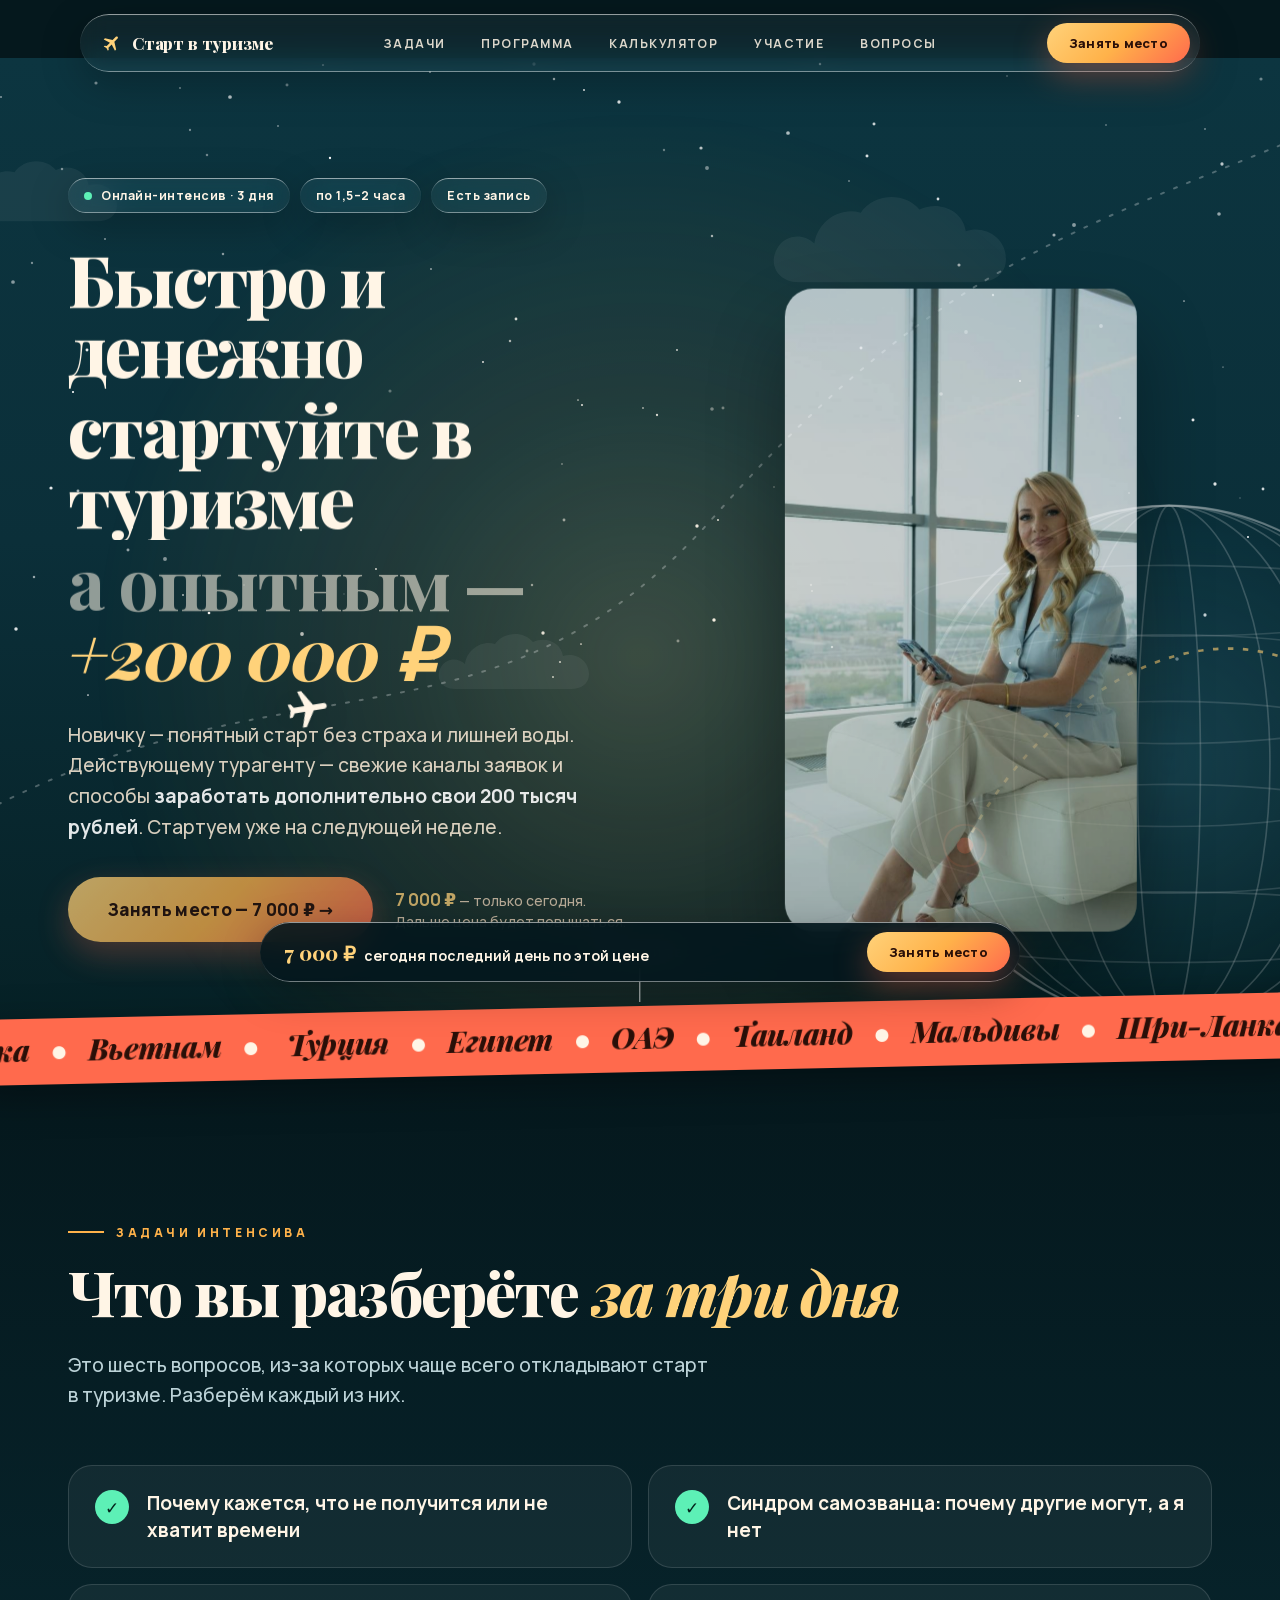
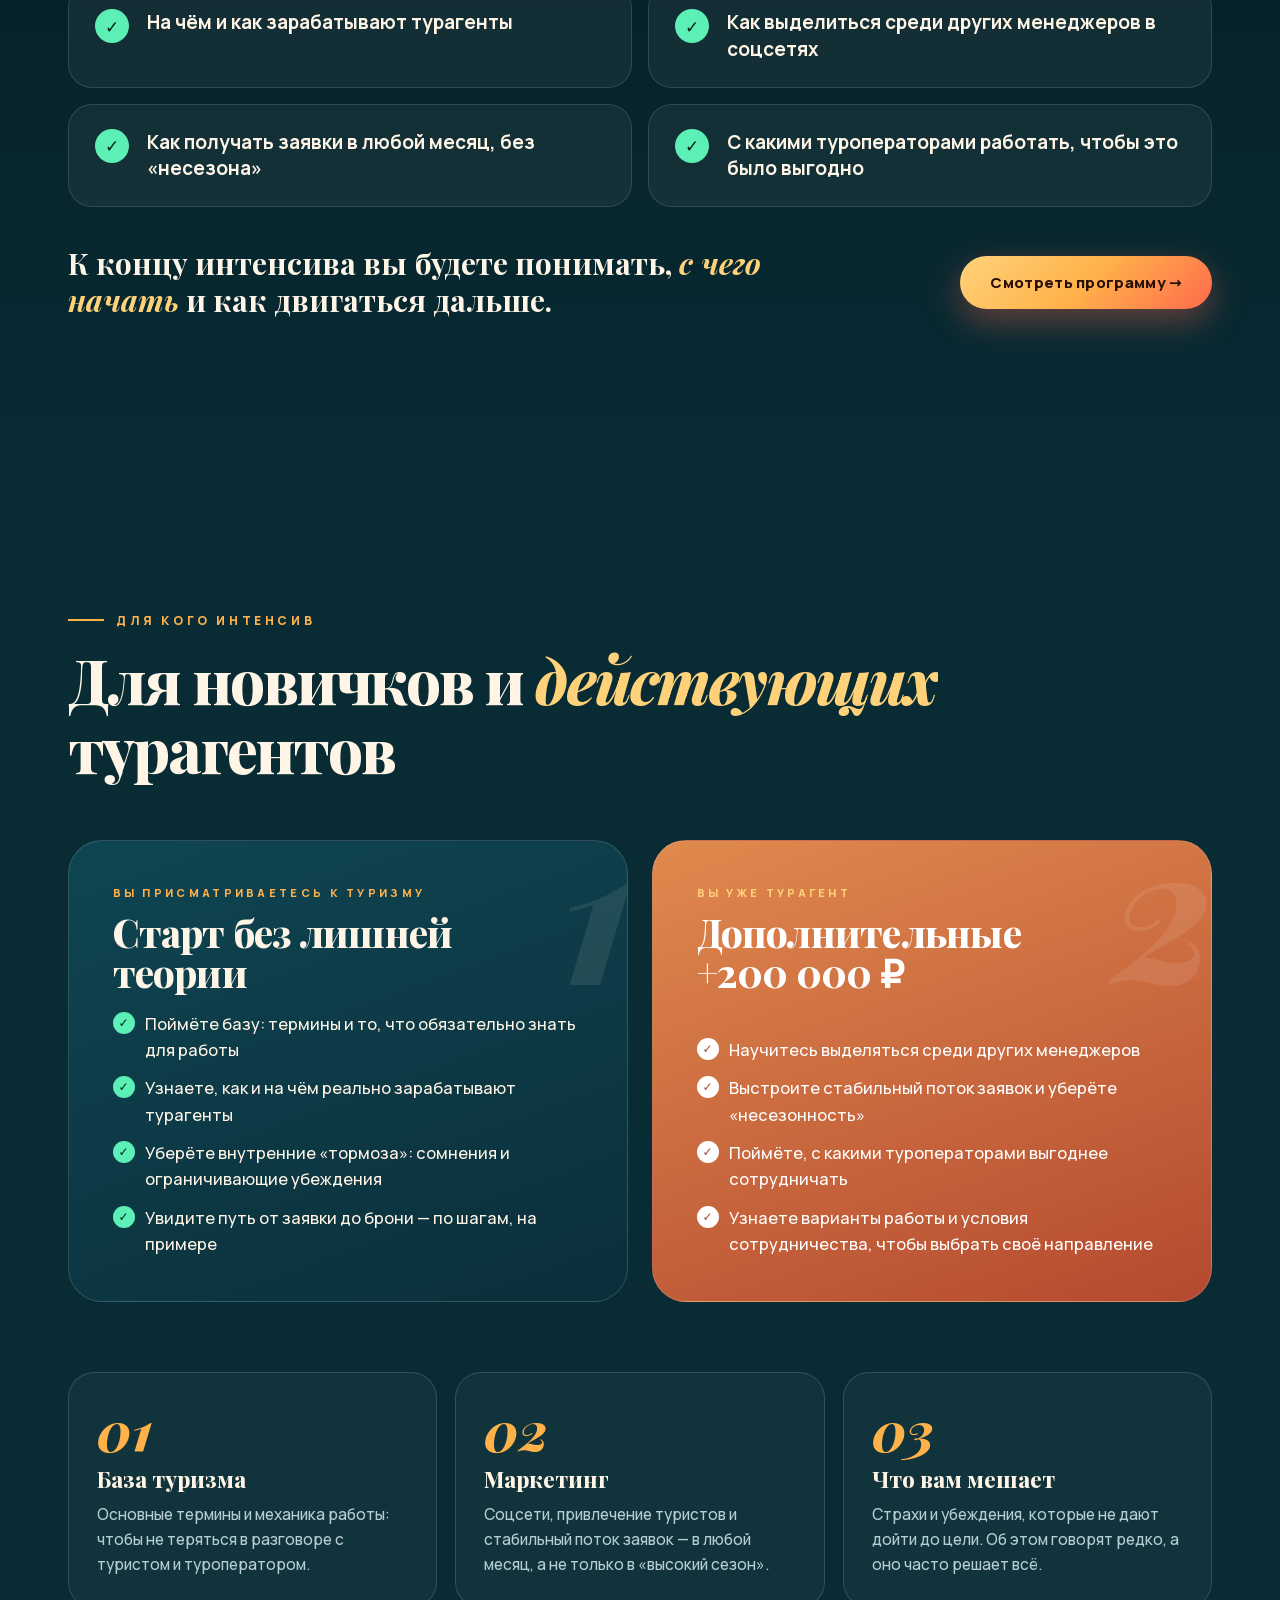
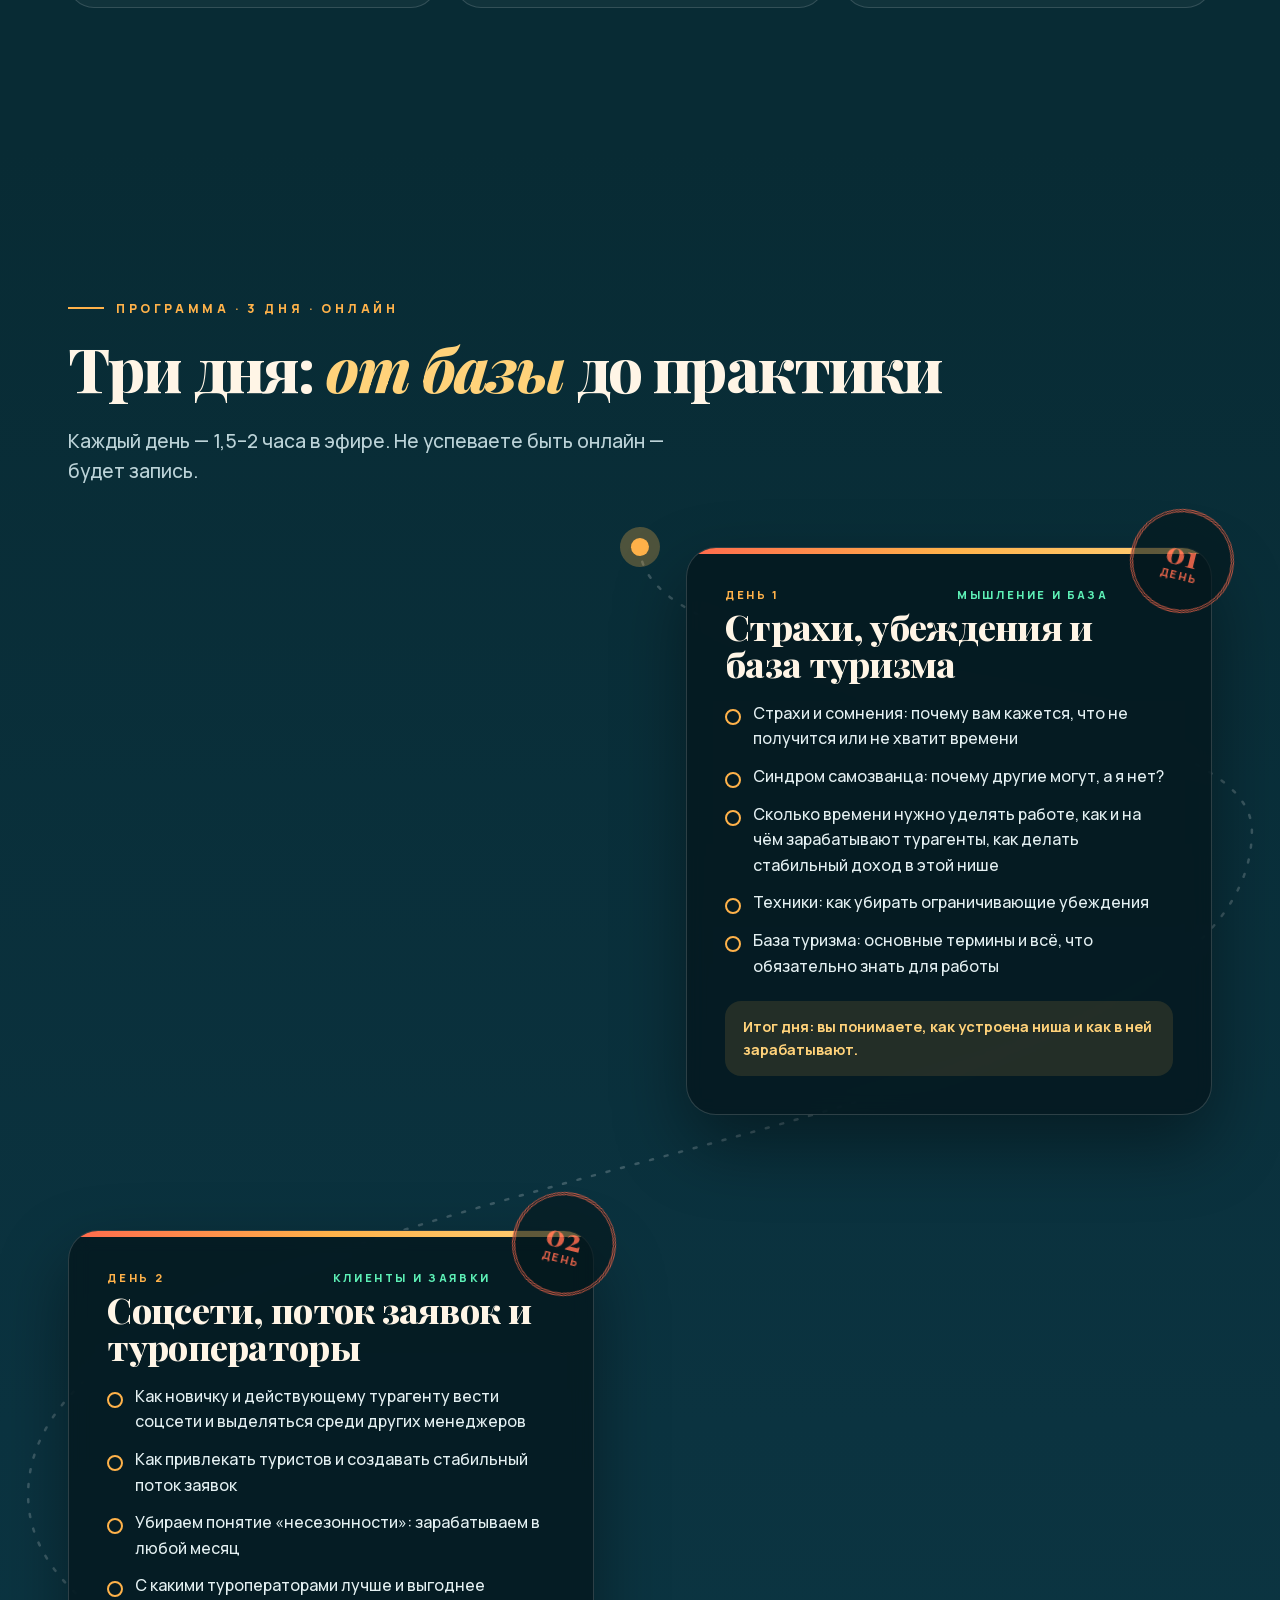
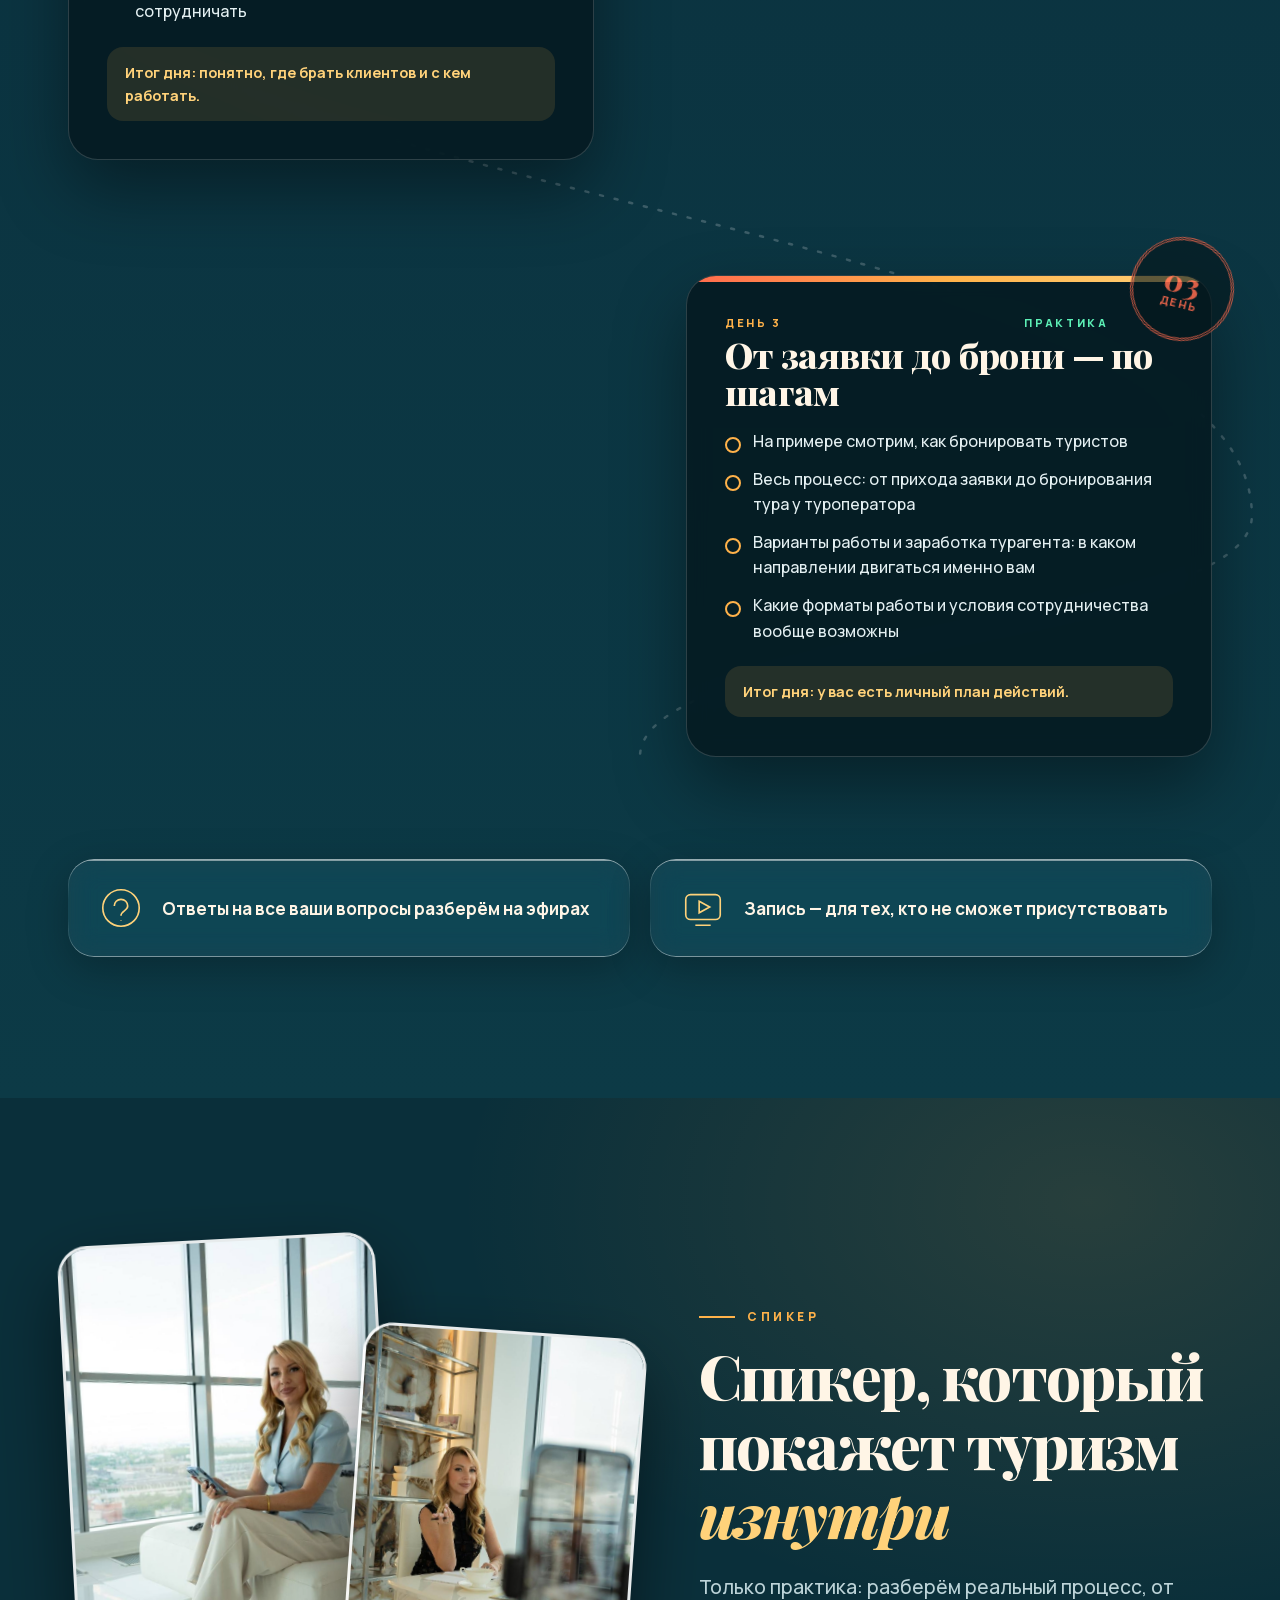
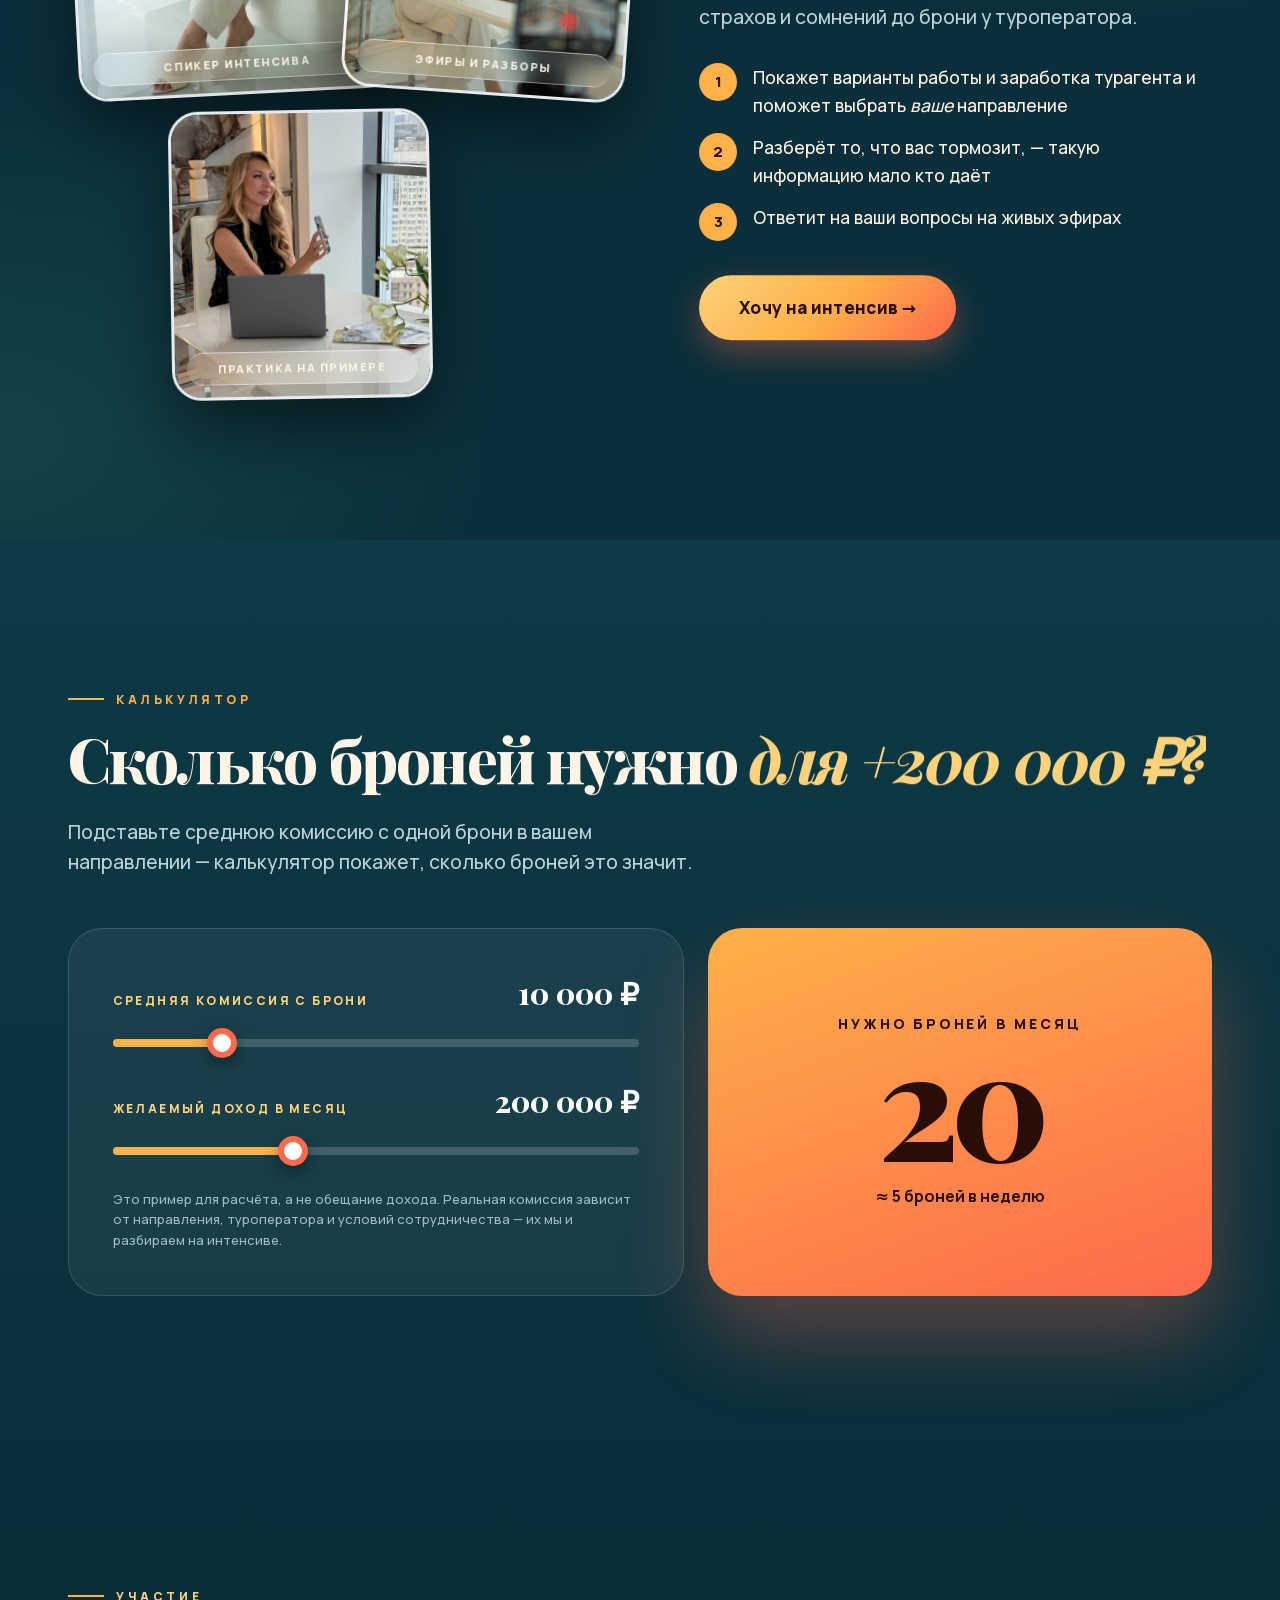
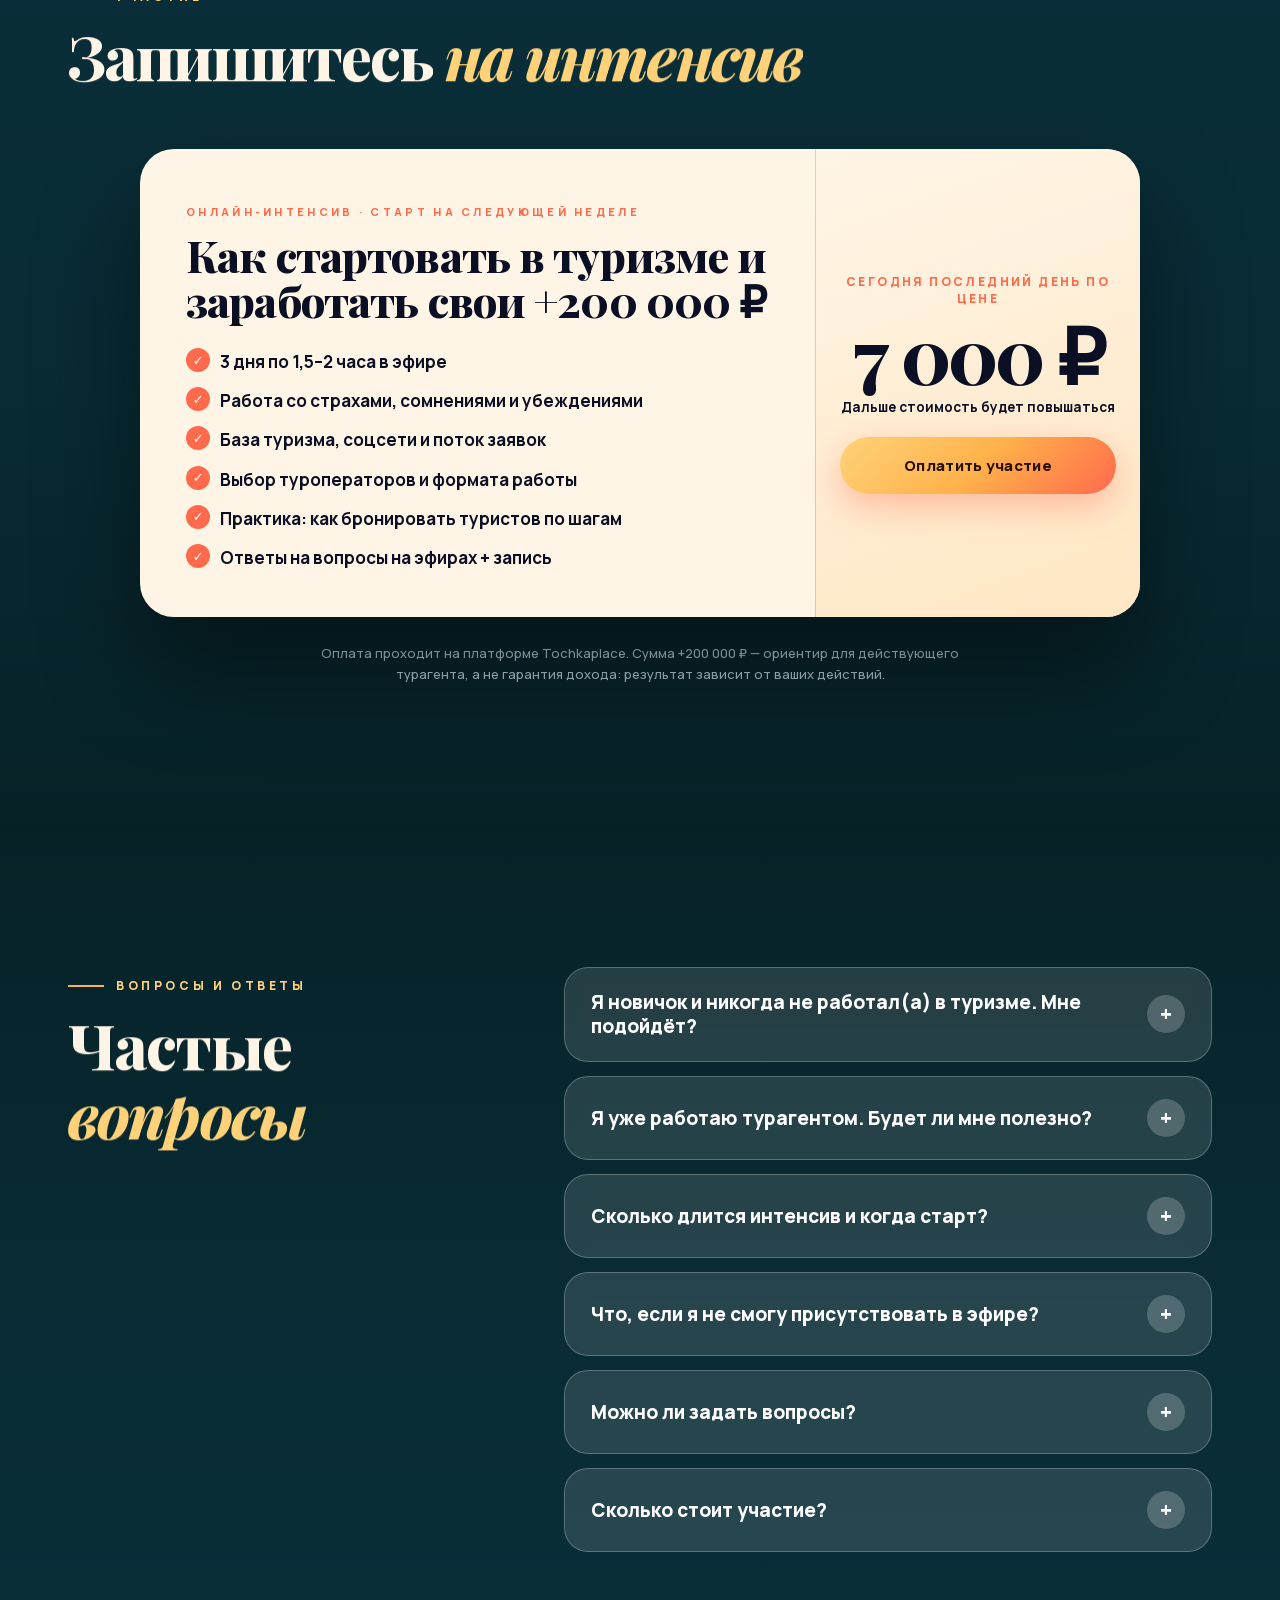
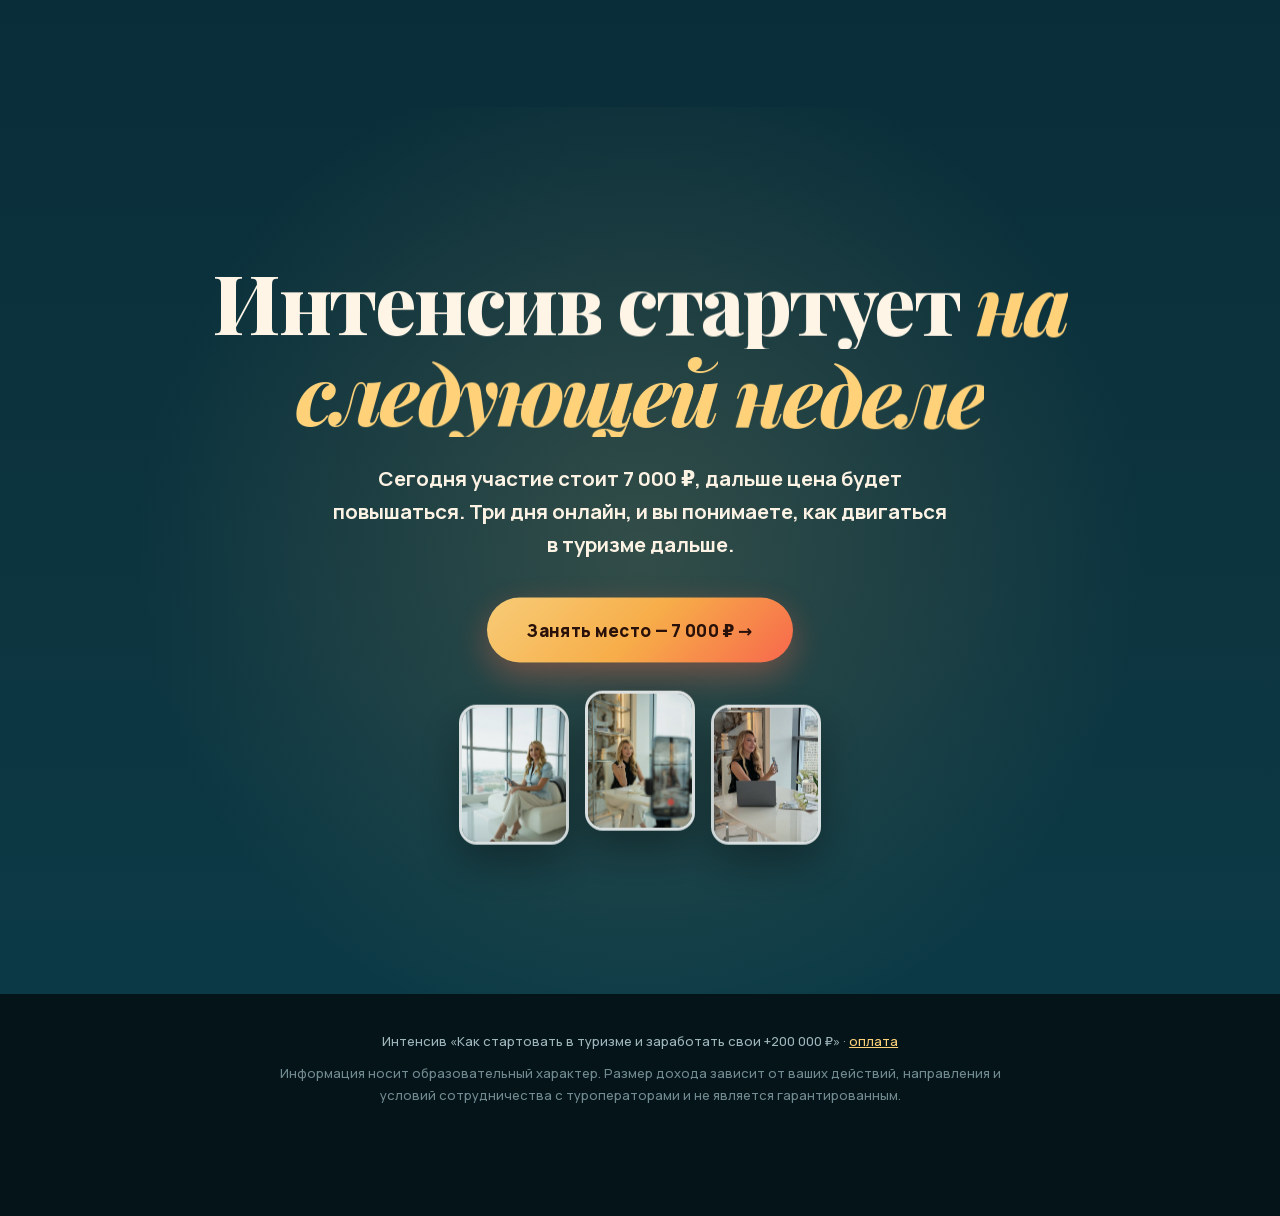
<file: intensive/index.html>
<!doctype html>
<html lang="ru">
<head>
<meta charset="utf-8">
<meta name="viewport" content="width=device-width,initial-scale=1">
<title>Интенсив для турагентов: быстрый старт в туризме и +200&nbsp;000&nbsp;₽ · 3 дня онлайн</title>
<meta name="description" content="3-дневный онлайн-интенсив: как новичку быстро и денежно стартовать в туризме, а действующему турагенту — добавить свои 200&nbsp;000&nbsp;₽. База туризма, соцсети, поток заявок, туроператоры и практика бронирования. 7&nbsp;000&nbsp;₽.">
<meta property="og:title" content="Интенсив: как стартовать в туризме и заработать +200&nbsp;000&nbsp;₽">
<meta property="og:description" content="3 дня по 1,5–2 часа онлайн. База, маркетинг, туроператоры и практика бронирования. Есть запись.">
<link rel="stylesheet" href="assets/fonts/fonts.css">
<style>
:root{
  --night:#05181d; --navy:#082b34; --indigo:#0c3540; --plum:#0a2f3a;
  --coral:#ff6a4d; --sun:#ffb24a; --gold:#ffd27a; --sky:#6fd6ff; --mint:#5df0b6;
  --cream:#fff5e6; --sand:#f6e9d3; --ink:#0a0f24; --mut:#8d93b8;
  --serif:'Playfair Display',Georgia,serif; --sans:'Manrope',system-ui,sans-serif;
}
*{box-sizing:border-box;margin:0;padding:0}
html{overflow-x:hidden;overflow-x:clip;scroll-behavior:auto}
html.lenis,html.lenis body{height:auto}
.lenis.lenis-smooth{scroll-behavior:auto!important}
body{font:500 17px/1.6 var(--sans);color:var(--cream);background:var(--night);overflow-x:hidden;overflow-x:clip;-webkit-font-smoothing:antialiased}
body.lock{overflow:hidden}
a{color:inherit}img{display:block;max-width:100%}svg{display:block}
::selection{background:var(--coral);color:#fff}
.wrap{max-width:1240px;margin:0 auto;padding:0 clamp(18px,4vw,48px)}
section{position:relative}

/* liquid glass (idea: Wanderful prompt) */
.glass{position:relative;background:rgba(255,255,255,.055);background-blend-mode:luminosity;backdrop-filter:blur(14px) saturate(1.3);-webkit-backdrop-filter:blur(14px) saturate(1.3);box-shadow:inset 0 1px 1px rgba(255,255,255,.14),0 12px 40px rgba(0,0,0,.25)}
.glass::before{content:"";position:absolute;inset:0;border-radius:inherit;padding:1.3px;background:linear-gradient(180deg,rgba(255,255,255,.5),rgba(255,255,255,.12) 22%,rgba(255,255,255,0) 42%,rgba(255,255,255,0) 60%,rgba(255,255,255,.14) 80%,rgba(255,255,255,.45));-webkit-mask:linear-gradient(#fff 0 0) content-box,linear-gradient(#fff 0 0);-webkit-mask-composite:xor;mask-composite:exclude;pointer-events:none}

/* loader */
.loader{position:fixed;inset:0;z-index:100;background:var(--night);display:grid;place-items:center;color:var(--cream);text-align:center;overflow:hidden}
.loader .lane{position:relative;width:min(420px,78vw);height:60px;margin:0 auto}
.loader .lane i{position:absolute;left:0;right:0;top:50%;border-top:2px dashed rgba(255,255,255,.28)}
.loader .lane svg{position:absolute;left:0;top:50%;width:46px;height:46px;margin-top:-23px;transform:rotate(90deg);fill:var(--gold)}
.loader p{font:700 12px var(--sans);letter-spacing:.42em;text-transform:uppercase;opacity:.75;margin-top:14px}
.progress{position:fixed;left:0;top:0;height:3px;width:100%;background:linear-gradient(90deg,var(--coral),var(--sun),var(--gold));transform-origin:0 50%;transform:scaleX(0);z-index:80}

/* nav */
nav{position:fixed;top:14px;left:50%;transform:translateX(-50%);width:min(1120px,calc(100% - 24px));z-index:70;display:flex;align-items:center;justify-content:space-between;padding:9px 10px 9px 22px;border-radius:99px;transition:background .4s}
nav.solid{background:rgba(4,23,29,.82)}
.logo{font:800 17px/1 var(--serif);text-decoration:none;display:flex;align-items:center;gap:10px;letter-spacing:-.01em}
.logo svg{width:20px;height:20px;fill:var(--gold);transform:rotate(45deg)}
nav ul{display:flex;gap:6px;list-style:none}
nav ul a{display:block;text-decoration:none;font:700 12px var(--sans);letter-spacing:.12em;text-transform:uppercase;padding:9px 15px;border-radius:99px;opacity:.85;transition:.2s}
nav ul a:hover{background:rgba(255,255,255,.1);opacity:1}
.btn{position:relative;display:inline-flex;align-items:center;justify-content:center;gap:10px;font:800 15px var(--sans);letter-spacing:.02em;text-decoration:none;color:#2a0f08;background:linear-gradient(135deg,var(--gold),var(--sun) 50%,var(--coral));padding:16px 30px;border-radius:99px;border:0;cursor:pointer;overflow:hidden;box-shadow:0 12px 34px rgba(255,106,77,.38);transition:transform .25s,box-shadow .25s}
.btn:hover{transform:translateY(-3px) scale(1.02);box-shadow:0 18px 46px rgba(255,106,77,.55)}
.btn::after{content:"";position:absolute;top:0;bottom:0;width:60px;left:-90px;background:linear-gradient(90deg,transparent,rgba(255,255,255,.6),transparent);transform:skewX(-20deg);animation:shine 3.4s infinite}
@keyframes shine{0%,55%{left:-90px}100%{left:130%}}
.btn.lg{padding:21px 40px;font-size:17px}
.btn.sm{padding:11px 22px;font-size:13px}
.btn.line{background:none;color:var(--cream);box-shadow:inset 0 0 0 2px rgba(255,255,255,.3)}
.btn.line::after{display:none}
.btn.line:hover{background:#fff;color:var(--ink)}
@media(max-width:860px){nav ul{display:none}nav{padding:8px 8px 8px 18px}}

/* hero */
.hero{min-height:100svh;position:relative;overflow:hidden;padding:120px 0 90px;display:flex;align-items:center;background:linear-gradient(180deg,#0c3540 0%,#0b2f39 50%,#062126 100%)}
.stars{position:absolute;inset:0;pointer-events:none}
.stars i{position:absolute;width:2px;height:2px;border-radius:50%;background:#fff;animation:tw 3s ease-in-out infinite}
@keyframes tw{50%{opacity:.2;transform:scale(.6)}}
.sun{position:absolute;left:50%;bottom:-24vh;width:min(120vw,1200px);aspect-ratio:1;transform:translateX(-50%);border-radius:50%;background:radial-gradient(circle,rgba(255,210,122,.22) 0%,rgba(255,178,74,.1) 30%,rgba(255,106,77,0) 66%);filter:blur(6px)}
.cloud{position:absolute;color:rgba(255,255,255,.06);pointer-events:none;will-change:transform}
.horizon{position:absolute;left:-4%;right:-4%;bottom:-2px;height:22vh;pointer-events:none}
.horizon svg{width:100%;height:100%}
.hero-grid{position:relative;z-index:5;display:grid;grid-template-columns:1.08fr .92fr;gap:clamp(20px,4vw,60px);align-items:center;width:100%}
.chips{display:flex;flex-wrap:wrap;gap:10px;margin-bottom:26px}
.chip{display:inline-flex;align-items:center;gap:9px;padding:9px 16px;border-radius:99px;font:700 12.5px var(--sans);letter-spacing:.04em}
.chip i{width:8px;height:8px;border-radius:50%;background:var(--mint);box-shadow:0 0 0 0 rgba(93,240,182,.7);animation:pulse 2s infinite}
@keyframes pulse{70%{box-shadow:0 0 0 12px rgba(93,240,182,0)}100%{box-shadow:0 0 0 0 rgba(93,240,182,0)}}
h1{font:800 clamp(38px,5.6vw,86px)/.98 var(--serif);letter-spacing:-.03em}
h1 .l{display:block;overflow:hidden;padding:.04em 0 .1em}
h1 .l>span{display:inline-block;will-change:transform}
h1 .mut{color:rgba(255,245,230,.55);font-weight:700}
h1 em{font-style:italic;font-weight:800;color:var(--gold)}
.lead{font-size:clamp(17px,1.5vw,20px);max-width:560px;margin:26px 0 30px;color:#f1e3d0}
.lead b{color:#fff}
.cta-row{display:flex;gap:16px 22px;align-items:center;flex-wrap:wrap}
.price-note{font-size:14px;color:#f3d9bf;max-width:300px;line-height:1.4}
.price-note b{color:var(--gold);font-size:17px}
.visual{position:relative;height:min(76svh,700px);min-height:470px}
.globe{position:absolute;left:50%;top:50%;width:128%;aspect-ratio:1;transform:translate(-50%,-50%);opacity:.9}
.arch{position:absolute;left:50%;bottom:0;width:70%;height:94%;transform:translateX(-50%);border-radius:28px;overflow:hidden;box-shadow:0 40px 80px rgba(0,0,0,.45)}
.arch img{width:100%;height:112%;object-fit:cover;object-position:62% 30%;will-change:transform}
.pass{position:absolute;left:-4%;bottom:7%;z-index:4;padding:16px 18px;border-radius:20px;font-size:12px;width:min(270px,62%);will-change:transform}
.pass.glass,.tag3.glass{background:rgba(4,23,29,.82);backdrop-filter:blur(18px) saturate(1.2);-webkit-backdrop-filter:blur(18px) saturate(1.2);color:#fff}
.pass .r{color:#e8ebff}
.pass b{display:block;font:800 22px/1.05 var(--serif);margin:3px 0 10px}
.pass .r{display:flex;justify-content:space-between;gap:10px;font-weight:700;letter-spacing:.06em;text-transform:uppercase;font-size:10.5px;line-height:1.7;white-space:nowrap}
.pass .bar{height:26px;margin-top:10px;background:repeating-linear-gradient(90deg,#fff 0 2px,transparent 2px 4px,#fff 4px 5px,transparent 5px 9px);opacity:.8;border-radius:3px}
.tag3{position:absolute;right:-2%;top:12%;z-index:4;padding:14px 18px;border-radius:20px;text-align:center;will-change:transform}
.tag3 b{display:block;font:800 40px/1 var(--serif);color:var(--gold)}
.tag3 span{font-size:11px;letter-spacing:.14em;text-transform:uppercase;font-weight:700}
.planeflying{position:absolute;inset:0;pointer-events:none;z-index:4}
.planeflying svg{position:absolute;left:0;top:0;width:100%;height:100%;overflow:visible}
.planeflying .pl{fill:var(--cream);filter:drop-shadow(0 6px 10px rgba(0,0,0,.4))}
.scroll-cue{position:absolute;z-index:6;left:50%;bottom:22px;transform:translateX(-50%);font:700 11px var(--sans);letter-spacing:.3em;text-transform:uppercase;display:flex;flex-direction:column;align-items:center;gap:8px;opacity:.85}
.scroll-cue::after{content:"";width:1.5px;height:34px;background:#fff;transform-origin:top;animation:drip 2s infinite}
@keyframes drip{0%{transform:scaleY(0)}60%{transform:scaleY(1)}100%{transform:scaleY(1);opacity:0}}
@media(max-width:900px){.hero{padding:104px 0 90px}.hero-grid{grid-template-columns:1fr}.visual{order:-1;height:56svh;min-height:380px;max-width:480px;margin:0 auto;width:100%}.scroll-cue{display:none}.tag3{right:0}}

/* marquee */
.mq{background:var(--coral);color:#2a0f08;overflow:hidden;white-space:nowrap;padding:16px 0;transform:rotate(-1.2deg);margin:-18px -2vw 0;position:relative;z-index:6;box-shadow:0 10px 40px rgba(0,0,0,.35)}
.mq div{display:inline-block;font:800 clamp(18px,2.6vw,30px)/1 var(--serif);letter-spacing:-.01em;font-style:italic}
.mq span{margin:0 20px}.mq i{font-style:normal;color:var(--cream)}

/* common */
.sec{padding:clamp(90px,11vw,160px) 0}
.eyebrow{display:inline-flex;align-items:center;gap:12px;font:800 12px var(--sans);letter-spacing:.3em;text-transform:uppercase;color:var(--sun);margin-bottom:20px}
.eyebrow::before{content:"";width:36px;height:2px;background:var(--sun)}
h2{font:800 clamp(32px,4.8vw,72px)/1.02 var(--serif);letter-spacing:-.03em}
h2 em{font-style:italic;color:var(--gold)}
h2 .mut{color:rgba(255,245,230,.5)}
.sub{font-size:clamp(17px,1.5vw,20px);color:#bcd3d8;max-width:640px;margin-top:20px}
.rv{opacity:0;transform:translateY(50px)}
.wd{display:inline-block;overflow:hidden;vertical-align:top;padding-bottom:.1em;white-space:nowrap}
.wd>span{display:inline-block}

/* checklist */
.pains{background:linear-gradient(180deg,var(--night),var(--navy))}
.checks{margin-top:54px;display:grid;grid-template-columns:1fr 1fr;gap:16px}
.ck{display:flex;gap:18px;align-items:flex-start;padding:24px 26px;border-radius:24px;background:rgba(255,255,255,.05);border:1px solid rgba(255,255,255,.13);font:700 clamp(16px,1.5vw,19px)/1.4 var(--sans);transition:transform .4s cubic-bezier(.2,.8,.2,1),background .3s}
.ck:hover{transform:translateY(-5px);background:rgba(255,255,255,.08)}
.ck i{flex:0 0 34px;height:34px;border-radius:50%;background:var(--mint);color:#04231c;display:grid;place-items:center;font:900 17px/1 var(--sans);font-style:normal}
.board-after{margin-top:38px;display:flex;gap:20px 40px;align-items:center;justify-content:space-between;flex-wrap:wrap}
.board-after p{font:700 clamp(20px,2.4vw,30px)/1.25 var(--serif);max-width:720px}
.board-after p em{color:var(--gold)}
@media(max-width:760px){.checks{grid-template-columns:1fr}.ck{padding:20px}}

/* for whom */
.who{background:var(--navy)}
.who-grid{display:grid;grid-template-columns:1fr 1fr;gap:24px;margin-top:54px}
.pcard{position:relative;border-radius:34px;padding:clamp(28px,3.4vw,50px);background:linear-gradient(160deg,#0f4552,#0a2f3a);border:1px solid rgba(255,255,255,.14);overflow:hidden;min-height:380px;display:flex;flex-direction:column;transition:transform .5s cubic-bezier(.2,.8,.2,1)}
.pcard:hover{transform:translateY(-10px) rotate(-.5deg)}
.pcard.b{background:linear-gradient(160deg,#e08a4e,#b4492f);color:#fff}
.pcard .no{position:absolute;right:-6px;top:-30px;font:800 190px/1 var(--serif);font-style:italic;opacity:.09}
.pcard .k{font:800 11px var(--sans);letter-spacing:.3em;text-transform:uppercase;color:var(--sun)}
.pcard.b .k{color:var(--gold)}
.pcard h3{font:800 clamp(26px,3vw,42px)/1.05 var(--serif);letter-spacing:-.02em;margin:12px 0 18px}
.pcard ul{list-style:none;display:grid;gap:12px;margin-top:auto}
.pcard li{padding-left:32px;position:relative;font-size:16.5px}
.pcard li::before{content:"✓";position:absolute;left:0;top:1px;width:22px;height:22px;border-radius:50%;background:var(--mint);color:#04231c;display:grid;place-items:center;font:900 12px/1 var(--sans)}
.pcard.b li::before{background:#fff;color:#a8452f}
.pillars{display:grid;grid-template-columns:repeat(3,1fr);gap:18px;margin-top:70px}
.pil{padding:30px 28px;border-radius:26px;border:1px solid rgba(255,255,255,.14);background:rgba(255,255,255,.04)}
.pil b{display:block;font:800 54px/1 var(--serif);font-style:italic;color:var(--sun);margin-bottom:10px}
.pil h4{font:800 22px/1.15 var(--serif);margin-bottom:10px}
.pil p{color:#b6cdd2;font-size:15.5px}
@media(max-width:900px){.who-grid,.pillars{grid-template-columns:1fr}.pcard{min-height:0}}

/* route */
.prog{background:linear-gradient(180deg,#082b34,#0b3340 50%,#0c3a46)}
.route{position:relative;margin-top:60px}
.route-svg{position:absolute;inset:0;width:100%;height:100%;pointer-events:none;overflow:visible}
.route-svg .base{fill:none;stroke:rgba(255,255,255,.2);stroke-width:2.5;stroke-dasharray:3 12;stroke-linecap:round}
.route-svg .done{fill:none;stroke:var(--sun);stroke-width:3.5;stroke-linecap:round}
.route-svg .dot{fill:var(--sun)}.route-svg .dot-g{fill:rgba(255,178,74,.28)}
.leg{position:relative;width:min(560px,46%);margin-bottom:clamp(70px,9vw,130px)}
.leg:nth-child(even){margin-left:auto}
.leg:last-child{margin-bottom:0}
.card{position:relative;border-radius:30px;padding:clamp(26px,3vw,40px);background:rgba(4,23,29,.8);border:1px solid rgba(255,255,255,.16);backdrop-filter:blur(10px);box-shadow:0 30px 70px rgba(0,0,0,.4);overflow:hidden}
.card::before{content:"";position:absolute;left:0;top:0;right:0;height:6px;background:linear-gradient(90deg,var(--coral),var(--sun),var(--gold))}
.card .fl{padding-right:64px;display:flex;justify-content:space-between;align-items:center;font:800 11px var(--sans);letter-spacing:.24em;text-transform:uppercase;color:var(--sun);margin-bottom:6px}
.card .fl span:last-child{color:var(--mint)}
.card h3{font:800 clamp(26px,2.8vw,38px)/1.05 var(--serif);letter-spacing:-.02em;margin:6px 0 18px}
.card ul{list-style:none;display:grid;gap:12px}
.card li{position:relative;padding-left:28px;font-size:16px;color:#e4f0f2}
.card li::before{content:"";position:absolute;left:0;top:.5em;width:12px;height:12px;border-radius:50%;border:2.5px solid var(--sun)}
.card .res{margin-top:22px;padding:14px 18px;border-radius:16px;background:rgba(255,178,74,.12);font-weight:700;font-size:14.5px;color:var(--gold)}
.stamp{position:absolute;z-index:3;right:-22px;top:-38px;width:104px;height:104px;background:rgba(4,23,29,.75);border-radius:50%;border:3px double var(--coral);color:var(--coral);display:grid;place-items:center;text-align:center;font:800 11px/1.2 var(--sans);letter-spacing:.14em;text-transform:uppercase;transform:rotate(14deg);opacity:.85;pointer-events:none}
.stamp b{display:block;font:800 30px/1 var(--serif)}
.bonus{margin-top:clamp(70px,8vw,110px);display:grid;grid-template-columns:1fr 1fr;gap:20px}
.bn{padding:26px 30px;border-radius:26px;display:flex;gap:18px;align-items:center;font-weight:700;font-size:17px}
.bn svg{flex:0 0 46px;width:46px;height:46px;stroke:var(--gold);fill:none;stroke-width:1.7}
@media(max-width:900px){
  .route{padding-left:36px}
  .leg,.leg:nth-child(even){width:100%;margin-left:0}
  .bonus{grid-template-columns:1fr}
  .stamp{width:76px;height:76px;font-size:8.5px;right:8px;top:-30px}.stamp b{font-size:20px}
  .card .fl{padding-right:0;flex-direction:column;align-items:flex-start;gap:2px;margin-top:22px}
}

/* speaker */
.spk{background:radial-gradient(900px 600px at 85% 10%,rgba(255,178,74,.12),transparent 70%),radial-gradient(700px 500px at 0% 90%,rgba(93,240,182,.1),transparent 70%),#0a2f3a;overflow:hidden}
.spk-grid{display:grid;grid-template-columns:1.05fr .95fr;gap:clamp(30px,5vw,80px);align-items:center}
.photos{position:relative;height:clamp(520px,64vw,760px)}
.ph{position:absolute;overflow:hidden;border-radius:30px;border:3px solid rgba(255,255,255,.9);box-shadow:0 30px 70px rgba(0,0,0,.5);will-change:transform}
.ph img{width:100%;height:116%;object-fit:cover}
.ph.a{left:0;top:0;width:56%;height:60%;transform:rotate(-3deg)}
.ph.b{right:0;top:12%;width:50%;height:48%;transform:rotate(4deg)}
.ph.c{left:18%;bottom:0;width:46%;height:38%;transform:rotate(-1deg);z-index:2}
.ph .cap{position:absolute;left:12px;bottom:12px;right:12px;z-index:3;padding:9px 14px;border-radius:99px;font:800 11px var(--sans);letter-spacing:.14em;text-transform:uppercase;text-align:center}
.spk .pts{list-style:none;display:grid;gap:14px;margin:30px 0 34px}
.spk .pts li{display:flex;gap:16px;align-items:flex-start;font-size:17.5px}
.spk .pts b{flex:0 0 38px;height:38px;border-radius:50%;background:var(--sun);color:#2a0f08;display:grid;place-items:center;font:800 15px var(--sans)}
@media(max-width:900px){.spk-grid{grid-template-columns:1fr}.photos{height:560px;max-width:520px;margin:0 auto;width:100%}}

/* calc */
.calc{background:linear-gradient(180deg,#0c3a46,#0a2f3a)}
.calc-box{margin-top:50px;display:grid;grid-template-columns:1.1fr .9fr;gap:24px;align-items:stretch}
.cb{border-radius:34px;padding:clamp(26px,3.4vw,50px)}
.cb.l{background:rgba(255,255,255,.06);border:1px solid rgba(255,255,255,.14)}
.cb.r{background:linear-gradient(160deg,#ffb24a,#ff6a4d);color:#2a0f08;display:flex;flex-direction:column;justify-content:center;text-align:center;box-shadow:0 40px 90px rgba(255,106,77,.35)}
.cb label{display:flex;justify-content:space-between;align-items:baseline;font:800 12px var(--sans);letter-spacing:.2em;text-transform:uppercase;color:var(--gold);margin-bottom:14px}
.cb label output{font:800 30px var(--serif);color:#fff;letter-spacing:0;text-transform:none}
input[type=range]{-webkit-appearance:none;appearance:none;width:100%;height:8px;border-radius:8px;background:linear-gradient(90deg,var(--sun) var(--p,40%),rgba(255,255,255,.18) var(--p,40%));outline:none;margin-bottom:34px}
input[type=range]::-webkit-slider-thumb{-webkit-appearance:none;width:30px;height:30px;border-radius:50%;background:#fff;border:6px solid var(--coral);cursor:pointer;box-shadow:0 6px 16px rgba(0,0,0,.4)}
input[type=range]::-moz-range-thumb{width:20px;height:20px;border-radius:50%;background:#fff;border:6px solid var(--coral);cursor:pointer}
.cb.r .big{font:800 clamp(80px,12vw,150px)/.9 var(--serif);letter-spacing:-.05em}
.cb.r .t{font:800 14px var(--sans);letter-spacing:.2em;text-transform:uppercase}
.cb.r p{margin-top:16px;font-weight:700;font-size:16px}
.fine{margin-top:20px;font-size:13px;color:#9fbcc2;max-width:640px}
@media(max-width:900px){.calc-box{grid-template-columns:1fr}}

/* offer */
.offer{background:linear-gradient(180deg,#0a2f3a,#082b34 55%,#062126)}
.ticket{position:relative;max-width:1000px;margin:56px auto 0;display:grid;grid-template-columns:1.35fr .65fr;border-radius:34px;background:var(--cream);color:var(--ink);box-shadow:0 50px 100px rgba(0,0,0,.45)}
.tk-l{padding:clamp(28px,3.6vw,52px)}
.tk-l .k{font:800 11px var(--sans);letter-spacing:.3em;text-transform:uppercase;color:var(--coral)}
.tk-l h3{font:800 clamp(28px,3.4vw,46px)/1.05 var(--serif);letter-spacing:-.02em;margin:10px 0 24px}
.tk-l ul{list-style:none;display:grid;gap:12px}
.tk-l li{padding-left:34px;position:relative;font-weight:700}
.tk-l li::before{content:"✓";position:absolute;left:0;top:0;width:24px;height:24px;border-radius:50%;background:var(--coral);color:#fff;display:grid;place-items:center;font-size:13px}
.tk-r{border-left:1px solid rgba(10,15,36,.15);padding:clamp(26px,3vw,44px) 24px;display:flex;flex-direction:column;justify-content:center;text-align:center;background:linear-gradient(160deg,#fff5e6,#ffe7c4);border-radius:0 34px 34px 0}
.tk-r .was{font:800 12px var(--sans);letter-spacing:.2em;text-transform:uppercase;color:var(--coral)}
.tk-r .pr{font:800 clamp(52px,6vw,78px)/1 var(--serif);letter-spacing:-.04em;margin:8px 0 6px}
.tk-r small{font-size:13.5px;line-height:1.4;margin-bottom:20px;font-weight:700}
.tk-r .btn{width:100%;padding:18px 12px;font-size:15px}
.offer .fine{margin:26px auto 0;text-align:center;color:#a9c6cc}
@media(max-width:860px){.ticket{grid-template-columns:1fr}.tk-r{border-left:0;border-top:1px solid rgba(10,15,36,.15);border-radius:0 0 34px 34px}}

/* faq */
.faq{background:linear-gradient(180deg,#062126,#082b34 50%,#0a2f3a)}
.faq-grid{display:grid;grid-template-columns:.8fr 1.2fr;gap:clamp(30px,5vw,80px)}
.qa{border-radius:24px;background:rgba(255,255,255,.12);backdrop-filter:blur(8px);border:1px solid rgba(255,255,255,.25);margin-bottom:14px;overflow:hidden}
.qa button{width:100%;text-align:left;background:none;border:0;cursor:pointer;display:flex;justify-content:space-between;align-items:center;gap:18px;padding:22px 26px;color:#fff;font:800 clamp(16px,1.5vw,19px)/1.3 var(--sans)}
.qa button i{flex:0 0 38px;height:38px;border-radius:50%;background:rgba(255,255,255,.2);display:grid;place-items:center;font-style:normal;font-size:22px;transition:transform .4s,background .3s}
.qa.on button i{transform:rotate(45deg);background:var(--gold);color:var(--ink)}
.qa .a{height:0;overflow:hidden}
.qa .a div{padding:0 26px 24px;color:#d4e8eb;font-size:16px}
@media(max-width:900px){.faq-grid{grid-template-columns:1fr}}

/* final */
.final{background:linear-gradient(180deg,#0a2f3a,#0c3540 60%,#0b3a46);color:var(--cream);overflow:hidden;text-align:center;padding:clamp(100px,12vw,180px) 0}
.final .sunr{position:absolute;left:50%;top:50%;width:min(110vw,1100px);aspect-ratio:1;transform:translate(-50%,-50%);border-radius:50%;background:radial-gradient(circle,rgba(255,210,122,.16),rgba(255,210,122,0) 65%)}
.final .wrap{position:relative}
.final h2{font-size:clamp(36px,6.4vw,100px);line-height:.98}
.final h2 em{color:var(--gold)}
.final p{font-size:clamp(17px,1.6vw,21px);max-width:620px;margin:24px auto 36px;font-weight:700}
.final .mini{display:flex;gap:16px;justify-content:center;margin-top:40px;flex-wrap:wrap}
.final .mini img{width:110px;height:140px;object-fit:cover;border-radius:18px;border:3px solid rgba(255,255,255,.9);box-shadow:0 18px 40px rgba(0,0,0,.35)}
.final .mini img:nth-child(2){transform:translateY(-14px)}
footer{background:#041418;color:#9fb6bb;padding:36px 0 110px;font-size:13px;line-height:1.7;text-align:center}
footer a{color:var(--gold)}
footer .fine{max-width:760px;margin:10px auto 0;opacity:.7}

/* sticky bar */
.bar-s{position:fixed;left:50%;bottom:14px;transform:translate(-50%,160%);width:min(760px,calc(100% - 24px));z-index:75;display:flex;align-items:center;justify-content:space-between;gap:14px;padding:10px 10px 10px 24px;border-radius:99px;transition:transform .6s cubic-bezier(.2,.8,.2,1);background:rgba(4,23,29,.9)}
.bar-s.on{transform:translate(-50%,0)}
.bar-s span{font-weight:700;font-size:14px;line-height:1.25}
.bar-s b{font:800 20px var(--serif);color:var(--gold);margin-right:8px}
@media(max-width:600px){.bar-s{padding-left:16px}.bar-s span{font-size:12px}.bar-s b{display:block;margin:0}.btn.sm{padding:12px 16px;font-size:12.5px}}

/* mobile */
@media(max-width:760px){
  body{font-size:16px}
  .logo{font-size:15px}
  h1{font-size:clamp(34px,10vw,46px)}
  .btn{padding:15px 24px}.btn.lg{padding:18px 28px;font-size:16px}
  .chips{gap:8px}.chip{font-size:11.5px;padding:8px 13px}
  .pass{left:0;width:60%;padding:12px 14px}.pass b{font-size:18px}
  .tag3 b{font-size:30px}
  .mq{margin-top:-10px;padding:12px 0}
  .pcard .no{font-size:130px}
  .pil{padding:24px 22px}
  .photos{height:520px}
  .final .mini img{width:88px;height:112px}
}
@media (prefers-reduced-motion:reduce){.stars i,.chip i,.btn::after,.scroll-cue::after,.b-row .s.late{animation:none}}
</style>
</head>
<body>

<svg width="0" height="0" style="position:absolute" aria-hidden="true">
  <defs>
    <symbol id="plane" viewBox="0 0 24 24"><path d="M21 16v-2l-8-5V3.5c0-.83-.67-1.5-1.5-1.5S10 2.67 10 3.5V9l-8 5v2l8-2.5V19l-2 1.5V22l3.5-1 3.5 1v-1.5L13 19v-5.5l8 2.5z"/></symbol>
    <symbol id="cloud" viewBox="0 0 220 90"><path fill="currentColor" d="M20 70c-14 0-20-12-14-22 5-9 17-10 24-3 2-14 16-24 30-20 8-12 28-14 38-2 12-6 28 0 30 14 12-4 26 4 26 18 0 10-8 15-18 15z"/></symbol>
  </defs>
</svg>

<div class="loader" id="loader"><div>
  <div class="lane"><i></i><svg><use href="#plane"/></svg></div>
  <p>Загружаем страницу…</p>
</div></div>
<div class="progress"></div>

<nav id="nav" class="glass">
  <a class="logo" href="#top"><svg viewBox="0 0 24 24"><use href="#plane"/></svg>Старт в туризме</a>
  <ul>
    <li><a href="#pains">Задачи</a></li>
    <li><a href="#prog">Программа</a></li>
    <li><a href="#calc">Калькулятор</a></li>
    <li><a href="#offer">Участие</a></li>
    <li><a href="#faq">Вопросы</a></li>
  </ul>
  <a class="btn sm" href="#offer">Занять место</a>
</nav>

<!-- ===== HERO ===== -->
<header class="hero" id="top">
  <div class="stars" id="stars"></div>
  <div class="sun" data-d="14"></div>
  <svg class="cloud" data-d="30" style="left:-4%;top:9%;width:240px" viewBox="0 0 220 90"><use href="#cloud"/></svg>
  <svg class="cloud" data-d="52" style="left:60%;top:12%;width:340px" viewBox="0 0 220 90"><use href="#cloud"/></svg>
  <svg class="cloud" data-d="22" style="left:34%;top:58%;width:220px" viewBox="0 0 220 90"><use href="#cloud"/></svg>
  <div class="planeflying"><svg id="heroPath" viewBox="0 0 1000 700" preserveAspectRatio="none"><path id="hp" d="M-40 560C220 420 380 520 560 330S860 120 1060 40" fill="none" stroke="rgba(255,255,255,.28)" stroke-width="2" stroke-dasharray="3 11" stroke-linecap="round" vector-effect="non-scaling-stroke"/></svg><svg id="heroPlane" style="width:46px;height:46px;overflow:visible;left:0;top:0" viewBox="0 0 24 24"><use class="pl" href="#plane"/></svg></div>

  <div class="wrap hero-grid">
    <div class="copy">
      <div class="chips">
        <span class="chip glass"><i></i>Онлайн-интенсив · 3 дня</span>
        <span class="chip glass">по 1,5–2 часа</span>
        <span class="chip glass">Есть запись</span>
      </div>
      <h1>
        <span class="l"><span>Быстро и денежно</span></span>
        <span class="l"><span>стартуйте в туризме</span></span>
        <span class="l mut"><span>а опытным — <em>+200&nbsp;000&nbsp;₽</em></span></span>
      </h1>
      <p class="lead">Новичку — понятный старт без страха и лишней воды. Действующему турагенту — свежие каналы заявок и способы <b>заработать дополнительно свои 200 тысяч рублей</b>. Стартуем уже на следующей неделе.</p>
      <div class="cta-row">
        <a class="btn lg" href="#offer">Занять место — 7&nbsp;000&nbsp;₽ →</a>
        <div class="price-note"><b>7&nbsp;000&nbsp;₽</b> — только сегодня.<br>Дальше цена будет повышаться.</div>
      </div>
    </div>
    <div class="visual" id="visual">
      <svg class="globe" id="globe" viewBox="-200 -200 400 400" data-d="8">
        <defs><radialGradient id="gg"><stop offset="0" stop-color="rgba(111,214,255,.22)"/><stop offset="1" stop-color="rgba(111,214,255,0)"/></radialGradient></defs>
        <circle r="190" fill="url(#gg)"/>
        <g fill="none" stroke="rgba(255,255,255,.3)" stroke-width="1.2" id="meridians"></g>
        <g fill="none" stroke="rgba(255,255,255,.22)" stroke-width="1.2">
          <ellipse rx="190" ry="26" cy="-120"/><ellipse rx="190" ry="40" cy="-55"/><ellipse rx="190" ry="46"/><ellipse rx="190" ry="40" cy="55"/><ellipse rx="190" ry="26" cy="120"/>
        </g>
        <circle r="190" fill="none" stroke="rgba(255,255,255,.4)" stroke-width="1.6"/>
        <path d="M-150 60C-100 -40 20 -130 120 -60" fill="none" stroke="var(--gold)" stroke-width="2" stroke-dasharray="4 7"/>
        <g fill="var(--coral)"><circle cx="-150" cy="60" r="6"/><circle cx="120" cy="-60" r="6"/></g>
        <g fill="none" stroke="var(--coral)" stroke-width="1.5"><circle cx="-150" cy="60" r="12"><animate attributeName="r" values="6;22;6" dur="2.4s" repeatCount="indefinite"/><animate attributeName="opacity" values="1;0;1" dur="2.4s" repeatCount="indefinite"/></circle><circle cx="120" cy="-60" r="12"><animate attributeName="r" values="6;22;6" dur="2.4s" begin=".8s" repeatCount="indefinite"/><animate attributeName="opacity" values="1;0;1" dur="2.4s" begin=".8s" repeatCount="indefinite"/></circle></g>
      </svg>
      <div class="arch" data-d="6"><img src="assets/img/speaker-sofa.jpg" alt="Спикер интенсива"></div>
      <div class="pass glass" data-d="26">
        <div class="r"><span>Об интенсиве</span></div>
        <b>Онлайн, 3 дня</b>
        <div class="r"><span>Формат</span><span>1,5–2 часа в день</span></div>
        <div class="r"><span>Старт</span><span>На следующей неделе</span></div>
        <div class="r"><span>Запись</span><span>Есть</span></div>
      </div>
      <div class="tag3 glass" data-d="38"><b>3</b><span>дня<br>онлайн</span></div>
    </div>
  </div>
  <div class="scroll-cue">Листайте</div>
</header>

<div class="mq"><div id="mq">
  <span>Турция</span><i>●</i><span>Египет</span><i>●</i><span>ОАЭ</span><i>●</i><span>Таиланд</span><i>●</i><span>Мальдивы</span><i>●</i><span>Шри-Ланка</span><i>●</i><span>Вьетнам</span><i>●</i>
  <span>Турция</span><i>●</i><span>Египет</span><i>●</i><span>ОАЭ</span><i>●</i><span>Таиланд</span><i>●</i><span>Мальдивы</span><i>●</i><span>Шри-Ланка</span><i>●</i><span>Вьетнам</span><i>●</i>
</div></div>

<!-- ===== PAINS: checklist ===== -->
<section class="sec pains" id="pains">
  <div class="wrap">
    <span class="eyebrow">Задачи интенсива</span>
    <h2 data-split>Что вы разберёте <em>за три дня</em></h2>
    <p class="sub rv">Это шесть вопросов, из-за которых чаще всего откладывают старт в туризме. Разберём каждый из них.</p>
    <div class="checks">
      <div class="ck rv"><i>✓</i><span>Почему кажется, что не получится или не хватит времени</span></div>
      <div class="ck rv"><i>✓</i><span>Синдром самозванца: почему другие могут, а я нет</span></div>
      <div class="ck rv"><i>✓</i><span>На чём и как зарабатывают турагенты</span></div>
      <div class="ck rv"><i>✓</i><span>Как выделиться среди других менеджеров в соцсетях</span></div>
      <div class="ck rv"><i>✓</i><span>Как получать заявки в любой месяц, без «несезона»</span></div>
      <div class="ck rv"><i>✓</i><span>С какими туроператорами работать, чтобы это было выгодно</span></div>
    </div>
    <div class="board-after rv">
      <p>К концу интенсива вы будете понимать, <em>с чего начать</em> и как двигаться дальше.</p>
      <a class="btn" href="#prog">Смотреть программу →</a>
    </div>
  </div>
</section>

<!-- ===== FOR WHOM ===== -->
<section class="sec who" id="who">
  <div class="wrap">
    <span class="eyebrow">Для кого интенсив</span>
    <h2 data-split>Для новичков и <em>действующих</em> турагентов</h2>
    <div class="who-grid">
      <article class="pcard rv"><div class="no">1</div>
        <span class="k">Вы присматриваетесь к туризму</span>
        <h3>Старт без лишней теории</h3>
        <ul>
          <li>Поймёте базу: термины и то, что обязательно знать для работы</li>
          <li>Узнаете, как и на чём реально зарабатывают турагенты</li>
          <li>Уберёте внутренние «тормоза»: сомнения и ограничивающие убеждения</li>
          <li>Увидите путь от заявки до брони — по шагам, на примере</li>
        </ul>
      </article>
      <article class="pcard b rv"><div class="no">2</div>
        <span class="k">Вы уже турагент</span>
        <h3>Дополнительные +200&nbsp;000&nbsp;₽</h3>
        <ul>
          <li>Научитесь выделяться среди других менеджеров</li>
          <li>Выстроите стабильный поток заявок и уберёте «несезонность»</li>
          <li>Поймёте, с какими туроператорами выгоднее сотрудничать</li>
          <li>Узнаете варианты работы и условия сотрудничества, чтобы выбрать своё направление</li>
        </ul>
      </article>
    </div>
    <div class="pillars">
      <div class="pil rv"><b>01</b><h4>База туризма</h4><p>Основные термины и механика работы: чтобы не теряться в разговоре с туристом и туроператором.</p></div>
      <div class="pil rv"><b>02</b><h4>Маркетинг</h4><p>Соцсети, привлечение туристов и стабильный поток заявок — в любой месяц, а не только в «высокий сезон».</p></div>
      <div class="pil rv"><b>03</b><h4>Что вам мешает</h4><p>Страхи и убеждения, которые не дают дойти до цели. Об этом говорят редко, а оно часто решает всё.</p></div>
    </div>
  </div>
</section>

<!-- ===== PROGRAM ===== -->
<section class="sec prog" id="prog">
  <div class="wrap">
    <span class="eyebrow">Программа · 3 дня · онлайн</span>
    <h2 data-split>Три дня: <em>от базы</em> до практики</h2>
    <p class="sub rv">Каждый день — 1,5–2 часа в эфире. Не успеваете быть онлайн — будет запись.</p>

    <div class="route" id="route">
      <svg class="route-svg" id="rsvg"><path class="base" id="rbase"/><path class="done" id="rdone"/><g id="rplane" style="display:none"><circle class="dot-g" r="20"/><circle class="dot" r="9"/></g></svg>

      <article class="leg"><div class="stamp"><div><b>01</b>день</div></div><div class="card rv">
        <div class="fl"><span>День 1</span><span>Мышление и база</span></div>
        <h3>Страхи, убеждения и база туризма</h3>
        <ul>
          <li>Страхи и сомнения: почему вам кажется, что не получится или не хватит времени</li>
          <li>Синдром самозванца: почему другие могут, а я нет?</li>
          <li>Сколько времени нужно уделять работе, как и на чём зарабатывают турагенты, как делать стабильный доход в этой нише</li>
          <li>Техники: как убирать ограничивающие убеждения</li>
          <li>База туризма: основные термины и всё, что обязательно знать для работы</li>
        </ul>
        <div class="res">Итог дня: вы понимаете, как устроена ниша и как в ней зарабатывают.</div>
      </div></article>

      <article class="leg"><div class="stamp"><div><b>02</b>день</div></div><div class="card rv">
        <div class="fl"><span>День 2</span><span>Клиенты и заявки</span></div>
        <h3>Соцсети, поток заявок и туроператоры</h3>
        <ul>
          <li>Как новичку и действующему турагенту вести соцсети и выделяться среди других менеджеров</li>
          <li>Как привлекать туристов и создавать стабильный поток заявок</li>
          <li>Убираем понятие «несезонности»: зарабатываем в любой месяц</li>
          <li>С какими туроператорами лучше и выгоднее сотрудничать</li>
        </ul>
        <div class="res">Итог дня: понятно, где брать клиентов и с кем работать.</div>
      </div></article>

      <article class="leg"><div class="stamp"><div><b>03</b>день</div></div><div class="card rv">
        <div class="fl"><span>День 3</span><span>Практика</span></div>
        <h3>От заявки до брони — по шагам</h3>
        <ul>
          <li>На примере смотрим, как бронировать туристов</li>
          <li>Весь процесс: от прихода заявки до бронирования тура у туроператора</li>
          <li>Варианты работы и заработка турагента: в каком направлении двигаться именно вам</li>
          <li>Какие форматы работы и условия сотрудничества вообще возможны</li>
        </ul>
        <div class="res">Итог дня: у вас есть личный план действий.</div>
      </div></article>
    </div>

    <div class="bonus">
      <div class="bn glass rv"><svg viewBox="0 0 48 48"><circle cx="24" cy="24" r="19"/><path d="M17 22c0-4 3-7 7-7s7 3 7 7c0 5-7 5-7 10M24 37v.5"/></svg>Ответы на все ваши вопросы разберём на эфирах</div>
      <div class="bn glass rv"><svg viewBox="0 0 48 48"><rect x="6" y="10" width="36" height="26" rx="5"/><path d="M20 17l11 6-11 6zM16 42h16"/></svg>Запись — для тех, кто не сможет присутствовать</div>
    </div>
  </div>
</section>

<!-- ===== SPEAKER ===== -->
<section class="sec spk" id="spk">
  <div class="wrap spk-grid">
    <div class="photos" id="photos">
      <div class="ph a rv"><img src="assets/img/speaker-sofa.jpg" alt="Спикер интенсива" style="object-position:62% 30%"><span class="cap glass">Спикер интенсива</span></div>
      <div class="ph b rv"><img src="assets/img/speaker-desk.jpg" alt="Спикер на эфире" style="object-position:40% 30%"><span class="cap glass">Эфиры и разборы</span></div>
      <div class="ph c rv"><img src="assets/img/speaker-laptop.jpg" alt="Спикер за работой" style="object-position:30% 22%"><span class="cap glass">Практика на примере</span></div>
    </div>
    <div>
      <span class="eyebrow">Спикер</span>
      <h2 data-split>Спикер, который покажет туризм <em>изнутри</em></h2>
      <!-- TODO: вставьте имя, опыт и регалии спикера -->
      <p class="sub rv">Только практика: разберём реальный процесс, от страхов и сомнений до брони у туроператора.</p>
      <ul class="pts">
        <li class="rv"><b>1</b><span>Покажет варианты работы и заработка турагента и поможет выбрать <i>ваше</i> направление</span></li>
        <li class="rv"><b>2</b><span>Разберёт то, что вас тормозит, — такую информацию мало кто даёт</span></li>
        <li class="rv"><b>3</b><span>Ответит на ваши вопросы на живых эфирах</span></li>
      </ul>
      <a class="btn lg rv" href="#offer">Хочу на интенсив →</a>
    </div>
  </div>
</section>

<!-- ===== CALC ===== -->
<section class="sec calc" id="calc">
  <div class="wrap">
    <span class="eyebrow">Калькулятор</span>
    <h2 data-split>Сколько броней нужно <em>для +200&nbsp;000&nbsp;₽?</em></h2>
    <p class="sub rv">Подставьте среднюю комиссию с одной брони в вашем направлении — калькулятор покажет, сколько броней это значит.</p>
    <div class="calc-box">
      <div class="cb l rv">
        <label>Средняя комиссия с брони <output id="oC">10 000&nbsp;₽</output></label>
        <input type="range" id="rC" min="3000" max="40000" step="500" value="10000">
        <label>Желаемый доход в месяц <output id="oG">200&nbsp;000&nbsp;₽</output></label>
        <input type="range" id="rG" min="50000" max="500000" step="10000" value="200000">
        <p class="fine" style="margin:0">Это пример для расчёта, а не обещание дохода. Реальная комиссия зависит от направления, туроператора и условий сотрудничества — их мы и разбираем на интенсиве.</p>
      </div>
      <div class="cb r rv">
        <div class="t">Нужно броней в месяц</div>
        <div class="big" id="oN">20</div>
        <p id="oW">≈ 5 броней в неделю</p>
      </div>
    </div>
  </div>
</section>

<!-- ===== OFFER ===== -->
<section class="sec offer" id="offer">
  <div class="wrap">
    <span class="eyebrow" style="color:var(--gold)">Участие</span>
    <h2 data-split>Запишитесь <em>на интенсив</em></h2>
    <div class="ticket rv">
      <div class="tk-l">
        <span class="k">Онлайн-интенсив · старт на следующей неделе</span>
        <h3>Как стартовать в туризме и заработать свои +200&nbsp;000&nbsp;₽</h3>
        <ul>
          <li>3 дня по 1,5–2 часа в эфире</li>
          <li>Работа со страхами, сомнениями и убеждениями</li>
          <li>База туризма, соцсети и поток заявок</li>
          <li>Выбор туроператоров и формата работы</li>
          <li>Практика: как бронировать туристов по шагам</li>
          <li>Ответы на вопросы на эфирах + запись</li>
        </ul>
      </div>
      <div class="tk-r">
        <div class="was">Сегодня последний день по цене</div>
        <div class="pr">7&nbsp;000&nbsp;₽</div>
        <small>Дальше стоимость будет повышаться</small>
        <a class="btn" href="https://tochkaplace.com/ia/048a7d1a-9e8b-41ab-84cd-babc0de480d4" target="_blank" rel="noopener">Оплатить участие</a>
        <div class="bar"></div>
      </div>
    </div>
    <p class="fine">Оплата проходит на платформе Tochkaplace. Сумма +200&nbsp;000&nbsp;₽ — ориентир для действующего турагента, а не гарантия дохода: результат зависит от ваших действий.</p>
  </div>
</section>

<!-- ===== FAQ ===== -->
<section class="sec faq" id="faq">
  <div class="wrap faq-grid">
    <div>
      <span class="eyebrow" style="color:var(--gold)">Вопросы и ответы</span>
      <h2 data-split>Частые <em>вопросы</em></h2>
    </div>
    <div>
      <div class="qa"><button type="button">Я новичок и никогда не работал(а) в туризме. Мне подойдёт?<i>+</i></button><div class="a"><div>Да. Интенсив рассчитан и на тех, кто только присматривается к сфере, и на действующих турагентов. Начнём с базы: терминов и того, как устроена работа.</div></div></div>
      <div class="qa"><button type="button">Я уже работаю турагентом. Будет ли мне полезно?<i>+</i></button><div class="a"><div>Да: разберём, как выделяться среди других менеджеров, создавать стабильный поток заявок, убирать «несезонность», выбирать выгодных туроператоров и варианты заработка.</div></div></div>
      <div class="qa"><button type="button">Сколько длится интенсив и когда старт?<i>+</i></button><div class="a"><div>Три дня по 1,5–2 часа онлайн. Стартуем уже на следующей неделе.</div></div></div>
      <div class="qa"><button type="button">Что, если я не смогу присутствовать в эфире?<i>+</i></button><div class="a"><div>Будет запись для тех, кто не сможет присутствовать.</div></div></div>
      <div class="qa"><button type="button">Можно ли задать вопросы?<i>+</i></button><div class="a"><div>Да, ответы на все ваши вопросы разберём на эфирах.</div></div></div>
      <div class="qa"><button type="button">Сколько стоит участие?<i>+</i></button><div class="a"><div>7&nbsp;000&nbsp;₽. Сегодня последний день по этой цене, дальше стоимость будет повышаться.</div></div></div>
    </div>
  </div>
</section>

<!-- ===== FINAL ===== -->
<section class="final" id="final">
  <div class="sunr"></div>
  <div class="wrap">
    <h2 data-split>Интенсив стартует <em>на следующей неделе</em></h2>
    <p class="rv">Сегодня участие стоит 7&nbsp;000&nbsp;₽, дальше цена будет повышаться. Три дня онлайн, и вы понимаете, как двигаться в туризме дальше.</p>
    <a class="btn lg rv" href="#offer">Занять место — 7&nbsp;000&nbsp;₽ →</a>
    <div class="mini rv"><img src="assets/img/speaker-sofa.jpg" alt="" style="object-position:62% 30%"><img src="assets/img/speaker-desk.jpg" alt="" style="object-position:40% 30%"><img src="assets/img/speaker-laptop.jpg" alt="" style="object-position:30% 22%"></div>
  </div>
</section>

<footer>
  <div class="wrap">
    <div>Интенсив «Как стартовать в туризме и заработать свои +200&nbsp;000&nbsp;₽» · <a href="https://tochkaplace.com/ia/048a7d1a-9e8b-41ab-84cd-babc0de480d4" target="_blank" rel="noopener">оплата</a></div>
    <p class="fine">Информация носит образовательный характер. Размер дохода зависит от ваших действий, направления и условий сотрудничества с туроператорами и не является гарантированным.</p>
  </div>
</footer>

<div class="bar-s glass" id="bars"><span><b>7&nbsp;000&nbsp;₽</b>сегодня последний день по этой цене</span><a class="btn sm" href="#offer">Занять место</a></div>

<script src="assets/js/gsap.min.js"></script>
<script src="assets/js/ScrollTrigger.min.js"></script>
<script src="assets/js/lenis.min.js"></script>
<script>
(function(){
  var reduce=matchMedia('(prefers-reduced-motion: reduce)').matches;
  var fine=matchMedia('(pointer:fine)').matches;
  var $=function(s,c){return (c||document).querySelector(s)},$$=function(s,c){return Array.prototype.slice.call((c||document).querySelectorAll(s))};
  if(!window.gsap){var L=$('#loader');L&&L.remove();$$('.rv').forEach(function(e){e.style.opacity=1;e.style.transform='none'});return}
  gsap.registerPlugin(ScrollTrigger);

  /* stars */
  var st=$('#stars'),sf='';
  for(var i=0;i<110;i++){var t=Math.random()*68;sf+='<i style="left:'+(Math.random()*100)+'%;top:'+t+'%;opacity:'+(.3+Math.random()*.7)+';animation-delay:'+(Math.random()*3)+'s;transform:scale('+(.6+Math.random()*1.4)+')"></i>'}
  st.innerHTML=sf;

  /* globe meridians */
  var mer=$('#meridians'),ms=[];
  for(var k=0;k<6;k++){var e=document.createElementNS('http://www.w3.org/2000/svg','ellipse');e.setAttribute('ry','190');e.setAttribute('rx','190');mer.appendChild(e);ms.push(e)}
  var ang=0;
  gsap.ticker.add(function(time,dt){ang+=dt*0.00035;for(var j=0;j<ms.length;j++){ms[j].setAttribute('rx',Math.abs(Math.cos(ang+j*Math.PI/6))*190)}});

  /* smooth scroll */
  var lenis=null;
  if(window.Lenis&&!reduce){
    lenis=new Lenis({lerp:.09});
    lenis.on('scroll',ScrollTrigger.update);
    gsap.ticker.add(function(t){lenis.raf(t*1000)});gsap.ticker.lagSmoothing(0);
    $$('a[href^="#"]').forEach(function(a){a.addEventListener('click',function(e){var tg=$(a.getAttribute('href'));if(tg){e.preventDefault();lenis.scrollTo(tg,{offset:-10})}})});
  }
  gsap.to('.progress',{scaleX:1,ease:'none',scrollTrigger:{start:0,end:'max',scrub:.3}});
  ScrollTrigger.create({start:60,onUpdate:function(s){$('#nav').classList.toggle('solid',s.scroll()>60)}});
  ScrollTrigger.create({trigger:'#offer',start:'top 80%',end:'bottom 40%',onToggle:function(s){$('#bars').dataset.hide=s.isActive?'1':''}});
  ScrollTrigger.create({start:700,onUpdate:function(s){$('#bars').classList.toggle('on',s.scroll()>700&&$('#bars').dataset.hide!=='1')}});
  ScrollTrigger.addEventListener('scrollEnd',function(){});

  /* split headings */
  $$('[data-split]').forEach(function(h){
    var out='';
    (function walk(n,tag){n.childNodes.forEach(function(c){
      if(c.nodeType===3){c.textContent.split(/([ \t\r\n]+)/).forEach(function(w){if(!w)return;out+=/^[ \t\r\n]+$/.test(w)?' ':(tag?'<'+tag+'>':'')+'<span class="wd"><span>'+w+'</span></span>'+(tag?'</'+tag+'>':'')})}
      else if(c.nodeName==='EM'){walk(c,'em')}
    })})(h);
    h.innerHTML=out;
  });
  $$('[data-split]').forEach(function(h){gsap.from($$('.wd>span',h),{yPercent:115,rotate:4,duration:1.1,ease:'expo.out',stagger:.06,scrollTrigger:{trigger:h,start:'top 88%',once:true}})});
  ScrollTrigger.batch('.rv',{start:'top 92%',once:true,onEnter:function(els){els.forEach(function(e){e._rd=1});gsap.to(els,{opacity:1,y:0,duration:1,ease:'power3.out',stagger:.1,overwrite:true})}});
  /* страховка: всё, что уже в зоне видимости или выше (например, после перезагрузки в середине страницы), показываем */
  function revealNow(){$$('.rv').forEach(function(e){if(e._rd)return;var r=e.getBoundingClientRect();if(r.top<innerHeight*.96){e._rd=1;gsap.to(e,{opacity:1,y:0,duration:.9,ease:'power3.out',overwrite:true})}})}
  ScrollTrigger.create({start:0,end:'max',onUpdate:revealNow});
  addEventListener('load',function(){setTimeout(revealNow,300)});

  /* marquee */
  var mqx=gsap.to('#mq',{xPercent:-50,ease:'none',duration:34,repeat:-1});
  ScrollTrigger.create({trigger:'.mq',start:'top bottom',end:'bottom top',onUpdate:function(s){mqx.timeScale(1+Math.abs(s.getVelocity()/300))}});

  /* path helper */
  function along(path,p){var L=path.getTotalLength(),a=path.getPointAtLength(L*p),b=path.getPointAtLength(Math.min(L,L*p+2));return {x:a.x,y:a.y,r:Math.atan2(b.y-a.y,b.x-a.x)*180/Math.PI}}

  /* ---- intro ---- */
  document.body.classList.add('lock');
  var lp=$('.loader .lane svg');
  var tl=gsap.timeline({defaults:{ease:'expo.out'},onComplete:function(){document.body.classList.remove('lock');ScrollTrigger.refresh();revealNow()}});
  tl.fromTo(lp,{x:0},{x:function(){return $('.loader .lane').offsetWidth-46},duration:1.2,ease:'power2.inOut'})
    .to('.loader',{clipPath:'circle(0% at 50% 100%)',duration:1.1,ease:'expo.inOut'},'+=.05')
    .set('.loader',{display:'none'})
    .from('nav',{y:-80,opacity:0,duration:1},'-=.5')
    .from('.chip',{y:20,opacity:0,stagger:.08,duration:.7},'-=.7')
    .from('h1 .l>span',{yPercent:115,rotate:3,duration:1.2,stagger:.12},'-=.6')
    .from('.lead,.cta-row',{y:30,opacity:0,stagger:.12,duration:.9},'-=.8')
    .from('.sun',{y:220,opacity:0,duration:1.8},'-=1.4')
    .from('.arch',{yPercent:20,opacity:0,duration:1.4},'-=1.4')
    .from('.globe',{scale:.5,opacity:0,duration:1.6},'-=1.4')
    .from('.pass,.tag3',{y:40,opacity:0,scale:.85,stagger:.15,duration:1,ease:'back.out(1.6)'},'-=.9');
  if(reduce)tl.progress(1);

  /* hero plane flight loop */
  var hp=$('#hp'),hpl=$('#heroPlane'),svg=$('#heroPath');
  function placeHero(p){
    var pt=along(hp,p),r=svg.getBoundingClientRect(),pr=svg.parentNode.getBoundingClientRect();
    var x=pt.x/1000*r.width,y=pt.y/700*r.height;
    gsap.set(hpl,{x:x-23,y:y-23,rotation:pt.r+90,transformOrigin:'50% 50%'});
  }
  var hv={p:0};
  gsap.fromTo(hv,{p:0},{p:1,duration:14,ease:'none',repeat:-1,onUpdate:function(){placeHero(hv.p)}});

  /* hero parallax: scroll + mouse (lerp, idea from Wanderful) */
  $$('.hero [data-d]').forEach(function(el){
    var d=+el.dataset.d;
    gsap.to(el,{y:-d*3.2,ease:'none',scrollTrigger:{trigger:'.hero',start:'top top',end:'bottom top',scrub:true}});
    if(fine){var qx=gsap.quickTo(el,'x',{duration:1.2,ease:'power3'});el._m=function(n){qx(-n*d*1.1)}}
  });
  if(fine)$('.hero').addEventListener('mousemove',function(e){var n=(e.clientX/innerWidth-.5)*2;$$('.hero [data-d]').forEach(function(el){el._m&&el._m(n)})});
  gsap.to('.hero .copy',{y:-80,opacity:.15,ease:'none',scrollTrigger:{trigger:'.hero',start:'top top',end:'bottom 20%',scrub:true}});
  gsap.to('.arch img',{yPercent:-6,ease:'none',scrollTrigger:{trigger:'.hero',start:'top top',end:'bottom top',scrub:true}});

  /* route */
  var route=$('#route'),rb=$('#rbase'),rd=$('#rdone'),rp=$('#rplane'),rsvg=$('#rsvg'),rtl=null;
  function buildRoute(){
    var W=route.offsetWidth,H=route.offsetHeight,mobile=innerWidth<=900,legs=$$('.leg',route),pts=[];
    var R=route.getBoundingClientRect();
    rsvg.setAttribute('viewBox','0 0 '+W+' '+H);
    var cx=mobile?22:W/2;
    pts.push([cx,0]);
    legs.forEach(function(l,i){var b=l.getBoundingClientRect();var y=b.top-R.top+b.height/2;var x=mobile?22:(i%2===0?b.right-R.left+40:b.left-R.left-40);pts.push([x,y])});
    pts.push([cx,H]);
    var d='M'+pts[0][0]+' '+pts[0][1];
    for(var i=1;i<pts.length;i++){var a=pts[i-1],b2=pts[i],my=(a[1]+b2[1])/2;d+=' C'+a[0]+' '+my+' '+b2[0]+' '+my+' '+b2[0]+' '+b2[1]}
    rb.setAttribute('d',d);rd.setAttribute('d',d);
    var L=rd.getTotalLength();rd.style.strokeDasharray=L;rd.style.strokeDashoffset=L;
    rp.style.display='block';
    if(rtl)rtl.scrollTrigger.kill();
    rtl=gsap.to({},{scrollTrigger:{trigger:route,start:'top 65%',end:'bottom 55%',scrub:.6,onUpdate:function(s){
      var p=s.progress;rd.style.strokeDashoffset=L*(1-p);
      var pt=along(rd,p);rp.setAttribute('transform','translate('+pt.x+','+pt.y+') rotate('+(pt.r+90)+')');
    }}});
  }
  addEventListener('load',function(){buildRoute();ScrollTrigger.refresh()});
  var rto;addEventListener('resize',function(){clearTimeout(rto);rto=setTimeout(function(){buildRoute();ScrollTrigger.refresh()},250)});

  /* photo parallax */
  $$('.ph img').forEach(function(im,i){gsap.fromTo(im,{yPercent:-6},{yPercent:6,ease:'none',scrollTrigger:{trigger:im.parentNode,start:'top bottom',end:'bottom top',scrub:true}})});

  /* calculator */
  var rC=$('#rC'),rG=$('#rG');
  function fmt(n){return n.toString().replace(/\B(?=(\d{3})+(?!\d))/g,' ')}
  function calc(){
    [rC,rG].forEach(function(r){r.style.setProperty('--p',((r.value-r.min)/(r.max-r.min)*100)+'%')});
    $('#oC').textContent=fmt(+rC.value)+' ₽';$('#oG').textContent=fmt(+rG.value)+' ₽';
    var n=Math.ceil(rG.value/rC.value),w=Math.max(1,Math.round(n/4.3));
    $('#oN').textContent=n;
    $('#oW').textContent='≈ '+w+' '+(w%10===1&&w%100!==11?'бронь':(w%10>=2&&w%10<=4&&(w%100<10||w%100>=20)?'брони':'броней'))+' в неделю';
  }
  rC.addEventListener('input',calc);rG.addEventListener('input',calc);calc();

  /* magnetic buttons */
  if(fine)$$('.btn.lg').forEach(function(b){
    b.addEventListener('mousemove',function(e){var r=b.getBoundingClientRect();gsap.to(b,{x:(e.clientX-r.left-r.width/2)*.14,y:(e.clientY-r.top-r.height/2)*.3,duration:.4})});
    b.addEventListener('mouseleave',function(){gsap.to(b,{x:0,y:0,duration:.6,ease:'elastic.out(1,.4)'})});
  });

  /* faq */
  $$('.qa').forEach(function(q){
    var a=$('.a',q),btn=$('button',q);
    btn.addEventListener('click',function(){
      var open=q.classList.contains('on');
      $$('.qa.on').forEach(function(o){if(o!==q){o.classList.remove('on');gsap.to($('.a',o),{height:0,duration:.5,ease:'power3.inOut'})}});
      q.classList.toggle('on',!open);
      gsap.to(a,{height:open?0:'auto',duration:.6,ease:'power3.inOut',onComplete:function(){ScrollTrigger.refresh()}});
    });
  });

  addEventListener('load',function(){ScrollTrigger.refresh()});
})();
</script>
</body>
</html>
</file>
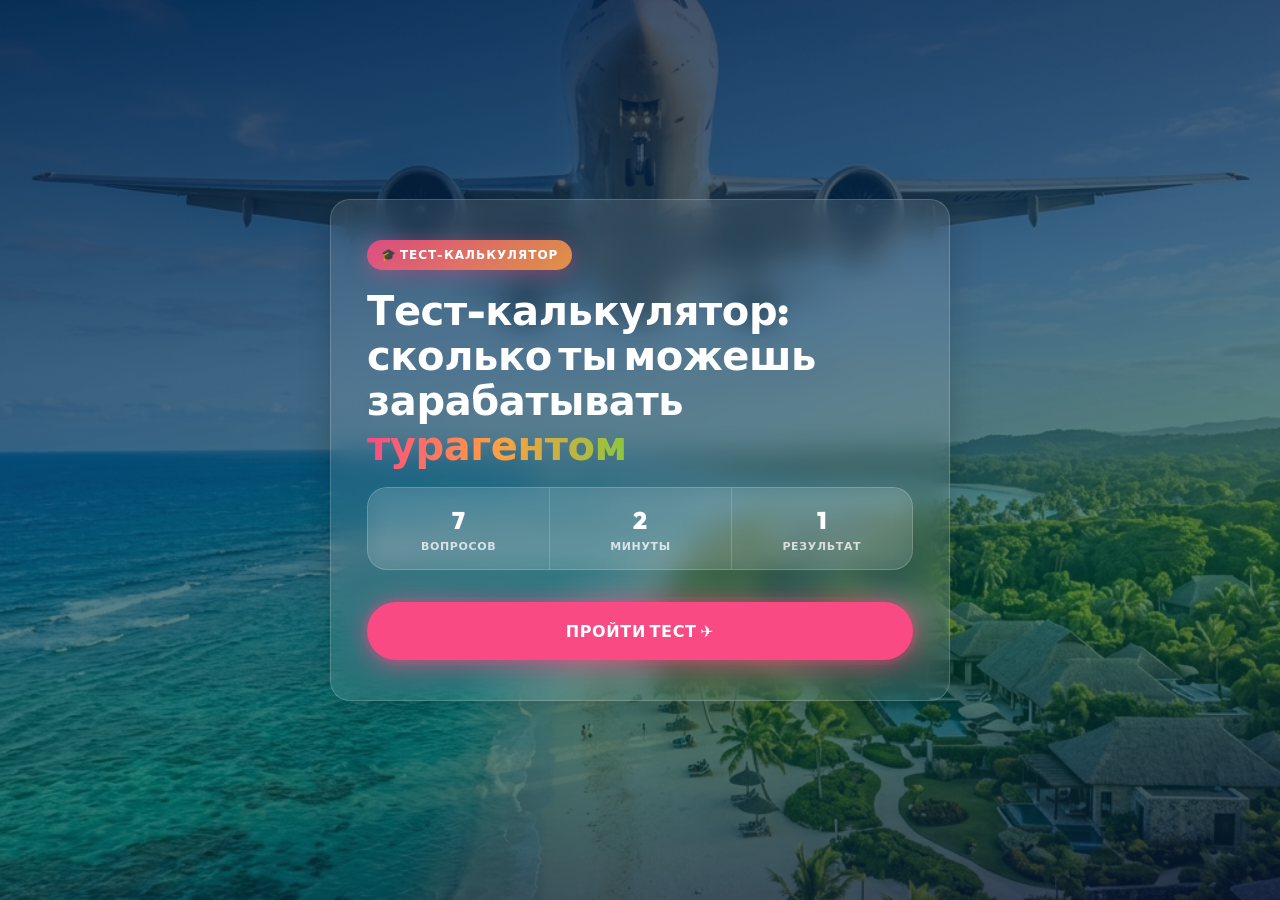
<file: calculator.html>
<!doctype html>
<html lang="ru">
<head>
<meta charset="utf-8">
<meta name="viewport" content="width=device-width, initial-scale=1, viewport-fit=cover">
<title>Сколько ты можешь зарабатывать турагентом</title>
<meta name="description" content="Тест-калькулятор: сколько ты можешь зарабатывать турагентом">
<link rel="preconnect" href="https://fonts.googleapis.com">
<link rel="preconnect" href="https://fonts.gstatic.com" crossorigin>
<link href="https://fonts.googleapis.com/css2?family=Outfit:wght@300;400;500;600;700;800;900&display=swap" rel="stylesheet">
<style>
  /* ===== Палитра VIK TOURS (как на monteton.github.io/Viktours-academy) ===== */
  :root {
    --dark-blue: #07385F;
    --red: #F94A83;
    --orange: #FF9F43;
    --green: #8CC63F;
    --sky: #43D4FF;
    --white: #ffffff;
    --text: #ffffff;
    --muted: rgba(255,255,255,.75);
    --glass: rgba(255,255,255,.10);
    --glass-strong: rgba(255,255,255,.16);
    --glass-line: rgba(255,255,255,.18);
    --rainbow: linear-gradient(90deg, #F94A83, #FF9F43, #8CC63F, #43D4FF, #F94A83);
    --hero-bg: url("images/hero_bg.png");
    --radius: 20px;
  }

  * { box-sizing: border-box; margin: 0; padding: 0; }
  [hidden]:not(.back) { display: none !important; }
  html, body { min-height: 100%; }
  body {
    font-family: "Outfit", system-ui, -apple-system, sans-serif;
    background: #07385F var(--hero-bg) center / cover no-repeat fixed;
    color: var(--text);
    line-height: 1.5;
    -webkit-font-smoothing: antialiased;
  }
  .overlay {
    position: fixed; inset: 0; z-index: 0; pointer-events: none;
    background: linear-gradient(170deg, rgba(7,20,50,.78) 0%, rgba(7,56,95,.72) 40%, rgba(0,80,60,.62) 70%, rgba(7,20,50,.8) 100%);
  }
  .particles { position: fixed; inset: 0; z-index: 0; pointer-events: none; overflow: hidden; }
  .particles span {
    position: absolute; bottom: -10px; width: 4px; height: 4px; border-radius: 50%;
    background: rgba(255,255,255,.55); animation: float linear infinite;
  }
  @keyframes float { to { transform: translateY(-110vh); opacity: 0; } }

  .wrap {
    position: relative; z-index: 1;
    min-height: 100vh; min-height: 100dvh;
    display: flex; align-items: center; justify-content: center;
    padding: 24px 16px;
  }
  .card {
    width: 100%; max-width: 620px;
    background: var(--glass);
    -webkit-backdrop-filter: blur(14px); backdrop-filter: blur(14px);
    border: 1px solid var(--glass-line);
    border-radius: var(--radius);
    padding: 40px 36px;
    box-shadow: 0 8px 32px rgba(0,0,0,.18);
  }
  @media (max-width: 520px) { .card { padding: 28px 20px; } }

  .screen { display: none; animation: in .4s ease both; }
  .screen.active { display: block; }
  @keyframes in { from { opacity: 0; transform: translateY(10px); } to { opacity: 1; transform: none; } }
  @media (prefers-reduced-motion: reduce) { .screen, .particles span { animation: none; } }

  .badge {
    display: inline-block; padding: 6px 14px; border-radius: 50px;
    background: linear-gradient(135deg, rgba(249,74,131,.85), rgba(255,159,67,.85));
    box-shadow: 0 4px 20px rgba(249,74,131,.4);
    font-size: 12px; font-weight: 700; letter-spacing: .08em; text-transform: uppercase; color: #fff;
  }
  .rainbow {
    background: var(--rainbow); background-size: 200% auto;
    -webkit-background-clip: text; background-clip: text; color: transparent;
    animation: shine 6s linear infinite;
  }
  @keyframes shine { to { background-position: 200% center; } }
  h1 { font-size: clamp(28px, 5.5vw, 40px); line-height: 1.12; font-weight: 900; margin: 18px 0 20px; letter-spacing: -.01em; }
  h2 { font-size: clamp(20px, 4vw, 25px); line-height: 1.25; font-weight: 800; margin-bottom: 24px; }
  p.lead { color: var(--muted); font-size: 17px; }

  .meta {
    display: grid; grid-template-columns: repeat(3, 1fr); margin: 8px 0 32px;
    background: var(--glass); border: 1px solid var(--glass-line); border-radius: 20px;
    -webkit-backdrop-filter: blur(10px); backdrop-filter: blur(10px);
  }
  .meta div { text-align: center; padding: 14px 6px; }
  .meta div + div { border-left: 1px solid var(--glass-line); }
  .meta b { display: block; font-size: 24px; font-weight: 900; }
  .meta small { display: block; font-size: 11px; font-weight: 700; letter-spacing: .06em; text-transform: uppercase; color: var(--muted); }

  .btn {
    display: inline-flex; align-items: center; justify-content: center; gap: 8px;
    width: 100%; padding: 17px 28px; border: 0; border-radius: 50px;
    background: var(--red); color: #fff;
    font: inherit; font-size: 16px; font-weight: 700; letter-spacing: .04em; text-transform: uppercase;
    cursor: pointer; text-decoration: none;
    box-shadow: 0 4px 28px rgba(249,74,131,.7), 0 0 0 5px rgba(249,74,131,.1);
    transition: transform .15s ease, box-shadow .2s ease, opacity .2s ease;
  }
  .btn:hover { transform: translateY(-2px); box-shadow: 0 8px 34px rgba(249,74,131,.8), 0 0 0 7px rgba(249,74,131,.14); }
  .btn:active { transform: scale(.98); }
  .btn:disabled { opacity: .45; cursor: not-allowed; transform: none; box-shadow: none; }
  .btn.ghost { background: var(--glass-strong); border: 1px solid var(--glass-line); box-shadow: none; }
  .btn.ghost:hover { background: rgba(255,255,255,.24); }
  .btn.green { background: var(--green); box-shadow: 0 4px 24px rgba(140,198,63,.5); }

  /* progress */
  .top { display: flex; align-items: center; justify-content: space-between; margin-bottom: 12px; font-size: 14px; color: var(--muted); font-weight: 600; }
  .back { background: none; border: 0; font: inherit; color: var(--muted); cursor: pointer; padding: 4px 0; }
  .back:hover { color: #fff; }
  .back[hidden] { visibility: hidden; display: block; }
  .bar { height: 6px; background: rgba(255,255,255,.15); border-radius: 999px; overflow: hidden; margin-bottom: 28px; }
  .bar i { display: block; height: 100%; width: 0; background: linear-gradient(90deg, var(--red), var(--orange), var(--green)); border-radius: inherit; transition: width .4s ease; }

  .options { display: grid; gap: 10px; }
  .opt {
    display: block; width: 100%; text-align: left;
    padding: 16px 20px; border: 1px solid var(--glass-line); border-radius: 16px;
    background: var(--glass); color: #fff;
    font: inherit; font-size: 16px; font-weight: 500; cursor: pointer;
    transition: border-color .15s ease, background .15s ease, transform .15s ease;
  }
  .opt:hover { background: var(--glass-strong); border-color: rgba(255,255,255,.4); }
  .opt:active { transform: scale(.99); }
  .opt.selected { border-color: var(--red); background: rgba(249,74,131,.28); font-weight: 700; }

  .hint { margin: -14px 0 18px; font-size: 14px; color: var(--muted); }
  .opt.multi { position: relative; padding-left: 52px; }
  .opt.multi::before {
    content: ""; position: absolute; left: 18px; top: 50%; width: 20px; height: 20px; margin-top: -10px;
    border: 1.5px solid rgba(255,255,255,.6); border-radius: 6px;
  }
  .opt.multi.selected::before {
    background: var(--red) url("data:image/svg+xml,%3Csvg xmlns='http://www.w3.org/2000/svg' viewBox='0 0 20 20'%3E%3Cpath d='M5 10.5l3.2 3L15 7' fill='none' stroke='white' stroke-width='2.2' stroke-linecap='round' stroke-linejoin='round'/%3E%3C/svg%3E") center / 18px no-repeat;
    border-color: var(--red);
  }
  .btn.next { margin-top: 18px; }

  /* result */
  .result-title { font-size: clamp(22px, 4.5vw, 30px); line-height: 1.2; font-weight: 900; margin: 16px 0 20px; }
  .quote {
    font-size: 18px; font-weight: 500; padding: 18px 20px;
    border-left: 4px solid var(--red); background: var(--glass-strong); border-radius: 0 16px 16px 0;
    margin-bottom: 20px;
  }
  .income {
    text-align: center; padding: 22px 18px; margin-bottom: 16px; border-radius: 20px;
    background: var(--glass); border: 1px solid var(--glass-line);
  }
  .income small { display: block; font-size: 11px; font-weight: 700; letter-spacing: .08em; text-transform: uppercase; color: var(--muted); }
  .income b {
    display: block; margin: 6px 0 8px; font-size: clamp(26px, 6vw, 36px); line-height: 1.1; font-weight: 900;
    background: var(--rainbow); background-size: 200% auto; -webkit-background-clip: text; background-clip: text; color: transparent;
    animation: shine 6s linear infinite;
  }
  .income p { font-size: 15px; color: var(--muted); }
  .how { margin-bottom: 20px; font-size: 15px; }
  .how > b { display: block; margin-bottom: 10px; font-size: 16px; }
  .how ul { list-style: none; display: grid; gap: 8px; }
  .how li { position: relative; padding-left: 20px; color: rgba(255,255,255,.88); }
  .how li::before { content: ""; position: absolute; left: 2px; top: .6em; width: 8px; height: 8px; border-radius: 50%; background: var(--orange); }
  .note a { color: inherit; }
  .course { color: var(--muted); margin-bottom: 22px; }
  .example { font-size: 15px; background: var(--glass); border: 1px solid var(--glass-line); padding: 16px 18px; border-radius: 16px; margin-bottom: 20px; }
  .example b { display: block; margin-bottom: 4px; color: var(--orange); }
  .note { font-size: 12px; color: rgba(255,255,255,.55); margin-top: 18px; text-align: center; }
  .stack { display: grid; gap: 12px; }

  .divider { height: 3px; width: 64px; margin: 34px auto; border-radius: 3px; background: linear-gradient(90deg, var(--red), var(--orange), var(--green)); }

  /* form */
  .offer { font-size: 19px; font-weight: 700; margin-bottom: 20px; line-height: 1.35; }
  .field { display: block; margin-bottom: 14px; }
  .field span { display: block; font-size: 14px; font-weight: 600; margin-bottom: 6px; color: var(--muted); }
  .field input {
    width: 100%; padding: 15px 18px; border: 1px solid var(--glass-line); border-radius: 14px;
    font: inherit; font-size: 16px; background: rgba(255,255,255,.12); color: #fff;
  }
  .field input::placeholder { color: rgba(255,255,255,.45); }
  .field input:focus { outline: none; border-color: var(--red); background: rgba(255,255,255,.18); }
  .consent { display: flex; gap: 10px; align-items: flex-start; font-size: 13px; color: var(--muted); margin: 6px 0 20px; cursor: pointer; }
  .consent input { margin-top: 3px; accent-color: var(--red); flex-shrink: 0; }
  .consent a { color: #fff; }

  .done { text-align: center; }
  .done .icon { font-size: 48px; margin-bottom: 10px; }
</style>
</head>
<body>
<div class="overlay"></div>
<div class="particles" id="particles"></div>
<div class="wrap">
  <main class="card">

    <!-- Старт -->
    <section class="screen active" id="s-start">
      <span class="badge">🎓 Тест-калькулятор</span>
      <h1>Тест-калькулятор: сколько ты можешь зарабатывать <span class="rainbow">турагентом</span></h1>
      <div class="meta">
        <div><b>7</b><small>вопросов</small></div>
        <div><b>2</b><small>минуты</small></div>
        <div><b>1</b><small>результат</small></div>
      </div>
      <button class="btn" id="startBtn">Пройти тест ✈️</button>
    </section>

    <!-- Вопросы -->
    <section class="screen" id="s-quiz">
      <div class="top">
        <button class="back" id="backBtn">← Назад</button>
        <span id="counter"></span>
      </div>
      <div class="bar"><i id="bar"></i></div>
      <h2 id="qText"></h2>
      <p class="hint" id="qHint" hidden>Можно выбрать несколько вариантов</p>
      <div class="options" id="qOptions"></div>
      <button class="btn next" id="nextBtn" hidden>Далее</button>
    </section>

    <!-- Результат + форма -->
    <section class="screen" id="s-result">
      <span class="badge">Ваш результат</span>
      <div class="result-title" id="rTitle"></div>
      <div class="quote" id="rText"></div>
      <div class="income">
        <small>Ориентир по рынку на 2026 год</small>
        <b id="rIncome"></b>
        <p id="rIncomeNote"></p>
      </div>
      <div class="how">
        <b>Из чего складывается доход</b>
        <ul id="rHow"></ul>
      </div>
      <div class="example" id="rExample" hidden></div>
      <p class="course" id="rCourse"></p>
      <div class="stack">
        <a class="btn ghost" id="rLink" target="_blank" rel="noopener">Подробнее о курсе</a>
        <a class="btn green" id="rPersonal" target="_blank" rel="noopener" hidden>Хочу в индивидуальное обучение</a>
      </div>
      <p class="note">Результат показывает потенциал и не является гарантией дохода. Цифры — открытые данные рынка: <span id="rSources"></span></p>

      <div class="divider"></div>

      <form id="leadForm" novalidate>
        <p class="offer">Хотите получить более подробный разбор вашего результата + бесплатный мини-план на первый месяц? Оставьте контакт</p>
        <label class="field"><span>Имя</span><input name="name" autocomplete="given-name" required></label>
        <label class="field"><span>Телефон / мессенджер / почта</span><input name="contact" placeholder="+7…, @ник в Telegram или e-mail" required></label>
        <label class="consent"><input type="checkbox" name="consent" required><span>Я согласен (<a href="consent-processing.html" target="_blank">текст согласия</a>) с обработкой моих персональных данных в соответствии с политикой (<a href="privacy-policy.html" target="_blank">текст политики</a>) обработки персональных данных</span></label>
        <button class="btn" type="submit" id="sendBtn" disabled>Получить разбор</button>
      </form>
    </section>

    <!-- Спасибо -->
    <section class="screen done" id="s-done">
      <div class="icon">✈️</div>
      <h2>Спасибо! Заявка отправлена</h2>
      <p class="lead">Скоро свяжемся с вами и пришлём разбор и мини-план на первый месяц.</p>
    </section>

  </main>
</div>

<script>
/* ===================== НАСТРОЙКИ ===================== */
const CONFIG = {
  courseUrl:   "course.html",   // ссылка «за более подробной информацией переходите туда-то»
  personalUrl: "#",   // ссылка для индивидуального обучения (только высокий результат)
  // Ссылка на веб-приложение Google Apps Script (см. google-apps-script.gs). Пусто — просто лог в консоль.
  leadEndpoint: "https://script.google.com/macros/s/AKfycbz1-exW5_5uWSybMGEiM47uZkSsJ8EfQAIAoe1FLWIgU46s_la4k-Lt1hL0bB0tq3wA/exec"
};

/* ===================== ВОПРОСЫ =====================
   Тексты — дословно из ТЗ. points — баллы за вариант. */
const QUESTIONS = [
  { id: "time", text: "Сколько времени готовы уделять работе турагентом в неделю?",
    options: [["до 5 часов",0],["5-15 часов",1],["15-30 часов",2],["полный день",3]] },
  { id: "audience", text: "Есть ли у вас уже своя аудитория/знакомые, которым можно предложить помощь с турами?",
    options: [["нет никого",0],["несколько друзей и знакомых",1],["есть соцсети с подписчиками",2],["уже работаю с клиентами",3]] },
  { id: "sales", text: "Какой у вас опыт в продажах или общении с клиентами?",
    options: [["никогда не продавал(а)",0],["было немного",1],["работал(а) в продажах",2],["регулярно продаю что-то",3]] },
  { id: "motivation", text: "Что вас больше мотивирует?", multi: true,
    options: [["дополнительный доход",1],["полная смена профессии",2],["свой бизнес и масштаб",3],["люблю путешествия, хочу быть в теме",1]] },
  { id: "travel", text: "Как часто вы путешествуете?",
    options: [["Вообще не путешествую, редко",0],["менее 1 раза в год",1],["1-2 раза в год",2],["3 и более раз в год",3]] },
  { id: "learning", text: "Готовы ли системно обучаться и практиковаться 1-2 месяца, прежде чем выйти на стабильный доход?",
    options: [["да, готов(а) вкладываться",3],["хочу побыстрее результат",1],["не уверен(а)",0]] },
  { id: "circle", text: "Сколько примерно человек из вашего окружения путешествуют минимум раз в год?",
    options: [["почти никто",0],["несколько",1],["много, у меня активное окружение",3]] }
];
// Максимум = 21. Пороги:
const THRESHOLDS = { mid: 8, high: 15 }; // 0–7 старт, 8–14 стабильный, 15–21 высокий

/* ===================== РЕЗУЛЬТАТЫ =====================
   title и text — дословно из ТЗ.
   course — «далее о том, что всё дадите на курсе» (заменить своим текстом).
   example — пример ученика с похожими вводными (пусто — блок не показывается). */
const RESULTS = {
  low: {
    title: "Твой потенциал: доход для старта и подработки",
    text: "Начать легко, но важно сфокусироваться на первых клиентах через знакомых — это реалистичный путь к первым 20–40 тысячам в первые месяцы",
    course: "Всё, что нужно для первых клиентов, мы даём на курсе. За более подробной информацией — по ссылке ниже.",
    income: "20–40 тыс. ₽ / мес",
    incomeNote: "Так зарабатывают новички в первые месяцы — пока совмещают работу с обучением и нарабатывают первых клиентов.",
    example: ""
  },
  mid: {
    title: "Твой потенциал: стабильный доход",
    text: "У вас хорошие стартовые условия — при системном подходе можно выйти на стабильный  доход за 2-3 месяца",
    course: "Системный подход и пошаговый план мы даём на курсе. За более подробной информацией — по ссылке ниже.",
    income: "50–80 тыс. ₽ / мес",
    incomeNote: "Уровень, на который выходят, когда появляются постоянные клиенты.",
    example: ""
  },
  high: {
    title: "Твой потенциал: доход выше среднего, вплоть до масштабирования в своё агентство",
    text: "Ваши вводные позволяют не просто зарабатывать, а построить своё агентство, как это сделала я",
    course: "Как выстроить работу и вырасти до своего агентства — разбираем на курсе. За более подробной информацией — по ссылке ниже. С вашими вводными можно пойти в индивидуальное обучение.",
    income: "100–200 тыс. ₽ / мес и выше",
    incomeNote: "Уровень профессионалов, особенно при самостоятельной работе. У топовых агентов доход может достигать нескольких сотен тысяч рублей в месяц.",
    example: "",
    personal: true
  }
};

/* Как складывается доход — общий блок для всех результатов.
   Источники: Sletat.Academy (03.02.2026), atour.academy */
const HOW_INCOME = [
  "С каждого проданного тура туроператор платит комиссию — обычно 5–10% от стоимости тура. С тура за 100 000 ₽ это 5–10 тыс. ₽.",
  "Работая через турагентство, турагент получает свою долю этой комиссии с каждой продажи.",
  "Дополнительный доход — страховки, трансферы, визовая поддержка."
];
const SOURCES = [
  ["Sletat.Academy, 2026", "https://sletat.academy/tpost/nkmykolib1-professiya-turagenta-v-2025-godu-zarabot"],
  ["atour.academy", "https://atour.academy/news/skolko-zarabatyvaet-turagent"]
];

/* ===================== ЛОГИКА ===================== */
const $ = id => document.getElementById(id);
const answers = new Array(QUESTIONS.length).fill(null);
let step = 0, segment = null;

function show(id) {
  document.querySelectorAll(".screen").forEach(s => s.classList.toggle("active", s.id === id));
  window.scrollTo({ top: 0, behavior: "smooth" });
}

function renderQuestion() {
  const q = QUESTIONS[step];
  $("counter").textContent = `Вопрос ${step + 1} из ${QUESTIONS.length}`;
  $("bar").style.width = `${(step / QUESTIONS.length) * 100}%`;
  $("backBtn").hidden = step === 0;
  $("qText").textContent = q.text;
  $("qHint").hidden = !q.multi;
  const box = $("qOptions");
  box.innerHTML = "";
  const picked = q.multi ? (answers[step] || []) : [answers[step]];
  q.options.forEach(([label], i) => {
    const b = document.createElement("button");
    b.className = "opt" + (q.multi ? " multi" : "") + (picked.includes(i) ? " selected" : "");
    b.textContent = label;
    b.onclick = () => q.multi ? toggle(i, b) : choose(i, b);
    box.appendChild(b);
  });
  $("nextBtn").hidden = !q.multi;
  $("nextBtn").disabled = !(q.multi && picked.length);
  // перезапуск анимации
  const s = $("s-quiz"); s.style.animation = "none"; s.offsetHeight; s.style.animation = "";
}

let busy = false;
function choose(i, el) {
  if (busy) return;            // защита от двойного нажатия
  busy = true;
  answers[step] = i;
  el.parentNode.querySelectorAll(".opt").forEach(o => o.classList.remove("selected"));
  el.classList.add("selected");
  setTimeout(() => {
    if (step < QUESTIONS.length - 1) { step++; renderQuestion(); }
    else showResult();
    busy = false;
  }, 220);
}

// Несколько вариантов: отмечаем/снимаем, дальше — по кнопке
function toggle(i, el) {
  const list = answers[step] || [];
  answers[step] = list.includes(i) ? list.filter(x => x !== i) : [...list, i].sort();
  el.classList.toggle("selected");
  $("nextBtn").disabled = !answers[step].length;
}
function next() {
  if (step < QUESTIONS.length - 1) { step++; renderQuestion(); }
  else showResult();
}

// Баллы за вариант; при нескольких выбранных берётся самый высокий
function points(i) {
  const a = answers[i], opts = QUESTIONS[i].options;
  return Array.isArray(a) ? Math.max(...a.map(x => opts[x][1])) : opts[a][1];
}
function label(i) {
  const a = answers[i], opts = QUESTIONS[i].options;
  return Array.isArray(a) ? a.map(x => opts[x][0]).join(", ") : opts[a][0];
}
function score() {
  return answers.reduce((sum, a, i) => sum + points(i), 0);
}

function showResult() {
  $("bar").style.width = "100%";
  const total = score();
  segment = total >= THRESHOLDS.high ? "high" : total >= THRESHOLDS.mid ? "mid" : "low";
  const r = RESULTS[segment];
  $("rTitle").textContent = `«${r.title}»`;
  $("rText").textContent = r.text;
  $("rCourse").textContent = r.course;
  $("rIncome").textContent = r.income;
  $("rIncomeNote").textContent = r.incomeNote;
  $("rHow").innerHTML = HOW_INCOME.map(t => `<li>${t}</li>`).join("");
  $("rSources").innerHTML = SOURCES.map(([n, u]) => `<a href="${u}" target="_blank" rel="noopener">${n}</a>`).join(", ");
  $("rLink").href = CONFIG.courseUrl;
  $("rPersonal").hidden = !r.personal;
  $("rPersonal").href = CONFIG.personalUrl;
  $("rExample").hidden = !r.example;
  if (r.example) $("rExample").innerHTML = `<b>Пример ученика с похожими вводными</b>${r.example}`;
  show("s-result");
  sendData();
}

/* форма */
const form = $("leadForm");
form.addEventListener("input", () => {
  const f = form.elements;
  $("sendBtn").disabled = !(f.name.value.trim() && f.contact.value.trim() && f.consent.checked);
});
form.addEventListener("submit", async e => {
  e.preventDefault();
  const f = form.elements;
  $("sendBtn").disabled = true;
  sendData({ name: f.name.value.trim(), contact: f.contact.value.trim() }); // уходит в фоне
  show("s-done");
});

/* ===== Отправка в Google Таблицу =====
   1-й раз — когда человек дошёл до результата, 2-й — когда оставил контакт
   (та же строка в таблице дополняется по ID). */
let runId = null;
const UTM = Object.fromEntries(
  ["utm_source", "utm_medium", "utm_campaign", "utm_content"]
    .map(k => [k, new URLSearchParams(location.search).get(k) || ""])
);

async function sendData(extra = {}) {
  const data = {
    id: runId,
    segment,                                   // low / mid / high
    score: score(),
    answers: Object.fromEntries(QUESTIONS.map((q, i) => [q.id, label(i)])),
    ...UTM,
    page: location.origin + location.pathname,
    ...extra
  };
  if (!CONFIG.leadEndpoint) { console.log("DATA", data); return; }
  try {
    await fetch(CONFIG.leadEndpoint, { method: "POST", mode: "no-cors", keepalive: true, headers: { "Content-Type": "text/plain" }, body: JSON.stringify(data) });
  } catch (err) { console.error(err); }
}

/* частицы как на сайте */
for (let i = 0; i < 18; i++) {
  const p = document.createElement("span");
  p.style.left = Math.random() * 100 + "%";
  p.style.animationDuration = 10 + Math.random() * 14 + "s";
  p.style.animationDelay = -Math.random() * 20 + "s";
  const size = 2 + Math.random() * 3; p.style.width = p.style.height = size + "px";
  $("particles").appendChild(p);
}

$("startBtn").onclick = () => { runId = Date.now().toString(36) + Math.random().toString(36).slice(2, 7); step = 0; renderQuestion(); show("s-quiz"); };
$("nextBtn").onclick = next;
$("backBtn").onclick = () => { if (step > 0) { step--; renderQuestion(); } };
</script>
</body>
</html>
</file>
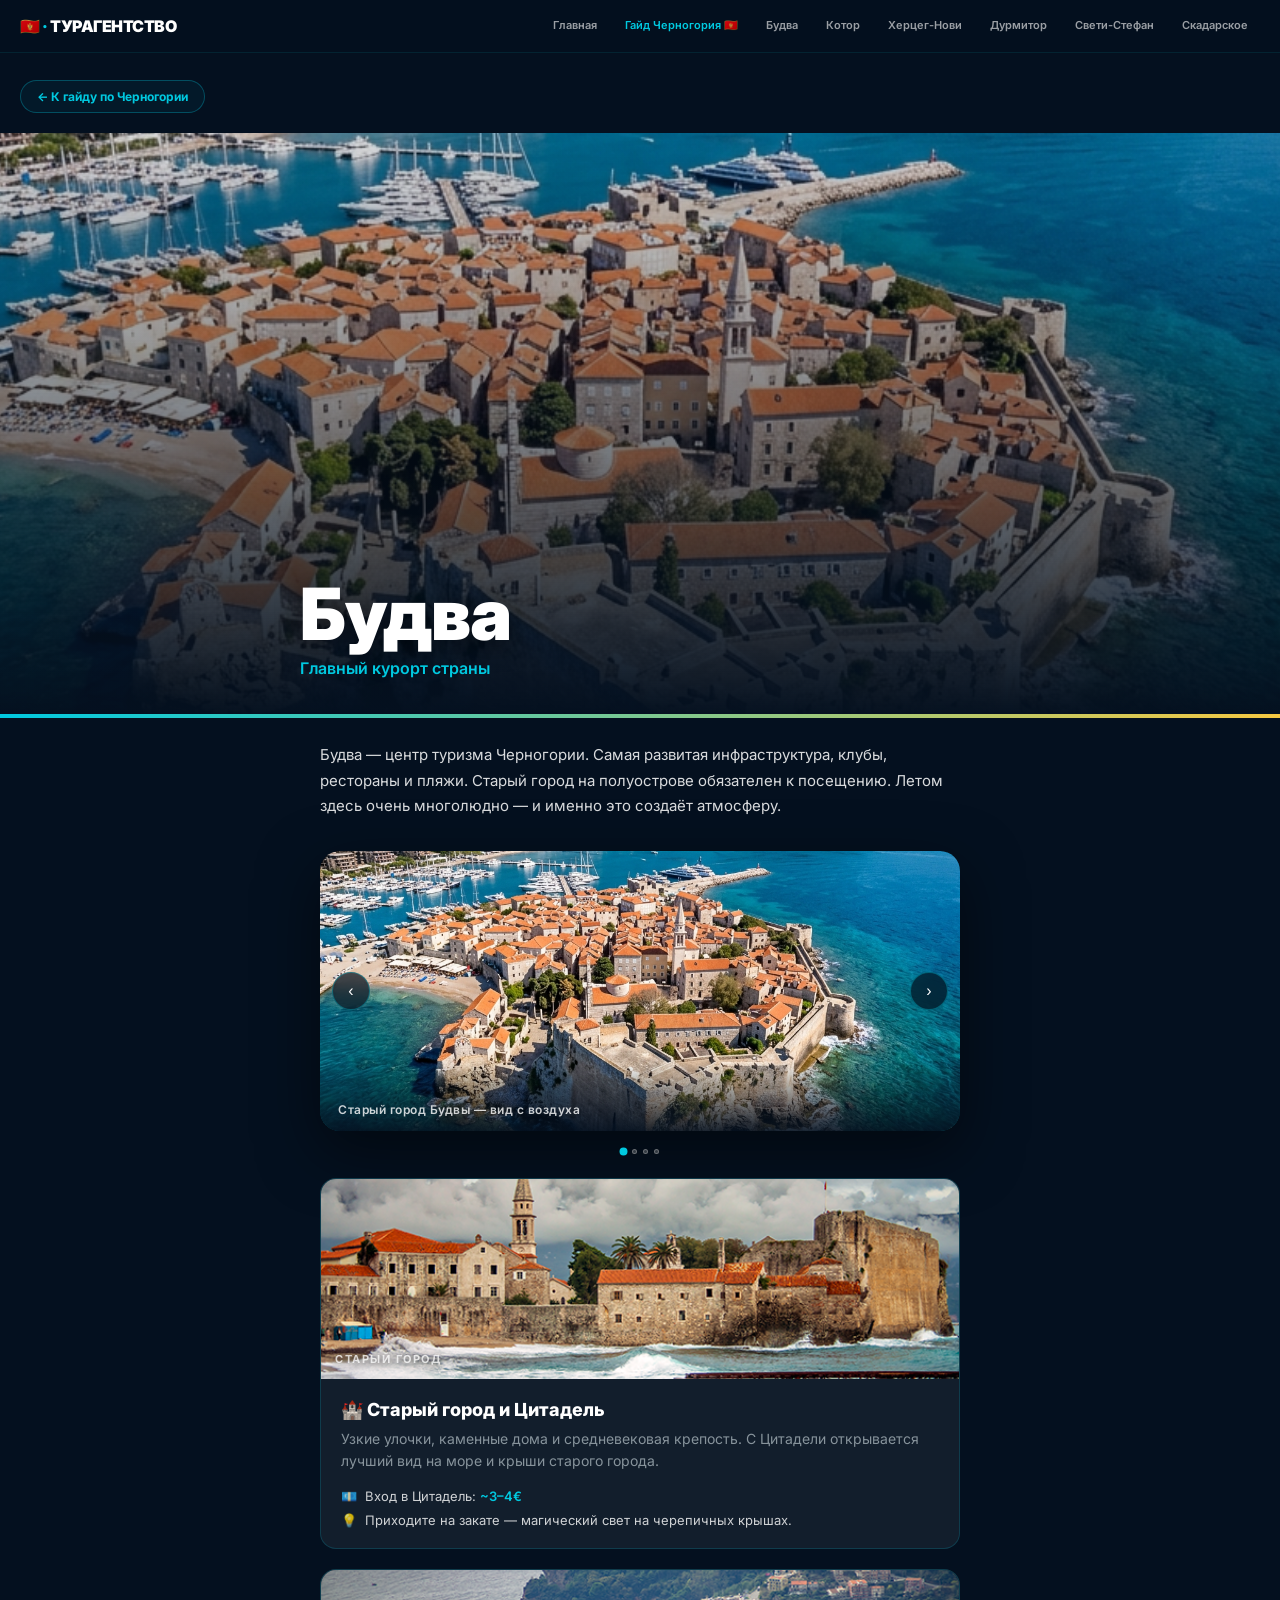
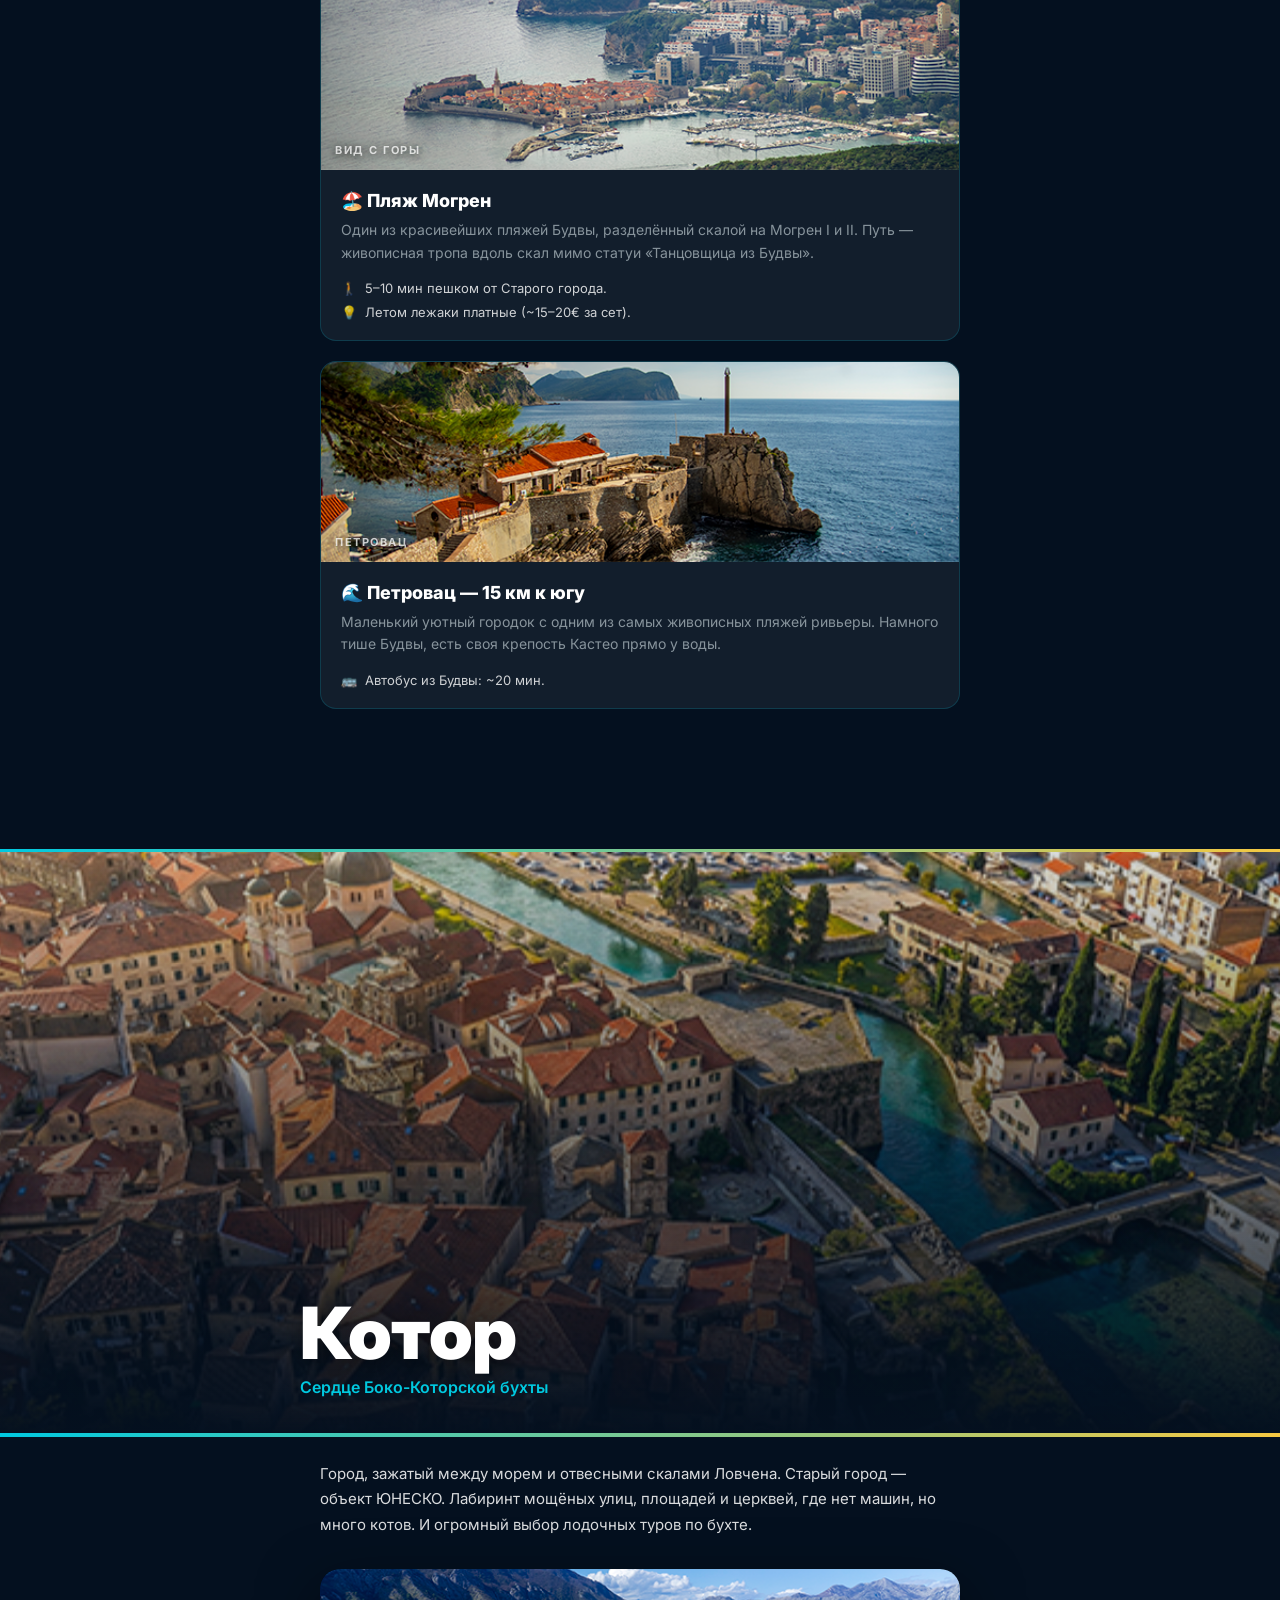
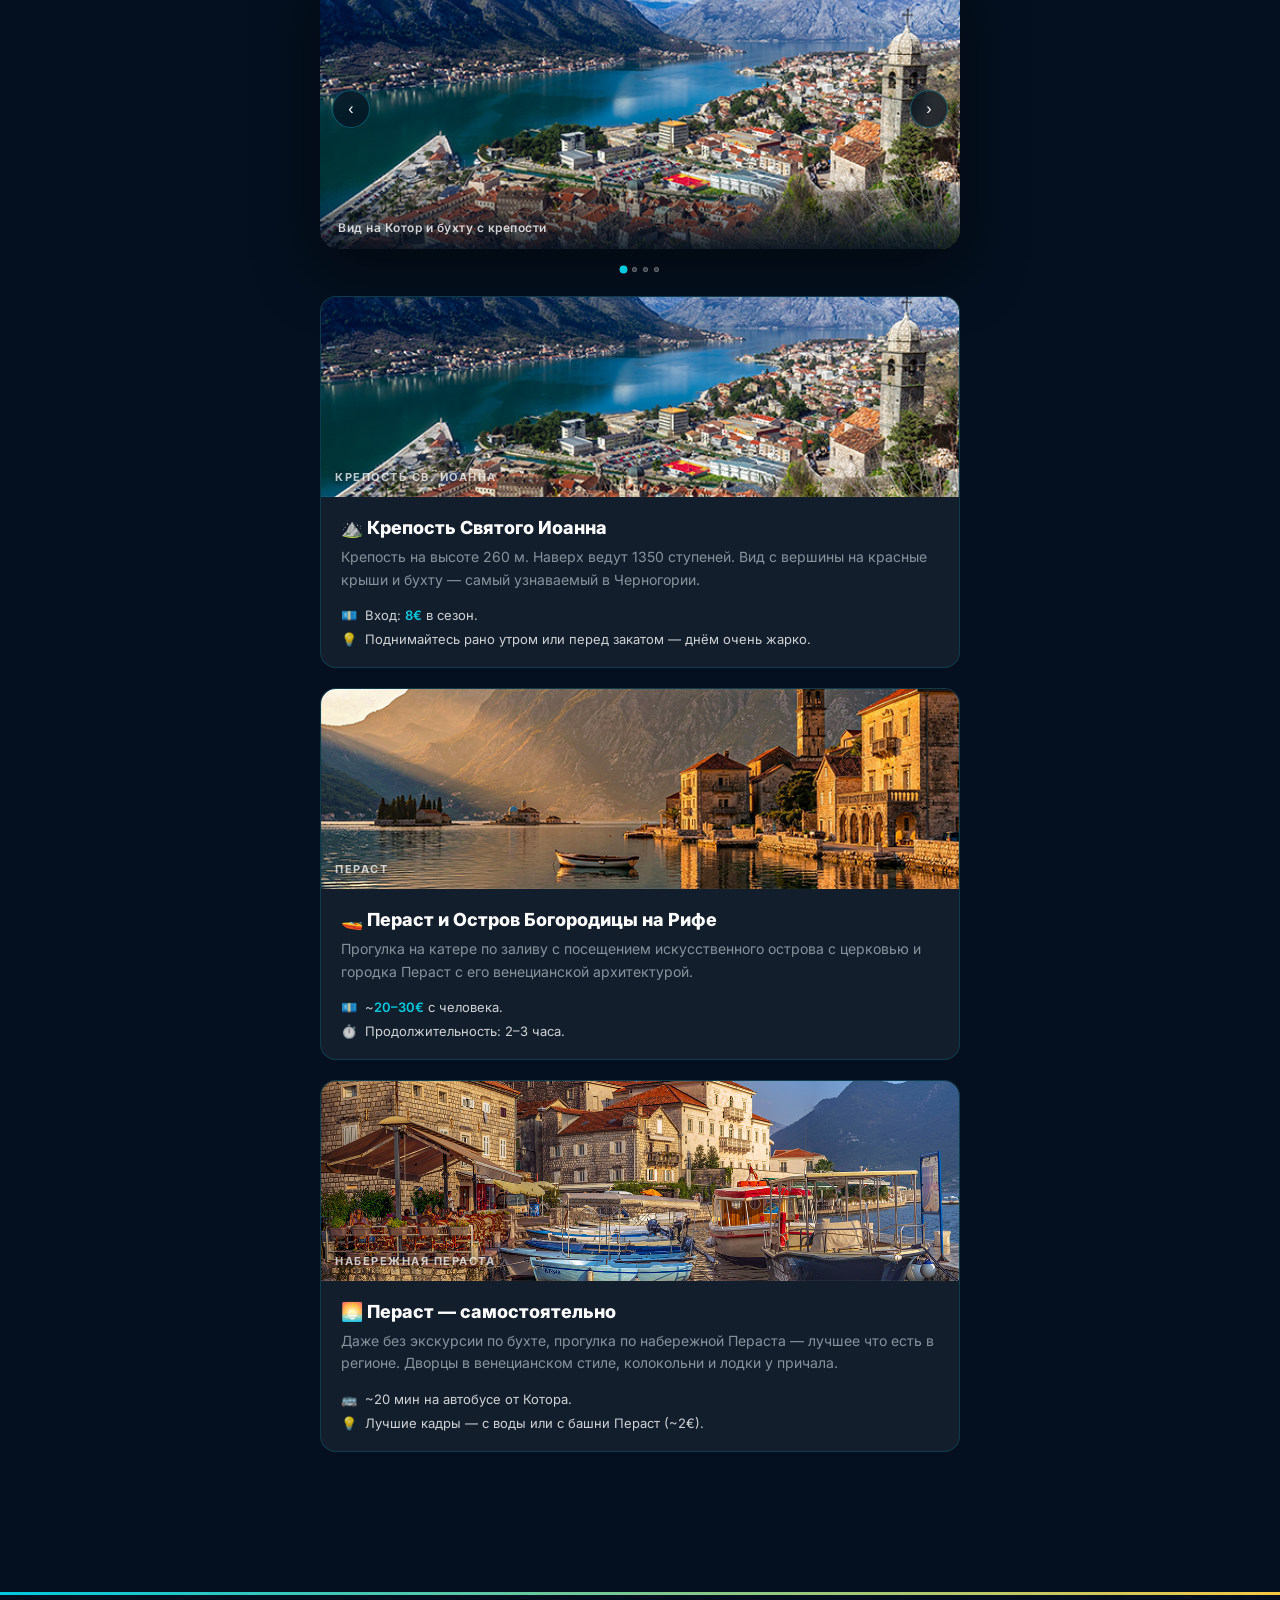
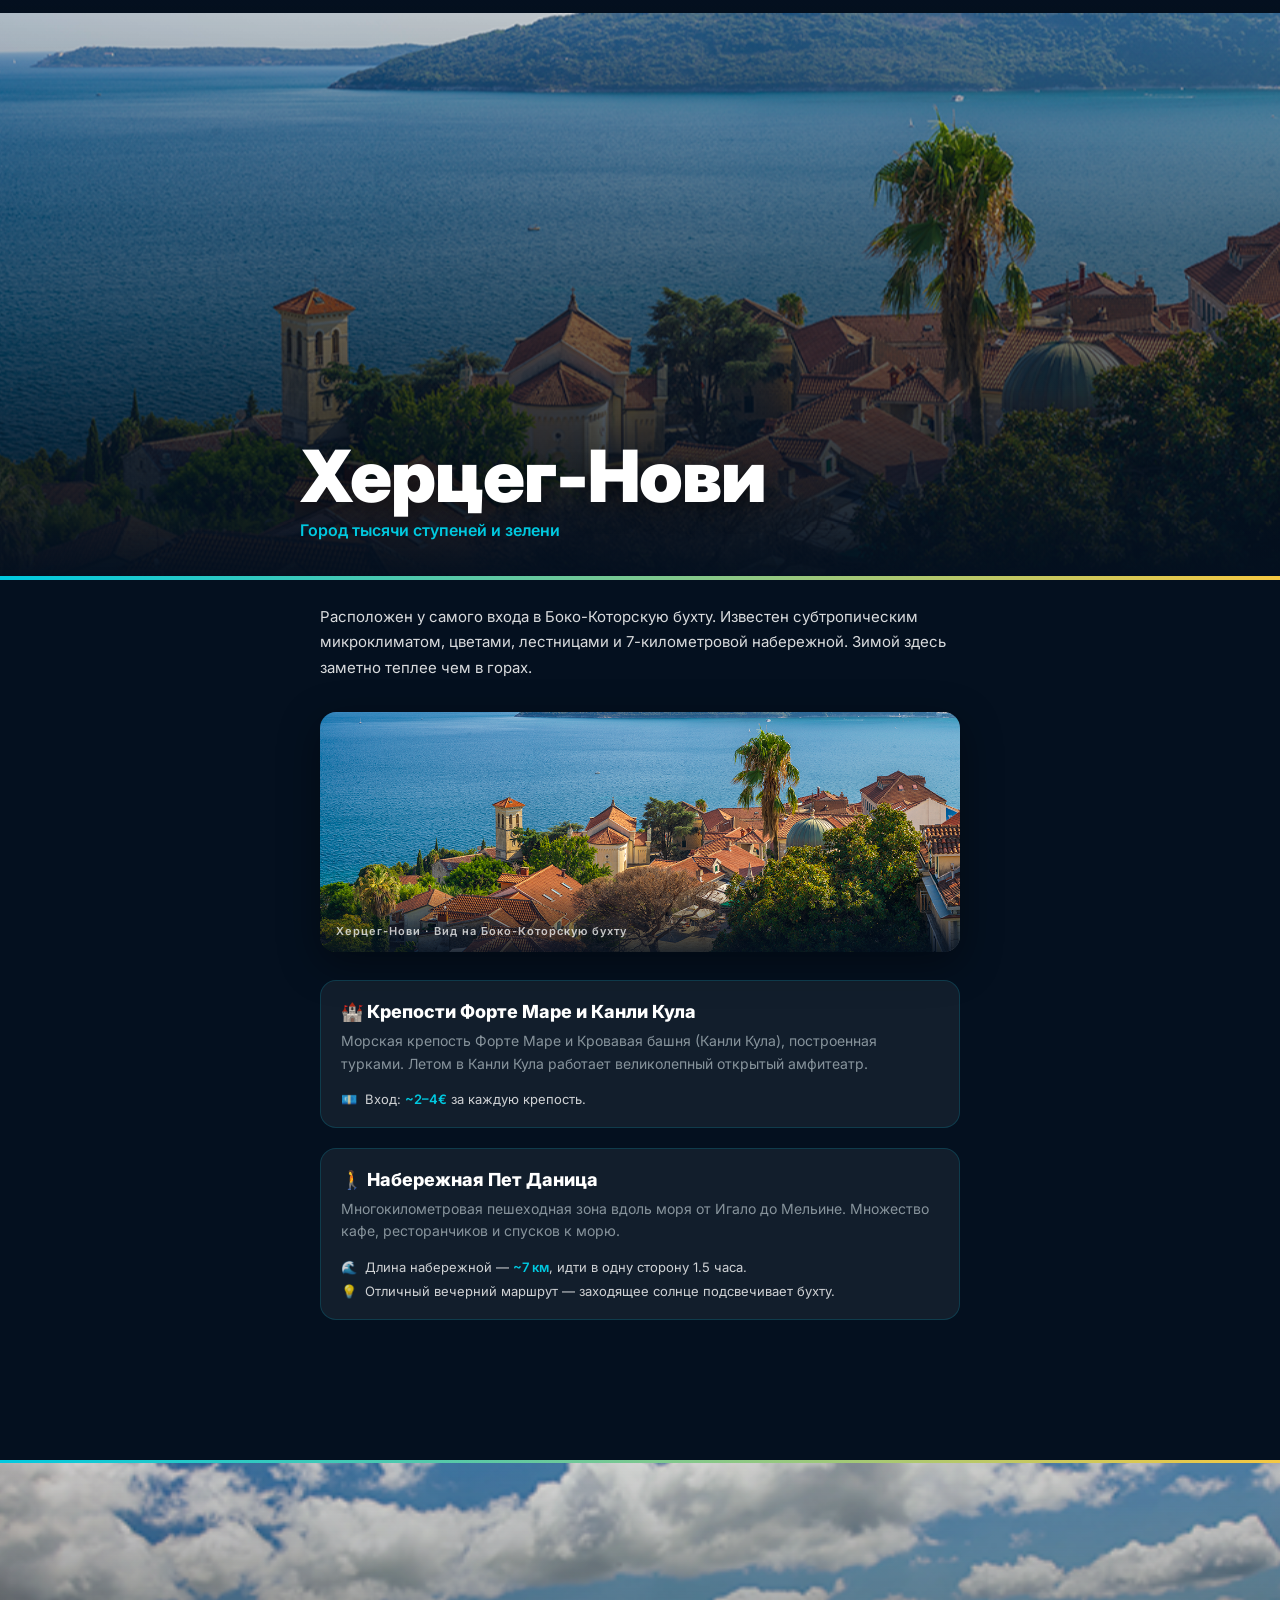
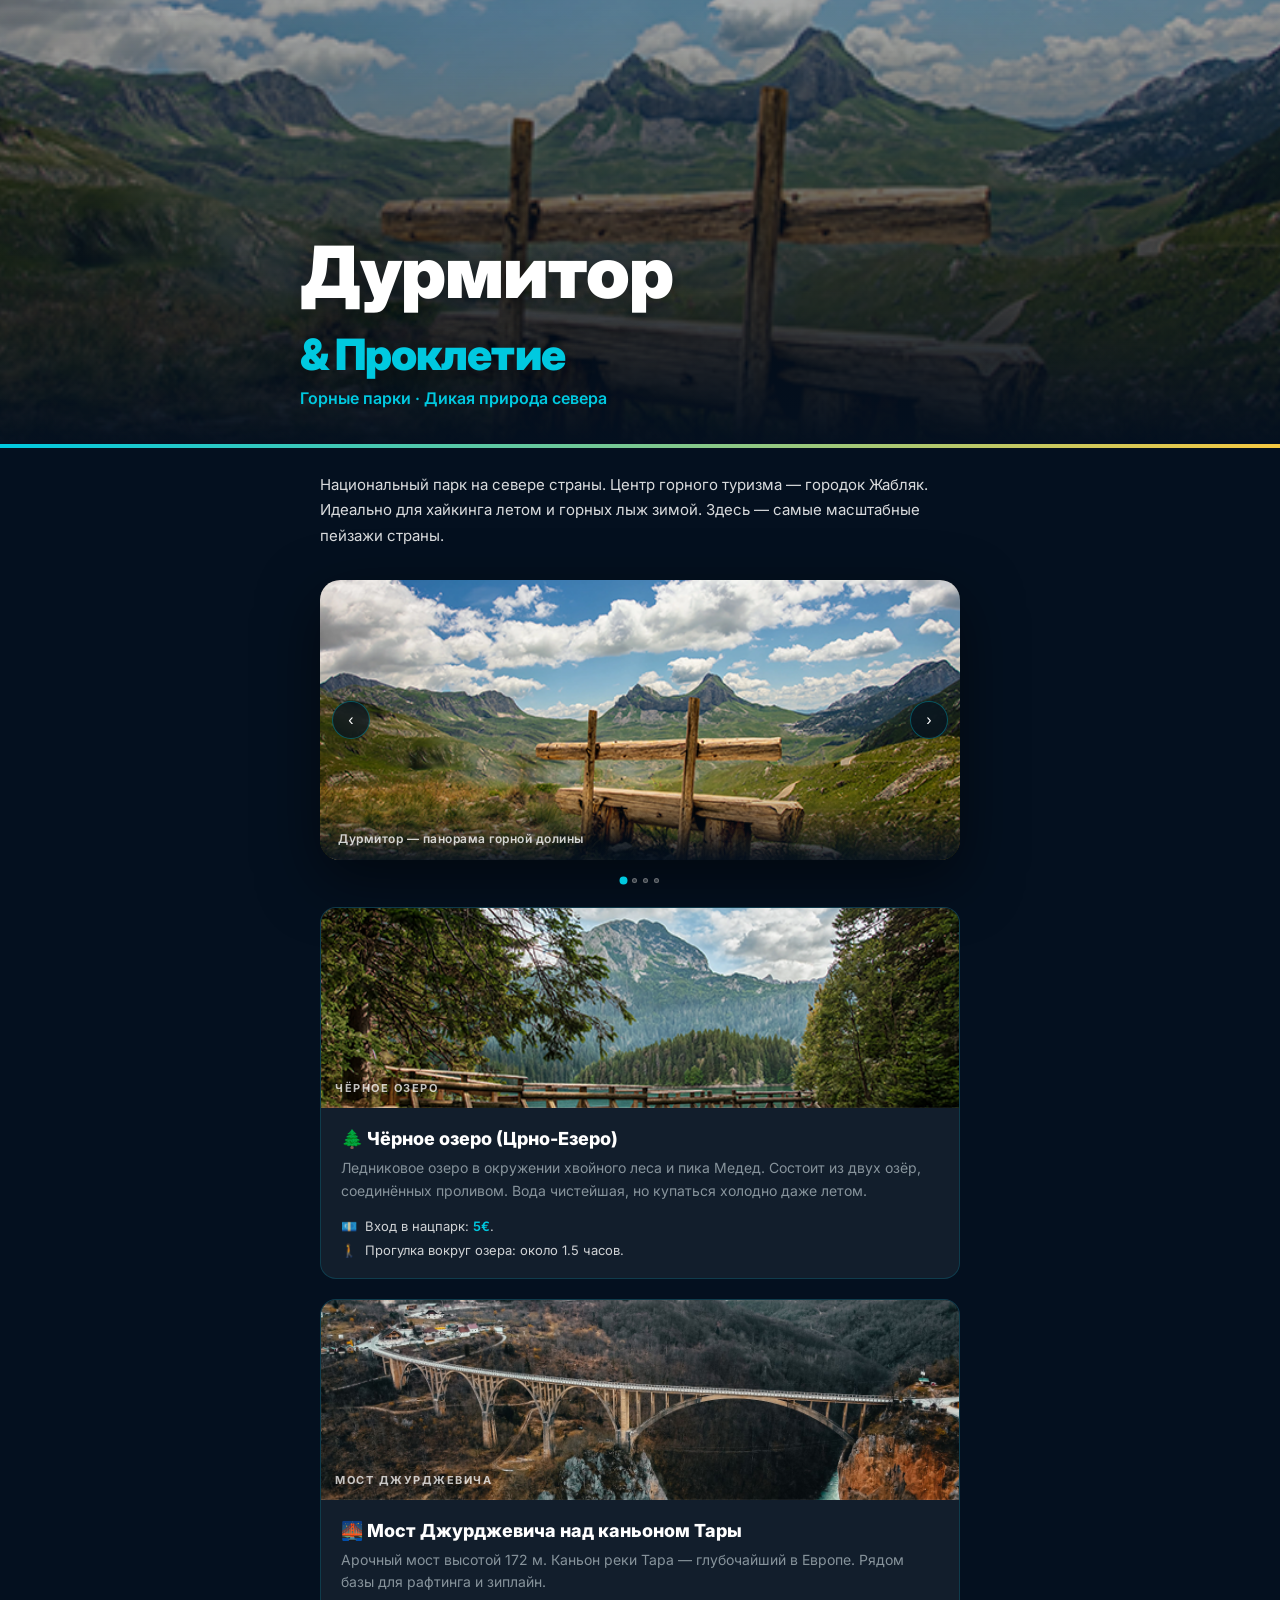
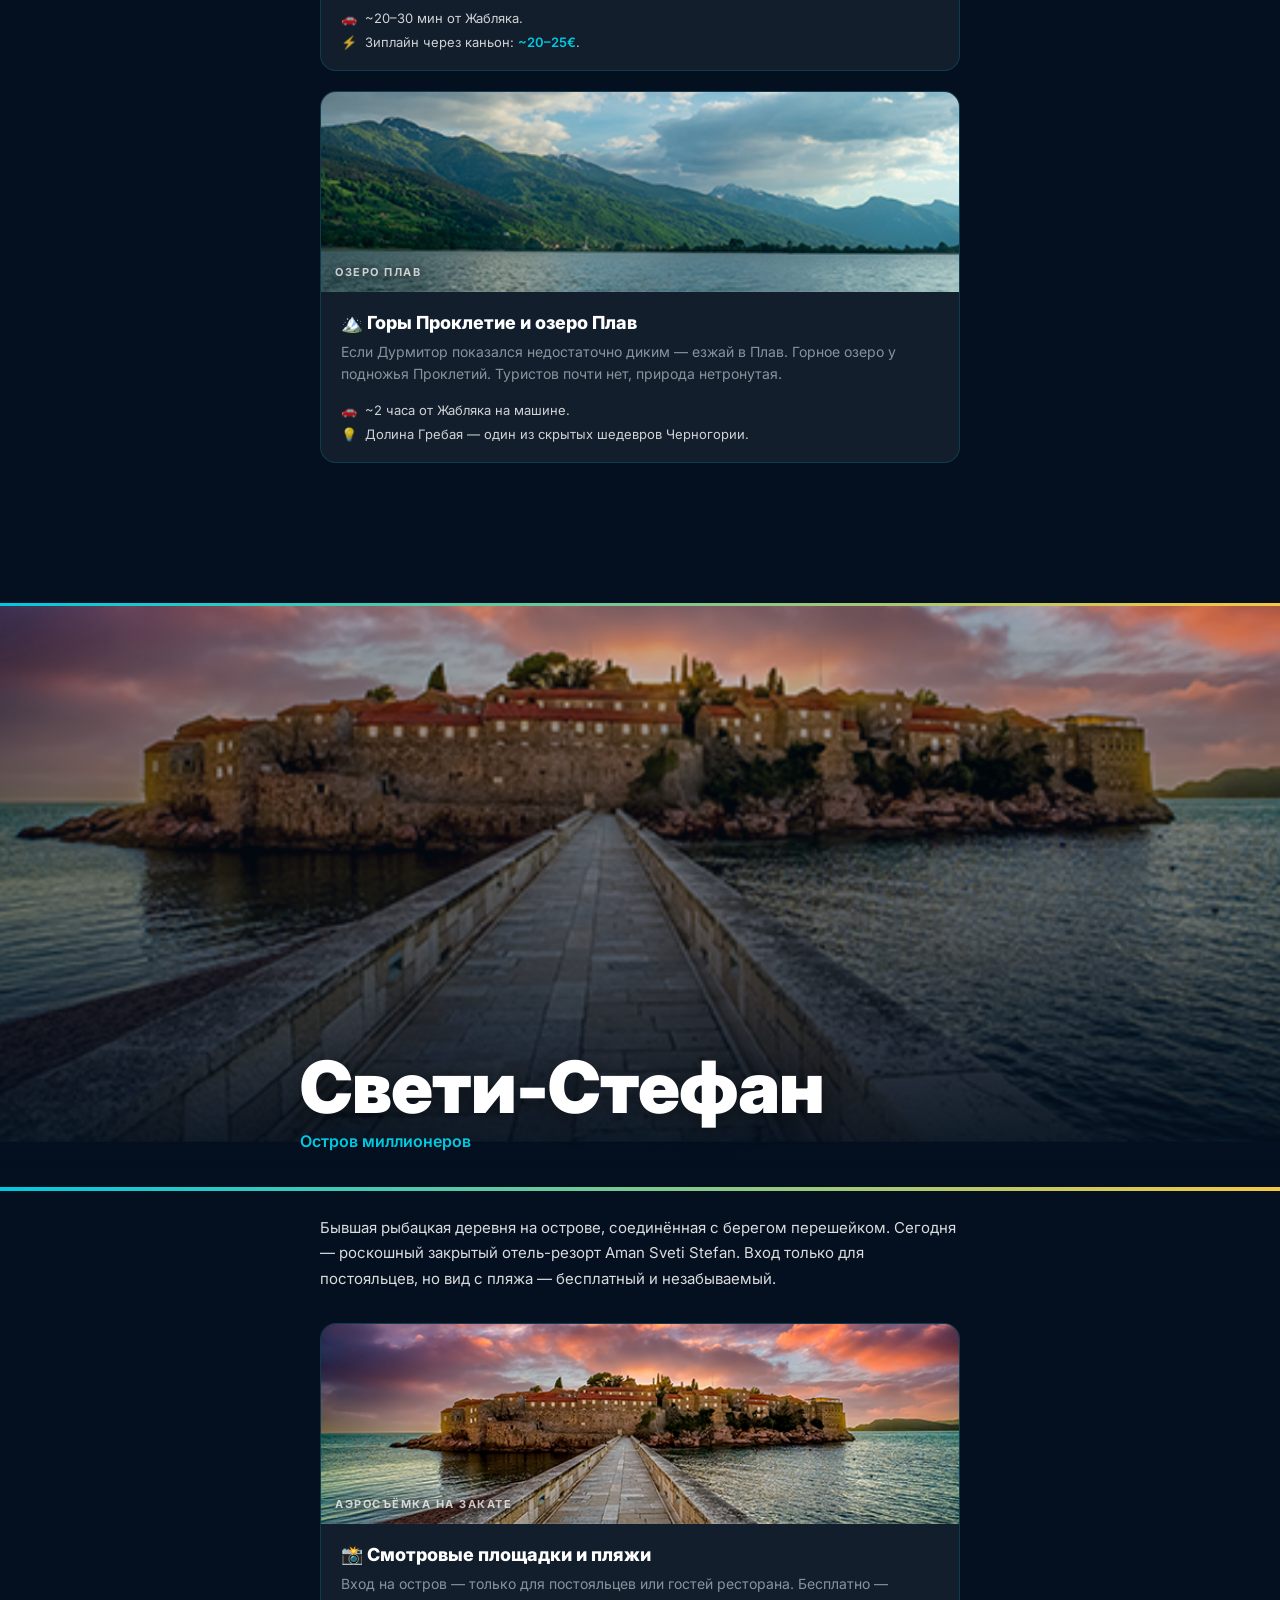
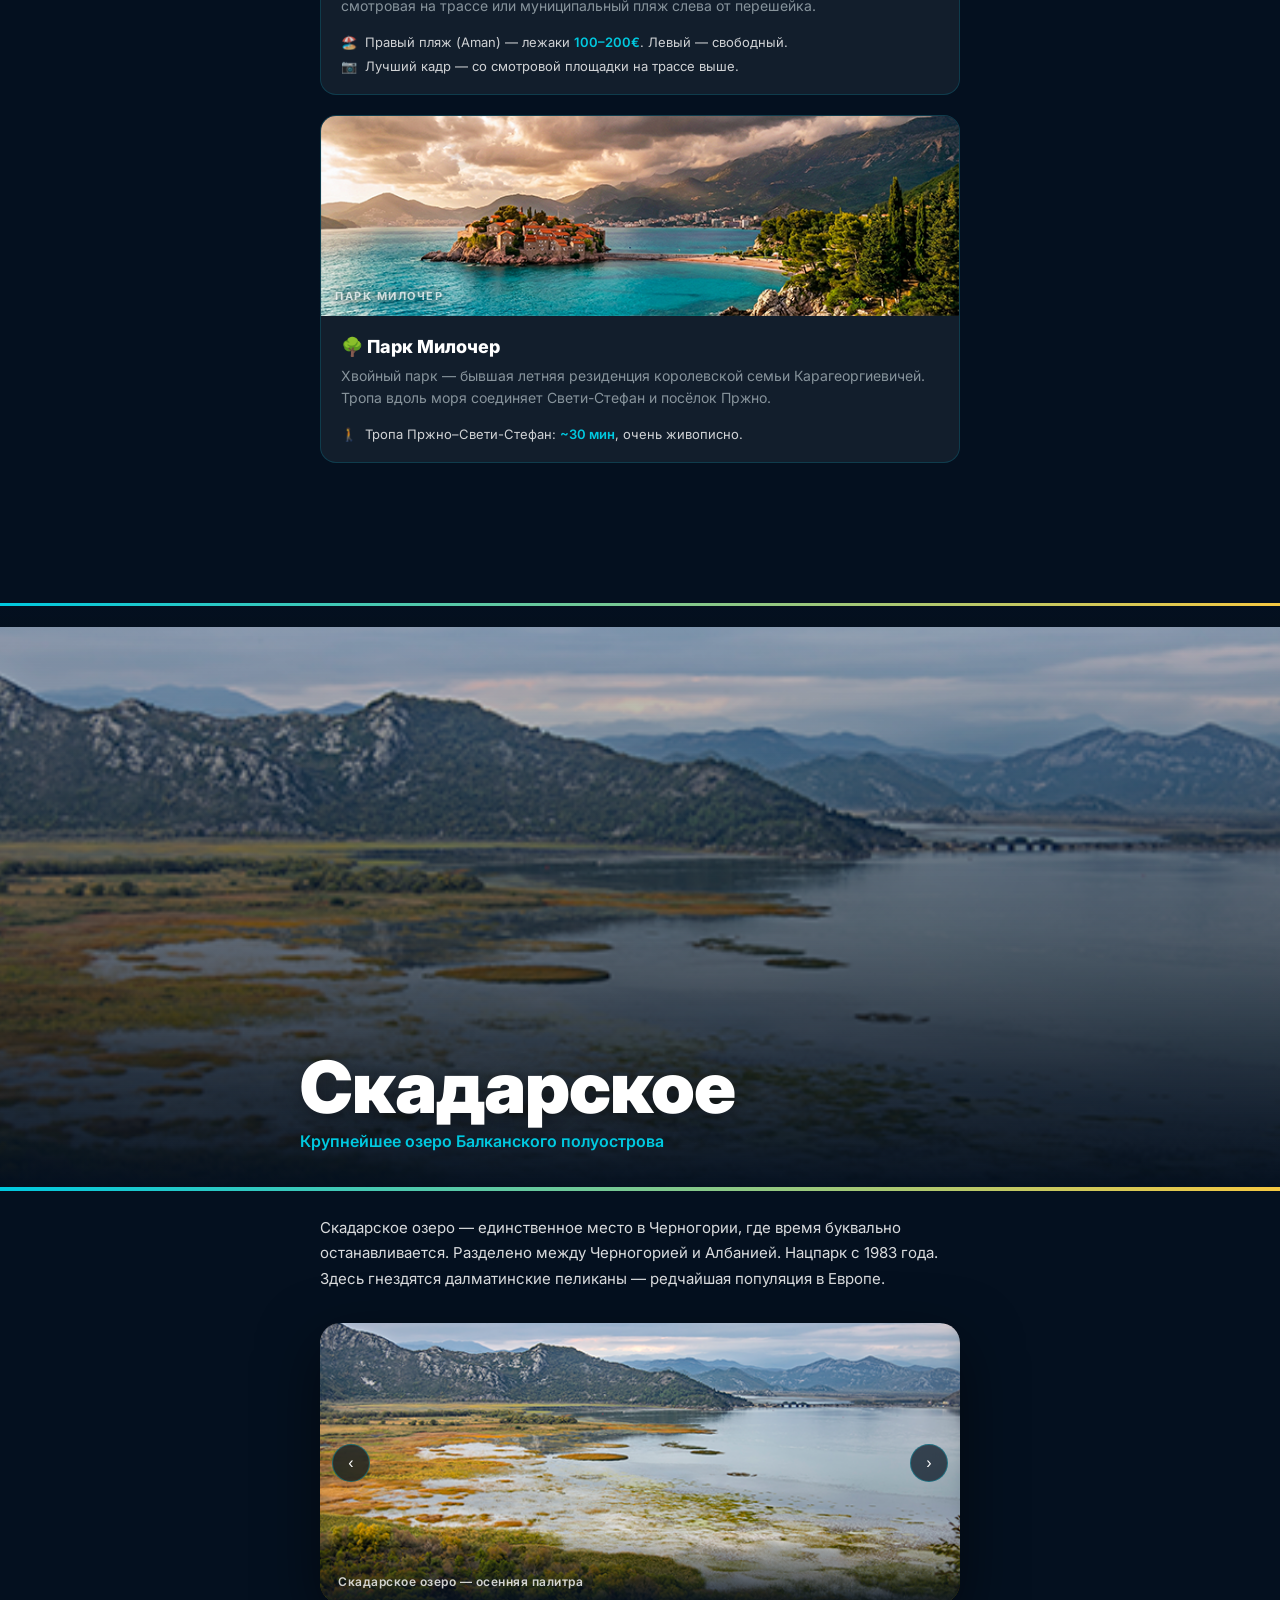
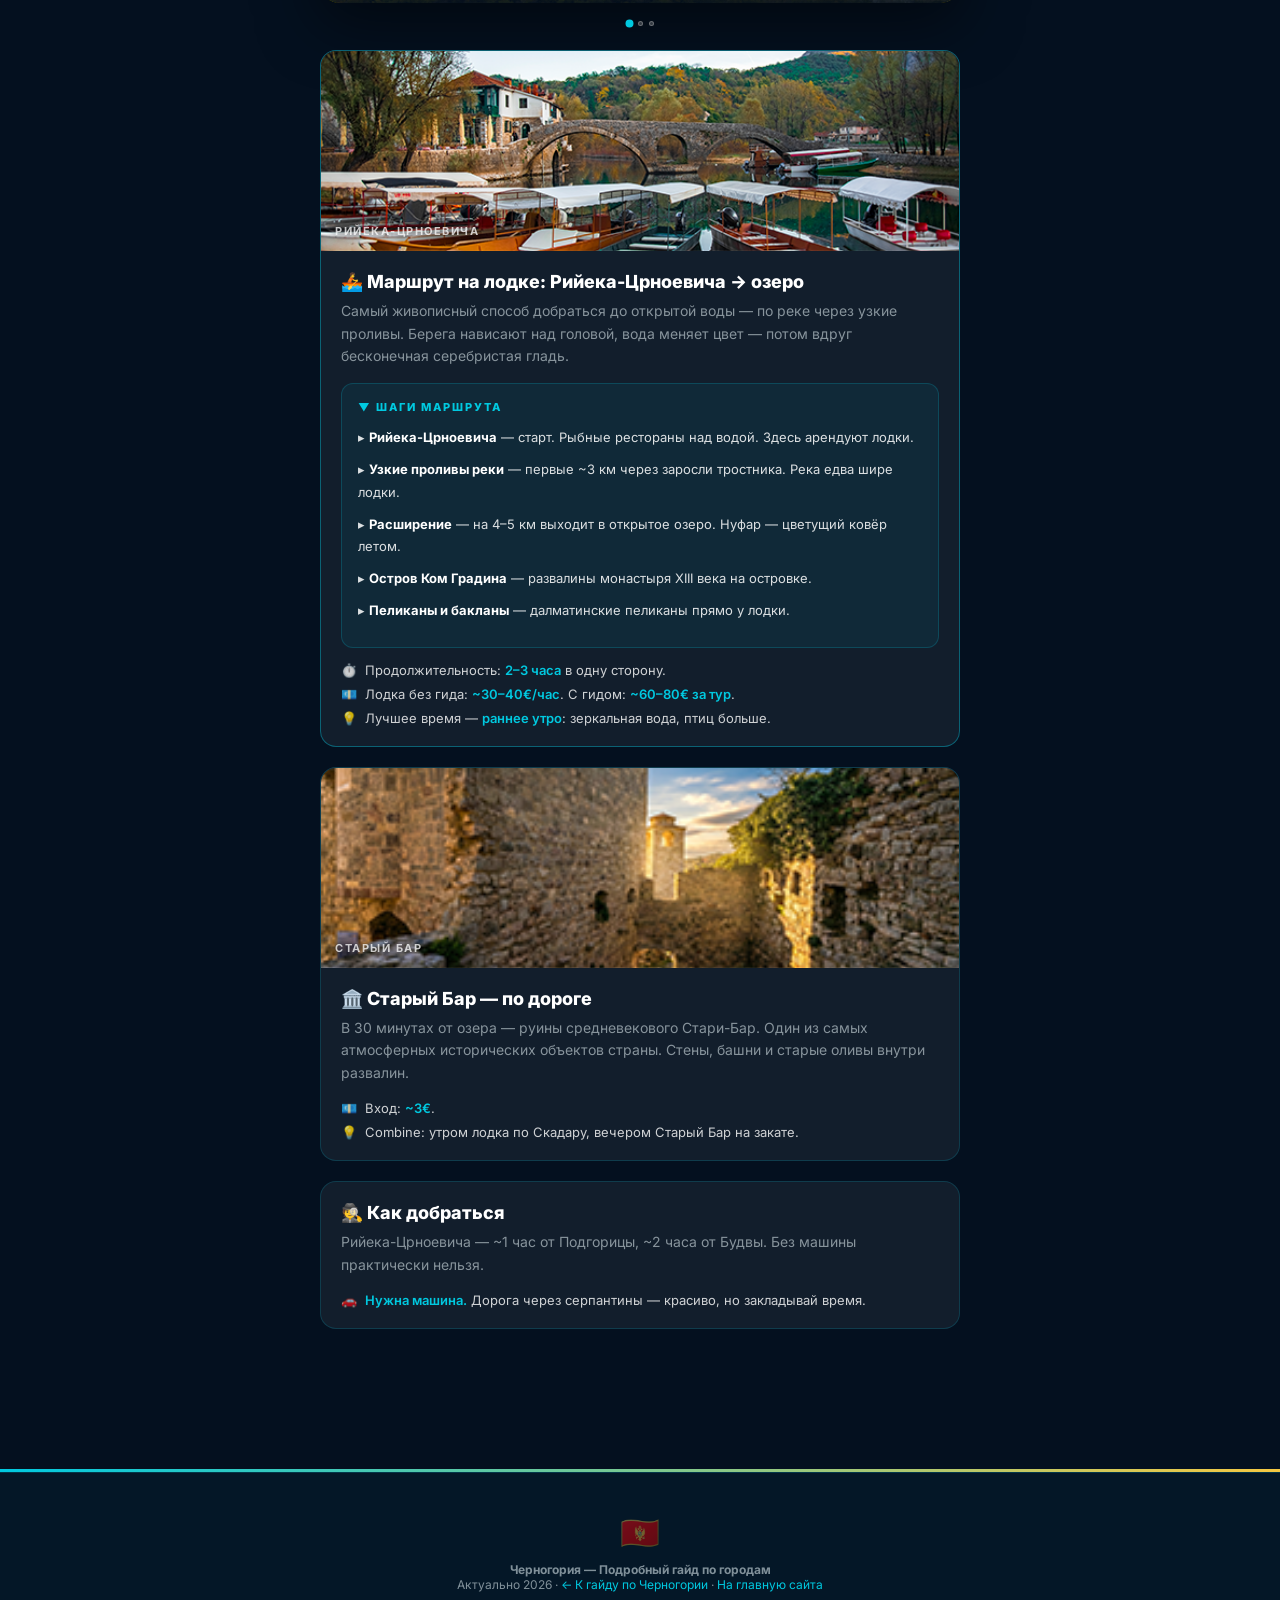
<file: cities.html>
<!DOCTYPE html>
<html lang="ru">

<head>
  <meta charset="UTF-8" />
  <meta name="viewport" content="width=device-width, initial-scale=1.0, viewport-fit=cover" />
  <meta name="description"
    content="Гайд по городам Черногории: Будва, Котор, Херцег-Нови, Дурмитор и другие. Фото, достопримечательности, цены." />
  <title>Города Черногории — Подробный гайд</title>
  <link rel="preconnect" href="https://fonts.googleapis.com" />
  <link rel="preconnect" href="https://fonts.gstatic.com" crossorigin />
  <link href="https://fonts.googleapis.com/css2?family=Inter:wght@300;400;500;600;700;800;900&display=swap"
    rel="stylesheet" />
  <style>
    *,
    *::before,
    *::after {
      box-sizing: border-box;
      margin: 0;
      padding: 0;
    }

    :root {
      --teal: #00c9e0;
      --gold: #f5c842;
      --coral: #e8523a;
      --dark: #04101f;
      --deep: #061525;
      --navy: #071e38;
      --card: rgba(255, 255, 255, 0.06);
      --border: rgba(0, 201, 224, 0.18);
      --text: #e8f4f8;
      --muted: rgba(232, 244, 248, 0.55);
      --r: 16px;
    }

    html {
      scroll-behavior: smooth;
    }

    body {
      font-family: 'Inter', sans-serif;
      background: var(--dark);
      color: var(--text);
      overflow-x: hidden;
      -webkit-font-smoothing: antialiased;
    }

    ::-webkit-scrollbar {
      width: 3px;
    }

    ::-webkit-scrollbar-thumb {
      background: var(--teal);
      border-radius: 999px;
    }

    #nav {
      position: fixed;
      top: 0;
      left: 0;
      right: 0;
      z-index: 100;
      padding: 12px 20px;
      display: flex;
      align-items: center;
      justify-content: space-between;
      background: rgba(4, 16, 31, 0.9);
      backdrop-filter: blur(24px);
      -webkit-backdrop-filter: blur(24px);
      border-bottom: 1px solid rgba(0, 201, 224, 0.1);
    }

    .nav-logo {
      font-weight: 900;
      font-size: 16px;
      color: #fff;
      letter-spacing: -0.5px;
      text-decoration: none;
    }

    .nav-logo span {
      color: var(--teal);
    }

    .nav-links {
      display: flex;
      gap: 4px;
      overflow-x: auto;
      scrollbar-width: none;
      padding-bottom: 2px;
    }

    .nav-links::-webkit-scrollbar {
      display: none;
    }

    .nav-link {
      font-size: 11px;
      font-weight: 600;
      color: rgba(255, 255, 255, 0.6);
      text-decoration: none;
      padding: 6px 12px;
      border-radius: 999px;
      white-space: nowrap;
      transition: color 0.2s, background 0.2s;
    }

    .nav-link:hover,
    .nav-link.active {
      color: #fff;
      background: rgba(0, 201, 224, 0.15);
    }

    .back-btn {
      display: inline-flex;
      align-items: center;
      gap: 6px;
      color: var(--teal);
      font-size: 12px;
      font-weight: 700;
      text-decoration: none;
      padding: 8px 16px;
      border-radius: 999px;
      border: 1px solid rgba(0, 201, 224, 0.3);
      background: rgba(0, 201, 224, 0.05);
      margin: 80px 20px 20px;
      transition: background 0.2s;
    }

    .back-btn:hover {
      background: rgba(0, 201, 224, 0.12);
    }

    .city-header {
      position: relative;
      height: 65vh;
      min-height: 420px;
      display: flex;
      align-items: flex-end;
      padding: 40px 20px;
      overflow: hidden;
    }

    .city-bg {
      position: absolute;
      inset: -12%;
      background-size: cover;
      background-position: center;
      z-index: 0;
      will-change: transform;
    }

    .city-overlay {
      position: absolute;
      inset: 0;
      z-index: 1;
      background: linear-gradient(to bottom, rgba(4, 16, 31, 0.15) 0%, rgba(4, 16, 31, 0.55) 55%, rgba(4, 16, 31, 1) 100%);
    }

    .city-title-wrap {
      position: relative;
      z-index: 2;
      width: 100%;
      max-width: 680px;
      margin: 0 auto;
    }

    .city-title {
      font-size: clamp(40px, 10vw, 72px);
      font-weight: 900;
      line-height: 1;
      color: #fff;
      letter-spacing: -1px;
      text-shadow: 0 4px 24px rgba(0, 0, 0, 0.5);
    }

    .city-subtitle {
      font-size: 16px;
      color: var(--teal);
      font-weight: 600;
      margin-top: 8px;
    }

    .city-header::after {
      content: '';
      position: absolute;
      bottom: 0;
      left: 0;
      right: 0;
      height: 4px;
      z-index: 3;
      background: linear-gradient(90deg, var(--teal), var(--gold), var(--teal));
      background-size: 200%;
      animation: shimmer 3s linear infinite;
    }

    .content-wrap {
      max-width: 680px;
      margin: 0 auto;
      padding: 0 20px 80px;
    }

    .city-intro {
      font-size: 15px;
      line-height: 1.7;
      color: rgba(255, 255, 255, 0.85);
      margin-top: 24px;
      margin-bottom: 32px;
    }

    /* CAROUSEL */
    .photo-carousel {
      position: relative;
      overflow: hidden;
      border-radius: 20px;
      margin-bottom: 8px;
      background: #000;
      box-shadow: 0 20px 60px rgba(0, 0, 0, 0.5);
    }

    .carousel-track {
      display: flex;
      transition: transform 0.5s cubic-bezier(0.4, 0, 0.2, 1);
    }

    .carousel-slide {
      min-width: 100%;
      position: relative;
      cursor: pointer;
    }

    .carousel-slide[data-href]:hover::after {
      content: '';
      position: absolute;
      inset: 0;
      background: rgba(0, 201, 224, 0.08);
      pointer-events: none;
      border-radius: inherit;
    }

    .carousel-slide img {
      width: 100%;
      height: 280px;
      object-fit: cover;
      display: block;
    }

    .carousel-caption {
      position: absolute;
      bottom: 0;
      left: 0;
      right: 0;
      padding: 40px 18px 14px;
      background: linear-gradient(to top, rgba(4, 16, 31, 0.9), transparent);
      font-size: 12px;
      font-weight: 600;
      color: rgba(255, 255, 255, 0.8);
      letter-spacing: 0.5px;
    }

    .carousel-btn {
      position: absolute;
      top: 50%;
      transform: translateY(-50%);
      z-index: 10;
      width: 38px;
      height: 38px;
      background: rgba(4, 16, 31, 0.7);
      border: 1px solid rgba(0, 201, 224, 0.35);
      border-radius: 50%;
      cursor: pointer;
      display: flex;
      align-items: center;
      justify-content: center;
      backdrop-filter: blur(8px);
      transition: background 0.2s;
      color: #fff;
      font-size: 16px;
    }

    .carousel-btn:hover {
      background: rgba(0, 201, 224, 0.25);
      border-color: var(--teal);
    }

    .carousel-prev {
      left: 12px;
    }

    .carousel-next {
      right: 12px;
    }

    .carousel-dots {
      display: flex;
      justify-content: center;
      gap: 6px;
      padding: 10px 0 24px;
    }

    .cdot {
      width: 5px;
      height: 5px;
      border-radius: 50%;
      background: rgba(255, 255, 255, 0.25);
      border: 1px solid rgba(255, 255, 255, 0.4);
      cursor: pointer;
      transition: background 0.2s, transform 0.2s;
    }

    .cdot.active {
      background: var(--teal);
      transform: scale(1.6);
      border-color: var(--teal);
    }

    /* PLACE CARDS */
    .places-grid {
      display: flex;
      flex-direction: column;
      gap: 20px;
      margin-bottom: 60px;
    }

    .place-card {
      background: var(--card);
      border: 1px solid var(--border);
      border-radius: var(--r);
      overflow: hidden;
      transition: border-color 0.3s, transform 0.3s;
    }

    .place-card:hover {
      border-color: rgba(0, 201, 224, 0.3);
      transform: translateY(-2px);
    }

    .place-img {
      height: 200px;
      background-size: cover;
      background-position: center;
      border-bottom: 1px solid rgba(255, 255, 255, 0.05);
      position: relative;
    }

    .place-img-label {
      position: absolute;
      bottom: 12px;
      left: 14px;
      font-size: 11px;
      font-weight: 700;
      color: rgba(255, 255, 255, 0.75);
      letter-spacing: 1.5px;
      text-transform: uppercase;
      text-shadow: 0 1px 8px rgba(0, 0, 0, 0.9);
    }

    .place-body {
      padding: 20px;
    }

    .place-name {
      font-size: 18px;
      font-weight: 800;
      color: #fff;
      margin-bottom: 8px;
    }

    .place-desc {
      font-size: 14px;
      color: var(--muted);
      line-height: 1.6;
      margin-bottom: 16px;
    }

    .place-meta {
      display: flex;
      flex-direction: column;
      gap: 8px;
      font-size: 13px;
    }

    .meta-row {
      display: flex;
      align-items: flex-start;
      gap: 8px;
    }

    .meta-icon {
      opacity: 0.8;
      flex-shrink: 0;
    }

    .meta-text {
      color: rgba(255, 255, 255, 0.8);
    }

    .meta-text strong {
      color: var(--teal);
      font-weight: 600;
    }

    /* ROUTE BOX */
    .route-box {
      background: rgba(0, 201, 224, 0.07);
      border: 1px solid rgba(0, 201, 224, 0.2);
      border-radius: 12px;
      padding: 16px;
      margin-bottom: 14px;
    }

    .route-title {
      font-size: 11px;
      font-weight: 800;
      color: var(--teal);
      letter-spacing: 2px;
      text-transform: uppercase;
      margin-bottom: 12px;
    }

    .route-step {
      font-size: 13px;
      color: rgba(255, 255, 255, 0.85);
      line-height: 1.7;
      margin-bottom: 10px;
    }

    .route-step strong {
      color: #fff;
    }

    /* PHOTO GRID 2-UP */
    .photo-grid-2 {
      display: grid;
      grid-template-columns: 1fr 1fr;
      gap: 8px;
      margin-bottom: 28px;
      border-radius: 16px;
      overflow: hidden;
    }

    .photo-grid-2 img {
      width: 100%;
      height: 180px;
      object-fit: cover;
      display: block;
    }

    /* SINGLE FULL PHOTO */
    .photo-full {
      border-radius: 16px;
      overflow: hidden;
      margin-bottom: 28px;
      position: relative;
      box-shadow: 0 12px 40px rgba(0, 0, 0, 0.4);
    }

    .photo-full img {
      width: 100%;
      height: 240px;
      object-fit: cover;
      display: block;
    }

    .photo-full-caption {
      position: absolute;
      bottom: 0;
      left: 0;
      right: 0;
      padding: 40px 16px 14px;
      font-size: 11px;
      font-weight: 600;
      color: rgba(255, 255, 255, 0.75);
      letter-spacing: 1px;
      background: linear-gradient(to top, rgba(4, 16, 31, 0.85), transparent);
    }

    /* REVEAL */
    .reveal {
      opacity: 0;
      transform: translateY(28px);
      transition: opacity 0.6s ease, transform 0.6s ease;
    }

    .reveal.visible {
      opacity: 1;
      transform: translateY(0);
    }

    .stripe {
      height: 3px;
      background: linear-gradient(90deg, var(--teal), var(--gold), var(--teal));
      background-size: 200%;
      animation: shimmer 3s linear infinite;
    }

    @keyframes shimmer {
      0% {
        background-position: 0%
      }

      100% {
        background-position: 200%
      }
    }
  </style>
</head>

<body>

  <nav id="nav">
    <a href="index.html" class="nav-logo">🇲🇪 <span>·</span> ТУРАГЕНТСТВО</a>
    <div class="nav-links">
      <a href="index.html" class="nav-link">Главная</a>
      <a href="montenegroguide.html" class="nav-link" style="color:var(--teal)">Гайд Черногория 🇲🇪</a>
      <a href="#budva" class="nav-link">Будва</a>
      <a href="#kotor" class="nav-link">Котор</a>
      <a href="#herceg" class="nav-link">Херцег-Нови</a>
      <a href="#durmitor" class="nav-link">Дурмитор</a>
      <a href="#sveti" class="nav-link">Свети-Стефан</a>
      <a href="#skadar" class="nav-link">Скадарское</a>
    </div>
  </nav>

  <a href="montenegroguide.html" class="back-btn">← К гайду по Черногории</a>

  <!-- ═══ БУДВА ═══ -->
  <div id="budva">
    <div class="city-header">
      <div class="city-bg" data-speed="0.3" style="background-image:url('images/budva.png')"></div>
      <div class="city-overlay"></div>
      <div class="city-title-wrap">
        <div class="city-title">Будва</div>
        <div class="city-subtitle">Главный курорт страны</div>
      </div>
    </div>
    <div class="content-wrap">
      <p class="city-intro reveal">Будва — центр туризма Черногории. Самая развитая инфраструктура, клубы, рестораны и
        пляжи. Старый город на полуострове обязателен к посещению. Летом здесь очень многолюдно — и именно это создаёт
        атмосферу.</p>

      <div class="photo-carousel reveal" id="car-budva">
        <div class="carousel-track" id="track-budva">
          <div class="carousel-slide" data-href="#budva" onclick="carSlideClick('budva')"><img src="images/budva.png"
              alt="Будва аэро" />
            <div class="carousel-caption">Старый город Будвы — вид с воздуха</div>
          </div>
          <div class="carousel-slide" data-href="#budva" onclick="carSlideClick('budva')"><img src="images/Budva 1.png"
              alt="Будва с горы" />
            <div class="carousel-caption">Будва и Адриатика — вид с горы</div>
          </div>
          <div class="carousel-slide" data-href="#budva" onclick="carSlideClick('budva')"><img src="images/Budva2.png"
              alt="Крепость Будвы" />
            <div class="carousel-caption">Крепостные стены Будвы в шторм</div>
          </div>
          <div class="carousel-slide" data-href="#budva" onclick="carSlideClick('budva')"><img
              src="images/petrovac .png" alt="Петровац" />
            <div class="carousel-caption">Петровац — 15 км к югу от Будвы</div>
          </div>
        </div>
        <button class="carousel-btn carousel-prev" onclick="moveCarousel('budva',-1)">&#8249;</button>
        <button class="carousel-btn carousel-next" onclick="moveCarousel('budva', 1)">&#8250;</button>
      </div>
      <div class="carousel-dots" id="dots-budva"></div>

      <div class="places-grid">
        <div class="place-card reveal">
          <div class="place-img" style="background-image:url('images/Budva2.png')">
            <div class="place-img-label">Старый город</div>
          </div>
          <div class="place-body">
            <div class="place-name">🏰 Старый город и Цитадель</div>
            <div class="place-desc">Узкие улочки, каменные дома и средневековая крепость. С Цитадели открывается лучший
              вид на море и крыши старого города.</div>
            <div class="place-meta">
              <div class="meta-row"><span class="meta-icon">💶</span><span class="meta-text">Вход в Цитадель:
                  <strong>~3–4€</strong></span></div>
              <div class="meta-row"><span class="meta-icon">💡</span><span class="meta-text">Приходите на закате —
                  магический свет на черепичных крышах.</span></div>
            </div>
          </div>
        </div>
        <div class="place-card reveal">
          <div class="place-img" style="background-image:url('images/Budva 1.png'); background-position:center 70%">
            <div class="place-img-label">Вид с горы</div>
          </div>
          <div class="place-body">
            <div class="place-name">🏖️ Пляж Могрен</div>
            <div class="place-desc">Один из красивейших пляжей Будвы, разделённый скалой на Могрен I и II. Путь —
              живописная тропа вдоль скал мимо статуи «Танцовщица из Будвы».</div>
            <div class="place-meta">
              <div class="meta-row"><span class="meta-icon">🚶</span><span class="meta-text">5–10 мин пешком от Старого
                  города.</span></div>
              <div class="meta-row"><span class="meta-icon">💡</span><span class="meta-text">Летом лежаки платные
                  (~15–20€ за сет).</span></div>
            </div>
          </div>
        </div>
        <div class="place-card reveal">
          <div class="place-img" style="background-image:url('images/petrovac .png')">
            <div class="place-img-label">Петровац</div>
          </div>
          <div class="place-body">
            <div class="place-name">🌊 Петровац — 15 км к югу</div>
            <div class="place-desc">Маленький уютный городок с одним из самых живописных пляжей ривьеры. Намного тише
              Будвы, есть своя крепость Кастео прямо у воды.</div>
            <div class="place-meta">
              <div class="meta-row"><span class="meta-icon">🚌</span><span class="meta-text">Автобус из Будвы: ~20
                  мин.</span></div>
            </div>
          </div>
        </div>
      </div>
    </div>
  </div>

  <div class="stripe"></div>

  <!-- ═══ КОТОР ═══ -->
  <div id="kotor">
    <div class="city-header">
      <div class="city-bg" data-speed="0.3" style="background-image:url('images/Kotor2.png')"></div>
      <div class="city-overlay"></div>
      <div class="city-title-wrap">
        <div class="city-title">Котор</div>
        <div class="city-subtitle">Сердце Боко-Которской бухты</div>
      </div>
    </div>
    <div class="content-wrap">
      <p class="city-intro reveal">Город, зажатый между морем и отвесными скалами Ловчена. Старый город — объект ЮНЕСКО.
        Лабиринт мощёных улиц, площадей и церквей, где нет машин, но много котов. И огромный выбор лодочных туров по
        бухте.</p>

      <div class="photo-carousel reveal" id="car-kotor">
        <div class="carousel-track" id="track-kotor">
          <div class="carousel-slide" data-href="#kotor" onclick="carSlideClick('kotor')"><img src="images/Kotor.png"
              alt="Котор" />
            <div class="carousel-caption">Вид на Котор и бухту с крепости</div>
          </div>
          <div class="carousel-slide" data-href="#kotor" onclick="carSlideClick('kotor')"><img src="images/Kotor2.png"
              alt="Котор аэро" />
            <div class="carousel-caption">Старый город Котора — вид с высоты</div>
          </div>
          <div class="carousel-slide" data-href="#kotor" onclick="carSlideClick('kotor')"><img src="images/Perast2.png"
              alt="Пераст закат" />
            <div class="carousel-caption">Пераст — жемчужина Боко-Которской бухты</div>
          </div>
          <div class="carousel-slide" data-href="#kotor" onclick="carSlideClick('kotor')"><img src="images/Perast1.png"
              alt="Пераст набережная" />
            <div class="carousel-caption">Набережная Пераста — лодки и кафе</div>
          </div>
        </div>
        <button class="carousel-btn carousel-prev" onclick="moveCarousel('kotor',-1)">&#8249;</button>
        <button class="carousel-btn carousel-next" onclick="moveCarousel('kotor', 1)">&#8250;</button>
      </div>
      <div class="carousel-dots" id="dots-kotor"></div>

      <div class="places-grid">
        <div class="place-card reveal">
          <div class="place-img" style="background-image:url('images/Kotor.png')">
            <div class="place-img-label">Крепость Св. Иоанна</div>
          </div>
          <div class="place-body">
            <div class="place-name">⛰️ Крепость Святого Иоанна</div>
            <div class="place-desc">Крепость на высоте 260 м. Наверх ведут 1350 ступеней. Вид с вершины на красные крыши
              и бухту — самый узнаваемый в Черногории.</div>
            <div class="place-meta">
              <div class="meta-row"><span class="meta-icon">💶</span><span class="meta-text">Вход: <strong>8€</strong> в
                  сезон.</span></div>
              <div class="meta-row"><span class="meta-icon">💡</span><span class="meta-text">Поднимайтесь рано утром или
                  перед закатом — днём очень жарко.</span></div>
            </div>
          </div>
        </div>
        <div class="place-card reveal">
          <div class="place-img" style="background-image:url('images/Perast2.png')">
            <div class="place-img-label">Пераст</div>
          </div>
          <div class="place-body">
            <div class="place-name">🚤 Пераст и Остров Богородицы на Рифе</div>
            <div class="place-desc">Прогулка на катере по заливу с посещением искусственного острова с церковью и
              городка Пераст с его венецианской архитектурой.</div>
            <div class="place-meta">
              <div class="meta-row"><span class="meta-icon">💶</span><span class="meta-text">~<strong>20–30€</strong> с
                  человека.</span></div>
              <div class="meta-row"><span class="meta-icon">⏱️</span><span class="meta-text">Продолжительность: 2–3
                  часа.</span></div>
            </div>
          </div>
        </div>
        <div class="place-card reveal">
          <div class="place-img" style="background-image:url('images/Perast1.png')">
            <div class="place-img-label">Набережная Пераста</div>
          </div>
          <div class="place-body">
            <div class="place-name">🌅 Пераст — самостоятельно</div>
            <div class="place-desc">Даже без экскурсии по бухте, прогулка по набережной Пераста — лучшее что есть в
              регионе. Дворцы в венецианском стиле, колокольни и лодки у причала.</div>
            <div class="place-meta">
              <div class="meta-row"><span class="meta-icon">🚌</span><span class="meta-text">~20 мин на автобусе от
                  Котора.</span></div>
              <div class="meta-row"><span class="meta-icon">💡</span><span class="meta-text">Лучшие кадры — с воды или с
                  башни Пераст (~2€).</span></div>
            </div>
          </div>
        </div>
      </div>
    </div>
  </div>

  <div class="stripe"></div>

  <!-- ═══ ХЕРЦЕГ-НОВИ ═══ -->
  <div id="herceg">
    <div class="city-header">
      <div class="city-bg" data-speed="0.3" style="background-image:url('images/herceg1.png')"></div>
      <div class="city-overlay"></div>
      <div class="city-title-wrap">
        <div class="city-title">Херцег-Нови</div>
        <div class="city-subtitle">Город тысячи ступеней и зелени</div>
      </div>
    </div>
    <div class="content-wrap">
      <p class="city-intro reveal">Расположен у самого входа в Боко-Которскую бухту. Известен субтропическим
        микроклиматом, цветами, лестницами и 7-километровой набережной. Зимой здесь заметно теплее чем в горах.</p>

      <div class="photo-full reveal">
        <img src="images/herceg1.png" alt="Херцег-Нови" />
        <div class="photo-full-caption">Херцег-Нови · Вид на Боко-Которскую бухту</div>
      </div>

      <div class="places-grid">
        <div class="place-card reveal">
          <div class="place-body">
            <div class="place-name">🏰 Крепости Форте Маре и Канли Кула</div>
            <div class="place-desc">Морская крепость Форте Маре и Кровавая башня (Канли Кула), построенная турками.
              Летом в Канли Кула работает великолепный открытый амфитеатр.</div>
            <div class="place-meta">
              <div class="meta-row"><span class="meta-icon">💶</span><span class="meta-text">Вход:
                  <strong>~2–4€</strong> за каждую крепость.</span></div>
            </div>
          </div>
        </div>
        <div class="place-card reveal">
          <div class="place-body">
            <div class="place-name">🚶 Набережная Пет Даница</div>
            <div class="place-desc">Многокилометровая пешеходная зона вдоль моря от Игало до Мельине. Множество кафе,
              ресторанчиков и спусков к морю.</div>
            <div class="place-meta">
              <div class="meta-row"><span class="meta-icon">🌊</span><span class="meta-text">Длина набережной —
                  <strong>~7 км</strong>, идти в одну сторону 1.5 часа.</span></div>
              <div class="meta-row"><span class="meta-icon">💡</span><span class="meta-text">Отличный вечерний маршрут —
                  заходящее солнце подсвечивает бухту.</span></div>
            </div>
          </div>
        </div>
      </div>
    </div>
  </div>

  <div class="stripe"></div>

  <!-- ═══ ДУРМИТОР ═══ -->
  <div id="durmitor">
    <div class="city-header">
      <div class="city-bg" data-speed="0.3" style="background-image:url('images/Durmitor.png')"></div>
      <div class="city-overlay"></div>
      <div class="city-title-wrap">
        <div class="city-title">Дурмитор<br><span style="font-size:0.6em;color:var(--teal)">& Проклетие</span></div>
        <div class="city-subtitle">Горные парки · Дикая природа севера</div>
      </div>
    </div>
    <div class="content-wrap">
      <p class="city-intro reveal">Национальный парк на севере страны. Центр горного туризма — городок Жабляк. Идеально
        для хайкинга летом и горных лыж зимой. Здесь — самые масштабные пейзажи страны.</p>

      <div class="photo-carousel reveal" id="car-durmitor">
        <div class="carousel-track" id="track-durmitor">
          <div class="carousel-slide" data-href="#durmitor" onclick="carSlideClick('durmitor')"><img
              src="images/Durmitor.png" alt="Дурмитор" />
            <div class="carousel-caption">Дурмитор — панорама горной долины</div>
          </div>
          <div class="carousel-slide" data-href="#durmitor" onclick="carSlideClick('durmitor')"><img
              src="images/Crno ezero.png" alt="Чёрное озеро" />
            <div class="carousel-caption">Чёрное озеро — мостик через пролив</div>
          </div>
          <div class="carousel-slide" data-href="#durmitor" onclick="carSlideClick('durmitor')"><img
              src="images/Prokletie.png" alt="Проклетие" />
            <div class="carousel-caption">Горы Проклетие — на границе с Албанией</div>
          </div>
          <div class="carousel-slide" data-href="#durmitor" onclick="carSlideClick('durmitor')"><img
              src="images/plav.png" alt="Плав" />
            <div class="carousel-caption">Плав — горное озеро у подножья Проклетий</div>
          </div>
        </div>
        <button class="carousel-btn carousel-prev" onclick="moveCarousel('durmitor',-1)">&#8249;</button>
        <button class="carousel-btn carousel-next" onclick="moveCarousel('durmitor', 1)">&#8250;</button>
      </div>
      <div class="carousel-dots" id="dots-durmitor"></div>

      <div class="places-grid">
        <div class="place-card reveal">
          <div class="place-img" style="background-image:url('images/Crno ezero.png')">
            <div class="place-img-label">Чёрное озеро</div>
          </div>
          <div class="place-body">
            <div class="place-name">🌲 Чёрное озеро (Црно-Езеро)</div>
            <div class="place-desc">Ледниковое озеро в окружении хвойного леса и пика Медед. Состоит из двух озёр,
              соединённых проливом. Вода чистейшая, но купаться холодно даже летом.</div>
            <div class="place-meta">
              <div class="meta-row"><span class="meta-icon">💶</span><span class="meta-text">Вход в нацпарк:
                  <strong>5€</strong>.</span></div>
              <div class="meta-row"><span class="meta-icon">🚶</span><span class="meta-text">Прогулка вокруг озера:
                  около 1.5 часов.</span></div>
            </div>
          </div>
        </div>
        <div class="place-card reveal">
          <div class="place-img" style="background-image:url('images/most dzurdzevica.jpg')">
            <div class="place-img-label">Мост Джурджевича</div>
          </div>
          <div class="place-body">
            <div class="place-name">🌉 Мост Джурджевича над каньоном Тары</div>
            <div class="place-desc">Арочный мост высотой 172 м. Каньон реки Тара — глубочайший в Европе. Рядом базы для
              рафтинга и зиплайн.</div>
            <div class="place-meta">
              <div class="meta-row"><span class="meta-icon">🚗</span><span class="meta-text">~20–30 мин от
                  Жабляка.</span></div>
              <div class="meta-row"><span class="meta-icon">⚡</span><span class="meta-text">Зиплайн через каньон:
                  <strong>~20–25€</strong>.</span></div>
            </div>
          </div>
        </div>
        <div class="place-card reveal">
          <div class="place-img" style="background-image:url('images/plav.png')">
            <div class="place-img-label">Озеро Плав</div>
          </div>
          <div class="place-body">
            <div class="place-name">🏔️ Горы Проклетие и озеро Плав</div>
            <div class="place-desc">Если Дурмитор показался недостаточно диким — езжай в Плав. Горное озеро у подножья
              Проклетий. Туристов почти нет, природа нетронутая.</div>
            <div class="place-meta">
              <div class="meta-row"><span class="meta-icon">🚗</span><span class="meta-text">~2 часа от Жабляка на
                  машине.</span></div>
              <div class="meta-row"><span class="meta-icon">💡</span><span class="meta-text">Долина Гребая — один из
                  скрытых шедевров Черногории.</span></div>
            </div>
          </div>
        </div>
      </div>
    </div>
  </div>

  <div class="stripe"></div>

  <!-- ═══ СВЕТИ-СТЕФАН ═══ -->
  <div id="sveti">
    <div class="city-header">
      <div class="city-bg" data-speed="0.3" style="background-image:url('images/svstefan.png')"></div>
      <div class="city-overlay"></div>
      <div class="city-title-wrap">
        <div class="city-title">Свети-Стефан</div>
        <div class="city-subtitle">Остров миллионеров</div>
      </div>
    </div>
    <div class="content-wrap">
      <p class="city-intro reveal">Бывшая рыбацкая деревня на острове, соединённая с берегом перешейком. Сегодня —
        роскошный закрытый отель-резорт Aman Sveti Stefan. Вход только для постояльцев, но вид с пляжа — бесплатный и
        незабываемый.</p>



      <div class="places-grid">
        <div class="place-card reveal">
          <div class="place-img" style="background-image:url('images/svstefan.png')">
            <div class="place-img-label">Аэросъёмка на закате</div>
          </div>
          <div class="place-body">
            <div class="place-name">📸 Смотровые площадки и пляжи</div>
            <div class="place-desc">Вход на остров — только для постояльцев или гостей ресторана. Бесплатно — смотровая
              на трассе или муниципальный пляж слева от перешейка.</div>
            <div class="place-meta">
              <div class="meta-row"><span class="meta-icon">🏖️</span><span class="meta-text">Правый пляж (Aman) —
                  лежаки <strong>100–200€</strong>. Левый — свободный.</span></div>
              <div class="meta-row"><span class="meta-icon">📷</span><span class="meta-text">Лучший кадр — со смотровой
                  площадки на трассе выше.</span></div>
            </div>
          </div>
        </div>
        <div class="place-card reveal">
          <div class="place-img" style="background-image:url('images/parkmilocer.png')">
            <div class="place-img-label">Парк Милочер</div>
          </div>
          <div class="place-body">
            <div class="place-name">🌳 Парк Милочер</div>
            <div class="place-desc">Хвойный парк — бывшая летняя резиденция королевской семьи Карагеоргиевичей. Тропа
              вдоль моря соединяет Свети-Стефан и посёлок Пржно.</div>
            <div class="place-meta">
              <div class="meta-row"><span class="meta-icon">🚶</span><span class="meta-text">Тропа Пржно–Свети-Стефан:
                  <strong>~30 мин</strong>, очень живописно.</span></div>
            </div>
          </div>
        </div>
      </div>
    </div>
  </div>

  <div class="stripe"></div>

  <!-- ═══ СКАДАРСКОЕ ОЗЕРО ═══ -->
  <div id="skadar">
    <div class="city-header">
      <div class="city-bg" data-speed="0.3" style="background-image:url('images/Skadar .png')"></div>
      <div class="city-overlay"></div>
      <div class="city-title-wrap">
        <div class="city-title">Скадарское</div>
        <div class="city-subtitle">Крупнейшее озеро Балканского полуострова</div>
      </div>
    </div>
    <div class="content-wrap">
      <p class="city-intro reveal">Скадарское озеро — единственное место в Черногории, где время буквально
        останавливается. Разделено между Черногорией и Албанией. Нацпарк с 1983 года. Здесь гнездятся далматинские
        пеликаны — редчайшая популяция в Европе.</p>

      <div class="photo-carousel reveal" id="car-skadar">
        <div class="carousel-track" id="track-skadar">
          <div class="carousel-slide" data-href="#skadar" onclick="carSlideClick('skadar')"><img
              src="images/Skadar .png" alt="Скадарское озеро" />
            <div class="carousel-caption">Скадарское озеро — осенняя палитра</div>
          </div>
          <div class="carousel-slide" data-href="#skadar" onclick="carSlideClick('skadar')"><img
              src="images/Crnoevica.png" alt="Рийека-Црноевича" />
            <div class="carousel-caption">Рийека-Црноевича — старт лодочного маршрута</div>
          </div>
          <div class="carousel-slide" data-href="#skadar" onclick="carSlideClick('skadar')"><img src="images/Bar1.png"
              alt="Старый Бар" />
            <div class="carousel-caption">Старый Бар — средневековые руины на закате</div>
          </div>
        </div>
        <button class="carousel-btn carousel-prev" onclick="moveCarousel('skadar',-1)">&#8249;</button>
        <button class="carousel-btn carousel-next" onclick="moveCarousel('skadar', 1)">&#8250;</button>
      </div>
      <div class="carousel-dots" id="dots-skadar"></div>

      <div class="places-grid">
        <div class="place-card reveal" style="border-color:rgba(0,201,224,0.4)">
          <div class="place-img" style="background-image:url('images/Crnoevica.png')">
            <div class="place-img-label">Рийека-Црноевича</div>
          </div>
          <div class="place-body">
            <div class="place-name">🚣 Маршрут на лодке: Рийека-Црноевича → озеро</div>
            <div class="place-desc">Самый живописный способ добраться до открытой воды — по реке через узкие проливы.
              Берега нависают над головой, вода меняет цвет — потом вдруг бесконечная серебристая гладь.</div>
            <div class="route-box">
              <div class="route-title">▼ Шаги маршрута</div>
              <div class="route-step">▸ <strong>Рийека-Црноевича</strong> — старт. Рыбные рестораны над водой. Здесь
                арендуют лодки.</div>
              <div class="route-step">▸ <strong>Узкие проливы реки</strong> — первые ~3 км через заросли тростника. Река
                едва шире лодки.</div>
              <div class="route-step">▸ <strong>Расширение</strong> — на 4–5 км выходит в открытое озеро. Нуфар —
                цветущий ковёр летом.</div>
              <div class="route-step">▸ <strong>Остров Ком Градина</strong> — развалины монастыря XIII века на островке.
              </div>
              <div class="route-step">▸ <strong>Пеликаны и бакланы</strong> — далматинские пеликаны прямо у лодки.</div>
            </div>
            <div class="place-meta">
              <div class="meta-row"><span class="meta-icon">⏱️</span><span class="meta-text">Продолжительность:
                  <strong>2–3 часа</strong> в одну сторону.</span></div>
              <div class="meta-row"><span class="meta-icon">💶</span><span class="meta-text">Лодка без гида:
                  <strong>~30–40€/час</strong>. С гидом: <strong>~60–80€ за тур</strong>.</span></div>
              <div class="meta-row"><span class="meta-icon">💡</span><span class="meta-text">Лучшее время —
                  <strong>раннее утро</strong>: зеркальная вода, птиц больше.</span></div>
            </div>
          </div>
        </div>
        <div class="place-card reveal">
          <div class="place-img" style="background-image:url('images/Bar1.png')">
            <div class="place-img-label">Старый Бар</div>
          </div>
          <div class="place-body">
            <div class="place-name">🏛️ Старый Бар — по дороге</div>
            <div class="place-desc">В 30 минутах от озера — руины средневекового Стари-Бар. Один из самых атмосферных
              исторических объектов страны. Стены, башни и старые оливы внутри развалин.</div>
            <div class="place-meta">
              <div class="meta-row"><span class="meta-icon">💶</span><span class="meta-text">Вход:
                  <strong>~3€</strong>.</span></div>
              <div class="meta-row"><span class="meta-icon">💡</span><span class="meta-text">Combine: утром лодка по
                  Скадару, вечером Старый Бар на закате.</span></div>
            </div>
          </div>
        </div>
        <div class="place-card reveal">
          <div class="place-body">
            <div class="place-name">🕵️ Как добраться</div>
            <div class="place-desc">Рийека-Црноевича — ~1 час от Подгорицы, ~2 часа от Будвы. Без машины практически
              нельзя.</div>
            <div class="place-meta">
              <div class="meta-row"><span class="meta-icon">🚗</span><span class="meta-text"><strong>Нужна
                    машина.</strong> Дорога через серпантины — красиво, но закладывай время.</span></div>
            </div>
          </div>
        </div>
      </div>
    </div>
  </div>

  <div class="stripe"></div>

  <footer
    style="background:rgba(0,201,224,0.04);border-top:1px solid rgba(0,201,224,0.18);text-align:center;padding:40px 20px;font-size:12px;color:rgba(232,244,248,0.55)">
    <span style="font-size:32px;display:block;margin-bottom:10px">🇲🇪</span>
    <strong>Черногория — Подробный гайд по городам</strong><br />
    Актуально 2026 · <a href="montenegroguide.html" style="color:var(--teal);text-decoration:none">← К гайду по Черногории</a> · <a href="index.html" style="color:var(--teal);text-decoration:none">На главную сайта</a>
  </footer>

  <script>
    // ── CAROUSEL ENGINE ──────────────────────────────────────────────
    var C = {}; // global carousel state: C[id] = {cur, count, timer}

    function carInit(id) {
      var track = document.getElementById('track-' + id);
      var dotsWrap = document.getElementById('dots-' + id);
      if (!track || !dotsWrap) return;
      var slides = track.getElementsByClassName('carousel-slide');
      var n = slides.length;
      if (!n) return;

      C[id] = { cur: 0, count: n, timer: null };

      // Build dot indicators
      for (var i = 0; i < n; i++) {
        var dot = document.createElement('div');
        dot.className = 'cdot' + (i === 0 ? ' active' : '');
        dot.setAttribute('data-car', id);
        dot.setAttribute('data-idx', i);
        dot.onclick = function (e) {
          e.stopPropagation();
          carGo(this.getAttribute('data-car'), +this.getAttribute('data-idx'));
        };
        dotsWrap.appendChild(dot);
      }

      carStartTimer(id);
    }

    function carGo(id, idx) {
      var state = C[id];
      if (!state) return;
      var n = state.count;
      state.cur = ((idx % n) + n) % n;

      var track = document.getElementById('track-' + id);
      if (track) track.style.transform = 'translateX(-' + (state.cur * 100) + '%)';

      var dotsWrap = document.getElementById('dots-' + id);
      if (dotsWrap) {
        var dots = dotsWrap.children;
        for (var i = 0; i < dots.length; i++) {
          dots[i].className = 'cdot' + (i === state.cur ? ' active' : '');
        }
      }
    }

    function carStartTimer(id) {
      carStopTimer(id);
      C[id].timer = setInterval(function () {
        carGo(id, C[id].cur + 1);
      }, 4000);
    }

    function carStopTimer(id) {
      if (C[id] && C[id].timer) {
        clearInterval(C[id].timer);
        C[id].timer = null;
      }
    }

    // Called by inline onclick on buttons
    function moveCarousel(id, dir) {
      carGo(id, C[id].cur + dir);
      carStartTimer(id); // restart timer after manual nav
    }

    // Called by inline onclick on slides
    function carSlideClick(id) {
      var state = C[id];
      if (!state) return;
      var track = document.getElementById('track-' + id);
      if (!track) return;
      var slides = track.getElementsByClassName('carousel-slide');
      var slide = slides[state.cur];
      if (!slide) return;
      var href = slide.getAttribute('data-href');
      if (!href) return;
      var target = document.querySelector(href);
      if (target) target.scrollIntoView({ behavior: 'smooth', block: 'start' });
    }

    ['budva', 'kotor', 'durmitor', 'skadar'].forEach(carInit);

    // Pause autoplay on hover over carousel
    document.querySelectorAll('.photo-carousel').forEach(function (wrap) {
      var id = wrap.id.replace('car-', '');
      wrap.addEventListener('mouseenter', function () { carStopTimer(id); });
      wrap.addEventListener('mouseleave', function () { carStartTimer(id); });
    });

    // ── REVEAL ON SCROLL ──
    var reveals = document.querySelectorAll('.reveal');
    var io = new IntersectionObserver(function (entries) {
      entries.forEach(function (e) {
        if (e.isIntersecting) { e.target.classList.add('visible'); io.unobserve(e.target); }
      });
    }, { threshold: 0.08 });
    reveals.forEach(function (el) { io.observe(el); });

    // ── NAV ACTIVE LINK ──
    var navLinks = document.querySelectorAll('.nav-link');
    var sections = document.querySelectorAll('div[id]');
    window.addEventListener('scroll', function () {
      var current = '';
      sections.forEach(function (sec) {
        if (window.scrollY >= sec.offsetTop - 200) current = sec.getAttribute('id');
      });
      navLinks.forEach(function (link) {
        link.classList.toggle('active', link.getAttribute('href') === '#' + current);
      });
    }, { passive: true });

    // ── PARALLAX on city headers ──
    var bgs = document.querySelectorAll('.city-bg');
    function onScroll() {
      var wh = window.innerHeight;
      bgs.forEach(function (bg) {
        var rect = bg.parentElement.getBoundingClientRect();
        if (rect.bottom < 0 || rect.top > wh) return;
        bg.style.transform = 'translateY(' + (rect.top * parseFloat(bg.dataset.speed || 0.3)) + 'px)';
      });
    }
    window.addEventListener('scroll', onScroll, { passive: true });
    onScroll();
  </script>
</body>

</html>
</file>
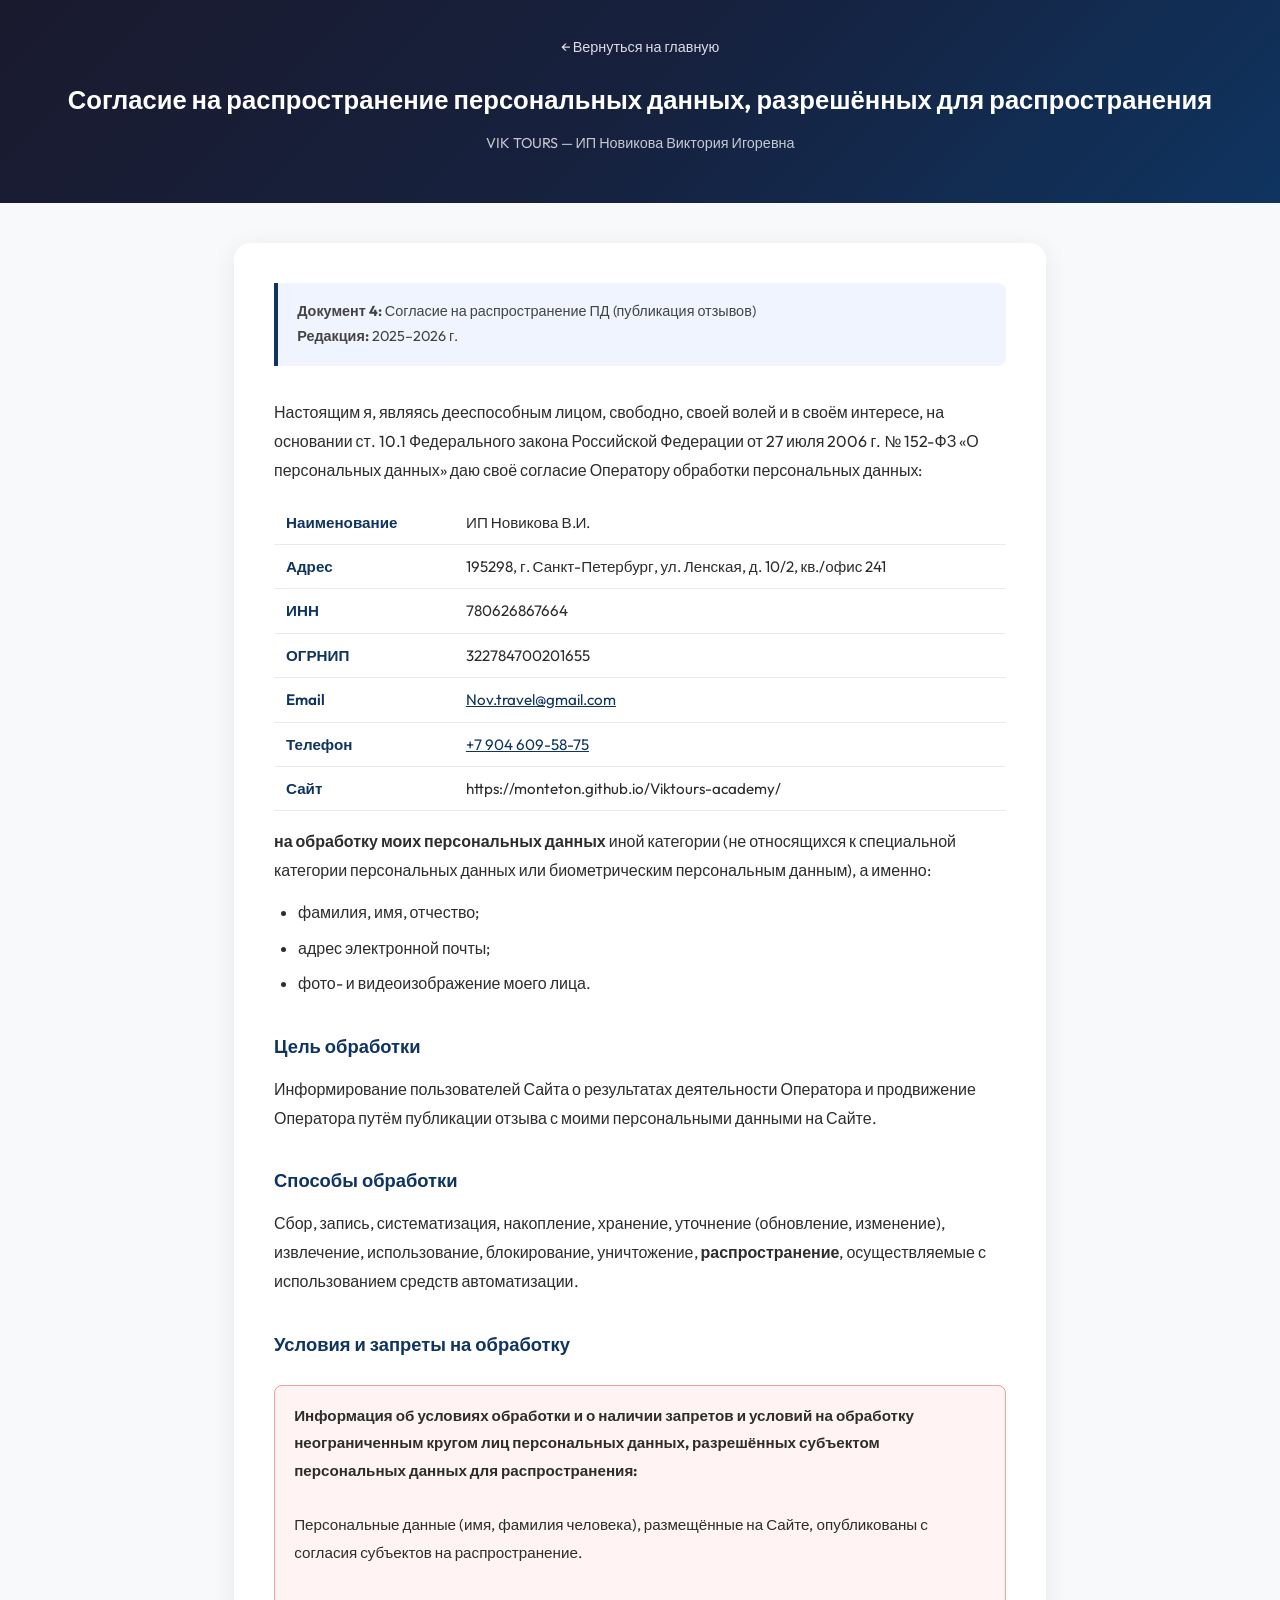
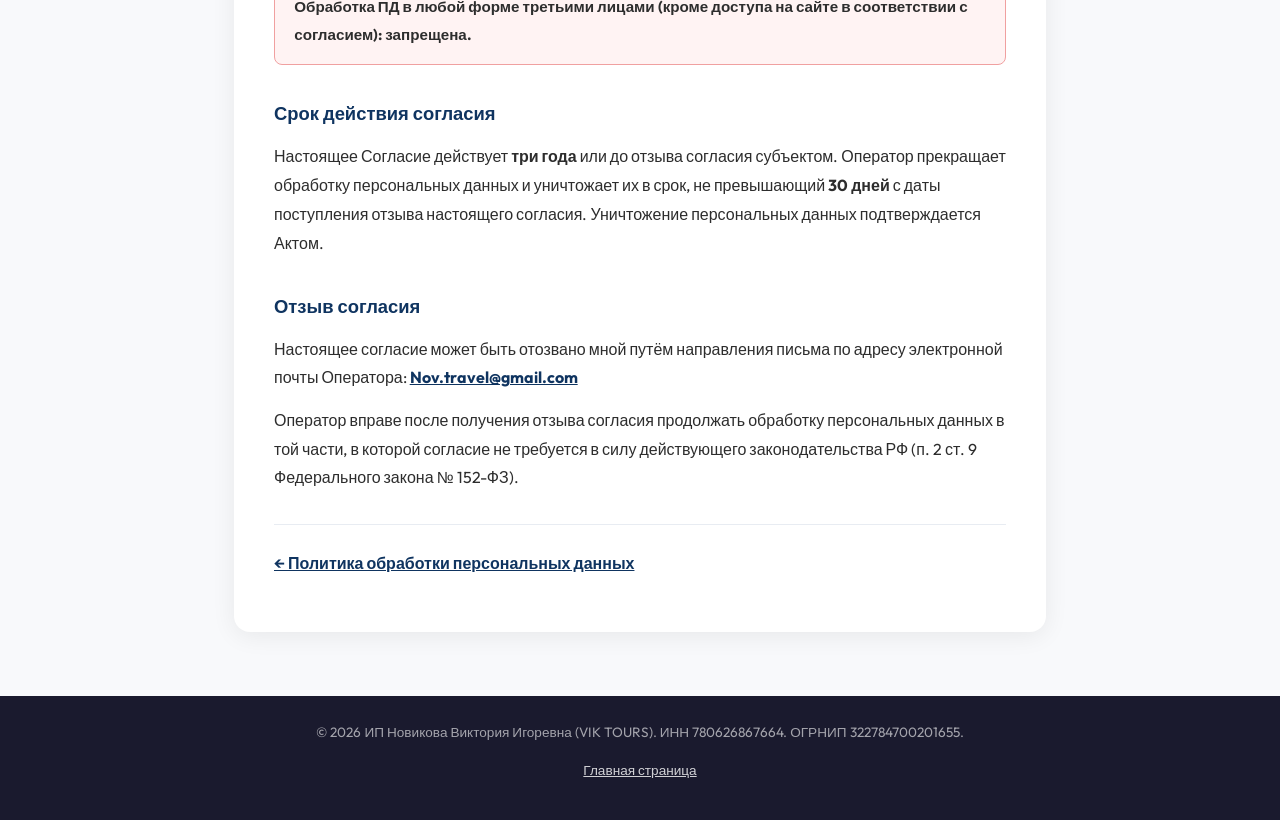
<file: consent-distribution.html>
<!DOCTYPE html>
<html lang="ru">
<head>
    <meta charset="UTF-8">
    <meta name="viewport" content="width=device-width, initial-scale=1.0">
    <title>Согласие на распространение персональных данных — VIK TOURS</title>
    <meta name="description" content="Согласие на распространение ПД (публикация отзывов) VIK TOURS — ИП Новикова Виктория Игоревна">
    <link rel="preconnect" href="https://fonts.googleapis.com">
    <link rel="preconnect" href="https://fonts.gstatic.com" crossorigin>
    <link href="https://fonts.googleapis.com/css2?family=Outfit:wght@300;400;500;600;700&display=swap" rel="stylesheet">
    <style>
        *, *::before, *::after { box-sizing: border-box; margin: 0; padding: 0; }
        body { font-family: 'Outfit', sans-serif; font-size: 16px; line-height: 1.8; color: #2d2d2d; background: #f8f9fb; }
        header { background: linear-gradient(135deg, #1a1a2e 0%, #16213e 50%, #0f3460 100%); color: white; padding: 2rem 1.5rem; text-align: center; }
        header h1 { font-size: 1.6rem; font-weight: 700; margin-bottom: 0.5rem; }
        header p { font-size: 0.9rem; opacity: 0.75; }
        .back-link { display: inline-flex; align-items: center; gap: 0.4rem; color: #fff; text-decoration: none; font-size: 0.9rem; margin-bottom: 1rem; opacity: 0.85; transition: opacity 0.2s; }
        .back-link:hover { opacity: 1; }
        .container { max-width: 860px; margin: 0 auto; padding: 2.5rem 1.5rem 4rem; }
        .doc-card { background: #fff; border-radius: 16px; padding: 2.5rem; box-shadow: 0 4px 24px rgba(0,0,0,0.07); }
        h2 { font-size: 1.15rem; font-weight: 700; margin: 2rem 0 0.75rem; color: #0f3460; }
        p { margin-bottom: 0.85rem; }
        ul { margin: 0.5rem 0 1rem 1.5rem; }
        li { margin-bottom: 0.4rem; }
        .doc-meta { background: #f0f4ff; border-left: 4px solid #0f3460; padding: 1rem 1.2rem; border-radius: 0 8px 8px 0; margin-bottom: 2rem; font-size: 0.9rem; color: #444; }
        .restriction-box { background: #fff3f3; border: 1px solid #f0a0a0; border-radius: 8px; padding: 1rem 1.2rem; margin: 1.5rem 0; font-size: 0.95rem; }
        .requisites-table { width: 100%; border-collapse: collapse; margin: 1rem 0; font-size: 0.95rem; }
        .requisites-table td { padding: 0.5rem 0.75rem; border-bottom: 1px solid #e8ecf2; }
        .requisites-table td:first-child { font-weight: 600; color: #0f3460; width: 180px; }
        a { color: #0f3460; }
        footer { background: #1a1a2e; color: rgba(255,255,255,0.6); text-align: center; padding: 1.5rem; font-size: 0.85rem; }
        footer a { color: rgba(255,255,255,0.8); text-decoration: underline; }
    </style>
</head>
<body>
<header>
    <a class="back-link" href="index.html">← Вернуться на главную</a>
    <h1>Согласие на распространение персональных данных, разрешённых для распространения</h1>
    <p>VIK TOURS — ИП Новикова Виктория Игоревна</p>
</header>
<div class="container">
    <div class="doc-card">
        <div class="doc-meta">
            <strong>Документ 4:</strong> Согласие на распространение ПД (публикация отзывов)<br>
            <strong>Редакция:</strong> 2025–2026 г.
        </div>

        <p>Настоящим я, являясь дееспособным лицом, свободно, своей волей и в своём интересе, на основании ст. 10.1 Федерального закона Российской Федерации от 27 июля 2006 г. № 152-ФЗ «О персональных данных» даю своё согласие Оператору обработки персональных данных:</p>

        <table class="requisites-table">
            <tr><td>Наименование</td><td>ИП Новикова В.И.</td></tr>
            <tr><td>Адрес</td><td>195298, г. Санкт-Петербург, ул. Ленская, д. 10/2, кв./офис 241</td></tr>
            <tr><td>ИНН</td><td>780626867664</td></tr>
            <tr><td>ОГРНИП</td><td>322784700201655</td></tr>
            <tr><td>Email</td><td><a href="mailto:Nov.travel@gmail.com">Nov.travel@gmail.com</a></td></tr>
            <tr><td>Телефон</td><td><a href="tel:+79046095875">+7 904 609-58-75</a></td></tr>
            <tr><td>Сайт</td><td>https://monteton.github.io/Viktours-academy/</td></tr>
        </table>

        <p><strong>на обработку моих персональных данных</strong> иной категории (не относящихся к специальной категории персональных данных или биометрическим персональным данным), а именно:</p>
        <ul>
            <li>фамилия, имя, отчество;</li>
            <li>адрес электронной почты;</li>
            <li>фото- и видеоизображение моего лица.</li>
        </ul>

        <h2>Цель обработки</h2>
        <p>Информирование пользователей Сайта о результатах деятельности Оператора и продвижение Оператора путём публикации отзыва с моими персональными данными на Сайте.</p>

        <h2>Способы обработки</h2>
        <p>Сбор, запись, систематизация, накопление, хранение, уточнение (обновление, изменение), извлечение, использование, блокирование, уничтожение, <strong>распространение</strong>, осуществляемые с использованием средств автоматизации.</p>

        <h2>Условия и запреты на обработку</h2>
        <div class="restriction-box">
            <strong>Информация об условиях обработки и о наличии запретов и условий на обработку неограниченным кругом лиц персональных данных, разрешённых субъектом персональных данных для распространения:</strong><br><br>
            Персональные данные (имя, фамилия человека), размещённые на Сайте, опубликованы с согласия субъектов на распространение.<br><br>
            <strong>Обработка ПД в любой форме третьими лицами (кроме доступа на сайте в соответствии с согласием): запрещена.</strong>
        </div>

        <h2>Срок действия согласия</h2>
        <p>Настоящее Согласие действует <strong>три года</strong> или до отзыва согласия субъектом. Оператор прекращает обработку персональных данных и уничтожает их в срок, не превышающий <strong>30 дней</strong> с даты поступления отзыва настоящего согласия. Уничтожение персональных данных подтверждается Актом.</p>

        <h2>Отзыв согласия</h2>
        <p>Настоящее согласие может быть отозвано мной путём направления письма по адресу электронной почты Оператора: <a href="mailto:Nov.travel@gmail.com"><strong>Nov.travel@gmail.com</strong></a></p>
        <p>Оператор вправе после получения отзыва согласия продолжать обработку персональных данных в той части, в которой согласие не требуется в силу действующего законодательства РФ (п. 2 ст. 9 Федерального закона № 152-ФЗ).</p>

        <p style="margin-top:2rem; padding-top:1.5rem; border-top:1px solid #e8ecf2;">
            <a href="privacy-policy.html" style="font-weight:600;">← Политика обработки персональных данных</a>
        </p>
    </div>
</div>
<footer>
    <p>© 2026 ИП Новикова Виктория Игоревна (VIK TOURS). ИНН 780626867664. ОГРНИП 322784700201655.</p>
    <p style="margin-top:0.5rem;"><a href="index.html">Главная страница</a></p>
</footer>
</body>
</html>
</file>
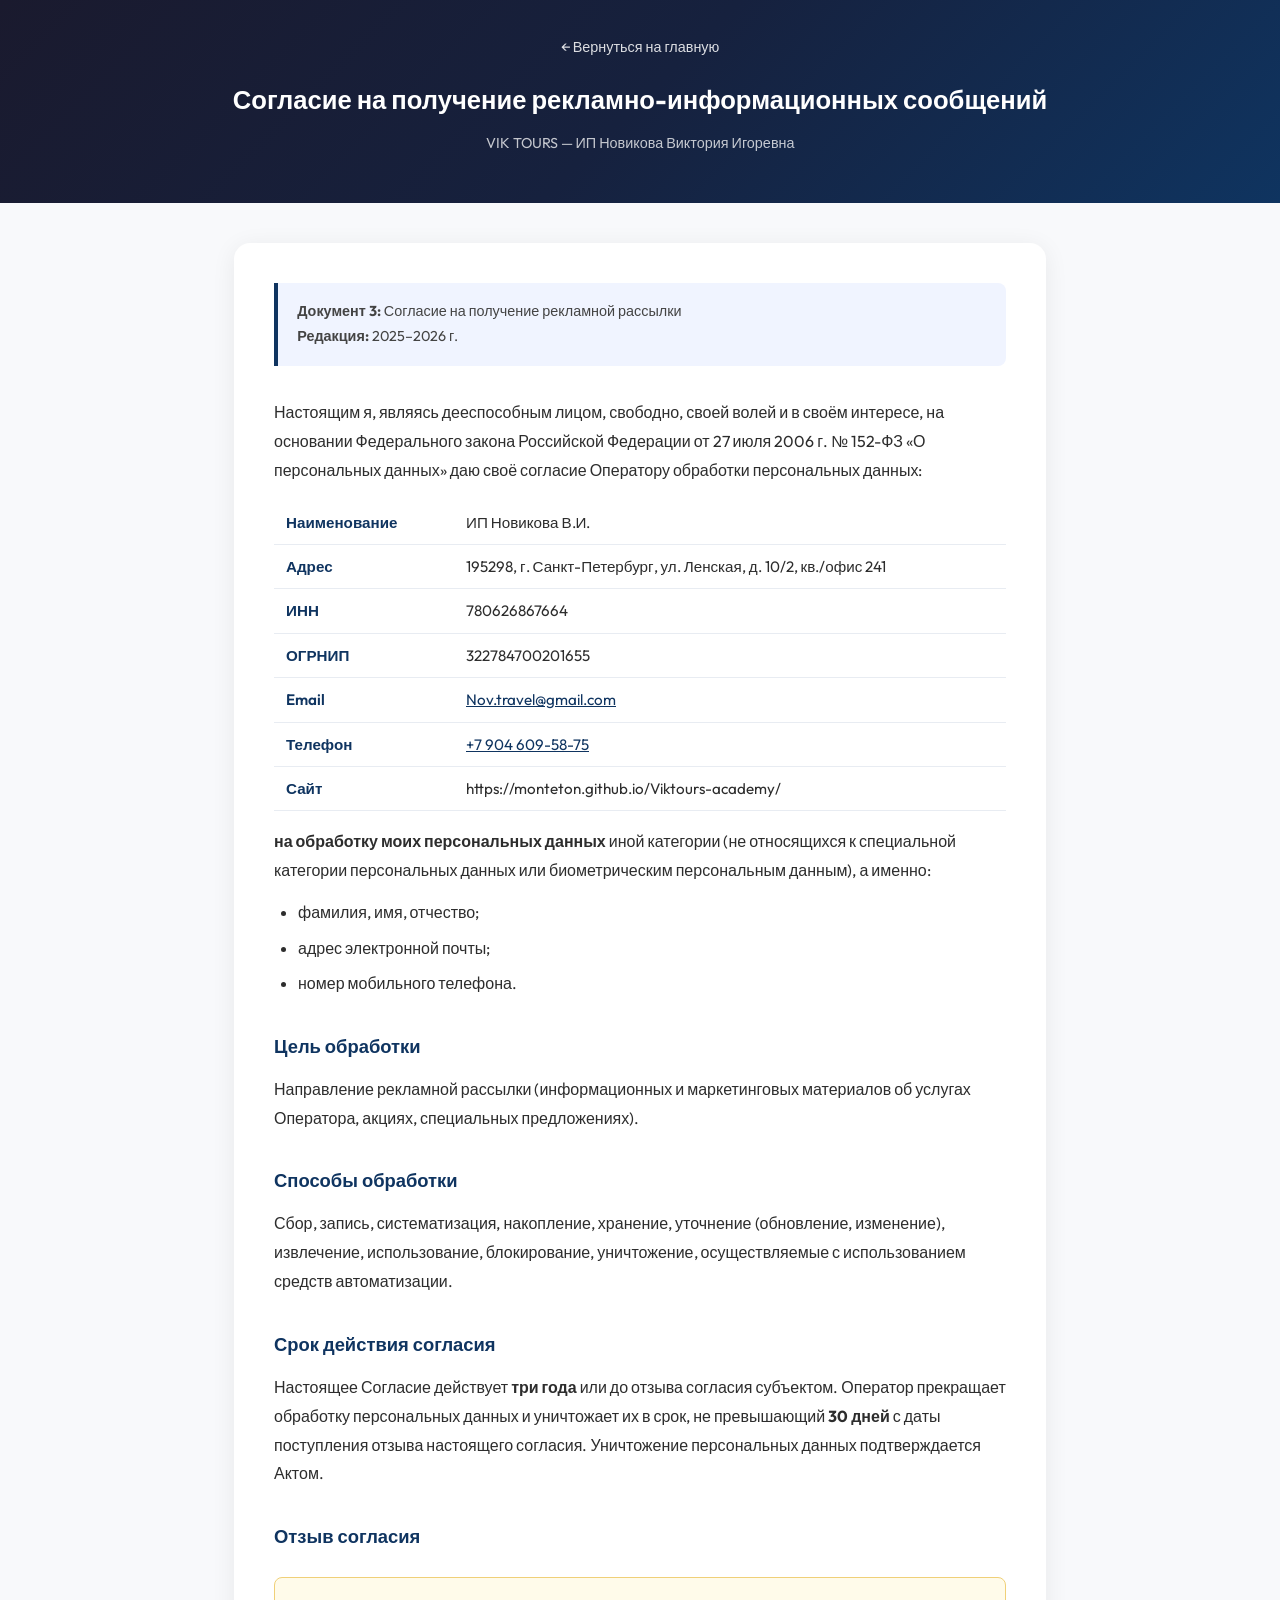
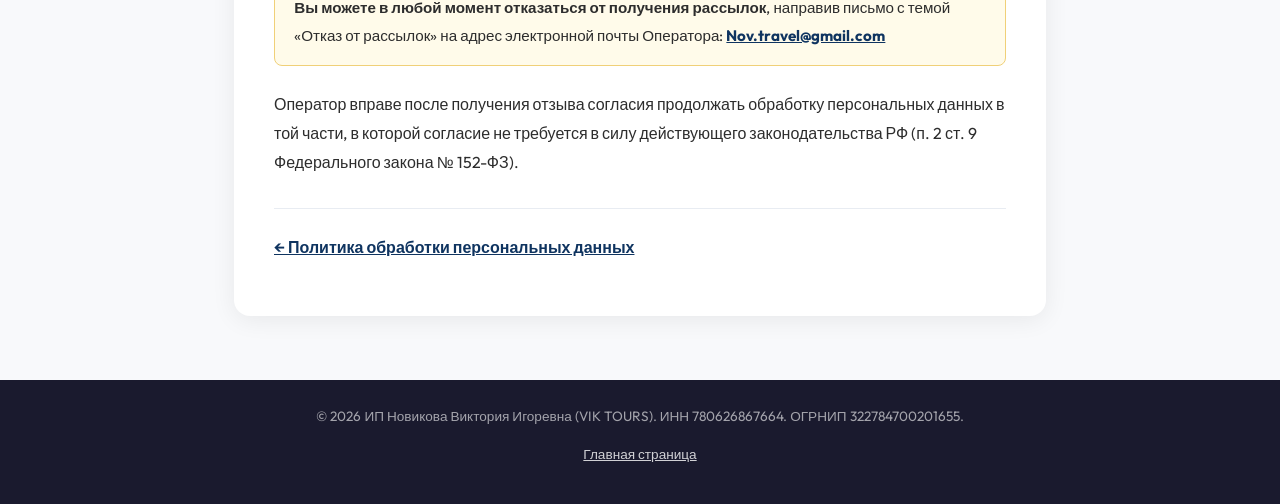
<file: consent-mailing.html>
<!DOCTYPE html>
<html lang="ru">
<head>
    <meta charset="UTF-8">
    <meta name="viewport" content="width=device-width, initial-scale=1.0">
    <title>Согласие на получение рекламно-информационных сообщений — VIK TOURS</title>
    <meta name="description" content="Согласие на получение рекламной рассылки VIK TOURS — ИП Новикова Виктория Игоревна">
    <link rel="preconnect" href="https://fonts.googleapis.com">
    <link rel="preconnect" href="https://fonts.gstatic.com" crossorigin>
    <link href="https://fonts.googleapis.com/css2?family=Outfit:wght@300;400;500;600;700&display=swap" rel="stylesheet">
    <style>
        *, *::before, *::after { box-sizing: border-box; margin: 0; padding: 0; }
        body { font-family: 'Outfit', sans-serif; font-size: 16px; line-height: 1.8; color: #2d2d2d; background: #f8f9fb; }
        header { background: linear-gradient(135deg, #1a1a2e 0%, #16213e 50%, #0f3460 100%); color: white; padding: 2rem 1.5rem; text-align: center; }
        header h1 { font-size: 1.6rem; font-weight: 700; margin-bottom: 0.5rem; }
        header p { font-size: 0.9rem; opacity: 0.75; }
        .back-link { display: inline-flex; align-items: center; gap: 0.4rem; color: #fff; text-decoration: none; font-size: 0.9rem; margin-bottom: 1rem; opacity: 0.85; transition: opacity 0.2s; }
        .back-link:hover { opacity: 1; }
        .container { max-width: 860px; margin: 0 auto; padding: 2.5rem 1.5rem 4rem; }
        .doc-card { background: #fff; border-radius: 16px; padding: 2.5rem; box-shadow: 0 4px 24px rgba(0,0,0,0.07); }
        h2 { font-size: 1.15rem; font-weight: 700; margin: 2rem 0 0.75rem; color: #0f3460; }
        p { margin-bottom: 0.85rem; }
        ul { margin: 0.5rem 0 1rem 1.5rem; }
        li { margin-bottom: 0.4rem; }
        .doc-meta { background: #f0f4ff; border-left: 4px solid #0f3460; padding: 1rem 1.2rem; border-radius: 0 8px 8px 0; margin-bottom: 2rem; font-size: 0.9rem; color: #444; }
        .note-box { background: #fffbea; border: 1px solid #f0d078; border-radius: 8px; padding: 1rem 1.2rem; margin: 1.5rem 0; font-size: 0.95rem; }
        .requisites-table { width: 100%; border-collapse: collapse; margin: 1rem 0; font-size: 0.95rem; }
        .requisites-table td { padding: 0.5rem 0.75rem; border-bottom: 1px solid #e8ecf2; }
        .requisites-table td:first-child { font-weight: 600; color: #0f3460; width: 180px; }
        a { color: #0f3460; }
        footer { background: #1a1a2e; color: rgba(255,255,255,0.6); text-align: center; padding: 1.5rem; font-size: 0.85rem; }
        footer a { color: rgba(255,255,255,0.8); text-decoration: underline; }
    </style>
</head>
<body>
<header>
    <a class="back-link" href="index.html">← Вернуться на главную</a>
    <h1>Согласие на получение рекламно-информационных сообщений</h1>
    <p>VIK TOURS — ИП Новикова Виктория Игоревна</p>
</header>
<div class="container">
    <div class="doc-card">
        <div class="doc-meta">
            <strong>Документ 3:</strong> Согласие на получение рекламной рассылки<br>
            <strong>Редакция:</strong> 2025–2026 г.
        </div>

        <p>Настоящим я, являясь дееспособным лицом, свободно, своей волей и в своём интересе, на основании Федерального закона Российской Федерации от 27 июля 2006 г. № 152-ФЗ «О персональных данных» даю своё согласие Оператору обработки персональных данных:</p>

        <table class="requisites-table">
            <tr><td>Наименование</td><td>ИП Новикова В.И.</td></tr>
            <tr><td>Адрес</td><td>195298, г. Санкт-Петербург, ул. Ленская, д. 10/2, кв./офис 241</td></tr>
            <tr><td>ИНН</td><td>780626867664</td></tr>
            <tr><td>ОГРНИП</td><td>322784700201655</td></tr>
            <tr><td>Email</td><td><a href="mailto:Nov.travel@gmail.com">Nov.travel@gmail.com</a></td></tr>
            <tr><td>Телефон</td><td><a href="tel:+79046095875">+7 904 609-58-75</a></td></tr>
            <tr><td>Сайт</td><td>https://monteton.github.io/Viktours-academy/</td></tr>
        </table>

        <p><strong>на обработку моих персональных данных</strong> иной категории (не относящихся к специальной категории персональных данных или биометрическим персональным данным), а именно:</p>
        <ul>
            <li>фамилия, имя, отчество;</li>
            <li>адрес электронной почты;</li>
            <li>номер мобильного телефона.</li>
        </ul>

        <h2>Цель обработки</h2>
        <p>Направление рекламной рассылки (информационных и маркетинговых материалов об услугах Оператора, акциях, специальных предложениях).</p>

        <h2>Способы обработки</h2>
        <p>Сбор, запись, систематизация, накопление, хранение, уточнение (обновление, изменение), извлечение, использование, блокирование, уничтожение, осуществляемые с использованием средств автоматизации.</p>

        <h2>Срок действия согласия</h2>
        <p>Настоящее Согласие действует <strong>три года</strong> или до отзыва согласия субъектом. Оператор прекращает обработку персональных данных и уничтожает их в срок, не превышающий <strong>30 дней</strong> с даты поступления отзыва настоящего согласия. Уничтожение персональных данных подтверждается Актом.</p>

        <h2>Отзыв согласия</h2>
        <div class="note-box">
            <strong>Вы можете в любой момент отказаться от получения рассылок</strong>, направив письмо с темой «Отказ от рассылок» на адрес электронной почты Оператора: <a href="mailto:Nov.travel@gmail.com"><strong>Nov.travel@gmail.com</strong></a>
        </div>
        <p>Оператор вправе после получения отзыва согласия продолжать обработку персональных данных в той части, в которой согласие не требуется в силу действующего законодательства РФ (п. 2 ст. 9 Федерального закона № 152-ФЗ).</p>

        <p style="margin-top:2rem; padding-top:1.5rem; border-top:1px solid #e8ecf2;">
            <a href="privacy-policy.html" style="font-weight:600;">← Политика обработки персональных данных</a>
        </p>
    </div>
</div>
<footer>
    <p>© 2026 ИП Новикова Виктория Игоревна (VIK TOURS). ИНН 780626867664. ОГРНИП 322784700201655.</p>
    <p style="margin-top:0.5rem;"><a href="index.html">Главная страница</a></p>
</footer>
</body>
</html>
</file>
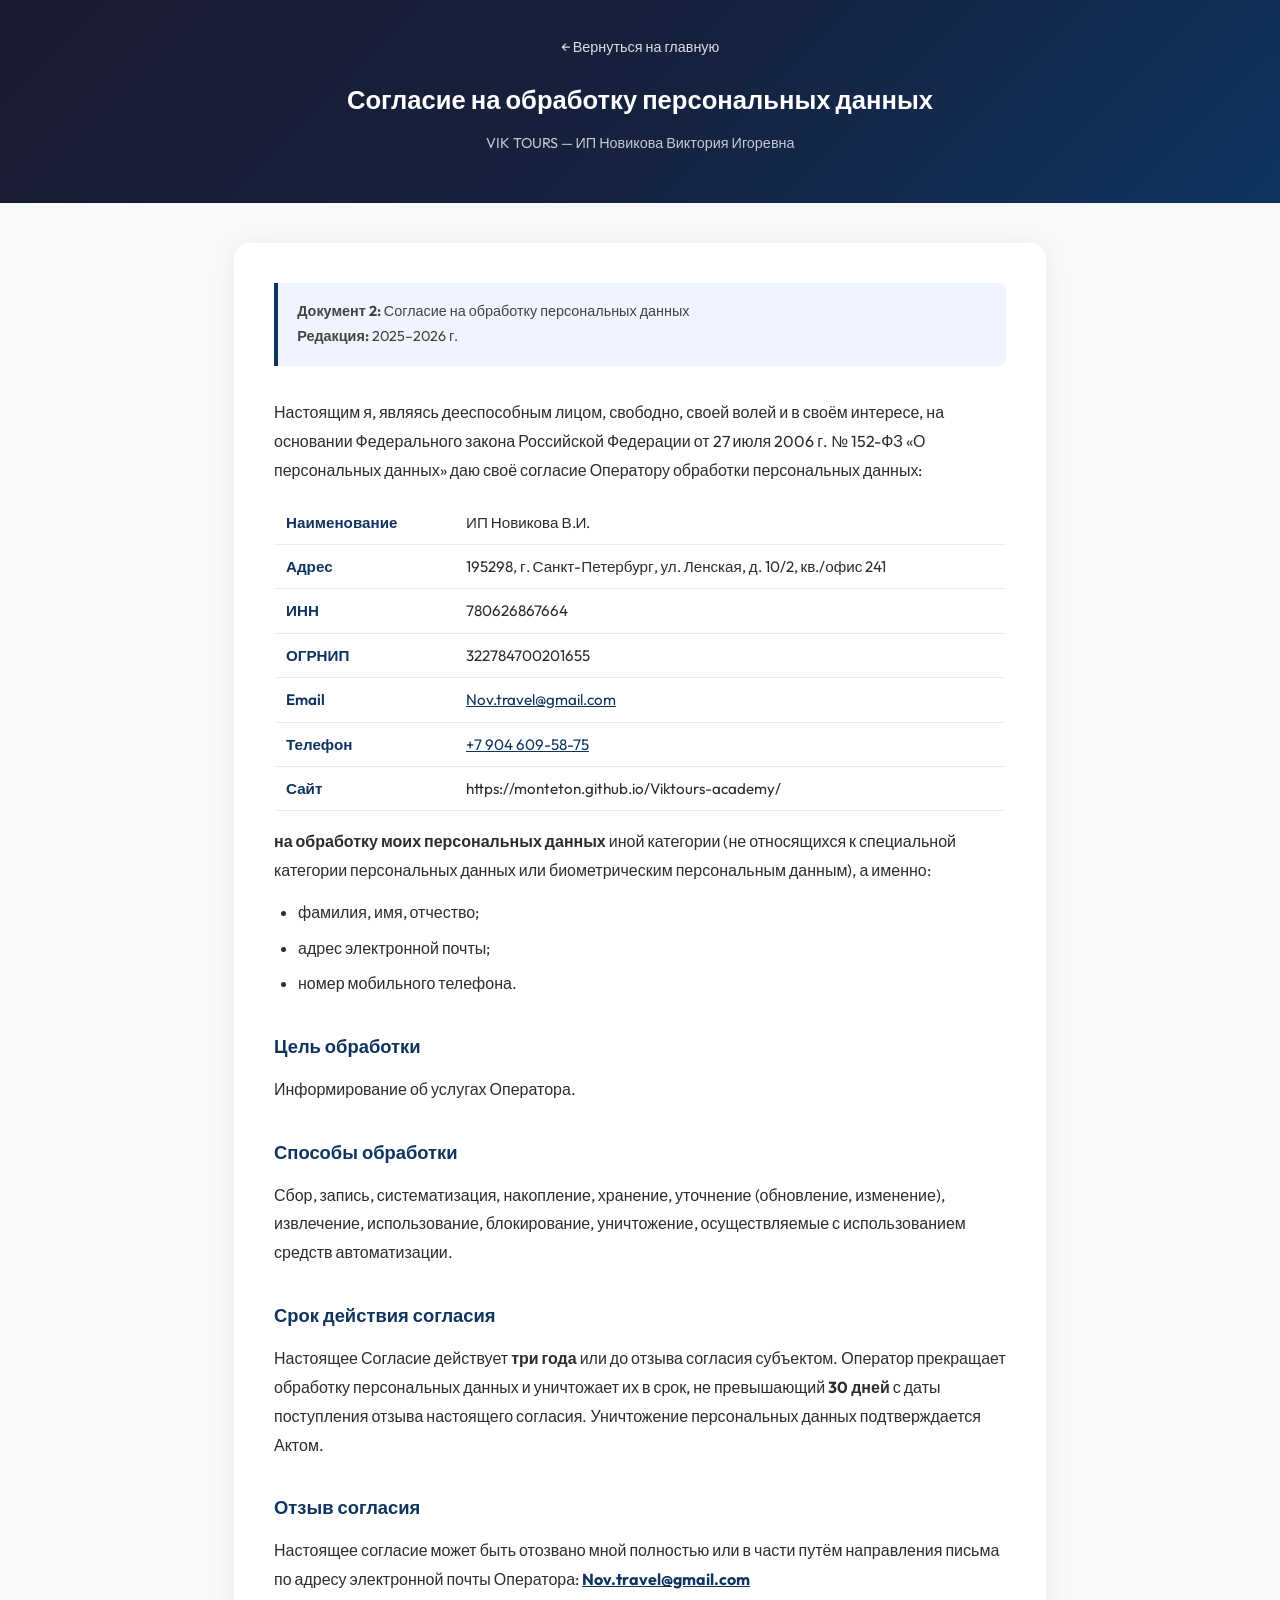
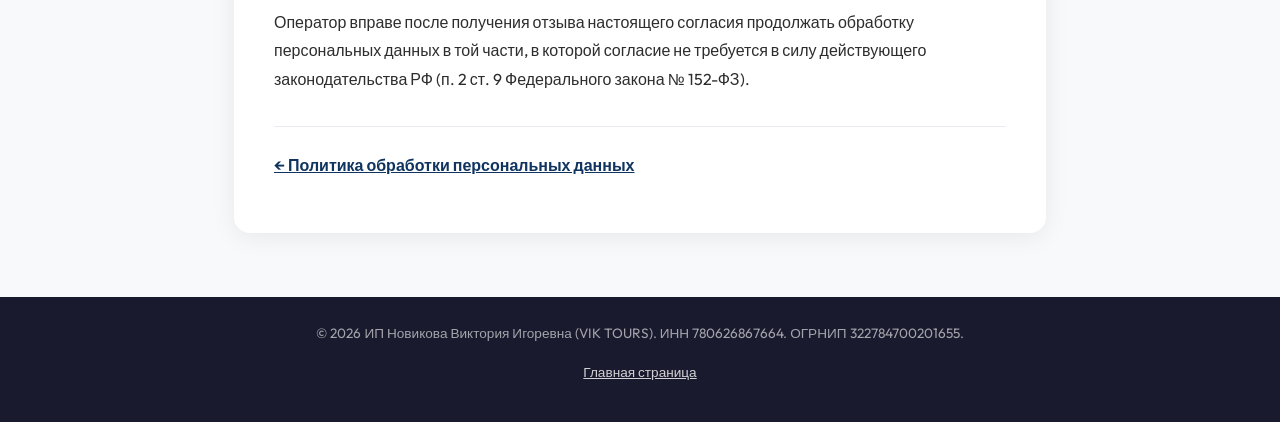
<file: consent-processing.html>
<!DOCTYPE html>
<html lang="ru">
<head>
    <meta charset="UTF-8">
    <meta name="viewport" content="width=device-width, initial-scale=1.0">
    <title>Согласие на обработку персональных данных — VIK TOURS</title>
    <meta name="description" content="Согласие на обработку персональных данных VIK TOURS — ИП Новикова Виктория Игоревна">
    <link rel="preconnect" href="https://fonts.googleapis.com">
    <link rel="preconnect" href="https://fonts.gstatic.com" crossorigin>
    <link href="https://fonts.googleapis.com/css2?family=Outfit:wght@300;400;500;600;700&display=swap" rel="stylesheet">
    <style>
        *, *::before, *::after { box-sizing: border-box; margin: 0; padding: 0; }
        body { font-family: 'Outfit', sans-serif; font-size: 16px; line-height: 1.8; color: #2d2d2d; background: #f8f9fb; }
        header { background: linear-gradient(135deg, #1a1a2e 0%, #16213e 50%, #0f3460 100%); color: white; padding: 2rem 1.5rem; text-align: center; }
        header h1 { font-size: 1.6rem; font-weight: 700; margin-bottom: 0.5rem; }
        header p { font-size: 0.9rem; opacity: 0.75; }
        .back-link { display: inline-flex; align-items: center; gap: 0.4rem; color: #fff; text-decoration: none; font-size: 0.9rem; margin-bottom: 1rem; opacity: 0.85; transition: opacity 0.2s; }
        .back-link:hover { opacity: 1; }
        .container { max-width: 860px; margin: 0 auto; padding: 2.5rem 1.5rem 4rem; }
        .doc-card { background: #fff; border-radius: 16px; padding: 2.5rem; box-shadow: 0 4px 24px rgba(0,0,0,0.07); }
        h2 { font-size: 1.15rem; font-weight: 700; margin: 2rem 0 0.75rem; color: #0f3460; }
        p { margin-bottom: 0.85rem; }
        ul { margin: 0.5rem 0 1rem 1.5rem; }
        li { margin-bottom: 0.4rem; }
        .doc-meta { background: #f0f4ff; border-left: 4px solid #0f3460; padding: 1rem 1.2rem; border-radius: 0 8px 8px 0; margin-bottom: 2rem; font-size: 0.9rem; color: #444; }
        .requisites-table { width: 100%; border-collapse: collapse; margin: 1rem 0; font-size: 0.95rem; }
        .requisites-table td { padding: 0.5rem 0.75rem; border-bottom: 1px solid #e8ecf2; }
        .requisites-table td:first-child { font-weight: 600; color: #0f3460; width: 180px; }
        a { color: #0f3460; }
        footer { background: #1a1a2e; color: rgba(255,255,255,0.6); text-align: center; padding: 1.5rem; font-size: 0.85rem; }
        footer a { color: rgba(255,255,255,0.8); text-decoration: underline; }
    </style>
</head>
<body>
<header>
    <a class="back-link" href="index.html">← Вернуться на главную</a>
    <h1>Согласие на обработку персональных данных</h1>
    <p>VIK TOURS — ИП Новикова Виктория Игоревна</p>
</header>
<div class="container">
    <div class="doc-card">
        <div class="doc-meta">
            <strong>Документ 2:</strong> Согласие на обработку персональных данных<br>
            <strong>Редакция:</strong> 2025–2026 г.
        </div>

        <p>Настоящим я, являясь дееспособным лицом, свободно, своей волей и в своём интересе, на основании Федерального закона Российской Федерации от 27 июля 2006 г. № 152-ФЗ «О персональных данных» даю своё согласие Оператору обработки персональных данных:</p>

        <table class="requisites-table">
            <tr><td>Наименование</td><td>ИП Новикова В.И.</td></tr>
            <tr><td>Адрес</td><td>195298, г. Санкт-Петербург, ул. Ленская, д. 10/2, кв./офис 241</td></tr>
            <tr><td>ИНН</td><td>780626867664</td></tr>
            <tr><td>ОГРНИП</td><td>322784700201655</td></tr>
            <tr><td>Email</td><td><a href="mailto:Nov.travel@gmail.com">Nov.travel@gmail.com</a></td></tr>
            <tr><td>Телефон</td><td><a href="tel:+79046095875">+7 904 609-58-75</a></td></tr>
            <tr><td>Сайт</td><td>https://monteton.github.io/Viktours-academy/</td></tr>
        </table>

        <p><strong>на обработку моих персональных данных</strong> иной категории (не относящихся к специальной категории персональных данных или биометрическим персональным данным), а именно:</p>
        <ul>
            <li>фамилия, имя, отчество;</li>
            <li>адрес электронной почты;</li>
            <li>номер мобильного телефона.</li>
        </ul>

        <h2>Цель обработки</h2>
        <p>Информирование об услугах Оператора.</p>

        <h2>Способы обработки</h2>
        <p>Сбор, запись, систематизация, накопление, хранение, уточнение (обновление, изменение), извлечение, использование, блокирование, уничтожение, осуществляемые с использованием средств автоматизации.</p>

        <h2>Срок действия согласия</h2>
        <p>Настоящее Согласие действует <strong>три года</strong> или до отзыва согласия субъектом. Оператор прекращает обработку персональных данных и уничтожает их в срок, не превышающий <strong>30 дней</strong> с даты поступления отзыва настоящего согласия. Уничтожение персональных данных подтверждается Актом.</p>

        <h2>Отзыв согласия</h2>
        <p>Настоящее согласие может быть отозвано мной полностью или в части путём направления письма по адресу электронной почты Оператора: <a href="mailto:Nov.travel@gmail.com"><strong>Nov.travel@gmail.com</strong></a></p>
        <p>Оператор вправе после получения отзыва настоящего согласия продолжать обработку персональных данных в той части, в которой согласие не требуется в силу действующего законодательства РФ (п. 2 ст. 9 Федерального закона № 152-ФЗ).</p>

        <p style="margin-top:2rem; padding-top:1.5rem; border-top:1px solid #e8ecf2;">
            <a href="privacy-policy.html" style="font-weight:600;">← Политика обработки персональных данных</a>
        </p>
    </div>
</div>
<footer>
    <p>© 2026 ИП Новикова Виктория Игоревна (VIK TOURS). ИНН 780626867664. ОГРНИП 322784700201655.</p>
    <p style="margin-top:0.5rem;"><a href="index.html">Главная страница</a></p>
</footer>
</body>
</html>
</file>
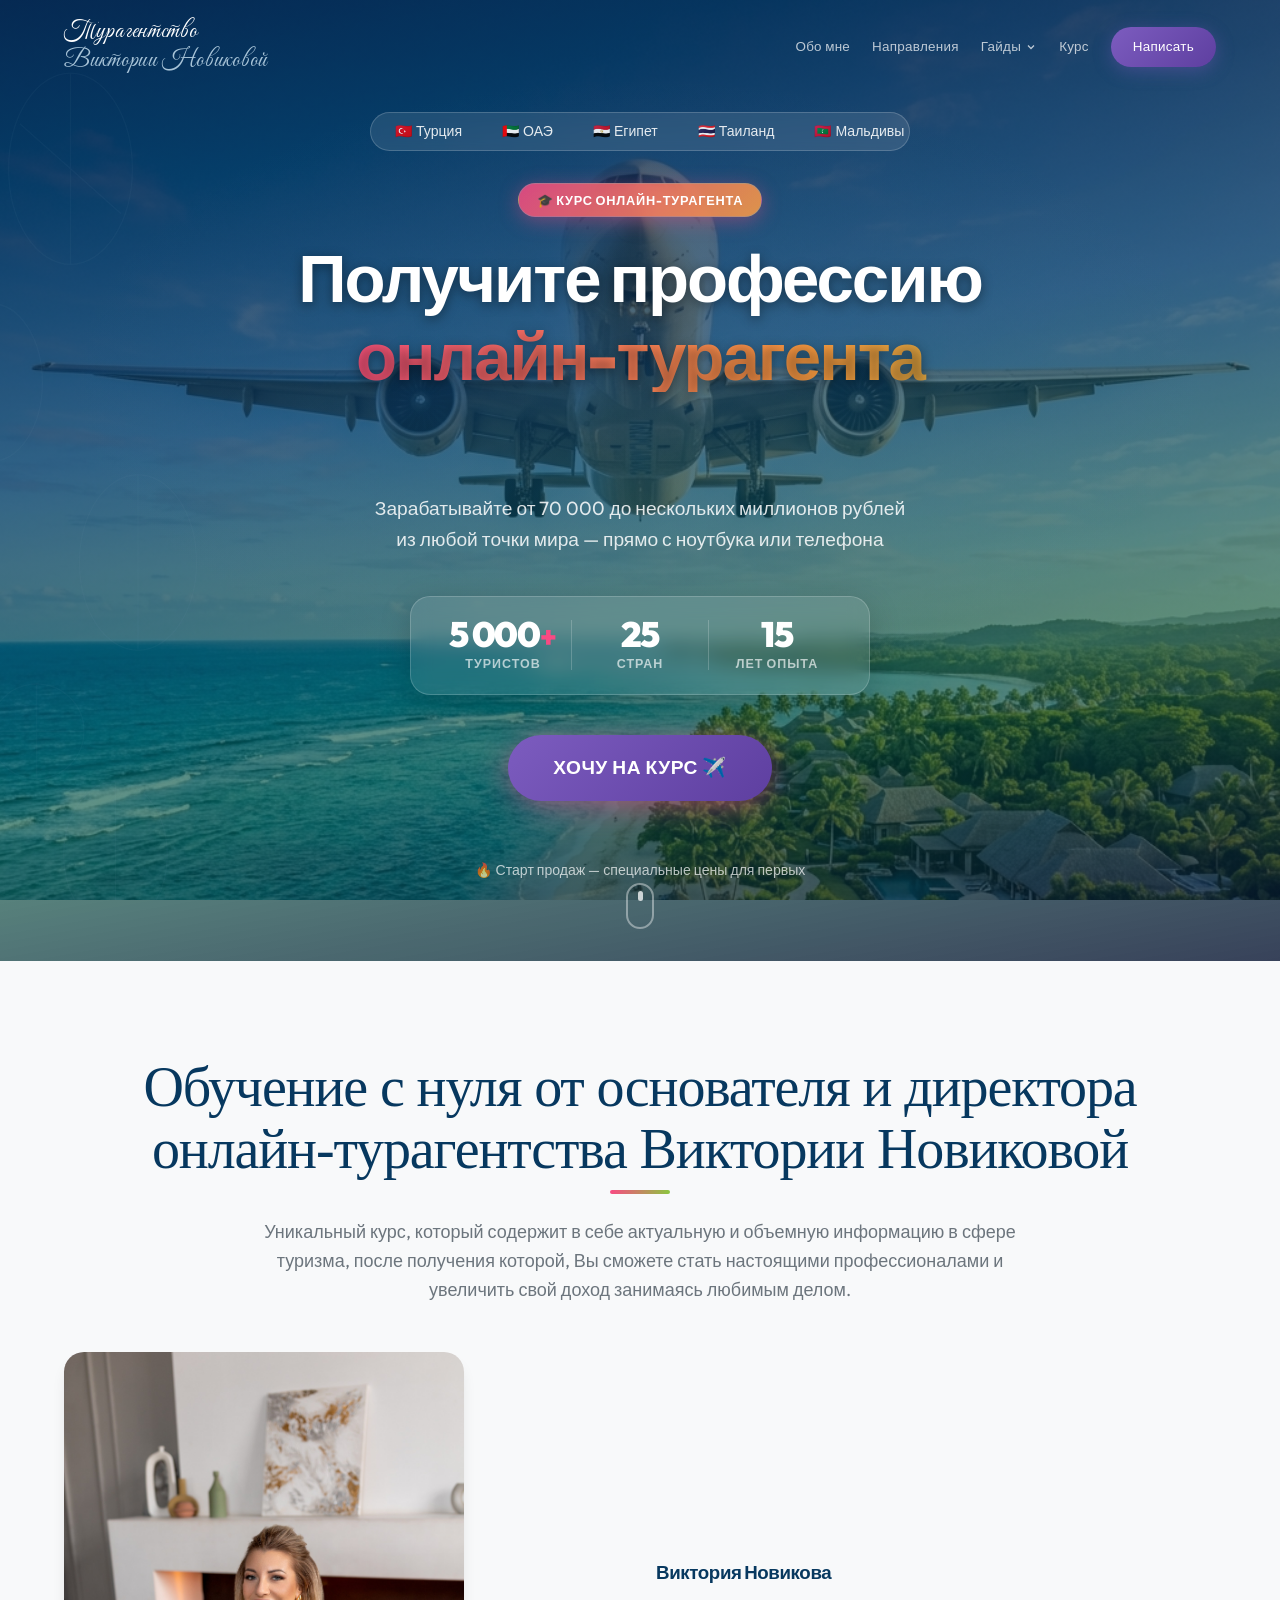
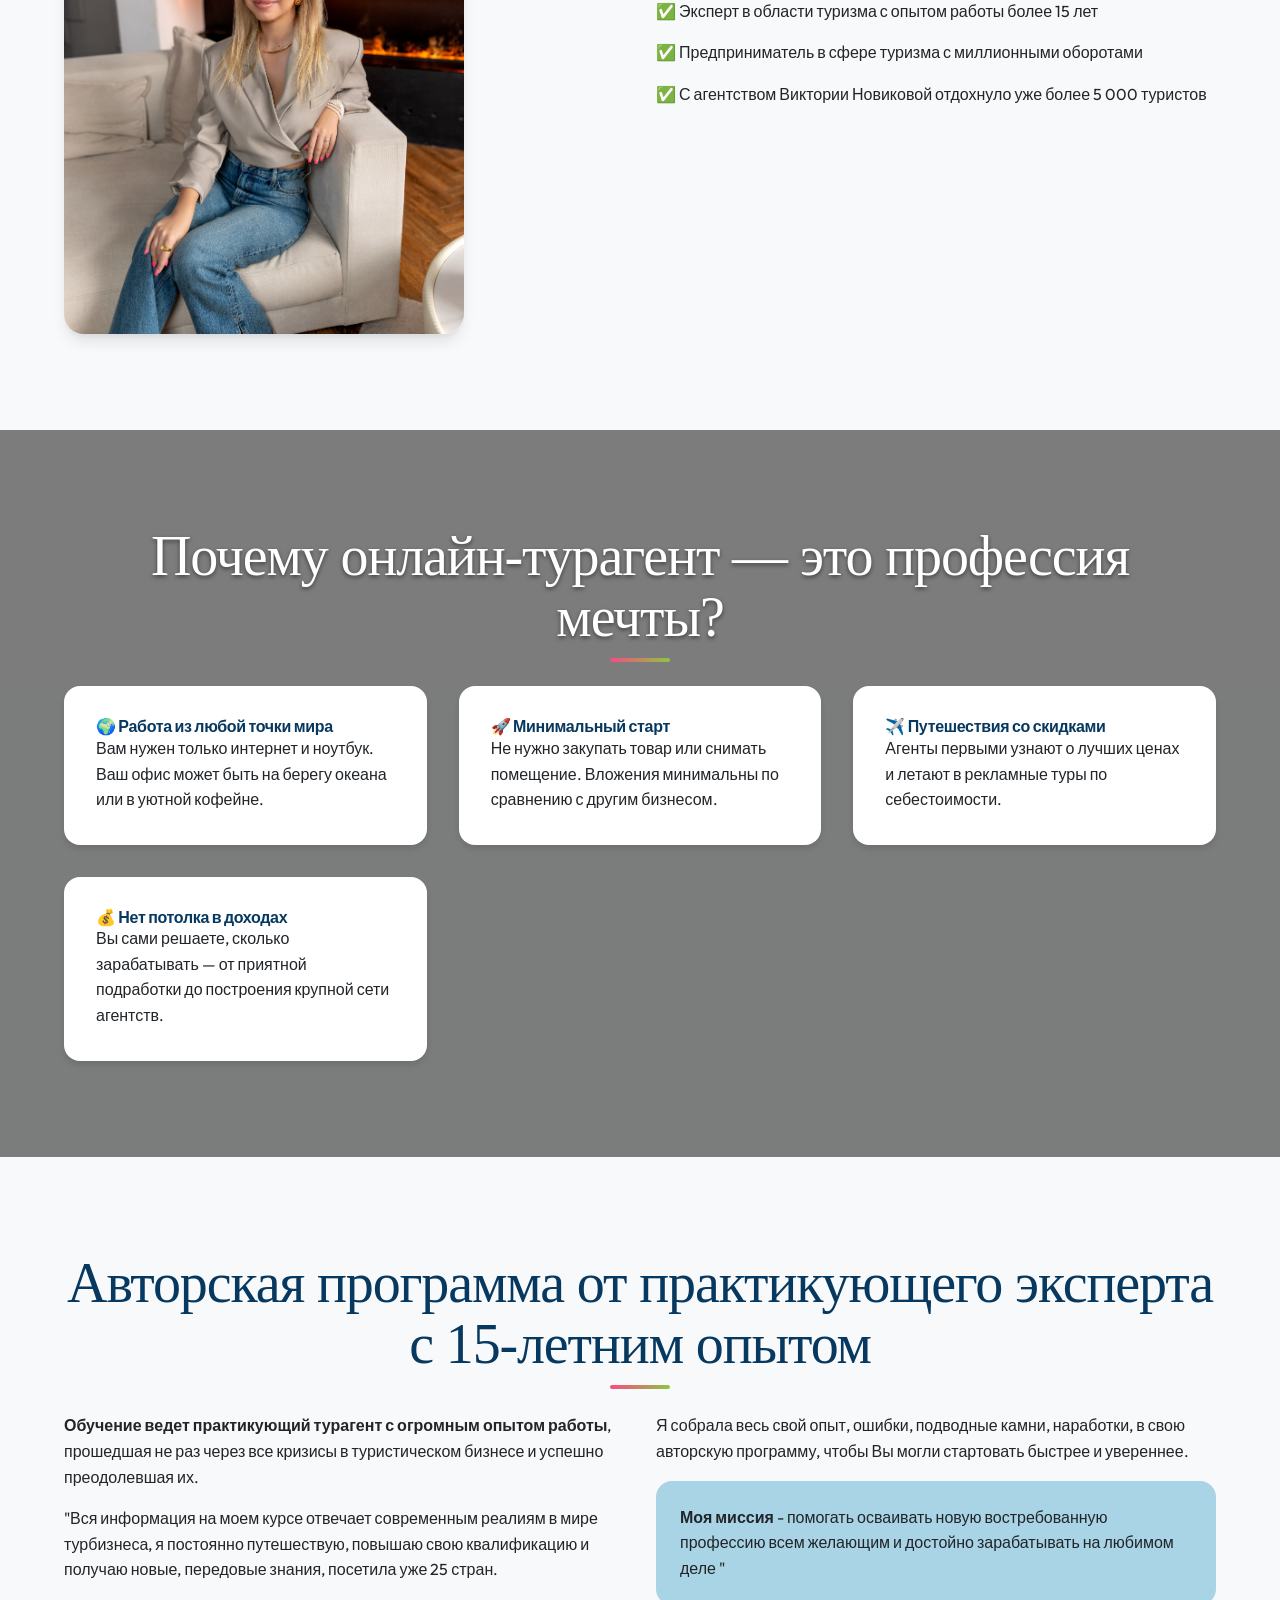
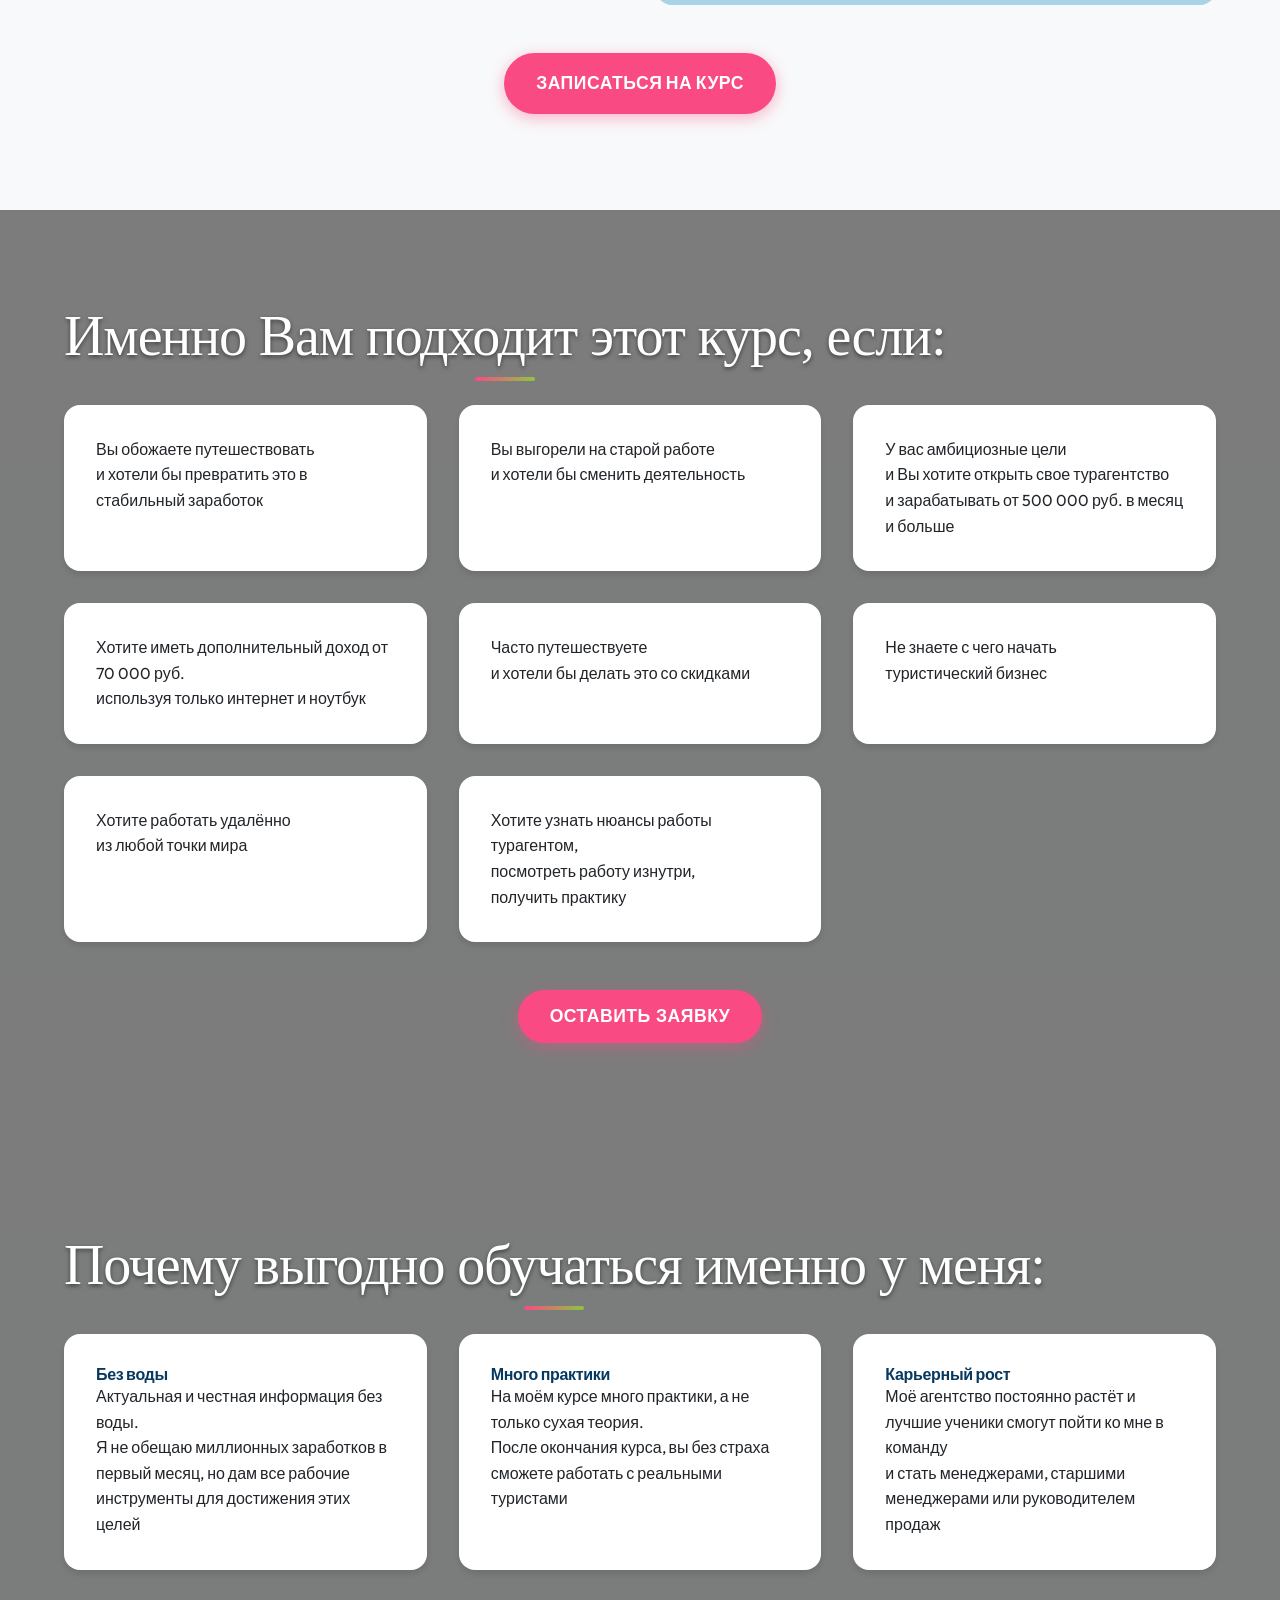
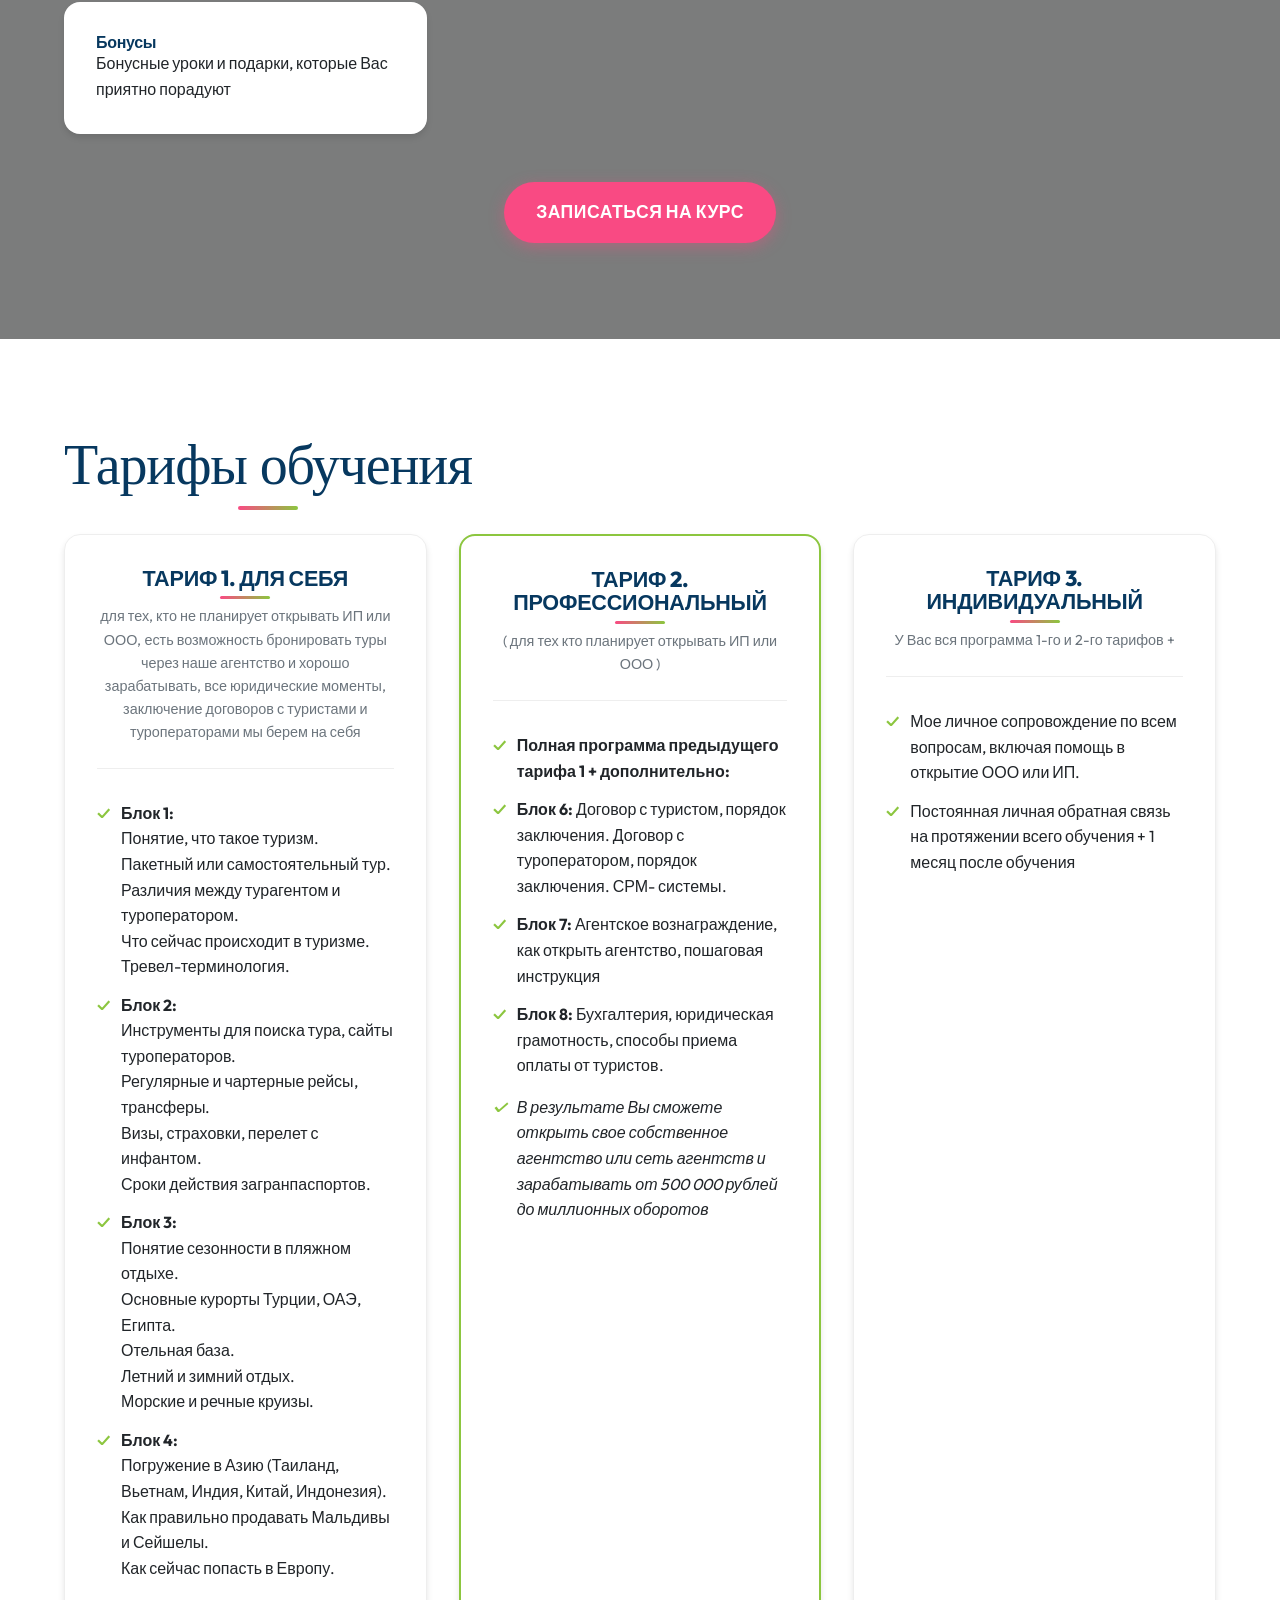
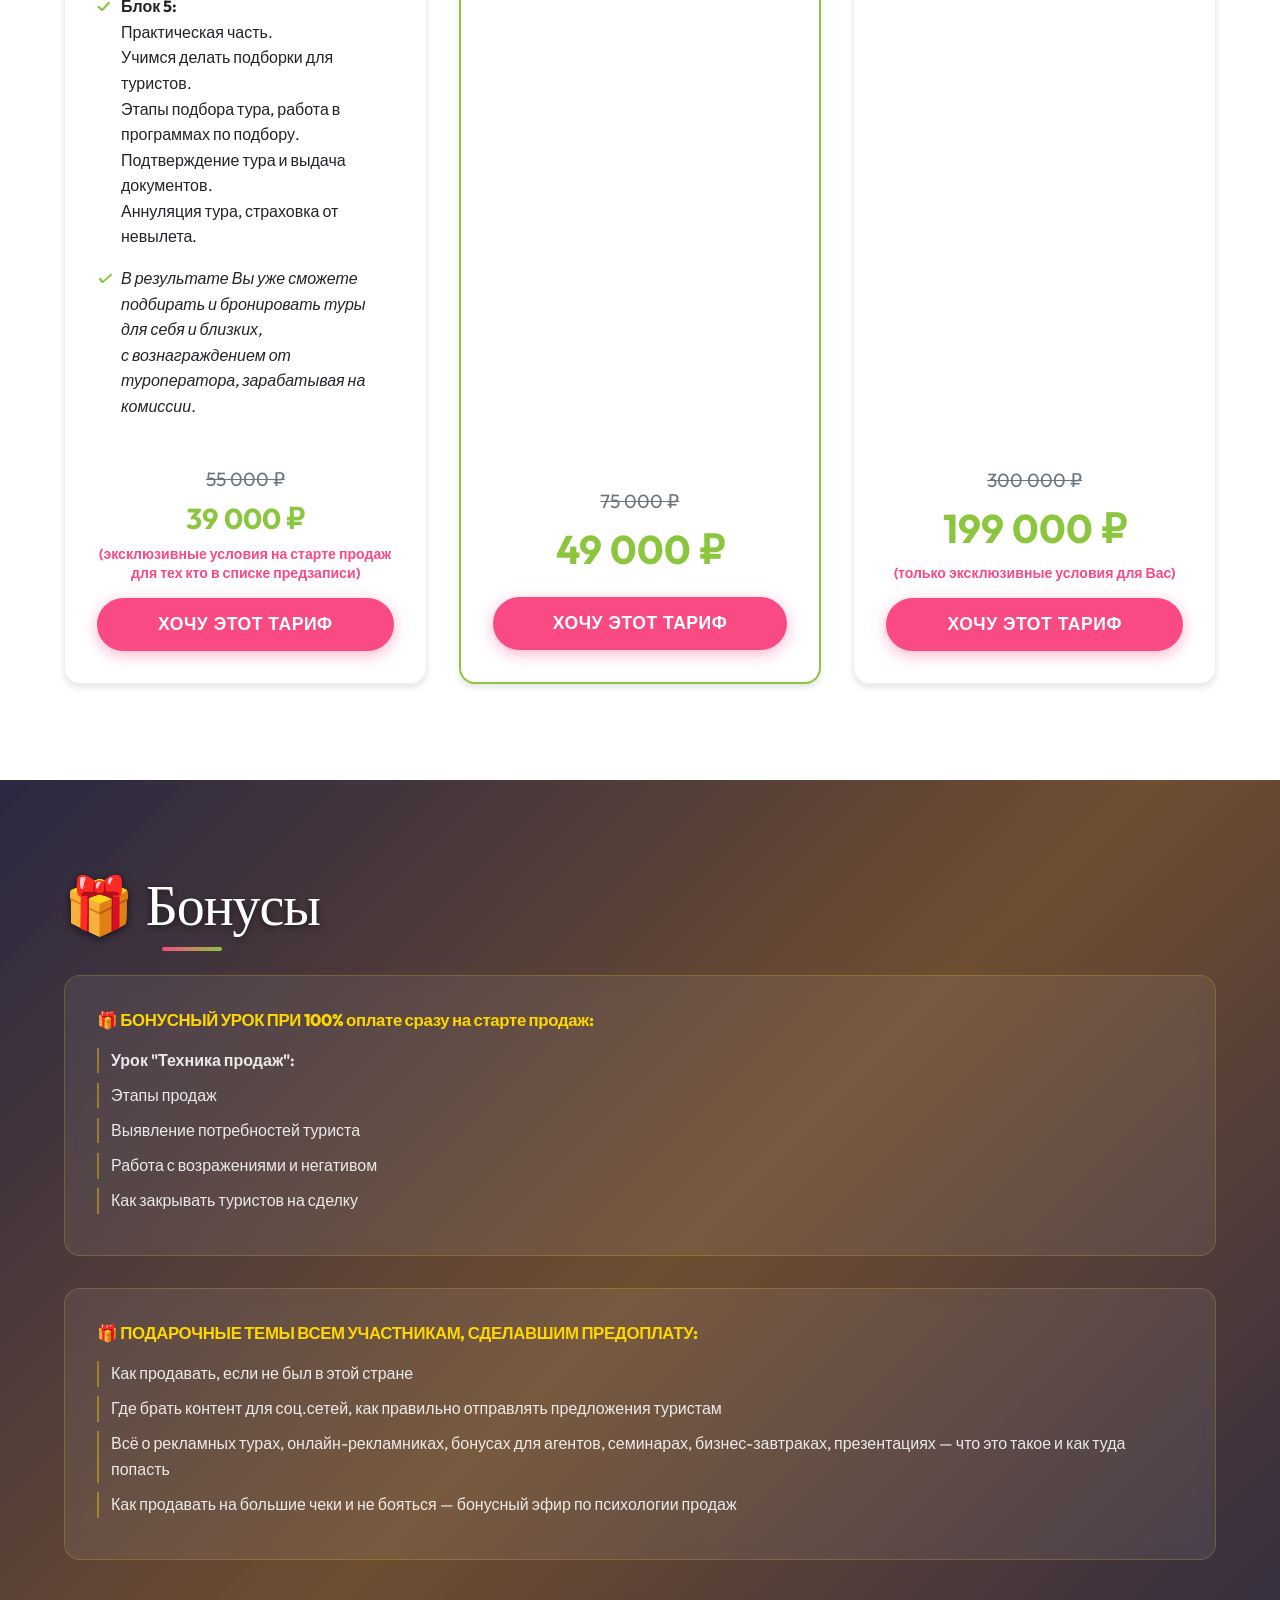
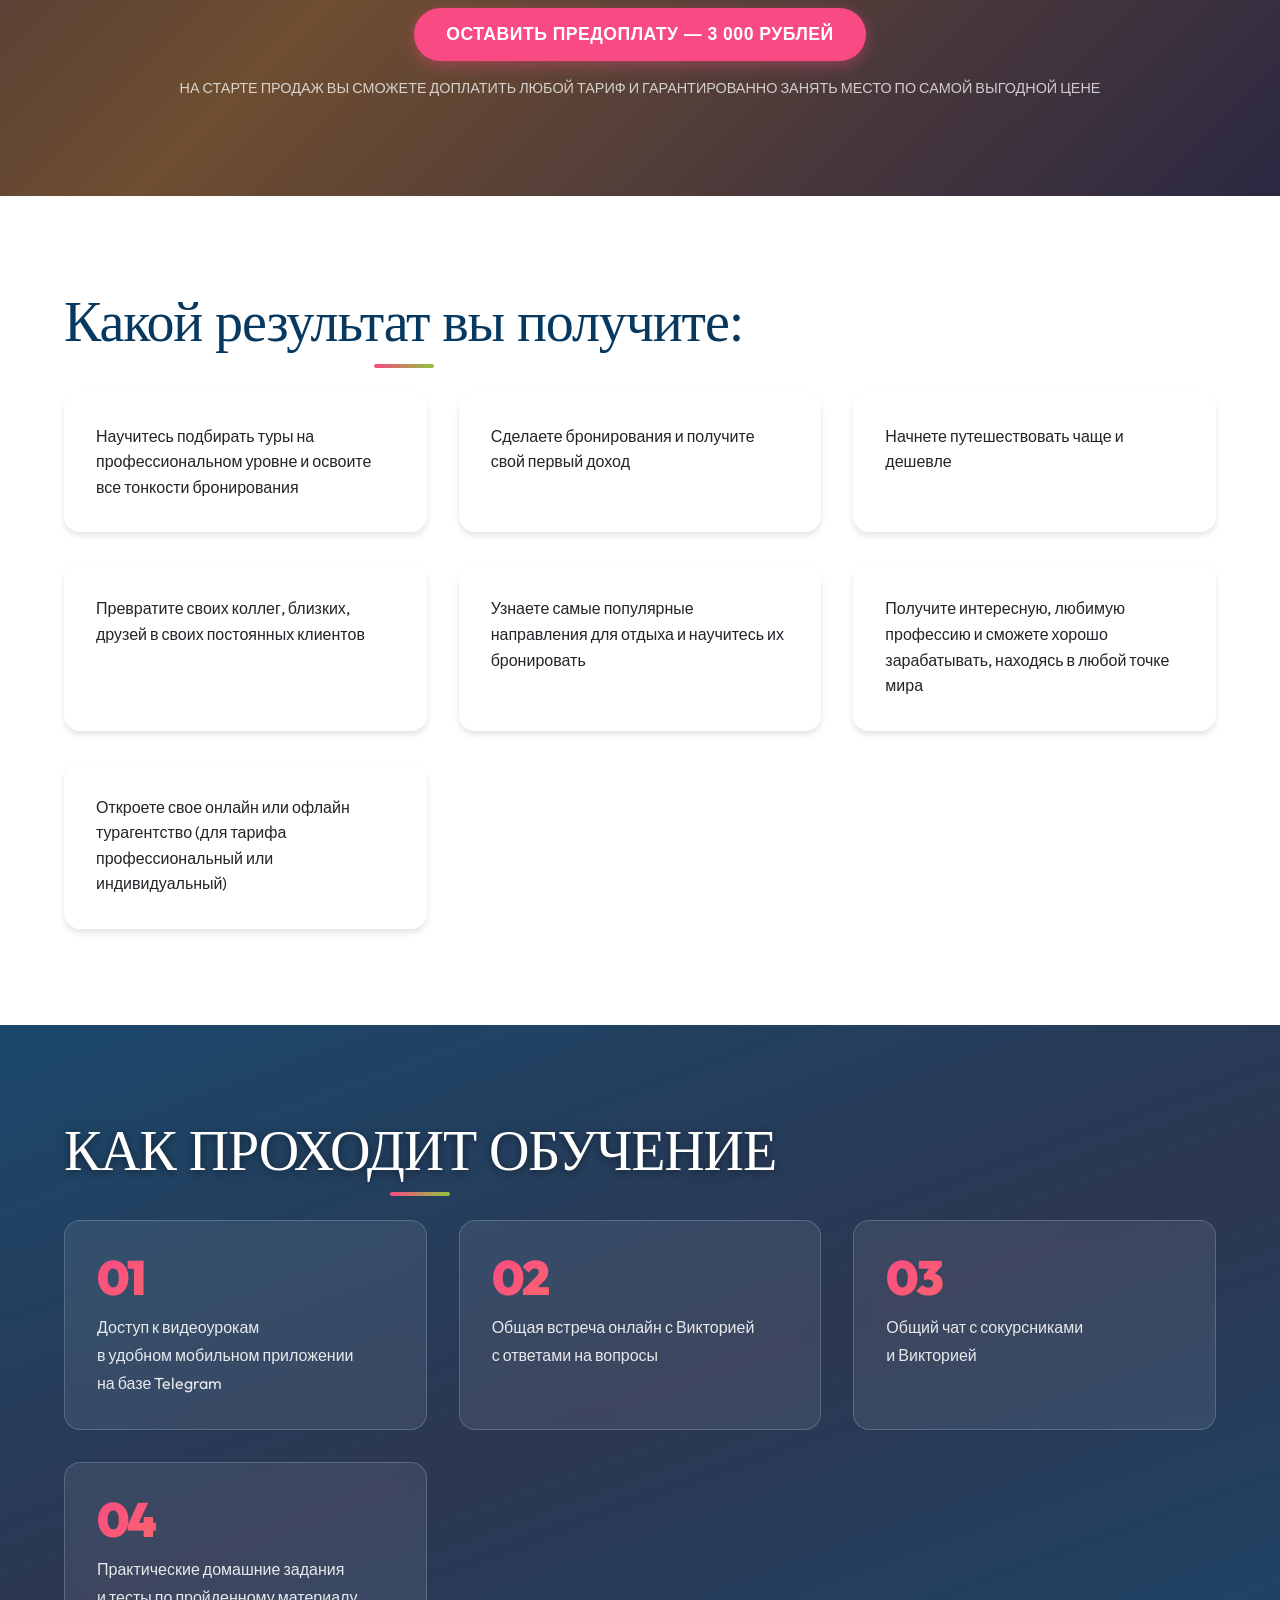
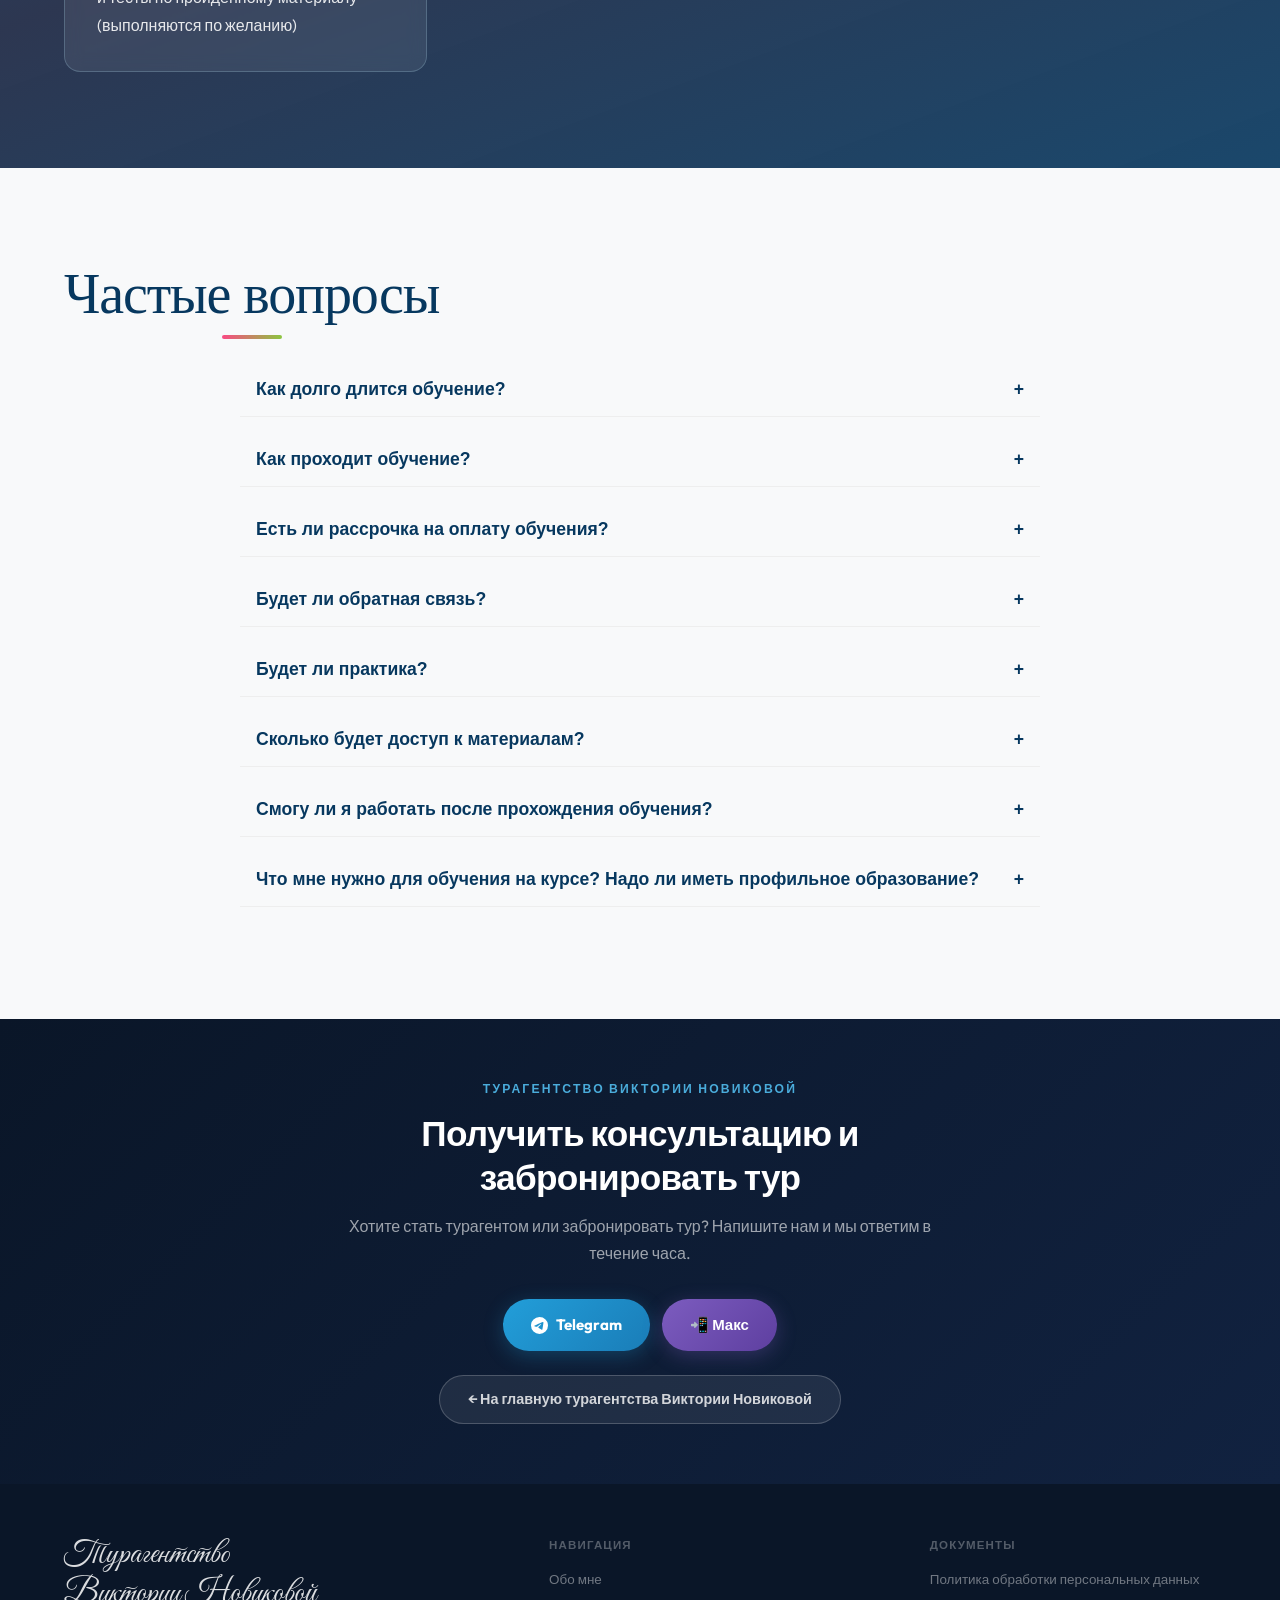
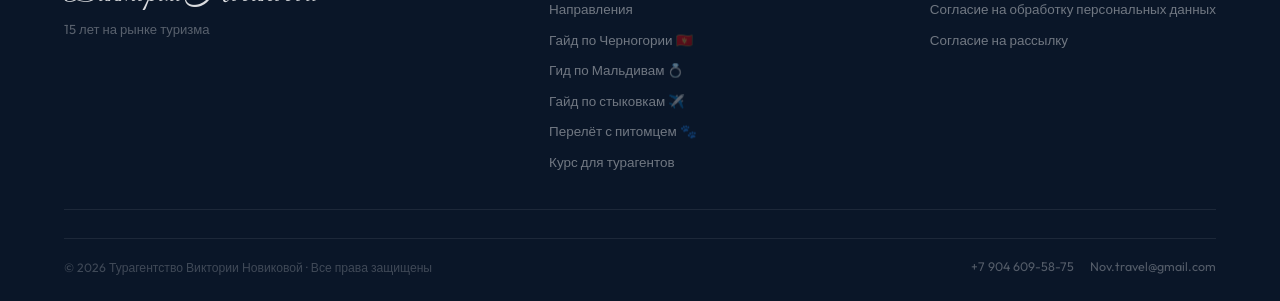
<file: course.html>
<!DOCTYPE html>
<html lang="ru">

<head>
    <meta charset="UTF-8">
    <meta name="viewport" content="width=device-width, initial-scale=1.0">
    <title>Курс Турагента VIK TOURS - Обучение с нуля</title>
    <link rel="preconnect" href="https://fonts.googleapis.com">
    <link rel="preconnect" href="https://fonts.gstatic.com" crossorigin>
    <link href="https://fonts.googleapis.com/css2?family=Outfit:wght@300;400;500;600;700;800;900&display=swap"
        rel="stylesheet">
    <link rel="stylesheet" href="style.css">
    <link rel="stylesheet" href="course.css">
    <link href="https://fonts.googleapis.com/css2?family=Great+Vibes&display=swap" rel="stylesheet">

    <style>
        /* ===== Pricing h3 highlight ===== */
        .pricing-header h3 {
            font-size: 1.35rem;
            font-weight: 800;
            color: var(--primary-dark-blue);
            letter-spacing: -0.01em;
            text-transform: uppercase;
            position: relative;
            display: inline-block;
            padding-bottom: 0.4rem;
        }

        .pricing-header h3::after {
            content: '';
            display: block;
            width: 50px;
            height: 3px;
            background: linear-gradient(90deg, var(--primary-red), var(--primary-green));
            border-radius: 2px;
            margin: 0.35rem auto 0;
        }

        /* ===== Pink price note — reduced line-height ===== */
        .price-note-red {
            font-size: 0.88rem;
            color: var(--primary-red);
            line-height: 1.3;
            display: block;
            margin-top: 0.25rem;
        }

        /* ===== FOR-YOU CARDS ===== */
        .for-you-card {
            background: rgba(255, 255, 255, 0.95);
            border-radius: 16px;
            padding: 1.6rem 1.75rem;
            box-shadow: 0 8px 32px rgba(0, 0, 0, 0.12);
            transition: transform 0.3s ease, box-shadow 0.3s ease;
            border-top: 4px solid var(--primary-red);
            display: flex;
            flex-direction: column;
            gap: 0.45rem;
        }

        .for-you-card:hover {
            transform: translateY(-6px);
            box-shadow: 0 16px 40px rgba(0, 0, 0, 0.18);
        }

        .for-you-title {
            font-size: 1.05rem;
            font-weight: 700;
            color: var(--primary-dark-blue);
            line-height: 1.3;
        }

        .for-you-text {
            font-size: 0.9rem;
            color: #5a6a80;
            line-height: 1.6;
        }

        .modal-overlay {
            display: none;
            position: fixed;
            inset: 0;
            background: rgba(15, 20, 40, 0.72);
            backdrop-filter: blur(4px);
            z-index: 8000;
            align-items: center;
            justify-content: center;
            padding: 1rem;
        }

        .modal-overlay.open {
            display: flex;
        }

        .modal-box {
            background: #fff;
            border-radius: 20px;
            padding: 2.25rem 2rem;
            max-width: 520px;
            width: 100%;
            box-shadow: 0 20px 60px rgba(0, 0, 0, 0.25);
            position: relative;
            animation: modalIn 0.3s ease;
        }

        @keyframes modalIn {
            from {
                opacity: 0;
                transform: scale(0.94) translateY(16px);
            }

            to {
                opacity: 1;
                transform: scale(1) translateY(0);
            }
        }

        .modal-close {
            position: absolute;
            top: 1rem;
            right: 1.25rem;
            background: none;
            border: none;
            font-size: 1.6rem;
            line-height: 1;
            cursor: pointer;
            color: #888;
            transition: color 0.2s;
        }

        .modal-close:hover {
            color: #333;
        }

        .modal-box h3 {
            font-size: 1.25rem;
            font-weight: 700;
            color: #0f3460;
            margin-bottom: 1.25rem;
        }

        .modal-form .form-group {
            margin-bottom: 1rem;
        }

        .modal-form label {
            display: block;
            font-size: 0.85rem;
            font-weight: 600;
            margin-bottom: 0.3rem;
            color: #444;
        }

        .modal-form input[type="text"],
        .modal-form input[type="tel"],
        .modal-form input[type="email"] {
            width: 100%;
            padding: 0.65rem 0.9rem;
            border: 1.5px solid #dde3ef;
            border-radius: 8px;
            font-family: 'Outfit', sans-serif;
            font-size: 0.95rem;
            outline: none;
            transition: border-color 0.2s;
        }

        .modal-form input:focus {
            border-color: #0f3460;
        }

        /* ===== CHECKBOXES ===== */
        .consent-block {
            margin-top: 1.1rem;
            display: flex;
            flex-direction: column;
            gap: 0.75rem;
        }

        .consent-item {
            display: flex;
            align-items: flex-start;
            gap: 0.6rem;
            font-size: 0.85rem;
            line-height: 1.5;
            color: #444;
        }

        .consent-item input[type="checkbox"] {
            appearance: none;
            -webkit-appearance: none;
            width: 18px;
            height: 18px;
            min-width: 18px;
            border: 2px solid #aab5cc;
            border-radius: 4px;
            background: #fff;
            cursor: pointer;
            position: relative;
            transition: border-color 0.2s, background 0.2s;
            margin-top: 2px;
        }

        .consent-item input[type="checkbox"]:checked {
            background: #0f3460;
            border-color: #0f3460;
        }

        .consent-item input[type="checkbox"]:checked::after {
            content: '';
            position: absolute;
            left: 4px;
            top: 1px;
            width: 6px;
            height: 10px;
            border: 2px solid #fff;
            border-top: none;
            border-left: none;
            transform: rotate(45deg);
        }

        .consent-item a {
            color: #0f3460;
            text-decoration: underline;
        }

        .consent-item a:hover {
            color: #e63946;
        }

        .modal-submit {
            width: 100%;
            margin-top: 1.25rem;
            padding: 0.8rem;
            background: linear-gradient(135deg, #0f3460, #1a4a8a);
            color: #fff;
            border: none;
            border-radius: 10px;
            font-family: 'Outfit', sans-serif;
            font-size: 1rem;
            font-weight: 700;
            cursor: pointer;
            transition: opacity 0.2s, transform 0.15s;
        }

        .modal-submit:hover {
            opacity: 0.9;
            transform: scale(1.01);
        }

        .modal-submit:disabled {
            opacity: 0.45;
            cursor: not-allowed;
            transform: none;
        }

        /* ===== REVIEWS NOTICE ===== */
        .reviews-notice {
            background: #f0f4ff;
            border: 1px solid #c5d3f0;
            border-radius: 10px;
            padding: 1rem 1.25rem;
            font-size: 0.82rem;
            color: #3a4a6b;
            line-height: 1.6;
            margin-top: 1.5rem;
            max-width: 800px;
            margin-left: auto;
            margin-right: auto;
        }

        .reviews-notice strong {
            display: block;
            margin-bottom: 0.3rem;
        }

        /* ===== FOOTER LEGAL ===== */
        .footer-legal {
            margin-top: 1.25rem;
            padding-top: 1rem;
            border-top: 1px solid rgba(255, 255, 255, 0.12);
            font-size: 0.82rem;
            line-height: 1.7;
            opacity: 0.75;
        }

        .footer-legal a {
            color: #a8c5ff;
            text-decoration: underline;
        }

        .footer-legal a:hover {
            color: #fff;
        }

        .footer-requisites {
            margin-bottom: 0.6rem;
        }
    </style>
</head>

<body>


    <!-- NAV -->
    <nav id="nav">
        <div class="container nav-inner">
            <a href="index.html" class="nav-logo">Турагентство<br><em>Виктории Новиковой</em></a>
            <div class="nav-links" id="navLinks">
                <a href="index.html#about">Обо мне</a>
                <a href="index.html#dest">Направления</a>
                <div class="nav-dropdown" id="navDropdown">
                    <div class="nav-dropdown-trigger" id="dropTrigger">Гайды <svg viewBox="0 0 24 24" fill="none"
                            stroke="currentColor" stroke-width="2.5">
                            <polyline points="6 9 12 15 18 9" />
                        </svg></div>
                    <div class="nav-dropdown-menu">
                        <a href="montenegroguide.html"><span class="dd-icon">🇲🇪</span> Гайд по Черногории</a>
                        <a href="maldives.html"><span class="dd-icon">💍</span> Мальдивы для свадьбы</a>
                        <a href="transit_guide.html"><span class="dd-icon">✈️</span> Гайд по стыковкам</a>
                        <a href="pets.html"><span class="dd-icon">🐾</span> Перелёт с питомцем</a>
                    </div>
                </div>
                <a href="course.html">Курс</a>
                <a href="index.html#contact" class="nav-btn">Написать</a>
            </div>
            <button class="nav-burger" id="burger" aria-label="Меню"><span></span><span></span><span></span></button>
        </div>
    </nav>

    <!-- Block 1: Hero -->
    <header class="hero hero-bg">
        <!-- Gradient overlay -->
        <div class="hero-overlay"></div>



        <!-- Animated particles -->
        <div class="hero-particles" aria-hidden="true">
            <span class="particle"></span><span class="particle"></span><span class="particle"></span>
            <span class="particle"></span><span class="particle"></span><span class="particle"></span>
            <span class="particle"></span><span class="particle"></span><span class="particle"></span>
        </div>

        <!-- Main content -->
        <div class="hero-inner" style="position: relative; z-index: 2;">

            <!-- Destinations ticker -->
            <div class="hero-ticker">
                <div class="ticker-track">
                    <span>🇹🇷 Турция</span><span>🇦🇪 ОАЭ</span><span>🇪🇬 Египет</span>
                    <span>🇹🇭 Таиланд</span><span>🇲🇻 Мальдивы</span><span>🇮🇩 Бали</span>
                    <span>🇻🇳 Вьетнам</span><span>🇮🇳 Индия</span><span>🇪🇸 Испания</span>
                    <!-- duplicate for seamless loop -->
                    <span>🇹🇷 Турция</span><span>🇦🇪 ОАЭ</span><span>🇪🇬 Египет</span>
                    <span>🇹🇭 Таиланд</span><span>🇲🇻 Мальдивы</span><span>🇮🇩 Бали</span>
                    <span>🇻🇳 Вьетнам</span><span>🇮🇳 Индия</span><span>🇪🇸 Испания</span>
                </div>
            </div>

            <div class="hero-badge">🎓 Курс онлайн-турагента </div>

            <h1 class="hero-title">
                Получите профессию<br>
                <span class="hero-highlight">онлайн-турагента</span><br>

            </h1>

            <p class="hero-sub">Зарабатывайте от 70 000 до нескольких миллионов рублей<br>из любой точки мира — прямо с
                ноутбука или телефона</p>

            <!-- Stats row -->
            <div class="hero-stats">
                <div class="hero-stat">
                    <div class="hero-stat-numrow"><span class="hstat-num" data-target="5000">0</span><span
                            class="hstat-suffix">+</span></div>
                    <span class="hstat-label">туристов</span>
                </div>

                <div class="hero-stat-divider"></div>
                <div class="hero-stat">
                    <span class="hstat-num" data-target="25">0</span>
                    <span class="hstat-label">стран</span>
                </div>
                <div class="hero-stat-divider"></div>
                <div class="hero-stat">
                    <span class="hstat-num" data-target="15">0</span>
                    <span class="hstat-label">лет опыта</span>
                </div>
            </div>

            <div class="hero-cta">
                <a href="#pricing" class="btn btn-primary btn-hero" id="heroCta">Хочу на курс ✈️</a>
                <p class="hero-cta-note">🔥 Старт продаж — специальные цены для первых</p>
            </div>
        </div>

        <!-- Scroll indicator -->
        <div class="hero-scroll" aria-hidden="true">
            <div class="scroll-dot"></div>
        </div>
    </header>

    <!-- Block 2: About Course & Founder -->
    <section class="section">
        <div class="container">
            <h2 class="section-title">Обучение с нуля от основателя и директора онлайн-турагентства Виктории Новиковой
            </h2>
            <p class="section-subtitle">Уникальный курс, который содержит в себе актуальную и объемную информацию в
                сфере туризма, после получения которой, Вы сможете стать настоящими профессионалами и увеличить свой
                доход занимаясь любимым делом.</p>

            <div class="founder-section">
                <div class="founder-image fade-in-up">
                    <img src="images/about.JPEG" alt="Виктория Новикова"
                        style="width: 100%; max-width: 400px; border-radius: 20px; box-shadow: var(--shadow-lg);">
                </div>
                <div class="founder-content fade-in-up delay-100">
                    <h3>Виктория Новикова</h3>
                    <ul style="list-style: none; margin-top: 1rem;">
                        <li style="margin-bottom: 1rem;">✅ Эксперт в области туризма с опытом работы более 15 лет</li>
                        <li style="margin-bottom: 1rem;">✅ Предприниматель в сфере туризма с миллионными оборотами</li>
                        <li style="margin-bottom: 1rem;">✅ С агентством Виктории Новиковой отдохнуло уже более 5 000
                            туристов
                        </li>
                    </ul>
                </div>
            </div>
        </div>
    </section>

    <!-- Block 3: Why Dream Job -->
    <section class="section bg-image-2" style="position: relative;">
        <div class="overlay"></div>
        <div class="container" style="position: relative; z-index: 1;">
            <h2 class="section-title" style="color: white; text-shadow: 0 2px 4px rgba(0,0,0,0.5);">Почему
                онлайн-турагент — это профессия мечты?</h2>
            <div class="grid-2">
                <div class="card fade-in-up">
                    <h4>🌍 Работа из любой точки мира</h4>
                    <p>Вам нужен только интернет и ноутбук. Ваш офис может быть на берегу океана или в уютной кофейне.
                    </p>
                </div>
                <div class="card fade-in-up delay-100">
                    <h4>🚀 Минимальный старт</h4>
                    <p>Не нужно закупать товар или снимать помещение. Вложения минимальны по сравнению с другим
                        бизнесом.</p>
                </div>
                <div class="card fade-in-up delay-200">
                    <h4>✈️ Путешествия со скидками</h4>
                    <p>Агенты первыми узнают о лучших ценах и летают в рекламные туры по себестоимости.</p>
                </div>
                <div class="card fade-in-up delay-300">
                    <h4>💰 Нет потолка в доходах</h4>
                    <p>Вы сами решаете, сколько зарабатывать — от приятной подработки до построения крупной сети
                        агентств.</p>
                </div>
            </div>
        </div>
    </section>

    <!-- Block 4: Why Choose Us -->
    <section class="section">
        <div class="container">
            <h2 class="section-title">Авторская программа от практикующего эксперта с 15-летним опытом</h2>
            <div class="grid-2">
                <div class="fade-in-up">
                    <p style="margin-bottom: 1rem;"><strong>Обучение ведет практикующий турагент с огромным опытом
                            работы</strong>, прошедшая не раз через все кризисы в туристическом бизнесе и успешно
                        преодолевшая их.</p>
                    <p style="margin-bottom: 1rem;">"Вся информация на моем курсе отвечает современным реалиям в мире
                        турбизнеса, я постоянно путешествую, повышаю свою квалификацию и получаю новые, передовые
                        знания, посетила уже 25 стран.</p>
                </div>
                <div class="fade-in-up delay-100">
                    <p style="margin-bottom: 1rem;">Я собрала весь свой опыт, ошибки, подводные камни, наработки, в свою
                        авторскую программу, чтобы Вы могли стартовать быстрее и увереннее.</p>
                    <div
                        style="background-color: var(--header-bg-light-blue); padding: 1.5rem; border-radius: 1rem; margin-top: 1rem;">
                        <strong>Моя миссия</strong> - помогать осваивать новую востребованную профессию всем желающим и
                        достойно зарабатывать на любимом деле "
                    </div>
                </div>
            </div>
            <div style="text-align: center; margin-top: 3rem;">
                <a href="#pricing" class="btn btn-primary">Записаться на курс</a>
            </div>
        </div>
    </section>

    <!-- Block 5: Is this for you? -->
    <section class="section bg-image-3" style="position: relative;">
        <div class="overlay"></div>
        <div class="container" style="position: relative; z-index: 1;">
            <h2 class="section-title" style="color: white; text-shadow: 0 2px 4px rgba(0,0,0,0.5);">Именно Вам подходит
                этот курс, если:</h2>
            <div class="grid-3">
                <div class="card fade-in-up">Вы обожаете путешествовать<br>и хотели бы превратить это в стабильный
                    заработок</div>
                <div class="card fade-in-up delay-100">Вы выгорели на старой работе<br>и хотели бы сменить деятельность
                </div>
                <div class="card fade-in-up delay-200">У вас амбициозные цели<br>и Вы хотите открыть свое
                    турагентство<br>и зарабатывать от 500 000 руб. в месяц и больше</div>
                <div class="card fade-in-up">Хотите иметь дополнительный доход от 70 000 руб.<br>используя только
                    интернет и ноутбук</div>
                <div class="card fade-in-up delay-100">Часто путешествуете<br>и хотели бы делать это со скидками</div>
                <div class="card fade-in-up delay-200">Не знаете с чего начать<br>туристический бизнес</div>
                <div class="card fade-in-up">Хотите работать удалённо<br>из любой точки мира</div>
                <div class="card fade-in-up delay-100">Хотите узнать нюансы работы турагентом,<br>посмотреть работу
                    изнутри,<br>получить практику</div>
            </div>
            <div style="text-align: center; margin-top: 3rem;">
                <button class="btn btn-primary" onclick="openModal('Оставить заявку')">Оставить заявку</button>
            </div>
        </div>
    </section>

    <!-- Block 6: Why Profitable -->
    <section class="section bg-image-4" style="position: relative;">
        <div class="overlay"></div>
        <div class="container" style="position: relative; z-index: 1;">
            <h2 class="section-title" style="color: white; text-shadow: 0 2px 4px rgba(0,0,0,0.5);">Почему выгодно
                обучаться именно у меня:</h2>
            <div class="grid-2">
                <div class="card fade-in-up">
                    <h4>Без воды</h4>
                    <p>Актуальная и честная информация без воды.<br>Я не обещаю миллионных заработков в первый месяц, но
                        дам все рабочие инструменты для достижения этих целей</p>
                </div>
                <div class="card fade-in-up delay-100">
                    <h4>Много практики</h4>
                    <p>На моём курсе много практики, а не только сухая теория.<br>После окончания курса, вы без страха
                        сможете работать с реальными туристами</p>
                </div>
                <div class="card fade-in-up delay-200">
                    <h4>Карьерный рост</h4>
                    <p>Моё агентство постоянно растёт и лучшие ученики смогут пойти ко мне в команду<br>и стать
                        менеджерами, старшими менеджерами или руководителем продаж</p>
                </div>
                <div class="card fade-in-up delay-300">
                    <h4>Бонусы</h4>
                    <p>Бонусные уроки и подарки, которые Вас приятно порадуют</p>
                </div>
            </div>
            <div style="text-align: center; margin-top: 3rem;">
                <a href="#pricing" class="btn btn-primary">Записаться на курс</a>
            </div>
        </div>
    </section>

    <!-- Block 7, 8, 9: Pricing -->
    <section id="pricing" class="section" style="background-color: var(--white);">
        <div class="container">
            <h2 class="section-title">Тарифы обучения</h2>
            <div class="grid-3">
                <!-- Tariff 1 -->
                <div class="card pricing-card fade-in-up">
                    <div class="pricing-header">
                        <h3>Тариф 1. Для себя</h3>
                        <p style="font-size: 0.9rem; color: var(--text-secondary); margin-bottom: 0.5rem;">для тех, кто
                            не планирует открывать ИП или ООО, есть возможность бронировать туры через наше агентство и
                            хорошо зарабатывать, все юридические моменты, заключение договоров с туристами и
                            туроператорами мы берем на себя</p>
                    </div>
                    <ul class="pricing-features">
                        <li><strong>Блок 1:</strong><br>Понятие, что такое туризм.<br>Пакетный или самостоятельный
                            тур.<br>Различия между турагентом и туроператором.<br>Что сейчас происходит в
                            туризме.<br>Тревел-терминология.</li>
                        <li><strong>Блок 2:</strong><br>Инструменты для поиска тура, сайты туроператоров.<br>Регулярные
                            и чартерные рейсы, трансферы.<br>Визы, страховки, перелет с инфантом.<br>Сроки действия
                            загранпаспортов.</li>
                        <li><strong>Блок 3:</strong><br>Понятие сезонности в пляжном отдыхе.<br>Основные курорты Турции,
                            ОАЭ, Египта.<br>Отельная база.<br>Летний и зимний отдых.<br>Морские и речные круизы.</li>
                        <li><strong>Блок 4:</strong><br>Погружение в Азию (Таиланд, Вьетнам, Индия, Китай,
                            Индонезия).<br>Как правильно продавать Мальдивы и Сейшелы.<br>Как сейчас попасть в Европу.
                        </li>
                        <li><strong>Блок 5:</strong><br>Практическая часть.<br>Учимся делать подборки для
                            туристов.<br>Этапы подбора тура, работа в программах по подбору.<br>Подтверждение тура и
                            выдача документов.<br>Аннуляция тура, страховка от невылета.</li>
                        <li style="margin-top: 1rem; font-style: italic;">В результате Вы уже сможете подбирать и
                            бронировать туры для себя и близких,<br>с вознаграждением от туроператора, зарабатывая на
                            комиссии.</li>
                    </ul>
                    <div style="text-align: center; margin-top: auto; margin-bottom: 1rem;">
                        <p class="old-price">55 000 ₽</p>
                        <p class="price" style="font-size: 1.8rem;">39 000 ₽
                            <span class="price-note-red">(эксклюзивные условия на старте продаж для тех кто в списке
                                предзаписи)</span>
                        </p>
                    </div>
                    <button class="btn btn-primary" onclick="openModal('Тариф 1 — Для себя')">Хочу этот тариф</button>
                </div>

                <!-- Tariff 2 -->
                <div class="card pricing-card fade-in-up delay-100" style="border: 2px solid var(--primary-green);">
                    <div class="pricing-header">
                        <h3>Тариф 2. Профессиональный</h3>
                        <p style="font-size: 0.9rem; color: var(--text-secondary); margin-bottom: 0.5rem;">( для тех кто
                            планирует открывать ИП или ООО )</p>
                    </div>
                    <ul class="pricing-features">
                        <li><strong>Полная программа предыдущего тарифа 1 + дополнительно:</strong></li>
                        <li><strong>Блок 6:</strong> Договор с туристом, порядок заключения. Договор с туроператором,
                            порядок заключения. СРМ- системы.</li>
                        <li><strong>Блок 7:</strong> Агентское вознаграждение, как открыть агентство, пошаговая
                            инструкция</li>
                        <li><strong>Блок 8:</strong> Бухгалтерия, юридическая грамотность, способы приема оплаты от
                            туристов.</li>
                        <li style="margin-top: 1rem; font-style: italic;">В результате Вы сможете открыть свое
                            собственное агентство или сеть агентств и зарабатывать от 500 000 рублей до миллионных
                            оборотов</li>
                    </ul>
                    <div style="text-align: center; margin-top: auto; margin-bottom: 1rem;">
                        <p class="old-price">75 000 ₽</p>
                        <p class="price">49 000 ₽</p>
                    </div>
                    <button class="btn btn-primary" onclick="openModal('Тариф 2 — Профессиональный')">Хочу этот
                        тариф</button>
                </div>

                <!-- Tariff 3 -->
                <div class="card pricing-card fade-in-up delay-200">
                    <div class="pricing-header">
                        <h3>Тариф 3. ИНДИВИДУАЛЬНЫЙ</h3>
                        <p style="font-size: 0.9rem; color: var(--text-secondary); margin-bottom: 0.5rem;">У Вас вся
                            программа 1-го и 2-го тарифов +</p>
                    </div>
                    <ul class="pricing-features">
                        <li>Мое личное сопровождение по всем вопросам, включая помощь в открытие ООО или ИП.</li>
                        <li>Постоянная личная обратная связь на протяжении всего обучения + 1 месяц после обучения</li>
                    </ul>
                    <div style="text-align: center; margin-top: auto; margin-bottom: 1rem;">
                        <p class="old-price">300 000 ₽</p>
                        <p class="price">199 000 ₽
                            <span class="price-note-red">(только эксклюзивные условия для Вас)</span>
                        </p>
                    </div>
                    <button class="btn btn-primary" onclick="openModal('Тариф 3 — Индивидуальный')">Хочу этот
                        тариф</button>
                </div>
            </div>
    </section>

    <!-- Block 10: Bonuses -->
    <section class="section bonuses-parallax" style="position: relative;">
        <div class="bonuses-overlay"></div>
        <div class="container" style="position: relative; z-index: 1;">
            <h2 class="section-title" style="color: white; text-shadow: 0 2px 8px rgba(0,0,0,0.6);">🎁 Бонусы</h2>
            <div class="bonus-card-dark fade-in-up" style="margin-bottom: 2rem;">
                <h3>🎁 БОНУСНЫЙ УРОК ПРИ 100% оплате сразу на старте продаж:</h3>
                <p><strong>Урок "Техника продаж":</strong></p>
                <p>Этапы продаж</p>
                <p>Выявление потребностей туриста</p>
                <p>Работа с возражениями и негативом</p>
                <p>Как закрывать туристов на сделку</p>
            </div>
            <div class="bonus-card-dark fade-in-up delay-100">
                <h3>🎁 ПОДАРОЧНЫЕ ТЕМЫ ВСЕМ УЧАСТНИКАМ, СДЕЛАВШИМ ПРЕДОПЛАТУ:</h3>
                <p>Как продавать, если не был в этой стране</p>
                <p>Где брать контент для соц.сетей, как правильно отправлять предложения туристам</p>
                <p>Всё о рекламных турах, онлайн-рекламниках, бонусах для агентов, семинарах, бизнес-завтраках,
                    презентациях — что это такое и как туда попасть</p>
                <p>Как продавать на большие чеки и не бояться — бонусный эфир по психологии продаж</p>
            </div>
            <div style="text-align: center; margin-top: 3rem;">
                <button class="btn btn-primary" onclick="openPrepayModal()">Оставить предоплату — 3 000 рублей</button>
                <p style="margin-top: 1rem; font-size: 0.9rem; color: rgba(255,255,255,0.75);">НА СТАРТЕ ПРОДАЖ ВЫ
                    СМОЖЕТЕ ДОПЛАТИТЬ ЛЮБОЙ ТАРИФ И ГАРАНТИРОВАННО ЗАНЯТЬ МЕСТО ПО САМОЙ ВЫГОДНОЙ ЦЕНЕ</p>
            </div>
        </div>
    </section>

    <!-- Results -->
    <section class="section" style="background-color: var(--white);">
        <div class="container">
            <h2 class="section-title">Какой результат вы получите:</h2>
            <div class="grid-3">
                <div class="card fade-in-up">Научитесь подбирать туры на профессиональном уровне и освоите все тонкости
                    бронирования</div>
                <div class="card fade-in-up">Сделаете бронирования и получите свой первый доход</div>
                <div class="card fade-in-up">Начнете путешествовать чаще и дешевле</div>
                <div class="card fade-in-up">Превратите своих коллег, близких, друзей в своих постоянных клиентов</div>
                <div class="card fade-in-up">Узнаете самые популярные направления для отдыха и научитесь их бронировать
                </div>
                <div class="card fade-in-up">Получите интересную, любимую профессию и сможете хорошо зарабатывать,
                    находясь в любой точке мира</div>
                <div class="card fade-in-up">Откроете свое онлайн или офлайн турагентство (для тарифа профессиональный
                    или индивидуальный)</div>
            </div>
        </div>
    </section>

    <!-- Block 11: How it works -->
    <section class="section how-works-section" style="position: relative;">
        <div class="how-works-overlay"></div>
        <div class="container" style="position: relative; z-index: 1;">
            <h2 class="section-title" style="color: white; text-shadow: 0 2px 8px rgba(0,0,0,0.5);">КАК ПРОХОДИТ
                ОБУЧЕНИЕ</h2>
            <div class="grid-2">
                <div class="how-card fade-in-up">
                    <div class="how-num">01</div>
                    <p>Доступ к видеоурокам
                        в удобном мобильном приложении
                        на базе Telegram</p>
                </div>
                <div class="how-card fade-in-up delay-100">
                    <div class="how-num">02</div>
                    <p>Общая встреча онлайн с Викторией
                        с ответами на вопросы</p>
                </div>
                <div class="how-card fade-in-up delay-200">
                    <div class="how-num">03</div>
                    <p>Общий чат с сокурсниками
                        и Викторией</p>
                </div>
                <div class="how-card fade-in-up delay-300">
                    <div class="how-num">04</div>
                    <p>Практические домашние задания
                        и тесты по пройденному материалу
                        (выполняются по желанию)</p>
                </div>
            </div>
        </div>
    </section>



    <!-- Block 13: FAQ -->
    <section class="section">
        <div class="container">
            <h2 class="section-title">Частые вопросы</h2>
            <div style="max-width: 800px; margin: 0 auto;">
                <div class="accordion-item fade-in-up">
                    <button class="accordion-header">Как долго длится обучение? <span>+</span></button>
                    <div class="accordion-content">
                        1 тариф - полтора месяца (6 недель), 2 тариф - два месяца (8 недель), индивидуальный тариф - два
                        месяца (8 недель) + 1 дополнительный месяц индивидуального сопровождения.
                    </div>
                </div>
                <div class="accordion-item fade-in-up">
                    <button class="accordion-header">Как проходит обучение? <span>+</span></button>
                    <div class="accordion-content">
                        Обучение проходит в онлайн-формате. Вы можете учиться из любой точки мира в удобное для вас
                        время. На базе удобного мобильного приложения.
                    </div>
                </div>
                <div class="accordion-item fade-in-up">
                    <button class="accordion-header">Есть ли рассрочка на оплату обучения? <span>+</span></button>
                    <div class="accordion-content">
                        Да, конечно. Есть рассрочка от банков и есть внутренняя рассрочка без участия банков.
                    </div>
                </div>
                <div class="accordion-item fade-in-up">
                    <button class="accordion-header">Будет ли обратная связь? <span>+</span></button>
                    <div class="accordion-content">
                        Да, у нас будет общий чат с обратной связью для всех тарифов. Также запланирован эфир с ответами
                        на вопросы.
                    </div>
                </div>
                <div class="accordion-item fade-in-up">
                    <button class="accordion-header">Будет ли практика? <span>+</span></button>
                    <div class="accordion-content">
                        Да, несомненно. У Вас будут практические домашние задания, с их проверкой и тесты по пройденному
                        обучению.
                    </div>
                </div>
                <div class="accordion-item fade-in-up">
                    <button class="accordion-header">Сколько будет доступ к материалам? <span>+</span></button>
                    <div class="accordion-content">
                        Еще 6 месяцев после окончания обучения, чтобы вы могли вернуться к урокам, если что-то забыли.
                        Далее можно будет продлить доступ по специальным условиям.
                    </div>
                </div>
                <div class="accordion-item fade-in-up">
                    <button class="accordion-header">Смогу ли я работать после прохождения обучения?
                        <span>+</span></button>
                    <div class="accordion-content">
                        Да, Вы получите всю основную базу для работы турагентом и начнете работать с первыми клиентами.
                    </div>
                </div>
                <div class="accordion-item fade-in-up">
                    <button class="accordion-header">Что мне нужно для обучения на курсе? Надо ли иметь профильное
                        образование? <span>+</span></button>
                    <div class="accordion-content">
                        Вам не нужно высшее образование или образование в сфере продаж. Вы можете начать обучение с
                        любым уровнем знаний, мы обо всем расскажем: что за профессия, принципы работы туроператора и
                        турагента, обучим продажам с нуля и другим аспектам работы менеджера по туризму.
                    </div>
                </div>
            </div>
        </div>
    </section>

    <!-- Modal Overlay — Заявка -->
    <div class="modal-overlay" id="modalOverlay" role="dialog" aria-modal="true" aria-labelledby="modalTitle">
        <div class="modal-box">
            <button class="modal-close" onclick="closeModal()" aria-label="Закрыть">&times;</button>
            <h3 id="modalTitle">Оставить заявку</h3>
            <form class="modal-form" id="modalForm" novalidate>
                <input type="hidden" name="tariff" id="modalTariffField" value="">
                <div class="form-group">
                    <label for="modalName">Ваше имя *</label>
                    <input type="text" id="modalName" name="name" placeholder="Иван Иванов" required>
                </div>
                <div class="form-group">
                    <label for="modalPhone">Телефон *</label>
                    <input type="tel" id="modalPhone" name="phone" placeholder="+7 900 000-00-00" required>
                </div>
                <div class="form-group">
                    <label for="modalEmail">Email</label>
                    <input type="email" id="modalEmail" name="email" placeholder="example@mail.ru">
                </div>
                <div class="consent-block">
                    <label class="consent-item">
                        <input type="checkbox" id="consentProcessing" required>
                        <span>Я согласен (<a href="consent-processing.html" target="_blank">текст согласия</a>) с
                            обработкой моих персональных данных в соответствии с политикой (<a
                                href="privacy-policy.html" target="_blank">текст политики</a>) обработки персональных
                            данных</span>
                    </label>
                    <label class="consent-item">
                        <input type="checkbox" id="consentMailing">
                        <span>Даю согласие (<a href="consent-mailing.html" target="_blank">текст согласия</a>) на
                            получение информационных и маркетинговых материалов (вы в любой момент можете отказаться от
                            получения писем путём направления отказа на эл. почту компании)</span>
                    </label>
                </div>
                <button type="submit" class="modal-submit" id="modalSubmitBtn">Отправить заявку</button>
                <div id="modalMsg" style="margin-top:1rem; text-align:center; font-size:0.9rem; display:none;"></div>
            </form>
        </div>
    </div>

    <!-- Modal Overlay — Предоплата -->
    <div class="modal-overlay" id="prepayModalOverlay" role="dialog" aria-modal="true"
        aria-labelledby="prepayModalTitle">
        <div class="modal-box">
            <button class="modal-close" onclick="closePrepayModal()" aria-label="Закрыть">&times;</button>
            <h3 id="prepayModalTitle">Предоплата — 3 000 рублей</h3>
            <p style="font-size:0.88rem; color:#555; margin-bottom:1rem; line-height:1.5;">Перед переходом к оплате,
                пожалуйста, подтвердите своё согласие.</p>
            <div class="consent-block">
                <label class="consent-item">
                    <input type="checkbox" id="prepayConsentProcessing">
                    <span>Я согласен (<a href="consent-processing.html" target="_blank">текст согласия</a>) с обработкой
                        моих персональных данных в соответствии с политикой (<a href="privacy-policy.html"
                            target="_blank">текст политики</a>) обработки персональных данных</span>
                </label>
                <label class="consent-item">
                    <input type="checkbox" id="prepayConsentMailing">
                    <span>Даю согласие (<a href="consent-mailing.html" target="_blank">текст согласия</a>) на получение
                        информационных и маркетинговых материалов (вы в любой момент можете отказаться от получения
                        писем путём направления отказа на эл. почту компании)</span>
                </label>
            </div>
            <button class="modal-submit" id="prepaySubmitBtn" onclick="proceedToPrepay()"
                style="margin-top:1.25rem;">Перейти к оплате</button>
            <div id="prepayMsg"
                style="margin-top:0.75rem; text-align:center; font-size:0.88rem; color:#c0392b; display:none;">
                Необходимо подтвердить согласие на обработку персональных данных.</div>
        </div>
    </div>

    <!-- CONTACT BLOCK -->
    <div style="background:linear-gradient(135deg,#0a1628,#112240);padding:60px 20px;text-align:center;">
        <div style="max-width:600px;margin:0 auto;">
            <p
                style="font-size:.76rem;font-weight:700;letter-spacing:.18em;text-transform:uppercase;color:#4AACDB;margin-bottom:12px;">
                Турагентство Виктории Новиковой</p>
            <h2
                style="font-family:'Outfit',sans-serif;font-size:clamp(1.6rem,3vw,2.2rem);font-weight:800;color:#fff;margin-bottom:14px;line-height:1.25;">
                Получить консультацию и забронировать тур</h2>
            <p style="font-size:1rem;color:rgba(255,255,255,.6);line-height:1.7;margin-bottom:32px;">Хотите стать
                турагентом или забронировать тур? Напишите нам и мы ответим в течение часа.</p>
            <div style="display:flex;gap:12px;flex-wrap:wrap;justify-content:center;margin-bottom:24px;">
                <a href="https://t.me/Vika_Igorevna" target="_blank"
                    style="display:inline-flex;align-items:center;gap:8px;padding:14px 28px;border-radius:50px;font-weight:700;font-size:.94rem;background:linear-gradient(135deg,#229ed9,#1a7db8);color:#fff;text-decoration:none;box-shadow:0 5px 20px rgba(34,158,217,.28);transition:.3s;"
                    onmouseover="this.style.transform='translateY(-2px)'"
                    onmouseout="this.style.transform='translateY(0)'">
                    <svg width="17" height="17" viewBox="0 0 24 24" fill="currentColor">
                        <path
                            d="M11.944 0A12 12 0 0 0 0 12a12 12 0 0 0 12 12 12 12 0 0 0 12-12A12 12 0 0 0 12 0a12 12 0 0 0-.056 0zm4.962 7.224c.1-.002.321.023.465.14a.506.506 0 0 1 .171.325c.016.093.036.306.02.472-.18 1.898-.962 6.502-1.36 8.627-.168.9-.499 1.201-.82 1.23-.696.065-1.225-.46-1.9-.902-1.056-.693-1.653-1.124-2.678-1.8-1.185-.78-.417-1.21.258-1.91.177-.184 3.247-2.977 3.307-3.23.007-.032.014-.15-.056-.212s-.174-.041-.249-.024c-.106.024-1.793 1.14-5.061 3.345-.48.33-.913.49-1.302.48-.428-.008-1.252-.241-1.865-.44-.752-.245-1.349-.374-1.297-.789.027-.216.325-.437.893-.663 3.498-1.524 5.83-2.529 6.998-3.014 3.332-1.386 4.025-1.627 4.476-1.635z" />
                    </svg>
                    Telegram
                </a>
                <a href="https://max.ru/id780626867664_biz" target="_blank"
                    style="display:inline-flex;align-items:center;gap:8px;padding:14px 28px;border-radius:50px;font-weight:700;font-size:.94rem;background:linear-gradient(135deg,#7c5cbf,#5e3fa0);color:#fff;text-decoration:none;box-shadow:0 5px 20px rgba(124,92,191,.32);transition:.3s;"
                    onmouseover="this.style.transform='translateY(-2px)'"
                    onmouseout="this.style.transform='translateY(0)'">
                    📲 Макс
                </a>
            </div>
            <a href="index.html"
                style="display:inline-flex;align-items:center;gap:8px;padding:12px 28px;border-radius:50px;font-weight:600;font-size:.9rem;background:rgba(255,255,255,.08);border:1.5px solid rgba(255,255,255,.2);color:rgba(255,255,255,.8);text-decoration:none;transition:.3s;"
                onmouseover="this.style.background='rgba(255,255,255,.15)'"
                onmouseout="this.style.background='rgba(255,255,255,.08)'">
                ← На главную турагентства Виктории Новиковой
            </a>
        </div>
    </div>

    <!-- FOOTER -->
    <footer>
        <div class="container">
            <div class="footer-inner">
                <div>
                    <div class="footer-logo">Турагентство<br>Виктории Новиковой</div>
                    <p class="footer-tagline">15&nbsp;лет&nbsp;на&nbsp;рынке туризма</p>

                </div>
                <div>
                    <p
                        style="font-size:.72rem;font-weight:700;letter-spacing:.1em;text-transform:uppercase;color:rgba(255,255,255,.3);margin-bottom:14px;">
                        Навигация</p>
                    <div class="footer-links">
                        <a href="index.html#about">Обо мне</a>
                        <a href="index.html#dest">Направления</a>
                        <a href="montenegroguide.html">Гайд по Черногории 🇲🇪</a>
                        <a href="maldives.html">Гид по Мальдивам 💍</a>
                        <a href="transit_guide.html">Гайд по стыковкам ✈️</a>
                        <a href="pets.html">Перелёт с питомцем 🐾</a>
                        <a href="course.html">Курс для турагентов</a>
                    </div>
                </div>
                <div>
                    <p
                        style="font-size:.72rem;font-weight:700;letter-spacing:.1em;text-transform:uppercase;color:rgba(255,255,255,.3);margin-bottom:14px;">
                        Документы</p>
                    <div class="footer-links">
                        <a href="privacy-policy.html">Политика обработки персональных данных</a>
                        <a href="consent-processing.html">Согласие на обработку персональных данных</a>
                        <a href="consent-mailing.html">Согласие на рассылку</a>
                    </div>
                </div>
            </div>
            <div class="footer-bottom">
                <p class="footer-copy">© 2026 Турагентство Виктории Новиковой · Все права защищены</p>
                <div style="display:flex;gap:16px;">
                    <a href="tel:+79046095875" style="font-size:.78rem;color:rgba(255,255,255,.3);">+7 904 609-58-75</a>
                    <a href="mailto:Nov.travel@gmail.com"
                        style="font-size:.78rem;color:rgba(255,255,255,.3);">Nov.travel@gmail.com</a>
                </div>
            </div>
        </div>
    </footer>

    <script>
        // ===== ACCORDION =====
        const accordions = document.querySelectorAll('.accordion-header');
        accordions.forEach(acc => {
            acc.addEventListener('click', function () {
                this.parentElement.classList.toggle('active');
                const span = this.querySelector('span');
                span.textContent = this.parentElement.classList.contains('active') ? '-' : '+';
            });
        });

        // ===== SCROLL ANIMATION =====
        const observerOptions = { threshold: 0.1 };
        const observer = new IntersectionObserver((entries) => {
            entries.forEach(entry => {
                if (entry.isIntersecting) {
                    entry.target.style.animationPlayState = 'running';
                    observer.unobserve(entry.target);
                }
            });
        }, observerOptions);
        document.querySelectorAll('.fade-in-up').forEach(el => {
            el.style.animationPlayState = 'paused';
            observer.observe(el);
        });

        // ===== MODAL (заявка) =====
        const overlay = document.getElementById('modalOverlay');
        const modalForm = document.getElementById('modalForm');
        const modalMsg = document.getElementById('modalMsg');
        const submitBtn = document.getElementById('modalSubmitBtn');

        function openModal(tariffName) {
            document.getElementById('modalTitle').textContent = tariffName || 'Оставить заявку';
            document.getElementById('modalTariffField').value = tariffName || '';
            modalForm.reset();
            modalMsg.style.display = 'none';
            submitBtn.disabled = false;
            submitBtn.textContent = 'Отправить заявку';
            overlay.classList.add('open');
            document.body.style.overflow = 'hidden';
        }

        function closeModal() {
            overlay.classList.remove('open');
            document.body.style.overflow = '';
        }

        overlay.addEventListener('click', function (e) {
            if (e.target === overlay) closeModal();
        });

        // ===== MODAL (предоплата) =====
        const prepayOverlay = document.getElementById('prepayModalOverlay');

        function openPrepayModal() {
            document.getElementById('prepayConsentProcessing').checked = false;
            document.getElementById('prepayConsentMailing').checked = false;
            document.getElementById('prepayMsg').style.display = 'none';
            prepayOverlay.classList.add('open');
            document.body.style.overflow = 'hidden';
        }

        function closePrepayModal() {
            prepayOverlay.classList.remove('open');
            document.body.style.overflow = '';
        }

        prepayOverlay.addEventListener('click', function (e) {
            if (e.target === prepayOverlay) closePrepayModal();
        });

        function proceedToPrepay() {
            const consent = document.getElementById('prepayConsentProcessing').checked;
            if (!consent) {
                document.getElementById('prepayMsg').style.display = 'block';
                return;
            }
            closePrepayModal();
            window.open('https://checkout.tochka.com/a1b0c8a6-1786-4913-8e76-108668b2412d', '_blank');
        }

        // Close on Escape
        document.addEventListener('keydown', function (e) {
            if (e.key === 'Escape') { closeModal(); closePrepayModal(); }
        });

        // ===== FORMSPREE SUBMIT =====
        modalForm.addEventListener('submit', async function (e) {
            e.preventDefault();

            const name = document.getElementById('modalName').value.trim();
            const phone = document.getElementById('modalPhone').value.trim();
            const consent = document.getElementById('consentProcessing').checked;

            if (!name) { showMsg('Пожалуйста, введите ваше имя.', 'error'); return; }
            if (!phone) { showMsg('Пожалуйста, введите телефон.', 'error'); return; }
            if (!consent) { showMsg('Необходимо дать согласие на обработку персональных данных.', 'error'); return; }

            submitBtn.disabled = true;
            submitBtn.textContent = 'Отправка...';
            modalMsg.style.display = 'none';

            const formData = new FormData(modalForm);

            try {
                const response = await fetch('https://formspree.io/f/mjgpywpe', {
                    method: 'POST',
                    body: formData,
                    headers: { 'Accept': 'application/json' }
                });

                if (response.ok) {
                    showMsg('✅ Заявка отправлена! Мы свяжемся с вами в ближайшее время.', 'success');
                    modalForm.reset();
                    submitBtn.textContent = 'Заявка отправлена';
                } else {
                    const data = await response.json();
                    const errText = data.errors ? data.errors.map(e => e.message).join(', ') : 'Ошибка отправки.';
                    showMsg('❌ ' + errText, 'error');
                    submitBtn.disabled = false;
                    submitBtn.textContent = 'Отправить заявку';
                }
            } catch (err) {
                showMsg('❌ Не удалось отправить заявку. Проверьте интернет-соединение.', 'error');
                submitBtn.disabled = false;
                submitBtn.textContent = 'Отправить заявку';
            }
        });

        function showMsg(text, type) {
            modalMsg.textContent = text;
            modalMsg.style.color = type === 'success' ? '#1a7a4a' : '#c0392b';
            modalMsg.style.display = 'block';
        }

        // ===== HERO STATS COUNTER =====
        function animateCounter(el, target, duration) {
            let start = 0;
            const step = Math.ceil(target / (duration / 16));
            const timer = setInterval(() => {
                start += step;
                if (start >= target) { start = target; clearInterval(timer); }
                el.textContent = start.toLocaleString('ru-RU');
            }, 16);
        }
        (function initCounters() {
            const nums = document.querySelectorAll('.hstat-num');
            nums.forEach(el => {
                const target = parseInt(el.dataset.target, 10);
                setTimeout(() => animateCounter(el, target, 1800), 400);
            });
        })();
    </script>
    <script>
        const nav = document.getElementById('nav');
        window.addEventListener('scroll', () => { nav.classList.toggle('scrolled', window.scrollY > 60); }, { passive: true });
        const dd = document.getElementById('navDropdown');
        document.getElementById('dropTrigger').addEventListener('click', e => { e.stopPropagation(); dd.classList.toggle('open'); });
        document.addEventListener('click', () => dd.classList.remove('open'));
        const burger = document.getElementById('burger');
        const navLinks = document.getElementById('navLinks');
        let menuOpen = false;
        function openMenu() { menuOpen = true; Object.assign(navLinks.style, { display: 'flex', flexDirection: 'column', position: 'fixed', top: '64px', left: '0', right: '0', background: 'rgba(10,22,40,.97)', padding: '24px 28px', gap: '18px', zIndex: '199' }); }
        function closeMenu() { menuOpen = false; navLinks.style.display = ''; }
        burger.addEventListener('click', () => menuOpen ? closeMenu() : openMenu());
        document.addEventListener('click', e => { if (menuOpen && !navLinks.contains(e.target) && e.target !== burger) closeMenu(); });
    </script>
</body>

</html>
</file>
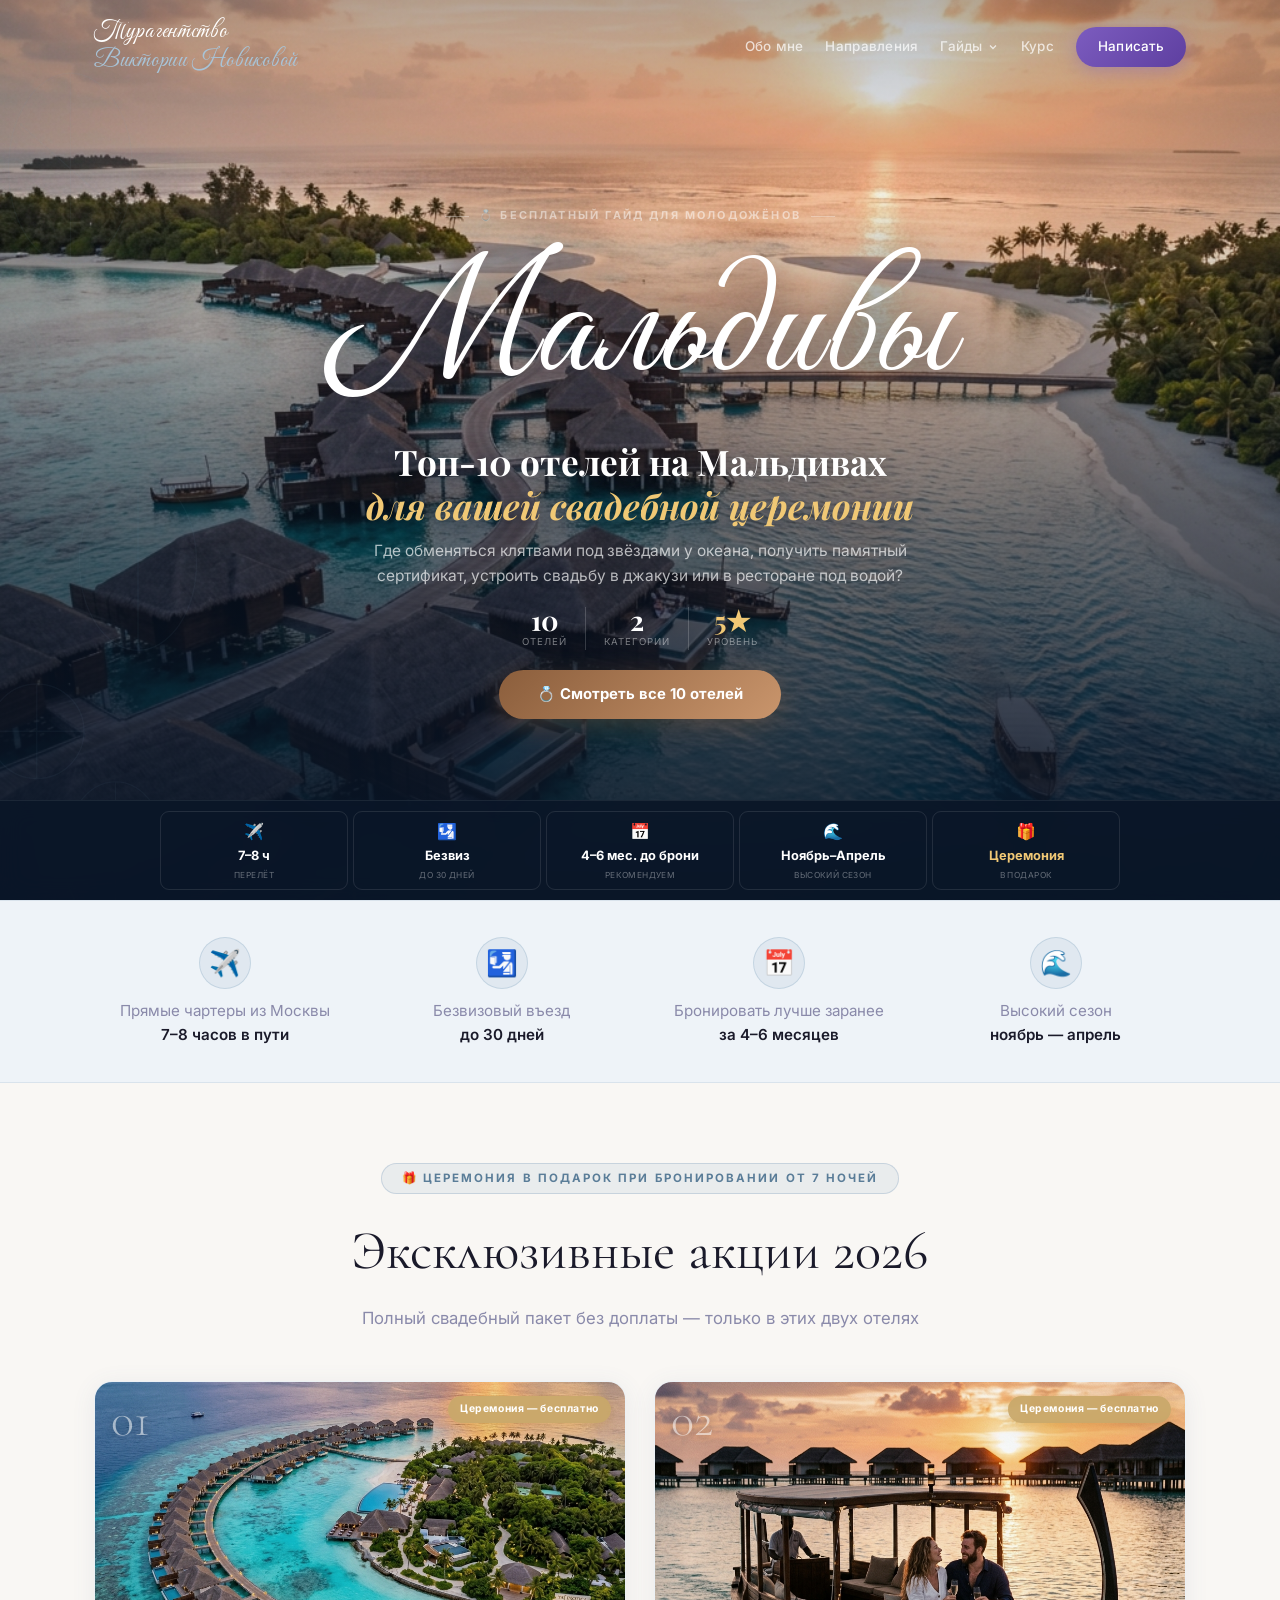
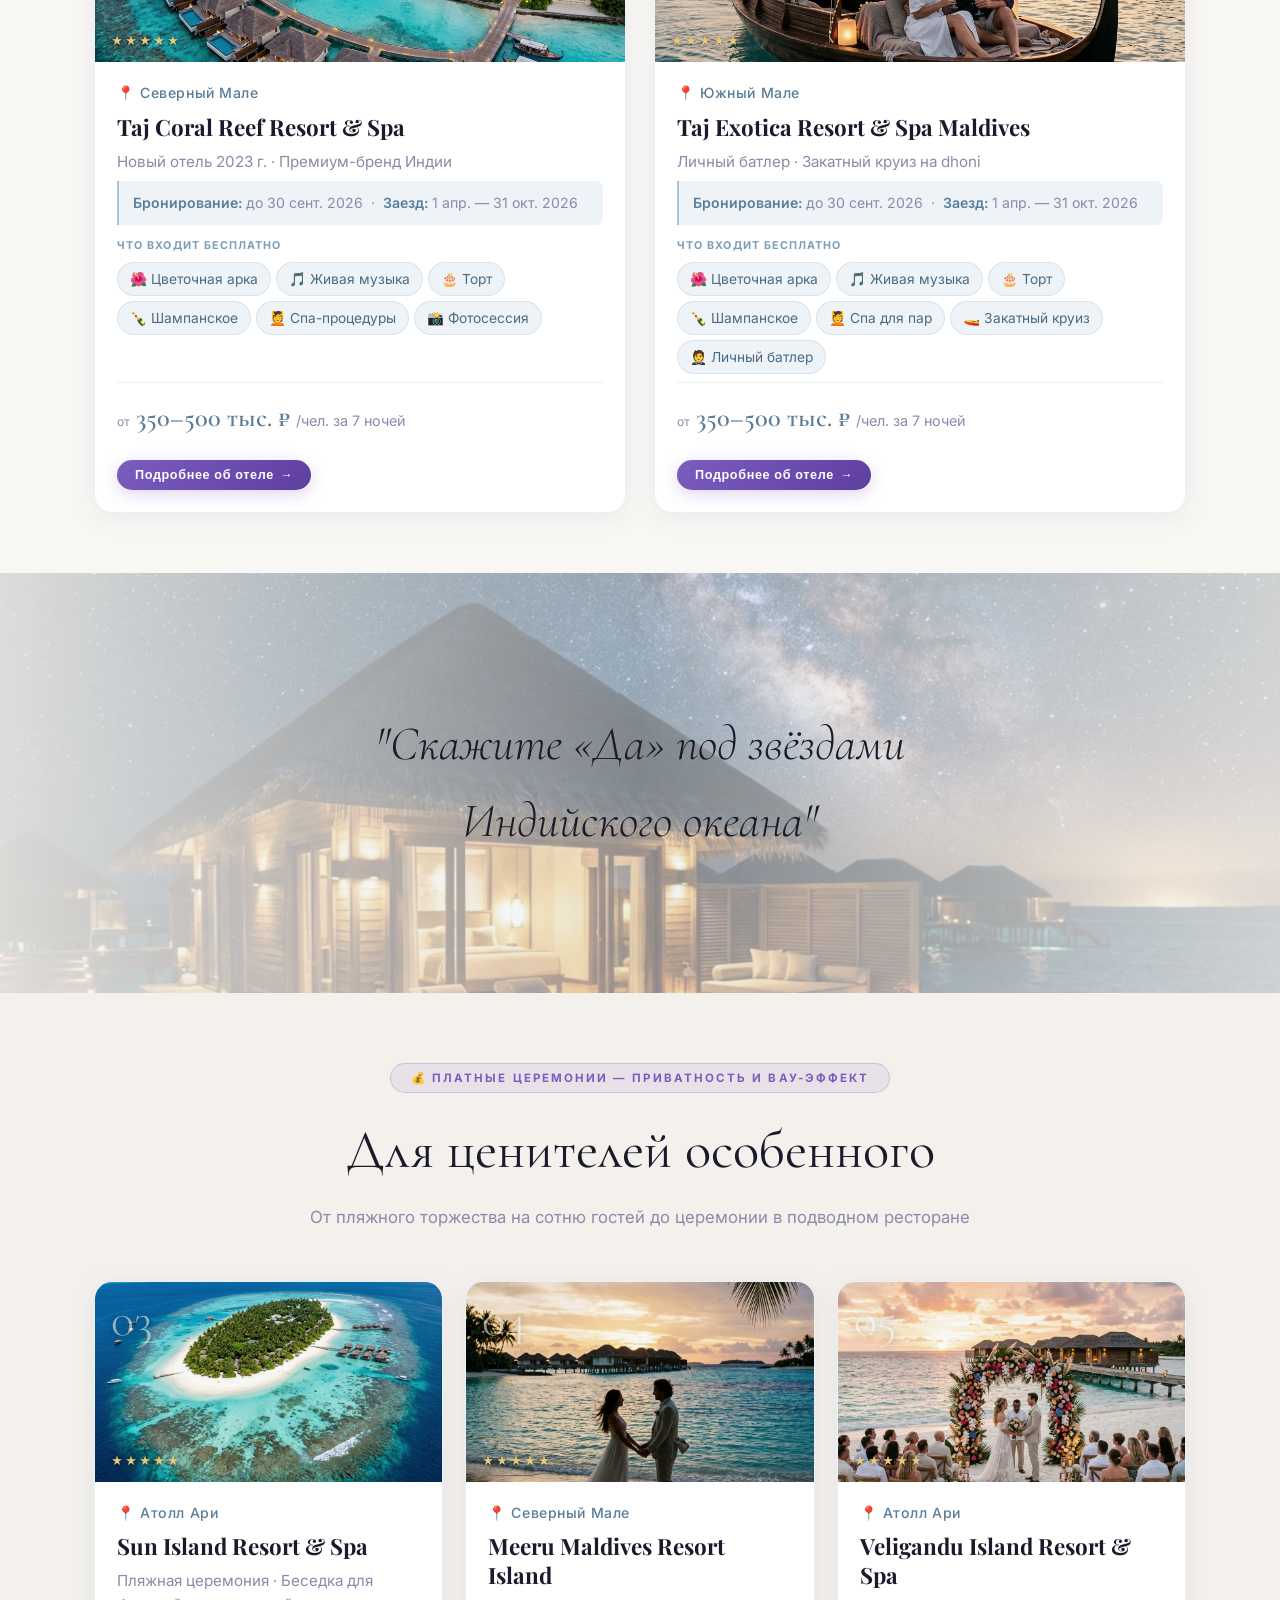
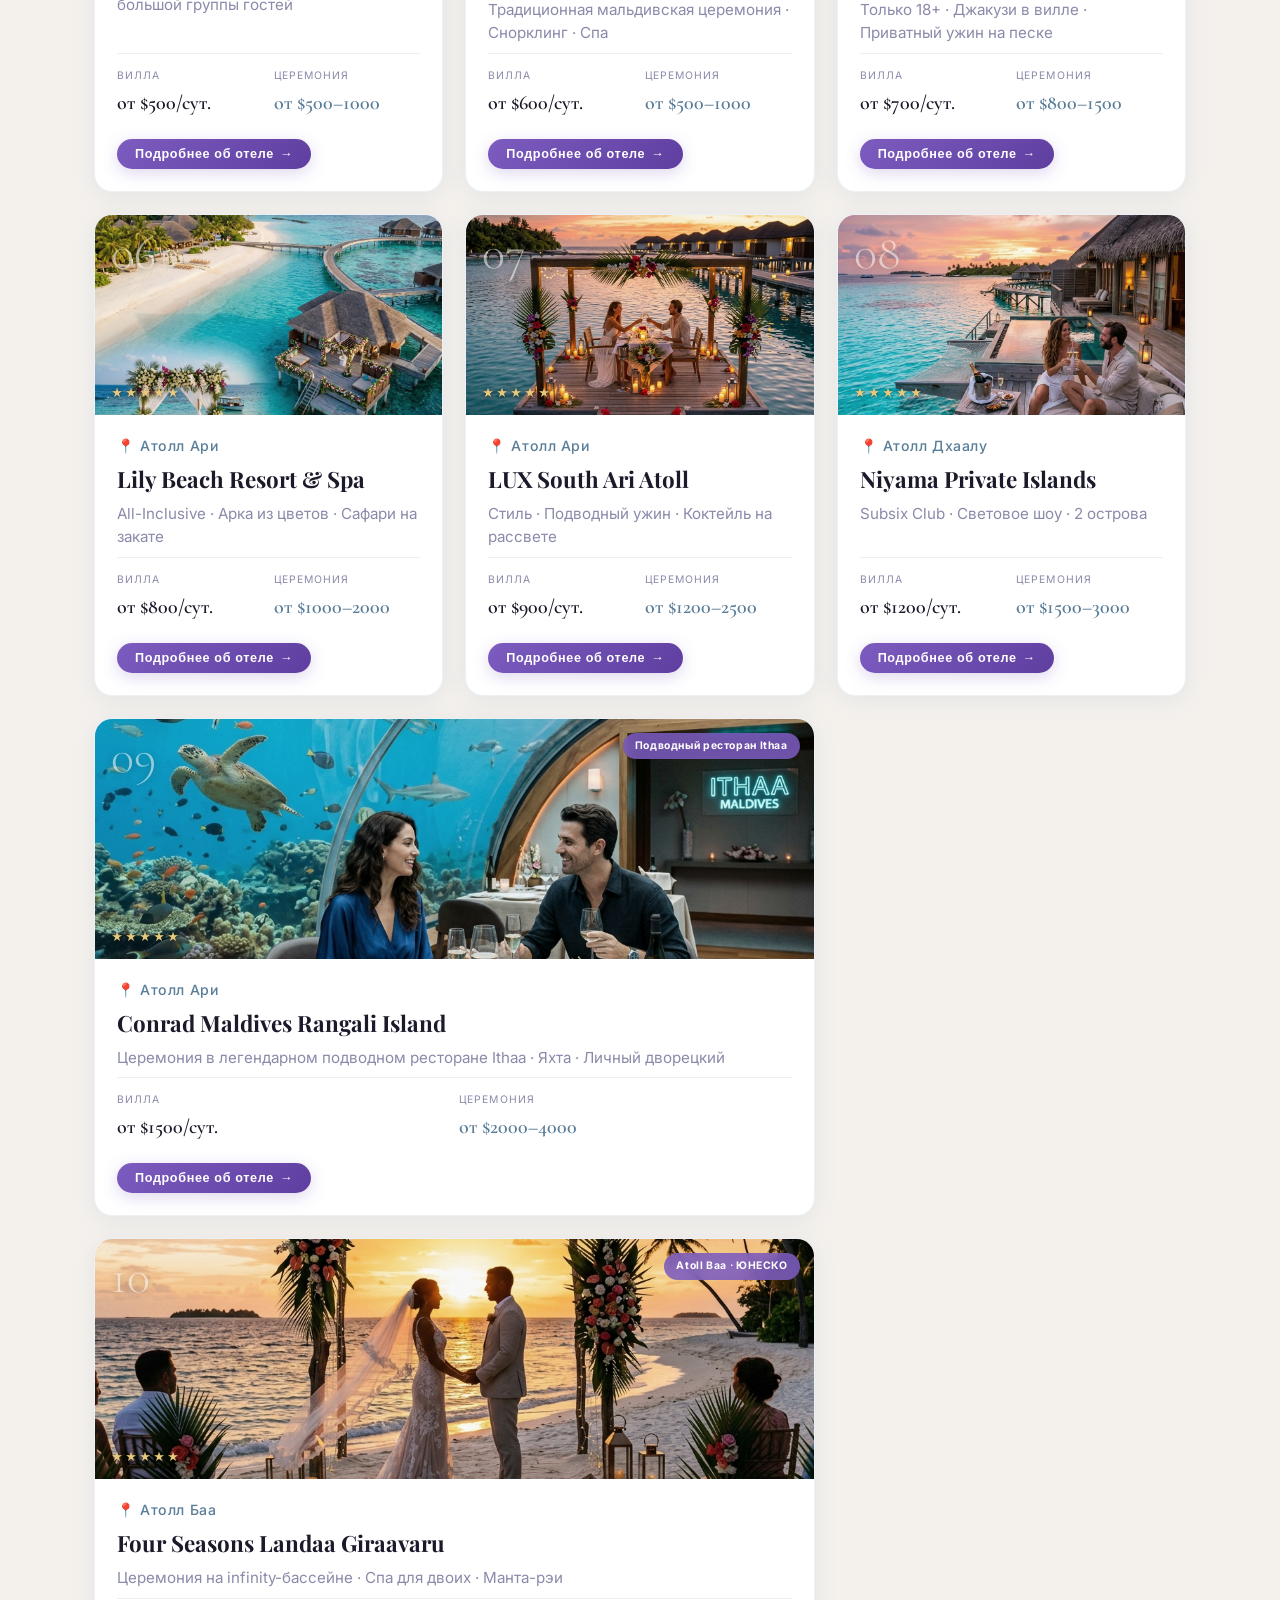
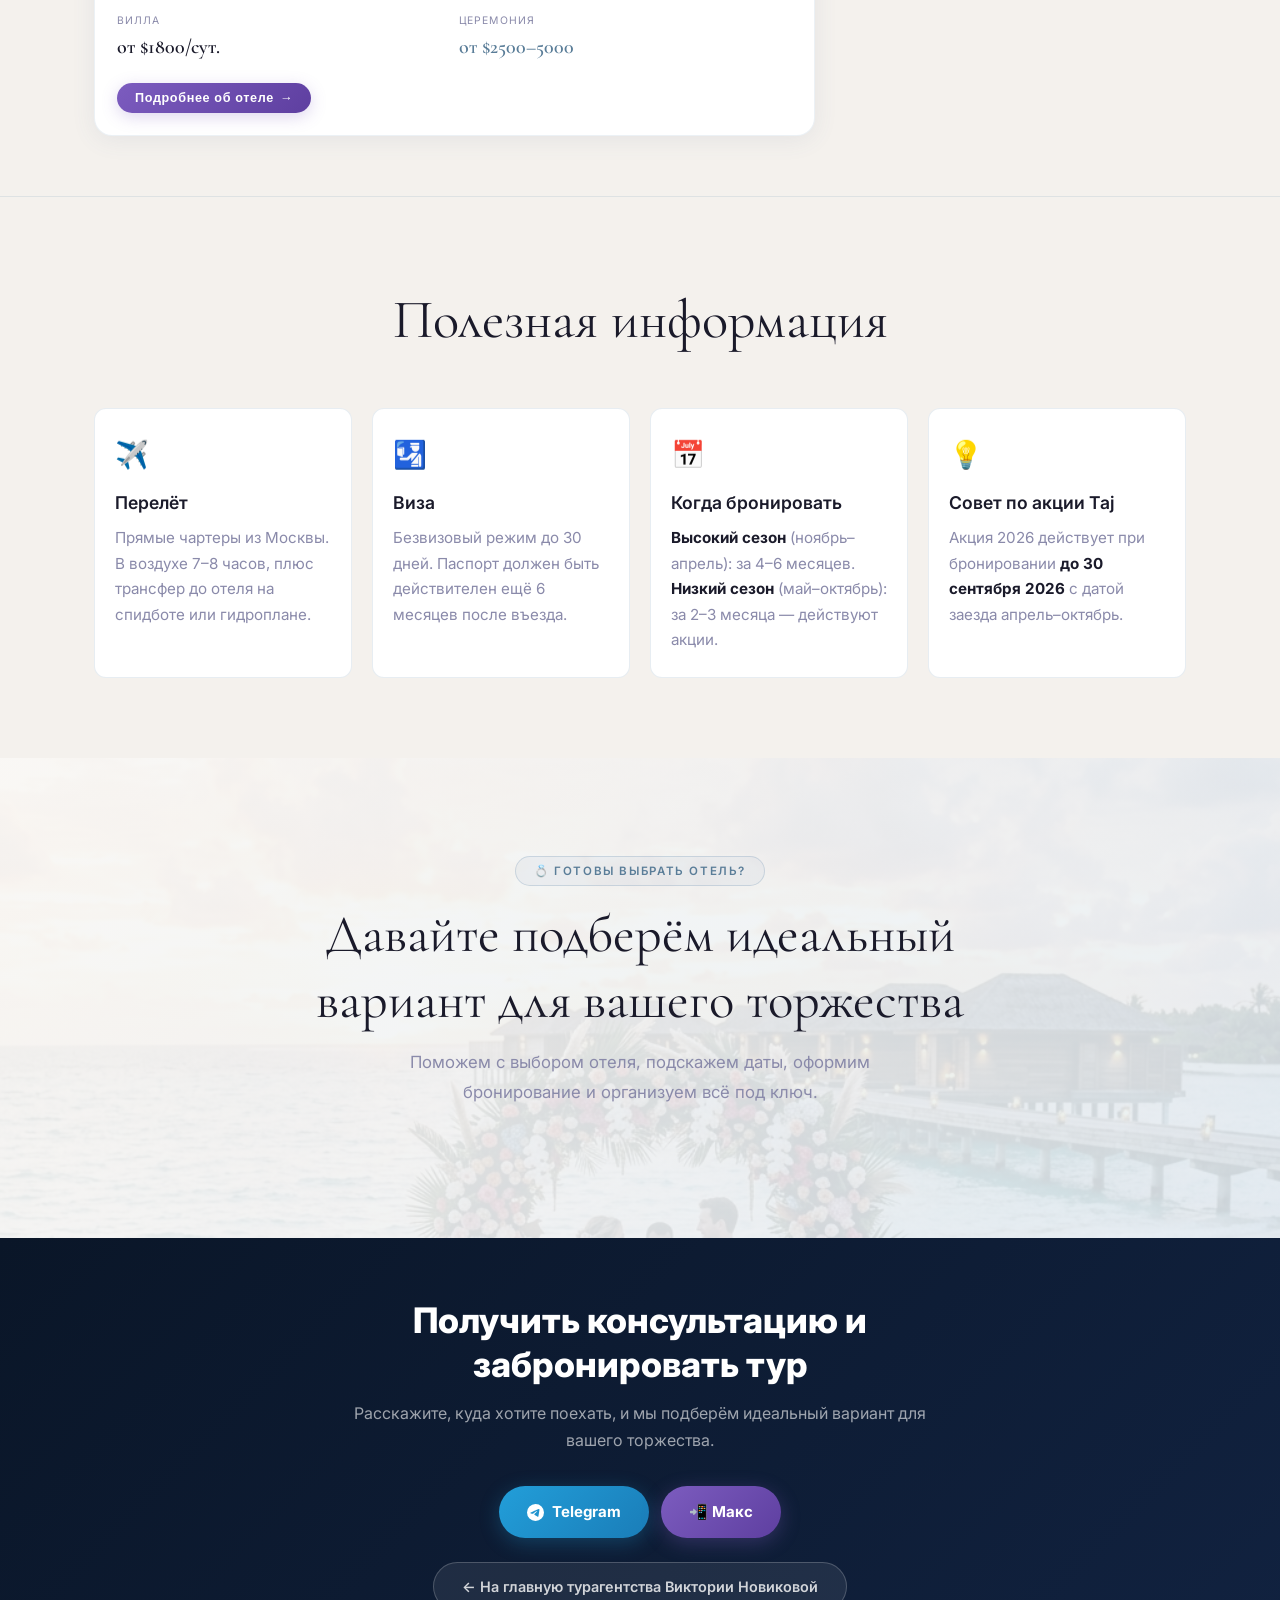
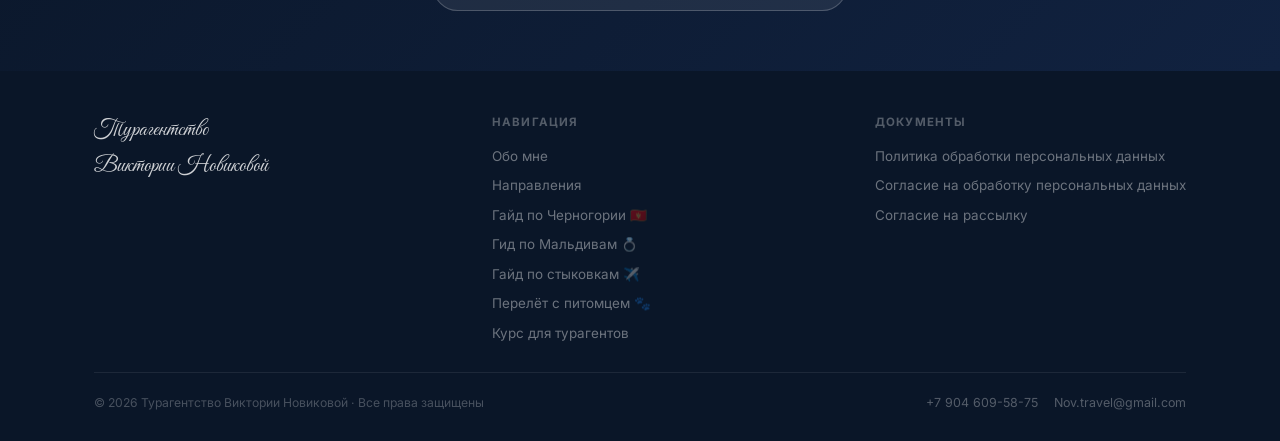
<file: maldives.html>
<!DOCTYPE html>
<html lang="ru">

<head>
  <meta charset="UTF-8">
  <meta name="viewport" content="width=device-width,initial-scale=1.0">
  <title>Топ-10 отелей Мальдив для свадьбы 💍 | Гайд для молодожёнов</title>
  <meta name="description"
    content="Подробный гид по лучшим отелям Мальдив для свадьбы. Церемония в подарок, подводный ресторан, джакузи над океаном — найдите свой идеальный вариант.">
  <link rel="preconnect" href="https://fonts.googleapis.com">
  <link rel="preconnect" href="https://fonts.gstatic.com" crossorigin>
  <link
    href="https://fonts.googleapis.com/css2?family=Cormorant+Garamond:ital,wght@0,300;0,400;0,600;1,300;1,400&family=Great+Vibes&family=Inter:wght@300;400;500;600&family=Playfair+Display:ital,wght@0,400;0,700;1,400&display=swap"
    rel="stylesheet">
  <link rel="stylesheet" href="style.css">
</head>

<body>

  <!-- NAV -->
  <nav id="nav">
    <div class="container nav-inner">
      <a href="index.html" class="nav-logo">Турагентство<br><em>Виктории Новиковой</em></a>
      <div class="nav-links" id="navLinks">
        <a href="index.html#about">Обо мне</a>
        <a href="index.html#dest">Направления</a>
        <div class="nav-dropdown" id="navDropdown">
          <div class="nav-dropdown-trigger" id="dropTrigger">Гайды <svg viewBox="0 0 24 24" fill="none"
              stroke="currentColor" stroke-width="2.5">
              <polyline points="6 9 12 15 18 9" />
            </svg></div>
          <div class="nav-dropdown-menu">
            <a href="montenegroguide.html"><span class="dd-icon">🇲🇪</span> Гайд по Черногории</a>
            <a href="maldives.html"><span class="dd-icon">💍</span> Мальдивы для свадьбы</a>
            <a href="transit_guide.html"><span class="dd-icon">✈️</span> Гайд по стыковкам</a>
            <a href="pets.html"><span class="dd-icon">🐾</span> Перелёт с питомцем</a>
          </div>
        </div>
        <a href="course.html">Курс</a>
        <a href="index.html#contact" class="nav-btn">Написать</a>
      </div>
      <button class="nav-burger" id="burger" aria-label="Меню"><span></span><span></span><span></span></button>
    </div>
  </nav>

  <!-- HERO — Bali poster style с полным текстом -->
  <section class="hero" id="hero"
    style="position:relative;height:100vh;min-height:720px;display:flex;flex-direction:column;overflow:hidden;">

    <!-- Background photo -->
    <div style="position:absolute;inset:0;z-index:0;">
      <img src="img/hero.png" alt="Мальдивы — свадьба у океана"
        style="width:100%;height:100%;object-fit:cover;object-position:center 40%;">
      <div
        style="position:absolute;inset:0;background:linear-gradient(180deg,rgba(10,22,40,.3) 0%,rgba(10,22,40,.05) 22%,rgba(10,22,40,.55) 58%,rgba(10,22,40,.96) 100%);">
      </div>
    </div>

    <!-- TOP: huge cursive over photo -->
    <div style="position:relative;z-index:2;text-align:center;padding-top:clamp(90px,14vh,160px);flex-shrink:0;">
      <div
        style="display:inline-flex;align-items:center;gap:10px;font-size:.68rem;font-weight:700;letter-spacing:.2em;text-transform:uppercase;color:rgba(255,255,255,.5);margin-bottom:28px;">
        <span style="width:24px;height:1px;background:rgba(255,255,255,.3);display:inline-block;"></span>
        💍 Бесплатный гайд для молодожёнов
        <span style="width:24px;height:1px;background:rgba(255,255,255,.3);display:inline-block;"></span>
      </div>
      <div
        style="font-family:'Great Vibes',cursive;font-size:clamp(4.5rem,14vw,10rem);color:#fff;line-height:1;text-shadow:0 4px 40px rgba(10,22,40,.7);letter-spacing:.02em;">
        Мальдивы</div>
    </div>

    <!-- BOTTOM: all content floating above feature strip -->
    <div style="position:relative;z-index:2;margin-top:clamp(20px,3vh,48px);padding:0 0 108px;">
      <div style="max-width:760px;margin:0 auto;padding:0 24px;text-align:center;">

        <h1
          style="font-family:'Playfair Display',serif;font-size:clamp(1.4rem,3.5vw,2.2rem);color:#fff;font-weight:700;line-height:1.25;margin:0 0 10px;text-shadow:0 2px 16px rgba(10,22,40,.5);">
          Топ-10 отелей на Мальдивах<br>
          <em style="color:#f0c875;">для вашей свадебной церемонии</em>
        </h1>

        <p
          style="font-size:clamp(.82rem,1.5vw,.97rem);color:rgba(255,255,255,.68);line-height:1.65;max-width:540px;margin:0 auto 18px;">
          Где обменяться клятвами под звёздами у океана, получить памятный сертификат, устроить свадьбу в джакузи или в
          ресторане под водой?
        </p>

        <div style="display:flex;justify-content:center;gap:0;margin-bottom:20px;">
          <div style="padding:0 18px;border-right:1px solid rgba(255,255,255,.18);text-align:center;">
            <div
              style="font-family:'Playfair Display',serif;font-size:1.7rem;font-weight:700;color:#fff;line-height:1;">10
            </div>
            <div style="font-size:.6rem;color:rgba(255,255,255,.45);letter-spacing:.1em;text-transform:uppercase;">
              отелей</div>
          </div>
          <div style="padding:0 18px;border-right:1px solid rgba(255,255,255,.18);text-align:center;">
            <div
              style="font-family:'Playfair Display',serif;font-size:1.7rem;font-weight:700;color:#fff;line-height:1;">2
            </div>
            <div style="font-size:.6rem;color:rgba(255,255,255,.45);letter-spacing:.1em;text-transform:uppercase;">
              категории</div>
          </div>
          <div style="padding:0 18px;text-align:center;">
            <div
              style="font-family:'Playfair Display',serif;font-size:1.7rem;font-weight:700;color:#f0c875;line-height:1;">
              5★</div>
            <div style="font-size:.6rem;color:rgba(255,255,255,.45);letter-spacing:.1em;text-transform:uppercase;">
              уровень</div>
          </div>
        </div>

        <a href="#hotels"
          style="display:inline-flex;align-items:center;gap:8px;padding:13px 38px;border-radius:50px;font-weight:700;font-size:.93rem;background:linear-gradient(135deg,#8B5E3C,#c9956c);color:#fff;box-shadow:0 6px 26px rgba(139,94,60,.4);text-decoration:none;transition:.3s;"
          onmouseover="this.style.transform='translateY(-2px)'" onmouseout="this.style.transform=''">
          💍 Смотреть все 10 отелей
        </a>
      </div>
    </div>

    <!-- Feature strip at bottom -->
    <div
      style="position:absolute;bottom:0;left:0;right:0;z-index:3;background:rgba(10,22,40,.92);backdrop-filter:blur(12px);border-top:1px solid rgba(255,255,255,.07);padding:10px 14px;">
      <div style="max-width:960px;margin:0 auto;display:flex;align-items:center;gap:5px;justify-content:space-between;">
        <div
          style="display:flex;flex-direction:column;align-items:center;gap:2px;flex:1;padding:7px 4px;border:1px solid rgba(255,255,255,.1);border-radius:9px;text-align:center;">
          <span>✈️</span><span style="font-size:.8rem;font-weight:700;color:#fff;white-space:nowrap;">7–8 ч</span><span
            style="font-size:.52rem;color:rgba(255,255,255,.38);letter-spacing:.05em;text-transform:uppercase;">перелёт</span>
        </div>
        <div
          style="display:flex;flex-direction:column;align-items:center;gap:2px;flex:1;padding:7px 4px;border:1px solid rgba(255,255,255,.1);border-radius:9px;text-align:center;">
          <span>🛂</span><span style="font-size:.8rem;font-weight:700;color:#fff;white-space:nowrap;">Безвиз</span><span
            style="font-size:.52rem;color:rgba(255,255,255,.38);letter-spacing:.05em;text-transform:uppercase;">до 30
            дней</span>
        </div>
        <div
          style="display:flex;flex-direction:column;align-items:center;gap:2px;flex:1;padding:7px 4px;border:1px solid rgba(255,255,255,.1);border-radius:9px;text-align:center;">
          <span>📅</span><span style="font-size:.8rem;font-weight:700;color:#fff;white-space:nowrap;">4–6 мес. до
            брони</span><span
            style="font-size:.52rem;color:rgba(255,255,255,.38);letter-spacing:.05em;text-transform:uppercase;">рекомендуем</span>
        </div>
        <div
          style="display:flex;flex-direction:column;align-items:center;gap:2px;flex:1;padding:7px 4px;border:1px solid rgba(255,255,255,.1);border-radius:9px;text-align:center;">
          <span>🌊</span><span
            style="font-size:.8rem;font-weight:700;color:#fff;white-space:nowrap;">Ноябрь–Апрель</span><span
            style="font-size:.52rem;color:rgba(255,255,255,.38);letter-spacing:.05em;text-transform:uppercase;">высокий
            сезон</span>
        </div>
        <div
          style="display:flex;flex-direction:column;align-items:center;gap:2px;flex:1;padding:7px 4px;border:1px solid rgba(255,255,255,.1);border-radius:9px;text-align:center;">
          <span>🎁</span><span
            style="font-size:.8rem;font-weight:700;color:#f0c875;white-space:nowrap;">Церемония</span><span
            style="font-size:.52rem;color:rgba(255,255,255,.38);letter-spacing:.05em;text-transform:uppercase;">в
            подарок</span>
        </div>
      </div>
    </div>

  </section>


  <!-- INTRO STRIP -->
  <section class="intro-strip">
    <div class="container">
      <div class="intro-icons">
        <div class="intro-icon-item">
          <div class="icon-circle">✈️</div>
          <p>Прямые чартеры из Москвы<br><strong>7–8 часов в пути</strong></p>
        </div>
        <div class="intro-icon-item">
          <div class="icon-circle">🛂</div>
          <p>Безвизовый въезд<br><strong>до 30 дней</strong></p>
        </div>
        <div class="intro-icon-item">
          <div class="icon-circle">📅</div>
          <p>Бронировать лучше заранее<br><strong>за 4–6 месяцев</strong></p>
        </div>
        <div class="intro-icon-item">
          <div class="icon-circle">🌊</div>
          <p>Высокий сезон<br><strong>ноябрь — апрель</strong></p>
        </div>
      </div>
    </div>
  </section>

  <!-- SECTION 1: FREE CEREMONY -->
  <section class="hotels-section" id="hotels">
    <div class="section-label-wrap">
      <div class="section-label free">🎁 Церемония в подарок при бронировании от 7 ночей</div>
    </div>
    <div class="container">
      <h2 class="section-title">Эксклюзивные акции 2026</h2>
      <p class="section-subtitle">Полный свадебный пакет без доплаты — только в этих двух отелях</p>
      <div class="hotels-grid-featured">

        <!-- Hotel 1 -->
        <article class="hotel-card featured" id="card-taj-coral">
          <div class="hotel-card-img-wrap">
            <img src="img/h1_taj_coral.png" alt="Taj Coral Reef Resort" class="hotel-card-img">
            <div class="hotel-num">01</div>
            <div class="hotel-badge free-badge">Церемония — бесплатно</div>
            <div class="hotel-stars">★★★★★</div>
          </div>
          <div class="hotel-card-body">
            <div class="hotel-location">📍 Северный Мале</div>
            <h3 class="hotel-name">Taj Coral Reef Resort & Spa</h3>
            <p class="hotel-tagline">Новый отель 2023 г. · Премиум-бренд Индии</p>
            <div class="hotel-period"><span class="period-label">Бронирование:</span> до 30 сент. 2026 &nbsp;·&nbsp;
              <span class="period-label">Заезд:</span> 1 апр. — 31 окт. 2026</div>
            <div class="hotel-includes">
              <div class="includes-title">Что входит бесплатно</div>
              <div class="includes-tags">
                <span>🌺 Цветочная арка</span><span>🎵 Живая музыка</span><span>🎂 Торт</span>
                <span>🍾 Шампанское</span><span>💆 Спа-процедуры</span><span>📸 Фотосессия</span>
              </div>
            </div>
            <div class="hotel-price">
              <span class="price-from">от</span>
              <span class="price-main">350–500 тыс. ₽</span>
              <span class="price-per">/чел. за 7 ночей</span>
            </div>
            <button class="btn-details" onclick="openModal('taj-coral')">Подробнее об отеле</button>
          </div>
        </article>

        <!-- Hotel 2 -->
        <article class="hotel-card featured" id="card-taj-exotica">
          <div class="hotel-card-img-wrap">
            <img src="img/h2_taj_exotica1.png" alt="Taj Exotica Resort" class="hotel-card-img">
            <div class="hotel-num">02</div>
            <div class="hotel-badge free-badge">Церемония — бесплатно</div>
            <div class="hotel-stars">★★★★★</div>
          </div>
          <div class="hotel-card-body">
            <div class="hotel-location">📍 Южный Мале</div>
            <h3 class="hotel-name">Taj Exotica Resort & Spa Maldives</h3>
            <p class="hotel-tagline">Личный батлер · Закатный круиз на dhoni</p>
            <div class="hotel-period"><span class="period-label">Бронирование:</span> до 30 сент. 2026 &nbsp;·&nbsp;
              <span class="period-label">Заезд:</span> 1 апр. — 31 окт. 2026</div>
            <div class="hotel-includes">
              <div class="includes-title">Что входит бесплатно</div>
              <div class="includes-tags">
                <span>🌺 Цветочная арка</span><span>🎵 Живая музыка</span><span>🎂 Торт</span>
                <span>🍾 Шампанское</span><span>💆 Спа для пар</span><span>🚤 Закатный круиз</span><span>🤵 Личный
                  батлер</span>
              </div>
            </div>
            <div class="hotel-price">
              <span class="price-from">от</span>
              <span class="price-main">350–500 тыс. ₽</span>
              <span class="price-per">/чел. за 7 ночей</span>
            </div>
            <button class="btn-details" onclick="openModal('taj-exotica')">Подробнее об отеле</button>
          </div>
        </article>

      </div>
    </div>
  </section>

  <!-- DIVIDER -->
  <div class="full-img-divider">
    <img src="img/villa.png" alt="Ночь на Мальдивах">
    <div class="divider-overlay">
      <blockquote class="divider-quote">"Скажите «Да» под звёздами Индийского океана"</blockquote>
    </div>
  </div>

  <!-- SECTION 2: PAID CEREMONY -->
  <section class="hotels-section paid-section" id="hotels-paid">
    <div class="section-label-wrap">
      <div class="section-label paid">💰 Платные церемонии — приватность и вау-эффект</div>
    </div>
    <div class="container">
      <h2 class="section-title">Для ценителей особенного</h2>
      <p class="section-subtitle">От пляжного торжества на сотню гостей до церемонии в подводном ресторане</p>
      <div class="hotels-grid">

        <!-- Hotel 3 -->
        <article class="hotel-card" id="card-sun-island">
          <div class="hotel-card-img-wrap">
            <img src="img/aerial.png" alt="Sun Island Resort" class="hotel-card-img">
            <div class="hotel-num">03</div>
            <div class="hotel-stars">★★★★★</div>
          </div>
          <div class="hotel-card-body">
            <div class="hotel-location">📍 Атолл Ари</div>
            <h3 class="hotel-name">Sun Island Resort & Spa</h3>
            <p class="hotel-feature">Пляжная церемония · Беседка для большой группы гостей</p>
            <div class="hotel-price-row">
              <div class="price-block"><span class="price-label">Вилла</span><span class="price-val">от $500/сут.</span>
              </div>
              <div class="price-block accent"><span class="price-label">Церемония</span><span class="price-val">от
                  $500–1000</span></div>
            </div>
            <button class="btn-details" onclick="openModal('sun-island')">Подробнее об отеле</button>
          </div>
        </article>

        <!-- Hotel 4 -->
        <article class="hotel-card" id="card-meeru">
          <div class="hotel-card-img-wrap">
            <img src="img/wedding_couple.png" alt="Meeru Maldives" class="hotel-card-img">
            <div class="hotel-num">04</div>
            <div class="hotel-stars">★★★★★</div>
          </div>
          <div class="hotel-card-body">
            <div class="hotel-location">📍 Северный Мале</div>
            <h3 class="hotel-name">Meeru Maldives Resort Island</h3>
            <p class="hotel-feature">Традиционная мальдивская церемония · Снорклинг · Спа</p>
            <div class="hotel-price-row">
              <div class="price-block"><span class="price-label">Вилла</span><span class="price-val">от $600/сут.</span>
              </div>
              <div class="price-block accent"><span class="price-label">Церемония</span><span class="price-val">от
                  $500–1000</span></div>
            </div>
            <button class="btn-details" onclick="openModal('meeru')">Подробнее об отеле</button>
          </div>
        </article>

        <!-- Hotel 5 -->
        <article class="hotel-card" id="card-veligandu">
          <div class="hotel-card-img-wrap">
            <img src="img/wedding.png" alt="Veligandu Island Resort" class="hotel-card-img">
            <div class="hotel-num">05</div>
            <div class="hotel-stars">★★★★★</div>
          </div>
          <div class="hotel-card-body">
            <div class="hotel-location">📍 Атолл Ари</div>
            <h3 class="hotel-name">Veligandu Island Resort & Spa</h3>
            <p class="hotel-feature">Только 18+ · Джакузи в вилле · Приватный ужин на песке</p>
            <div class="hotel-price-row">
              <div class="price-block"><span class="price-label">Вилла</span><span class="price-val">от $700/сут.</span>
              </div>
              <div class="price-block accent"><span class="price-label">Церемония</span><span class="price-val">от
                  $800–1500</span></div>
            </div>
            <button class="btn-details" onclick="openModal('veligandu')">Подробнее об отеле</button>
          </div>
        </article>

        <!-- Hotel 6 -->
        <article class="hotel-card" id="card-lily-beach">
          <div class="hotel-card-img-wrap">
            <img src="img/wedding_arch.png" alt="Lily Beach Resort" class="hotel-card-img">
            <div class="hotel-num">06</div>
            <div class="hotel-stars">★★★★★</div>
          </div>
          <div class="hotel-card-body">
            <div class="hotel-location">📍 Атолл Ари</div>
            <h3 class="hotel-name">Lily Beach Resort & Spa</h3>
            <p class="hotel-feature">All-Inclusive · Арка из цветов · Сафари на закате</p>
            <div class="hotel-price-row">
              <div class="price-block"><span class="price-label">Вилла</span><span class="price-val">от $800/сут.</span>
              </div>
              <div class="price-block accent"><span class="price-label">Церемония</span><span class="price-val">от
                  $1000–2000</span></div>
            </div>
            <button class="btn-details" onclick="openModal('lily-beach')">Подробнее об отеле</button>
          </div>
        </article>

        <!-- Hotel 7 -->
        <article class="hotel-card" id="card-lux">
          <div class="hotel-card-img-wrap">
            <img src="img/wedding_dinner.png" alt="LUX South Ari Atoll" class="hotel-card-img">
            <div class="hotel-num">07</div>
            <div class="hotel-stars">★★★★★</div>
          </div>
          <div class="hotel-card-body">
            <div class="hotel-location">📍 Атолл Ари</div>
            <h3 class="hotel-name">LUX South Ari Atoll</h3>
            <p class="hotel-feature">Стиль · Подводный ужин · Коктейль на рассвете</p>
            <div class="hotel-price-row">
              <div class="price-block"><span class="price-label">Вилла</span><span class="price-val">от $900/сут.</span>
              </div>
              <div class="price-block accent"><span class="price-label">Церемония</span><span class="price-val">от
                  $1200–2500</span></div>
            </div>
            <button class="btn-details" onclick="openModal('lux')">Подробнее об отеле</button>
          </div>
        </article>

        <!-- Hotel 8 -->
        <article class="hotel-card" id="card-niyama">
          <div class="hotel-card-img-wrap">
            <img src="img/maldives_overwater.png" alt="Niyama Private Islands" class="hotel-card-img">
            <div class="hotel-num">08</div>
            <div class="hotel-stars">★★★★★</div>
          </div>
          <div class="hotel-card-body">
            <div class="hotel-location">📍 Атолл Дхаалу</div>
            <h3 class="hotel-name">Niyama Private Islands</h3>
            <p class="hotel-feature">Subsix Club · Световое шоу · 2 острова</p>
            <div class="hotel-price-row">
              <div class="price-block"><span class="price-label">Вилла</span><span class="price-val">от
                  $1200/сут.</span></div>
              <div class="price-block accent"><span class="price-label">Церемония</span><span class="price-val">от
                  $1500–3000</span></div>
            </div>
            <button class="btn-details" onclick="openModal('niyama')">Подробнее об отеле</button>
          </div>
        </article>

        <!-- Hotel 9 WIDE -->
        <article class="hotel-card wide" id="card-conrad">
          <div class="hotel-card-img-wrap">
            <img src="img/maldives_ithaa.png" alt="Conrad Maldives Rangali Island" class="hotel-card-img">
            <div class="hotel-num">09</div>
            <div class="hotel-badge special-badge">Подводный ресторан Ithaa</div>
            <div class="hotel-stars">★★★★★</div>
          </div>
          <div class="hotel-card-body">
            <div class="hotel-location">📍 Атолл Ари</div>
            <h3 class="hotel-name">Conrad Maldives Rangali Island</h3>
            <p class="hotel-feature">Церемония в легендарном подводном ресторане Ithaa · Яхта · Личный дворецкий</p>
            <div class="hotel-price-row">
              <div class="price-block"><span class="price-label">Вилла</span><span class="price-val">от
                  $1500/сут.</span></div>
              <div class="price-block accent"><span class="price-label">Церемония</span><span class="price-val">от
                  $2000–4000</span></div>
            </div>
            <button class="btn-details" onclick="openModal('conrad')">Подробнее об отеле</button>
          </div>
        </article>

        <!-- Hotel 10 WIDE -->
        <article class="hotel-card wide" id="card-four-seasons">
          <div class="hotel-card-img-wrap">
            <img src="img/maldives_ceremony.png" alt="Four Seasons Landaa Giraavaru" class="hotel-card-img">
            <div class="hotel-num">10</div>
            <div class="hotel-badge special-badge">Atoll Baa · ЮНЕСКО</div>
            <div class="hotel-stars">★★★★★</div>
          </div>
          <div class="hotel-card-body">
            <div class="hotel-location">📍 Атолл Баа</div>
            <h3 class="hotel-name">Four Seasons Landaa Giraavaru</h3>
            <p class="hotel-feature">Церемония на infinity-бассейне · Спа для двоих · Манта-рэи</p>
            <div class="hotel-price-row">
              <div class="price-block"><span class="price-label">Вилла</span><span class="price-val">от
                  $1800/сут.</span></div>
              <div class="price-block accent"><span class="price-label">Церемония</span><span class="price-val">от
                  $2500–5000</span></div>
            </div>
            <button class="btn-details" onclick="openModal('four-seasons')">Подробнее об отеле</button>
          </div>
        </article>

      </div>
    </div>
  </section>

  <!-- TRAVEL INFO -->
  <section class="travel-info" id="info">
    <div class="container">
      <h2 class="section-title">Полезная информация</h2>
      <div class="info-grid">
        <div class="info-card">
          <div class="info-icon">✈️</div>
          <h3>Перелёт</h3>
          <p>Прямые чартеры из Москвы. В воздухе 7–8 часов, плюс трансфер до отеля на спидботе или гидроплане.</p>
        </div>
        <div class="info-card">
          <div class="info-icon">🛂</div>
          <h3>Виза</h3>
          <p>Безвизовый режим до 30 дней. Паспорт должен быть действителен ещё 6 месяцев после въезда.</p>
        </div>
        <div class="info-card">
          <div class="info-icon">📅</div>
          <h3>Когда бронировать</h3>
          <p><strong>Высокий сезон</strong> (ноябрь–апрель): за 4–6 месяцев.<br><strong>Низкий сезон</strong>
            (май–октябрь): за 2–3 месяца — действуют акции.</p>
        </div>
        <div class="info-card">
          <div class="info-icon">💡</div>
          <h3>Совет по акции Taj</h3>
          <p>Акция 2026 действует при бронировании <strong>до 30 сентября 2026</strong> с датой заезда апрель–октябрь.
          </p>
        </div>
      </div>
    </div>
  </section>

  <!-- CTA -->
  <section class="cta-section" id="cta">
    <div class="cta-bg"><img src="img/wedding.png" alt="Свадьба на Мальдивах" class="cta-img">
      <div class="cta-overlay"></div>
    </div>
    <div class="container cta-content">
      <div class="cta-badge">💍 Готовы выбрать отель?</div>
      <h2 class="cta-title">Давайте подберём идеальный<br>вариант для вашего торжества</h2>
      <p class="cta-desc">Поможем с выбором отеля, подскажем даты, оформим бронирование и организуем всё под ключ.</p>

  </section>

  <!-- CONTACT BLOCK -->
  <div style="background:linear-gradient(135deg,#0a1628,#112240);padding:60px 20px;text-align:center;">
    <div style="max-width:600px;margin:0 auto;">
      <h2
        style="font-family:'Inter',sans-serif;font-size:clamp(1.6rem,3vw,2.2rem);font-weight:800;color:#fff;margin-bottom:14px;line-height:1.25;">
        Получить консультацию и забронировать тур</h2>
      <p style="font-size:1rem;color:rgba(255,255,255,.6);line-height:1.7;margin-bottom:32px;">Расскажите, куда хотите
        поехать, и мы подберём идеальный вариант для вашего торжества.</p>
      <div style="display:flex;gap:12px;flex-wrap:wrap;justify-content:center;margin-bottom:24px;">
        <a href="https://t.me/Vika_Igorevna" target="_blank"
          style="display:inline-flex;align-items:center;gap:8px;padding:14px 28px;border-radius:50px;font-weight:700;font-size:.94rem;background:linear-gradient(135deg,#229ed9,#1a7db8);color:#fff;text-decoration:none;box-shadow:0 5px 20px rgba(34,158,217,.28);transition:.3s;"
          onmouseover="this.style.transform='translateY(-2px)'" onmouseout="this.style.transform='translateY(0)'">
          <svg width="17" height="17" viewBox="0 0 24 24" fill="currentColor">
            <path
              d="M11.944 0A12 12 0 0 0 0 12a12 12 0 0 0 12 12 12 12 0 0 0 12-12A12 12 0 0 0 12 0a12 12 0 0 0-.056 0zm4.962 7.224c.1-.002.321.023.465.14a.506.506 0 0 1 .171.325c.016.093.036.306.02.472-.18 1.898-.962 6.502-1.36 8.627-.168.9-.499 1.201-.82 1.23-.696.065-1.225-.46-1.9-.902-1.056-.693-1.653-1.124-2.678-1.8-1.185-.78-.417-1.21.258-1.91.177-.184 3.247-2.977 3.307-3.23.007-.032.014-.15-.056-.212s-.174-.041-.249-.024c-.106.024-1.793 1.14-5.061 3.345-.48.33-.913.49-1.302.48-.428-.008-1.252-.241-1.865-.44-.752-.245-1.349-.374-1.297-.789.027-.216.325-.437.893-.663 3.498-1.524 5.83-2.529 6.998-3.014 3.332-1.386 4.025-1.627 4.476-1.635z" />
          </svg>
          Telegram
        </a>
        <a href="https://max.ru/id780626867664_biz" target="_blank"
          style="display:inline-flex;align-items:center;gap:8px;padding:14px 28px;border-radius:50px;font-weight:700;font-size:.94rem;background:linear-gradient(135deg,#7c5cbf,#5e3fa0);color:#fff;text-decoration:none;box-shadow:0 5px 20px rgba(124,92,191,.32);transition:.3s;"
          onmouseover="this.style.transform='translateY(-2px)'" onmouseout="this.style.transform='translateY(0)'">
          📲 Макс
        </a>
      </div>
      <a href="index.html"
        style="display:inline-flex;align-items:center;gap:8px;padding:12px 28px;border-radius:50px;font-weight:600;font-size:.9rem;background:rgba(255,255,255,.08);border:1.5px solid rgba(255,255,255,.2);color:rgba(255,255,255,.8);text-decoration:none;transition:.3s;"
        onmouseover="this.style.background='rgba(255,255,255,.15)'"
        onmouseout="this.style.background='rgba(255,255,255,.08)'">
        ← На главную турагентства Виктории Новиковой
      </a>
    </div>
  </div>

  <!-- FOOTER -->
  <footer>
    <div class="container">
      <div class="footer-inner">
        <div>
          <div class="footer-logo" style="font-size:1.4rem;">Турагентство<br>Виктории Новиковой</div>
        </div>
        <div>
          <p
            style="font-size:.72rem;font-weight:700;letter-spacing:.1em;text-transform:uppercase;color:rgba(255,255,255,.3);margin-bottom:14px;">
            Навигация</p>
          <div class="footer-links">
            <a href="index.html#about">Обо мне</a>
            <a href="index.html#dest">Направления</a>
            <a href="montenegroguide.html">Гайд по Черногории 🇲🇪</a>
            <a href="maldives.html">Гид по Мальдивам 💍</a>
            <a href="transit_guide.html">Гайд по стыковкам ✈️</a>
            <a href="pets.html">Перелёт с питомцем 🐾</a>
            <a href="course.html">Курс для турагентов</a>
          </div>
        </div>
        <div>
          <p
            style="font-size:.72rem;font-weight:700;letter-spacing:.1em;text-transform:uppercase;color:rgba(255,255,255,.3);margin-bottom:14px;">
            Документы</p>
          <div class="footer-links">
            <a href="privacy-policy.html">Политика обработки персональных данных</a>
            <a href="consent-processing.html">Согласие на обработку персональных данных</a>
            <a href="consent-mailing.html">Согласие на рассылку</a>
          </div>
        </div>
      </div>
      <div class="footer-bottom">
        <p class="footer-copy">© 2026 Турагентство Виктории Новиковой · Все права защищены</p>
        <div style="display:flex;gap:16px;">
          <a href="tel:+79046095875" style="font-size:.78rem;color:rgba(255,255,255,.3);">+7 904 609-58-75</a>
          <a href="mailto:Nov.travel@gmail.com"
            style="font-size:.78rem;color:rgba(255,255,255,.3);">Nov.travel@gmail.com</a>
        </div>
      </div>
    </div>
  </footer>


  <script src="script.js"></script>
  <script>
    // Nav scroll
    const nav = document.getElementById('nav');
    window.addEventListener('scroll', () => { nav.classList.toggle('scrolled', window.scrollY > 60); }, { passive: true });
    // Dropdown
    const dd = document.getElementById('navDropdown');
    document.getElementById('dropTrigger').addEventListener('click', e => { e.stopPropagation(); dd.classList.toggle('open'); });
    document.addEventListener('click', () => dd.classList.remove('open'));
    // Burger
    const burger = document.getElementById('burger');
    const navLinks = document.getElementById('navLinks');
    let menuOpen = false;
    function openMenu() { menuOpen = true; Object.assign(navLinks.style, { display: 'flex', flexDirection: 'column', position: 'fixed', top: '64px', left: '0', right: '0', background: 'rgba(10,22,40,.97)', padding: '24px 28px', gap: '18px', zIndex: '199' }); }
    function closeMenu() { menuOpen = false; navLinks.style.display = ''; }
    burger.addEventListener('click', () => menuOpen ? closeMenu() : openMenu());
    document.addEventListener('click', e => { if (menuOpen && !navLinks.contains(e.target) && e.target !== burger) closeMenu(); });
  </script>
</body>

</html>
</file>
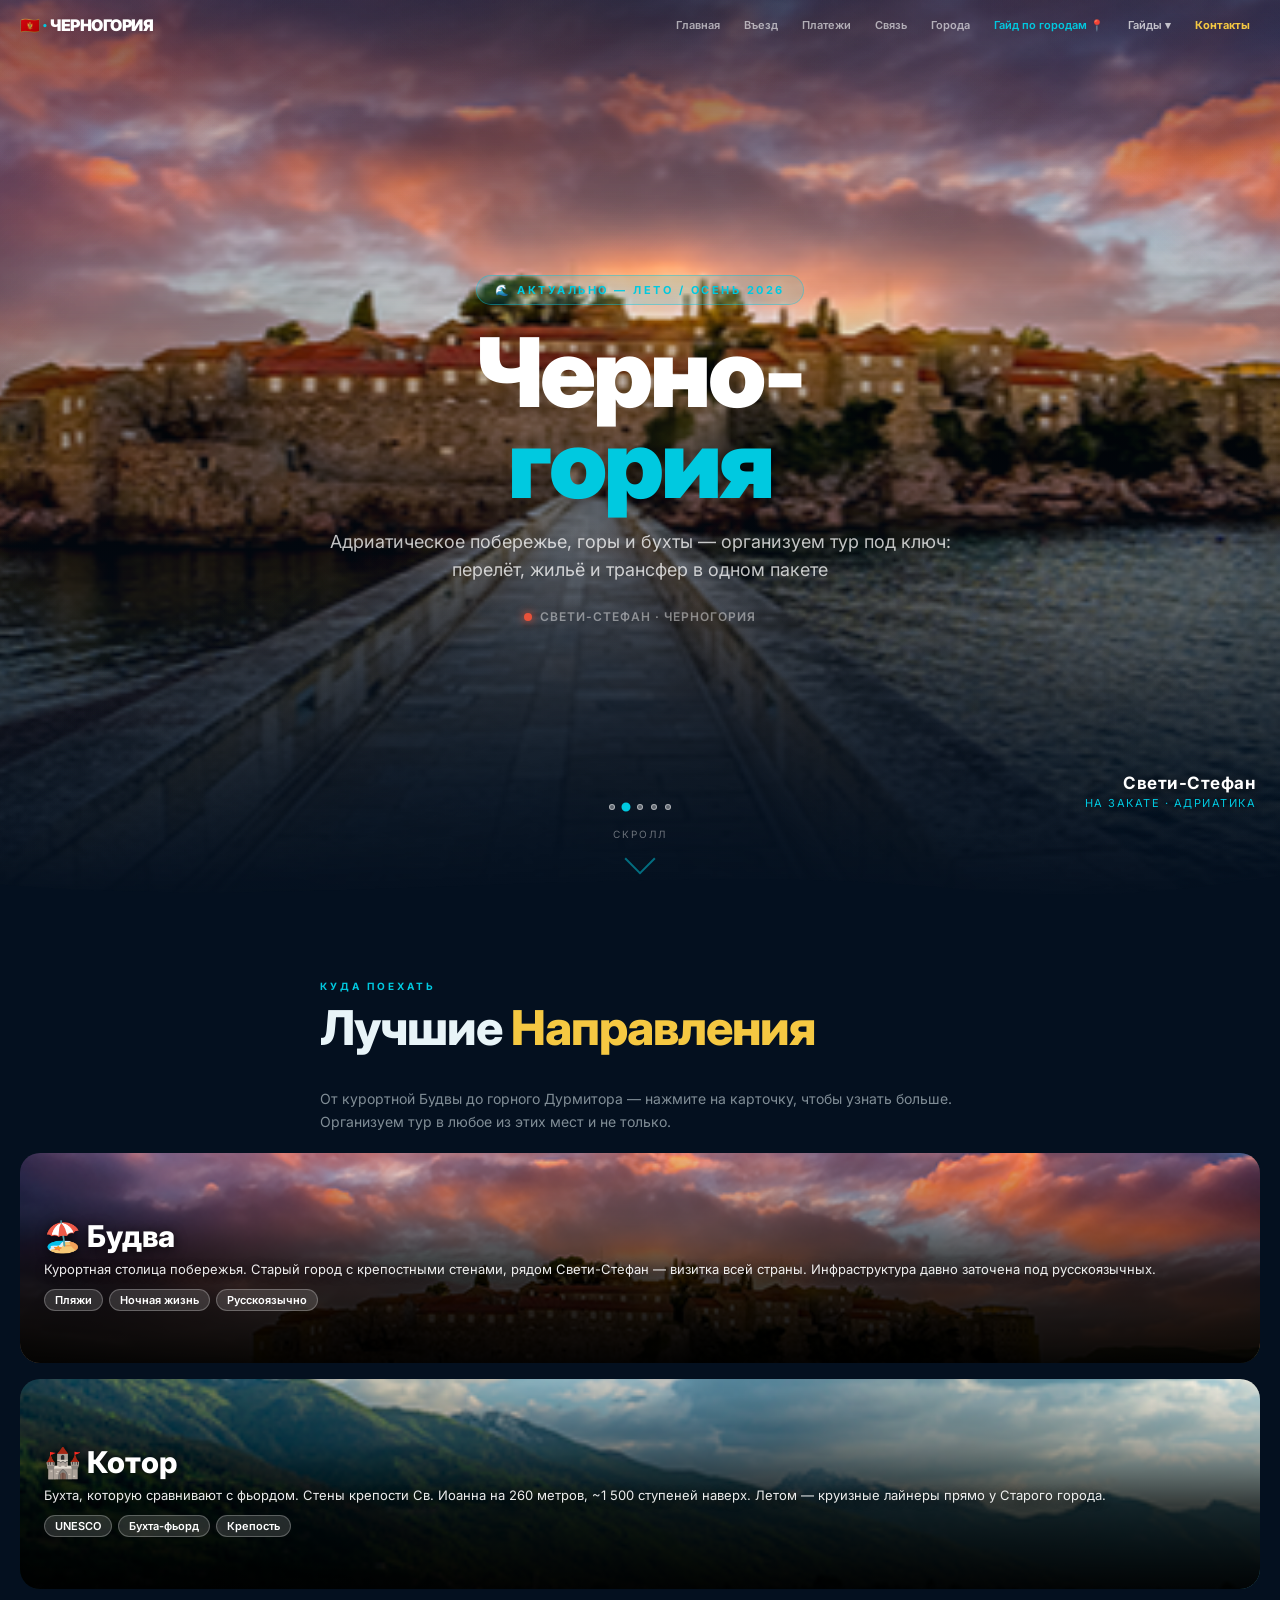
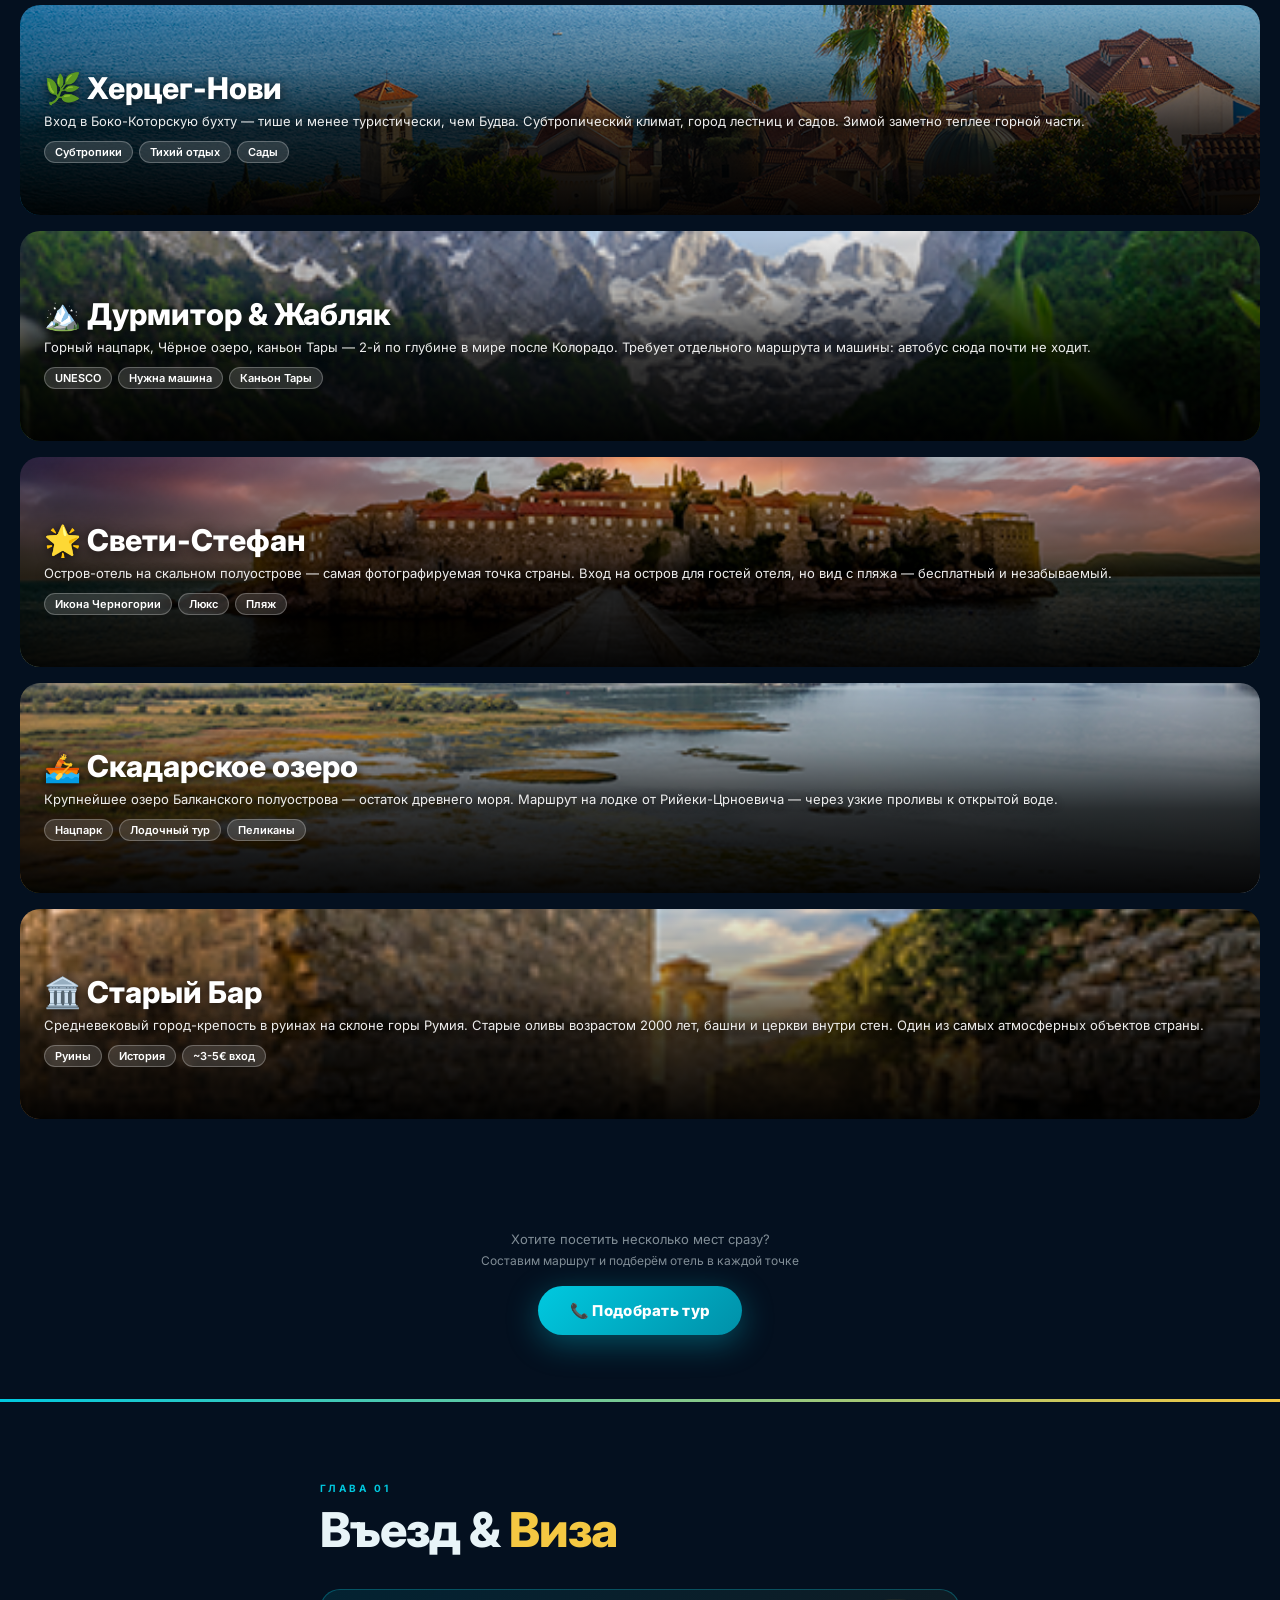
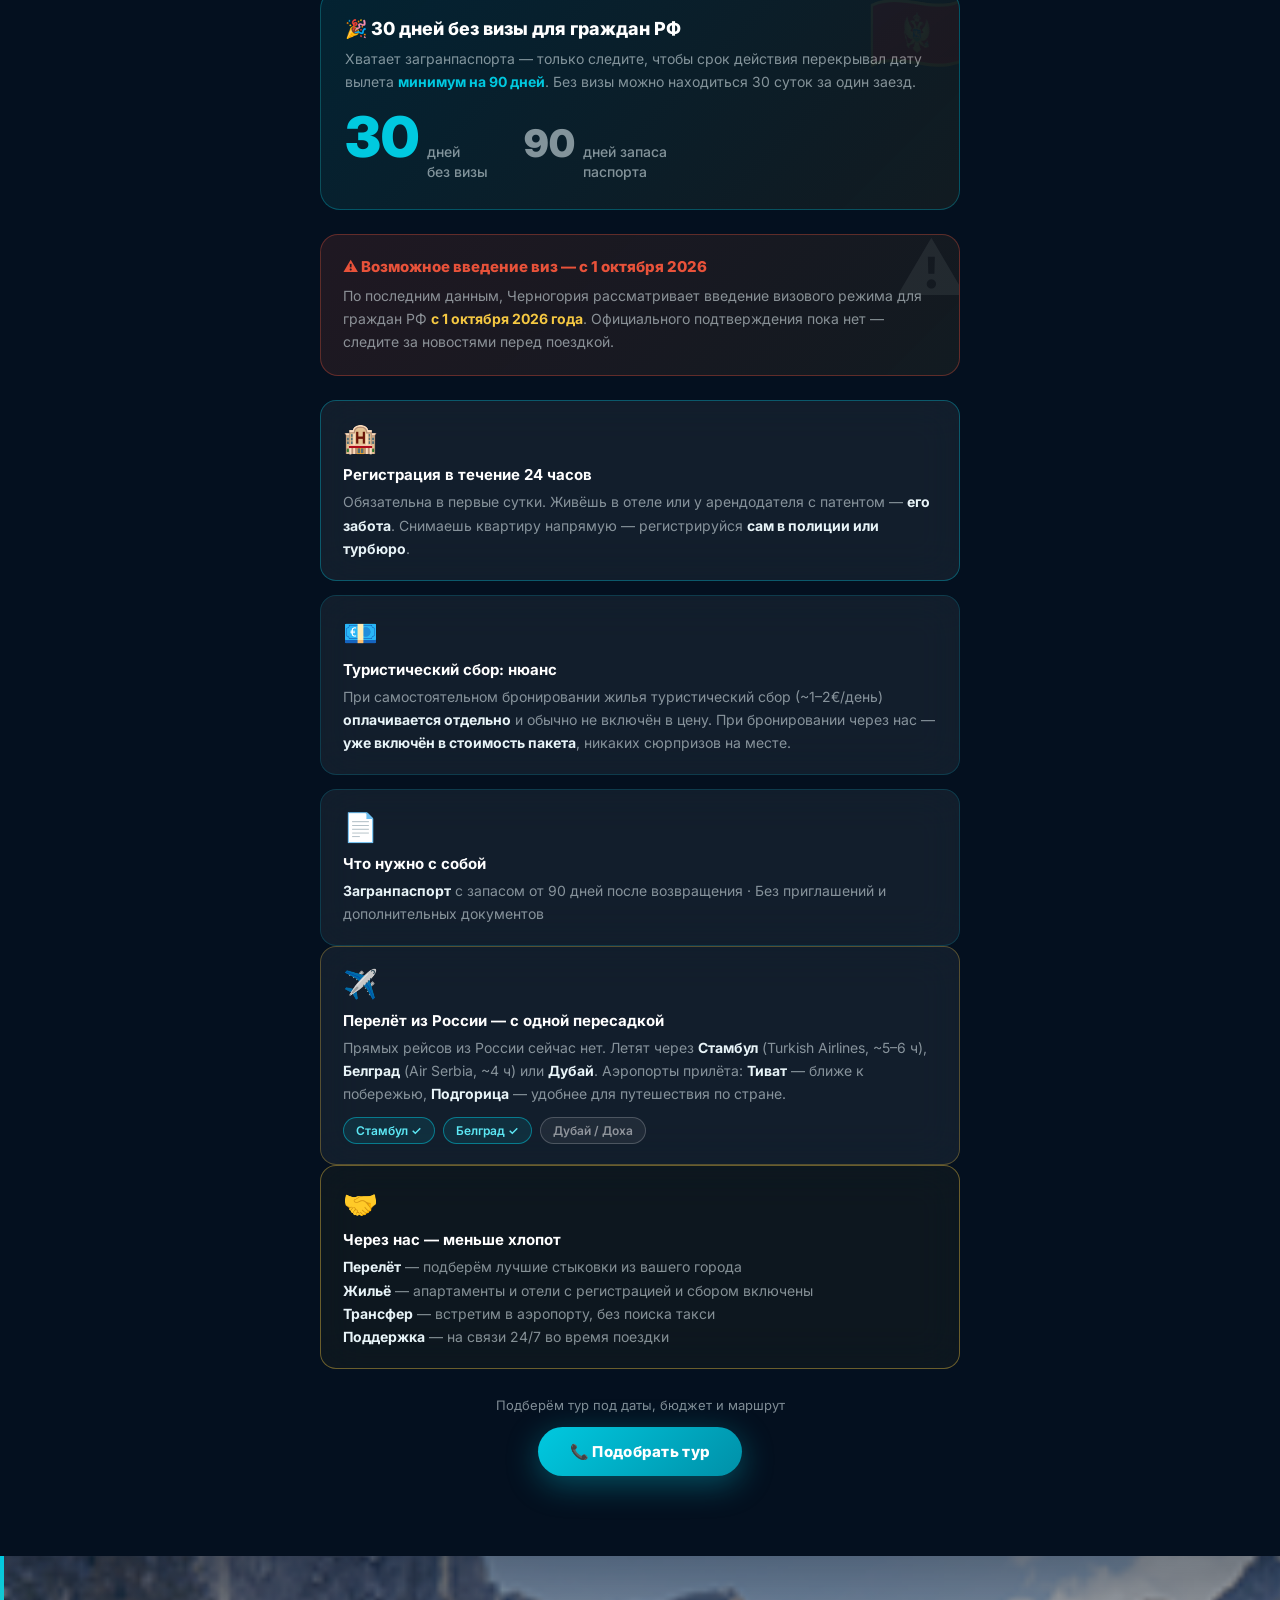
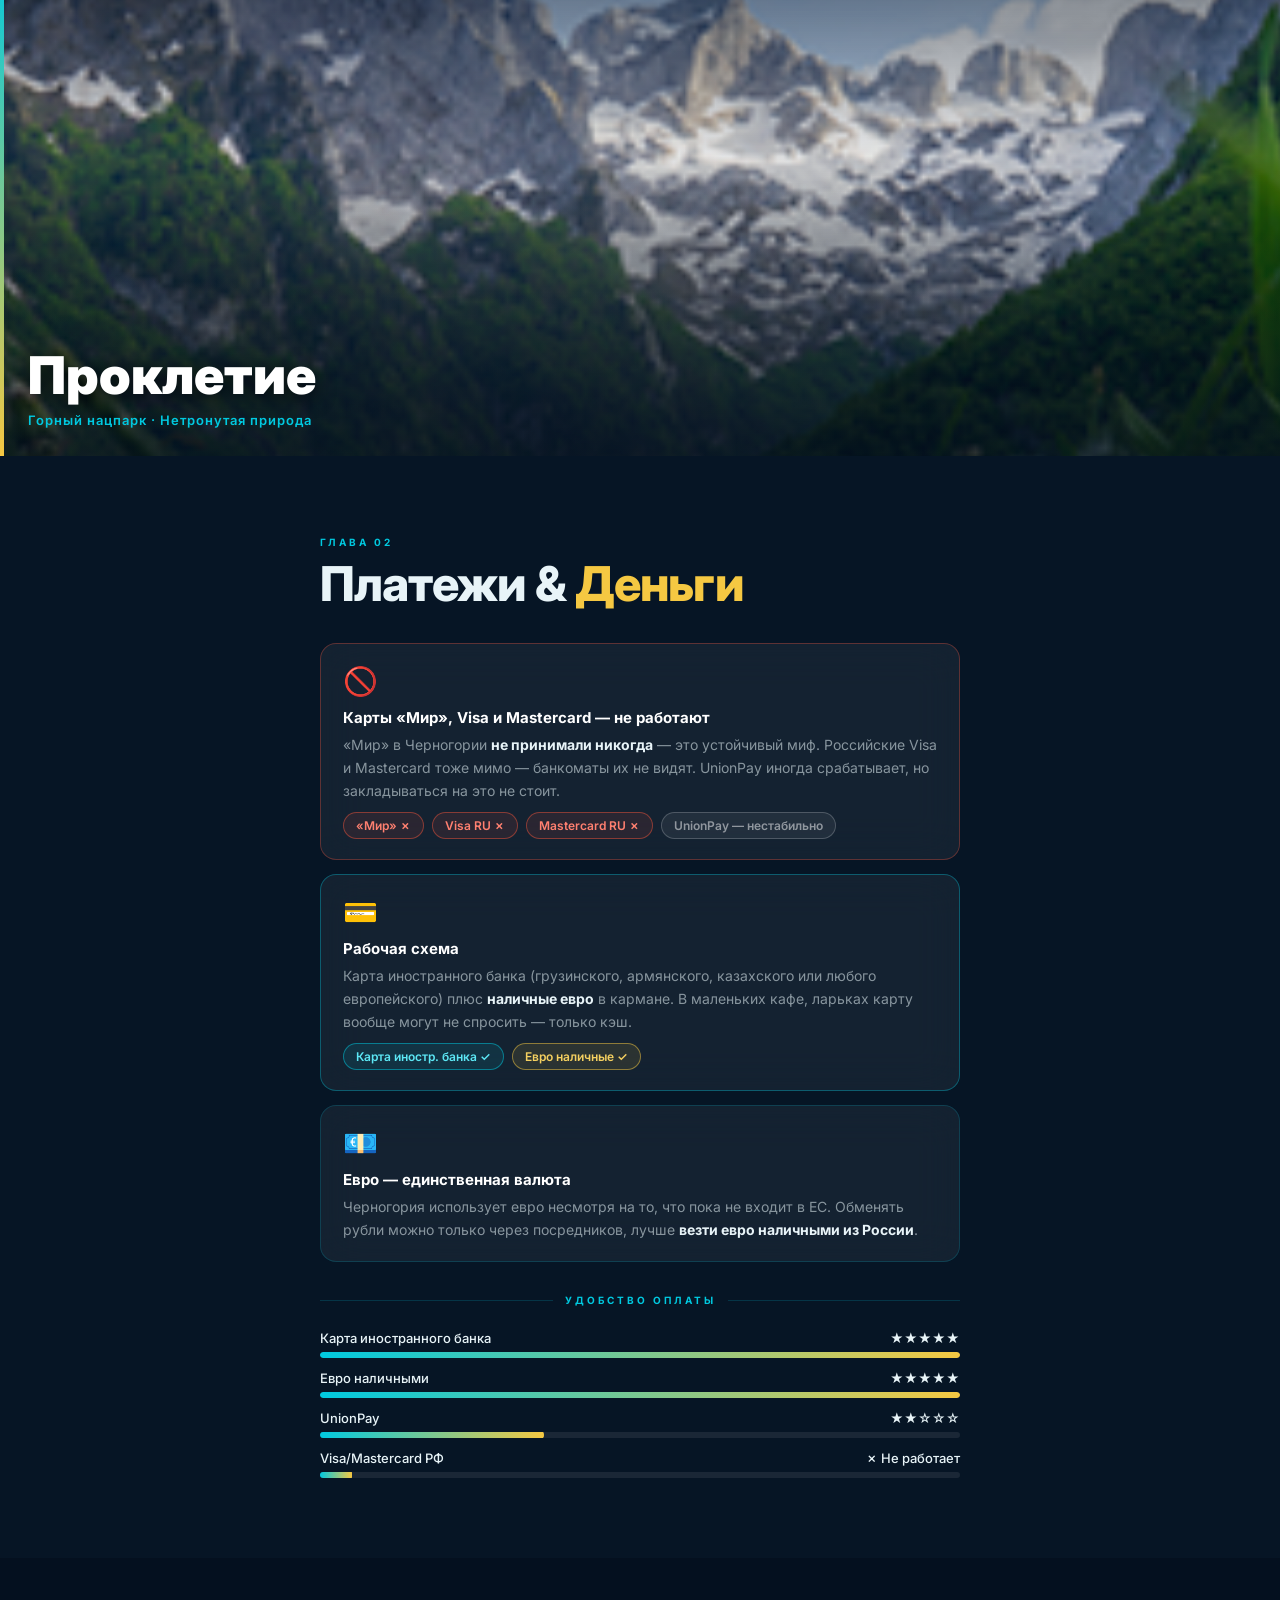
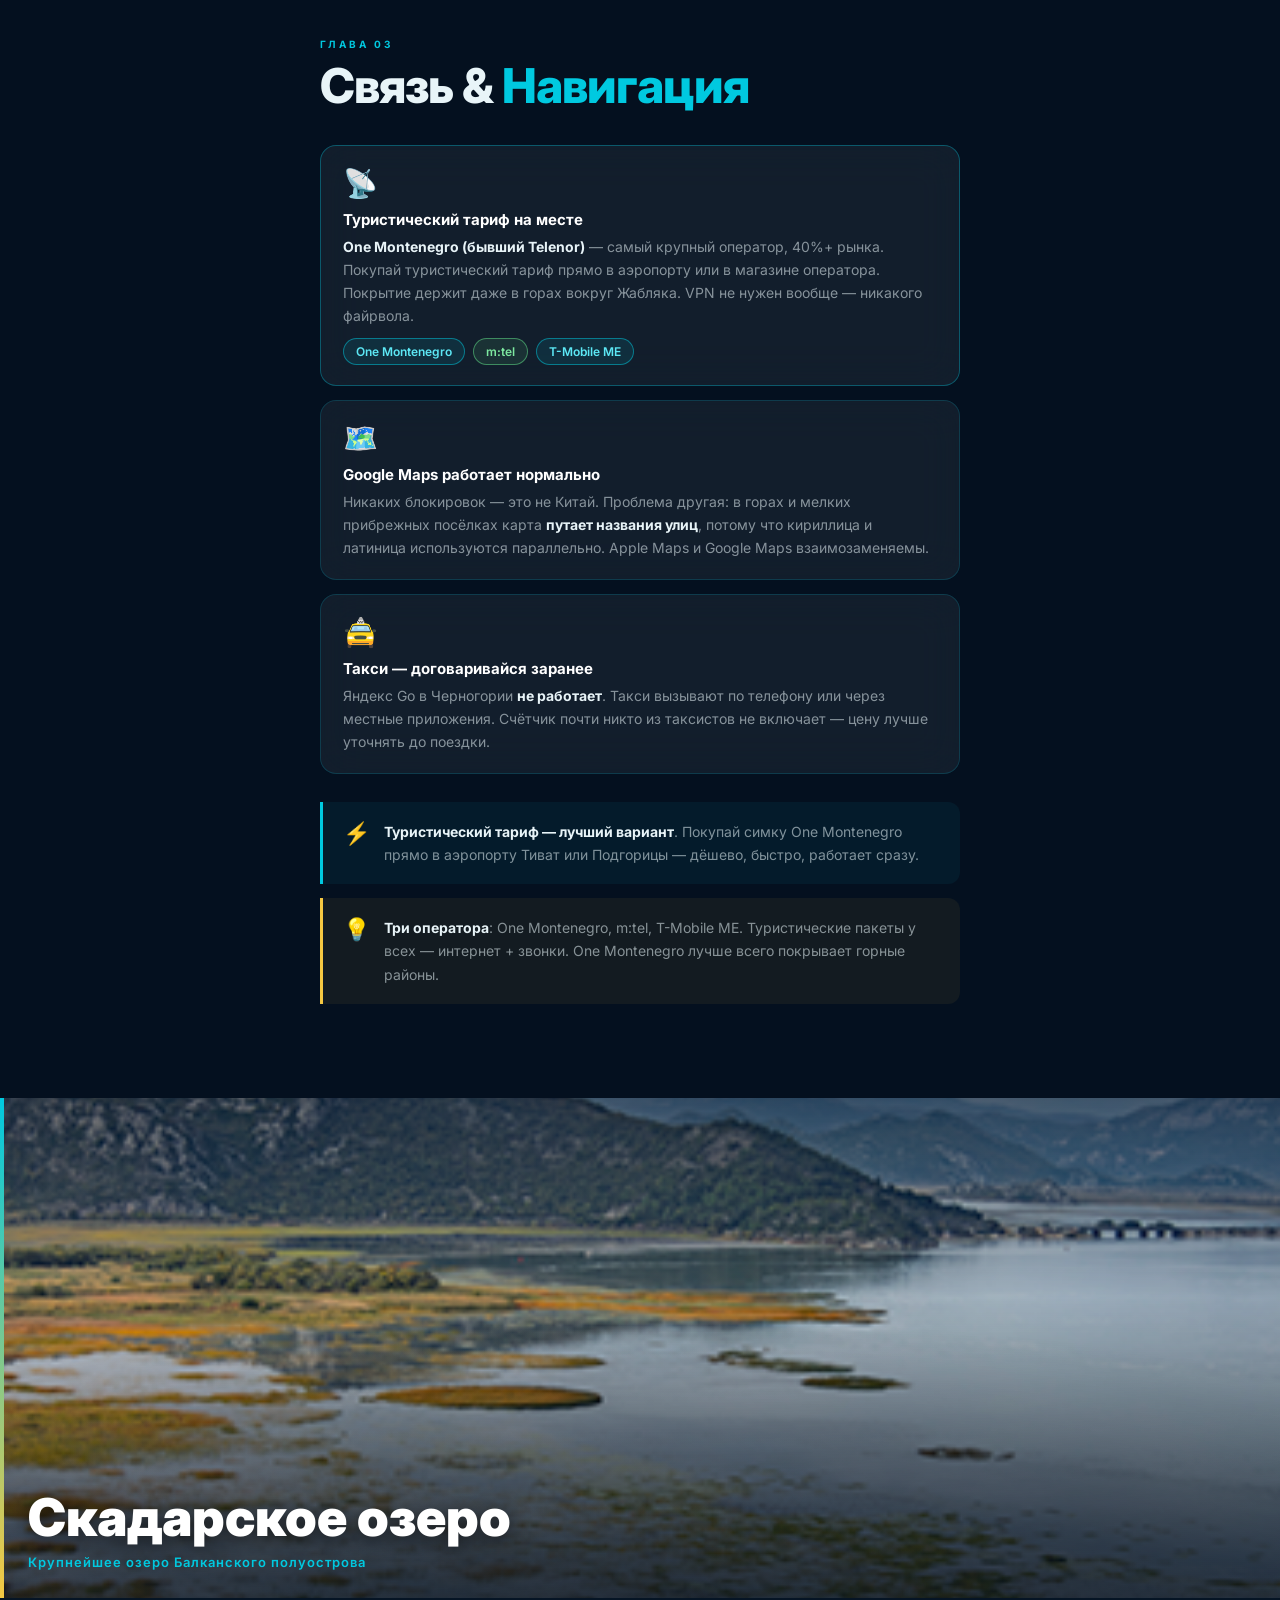
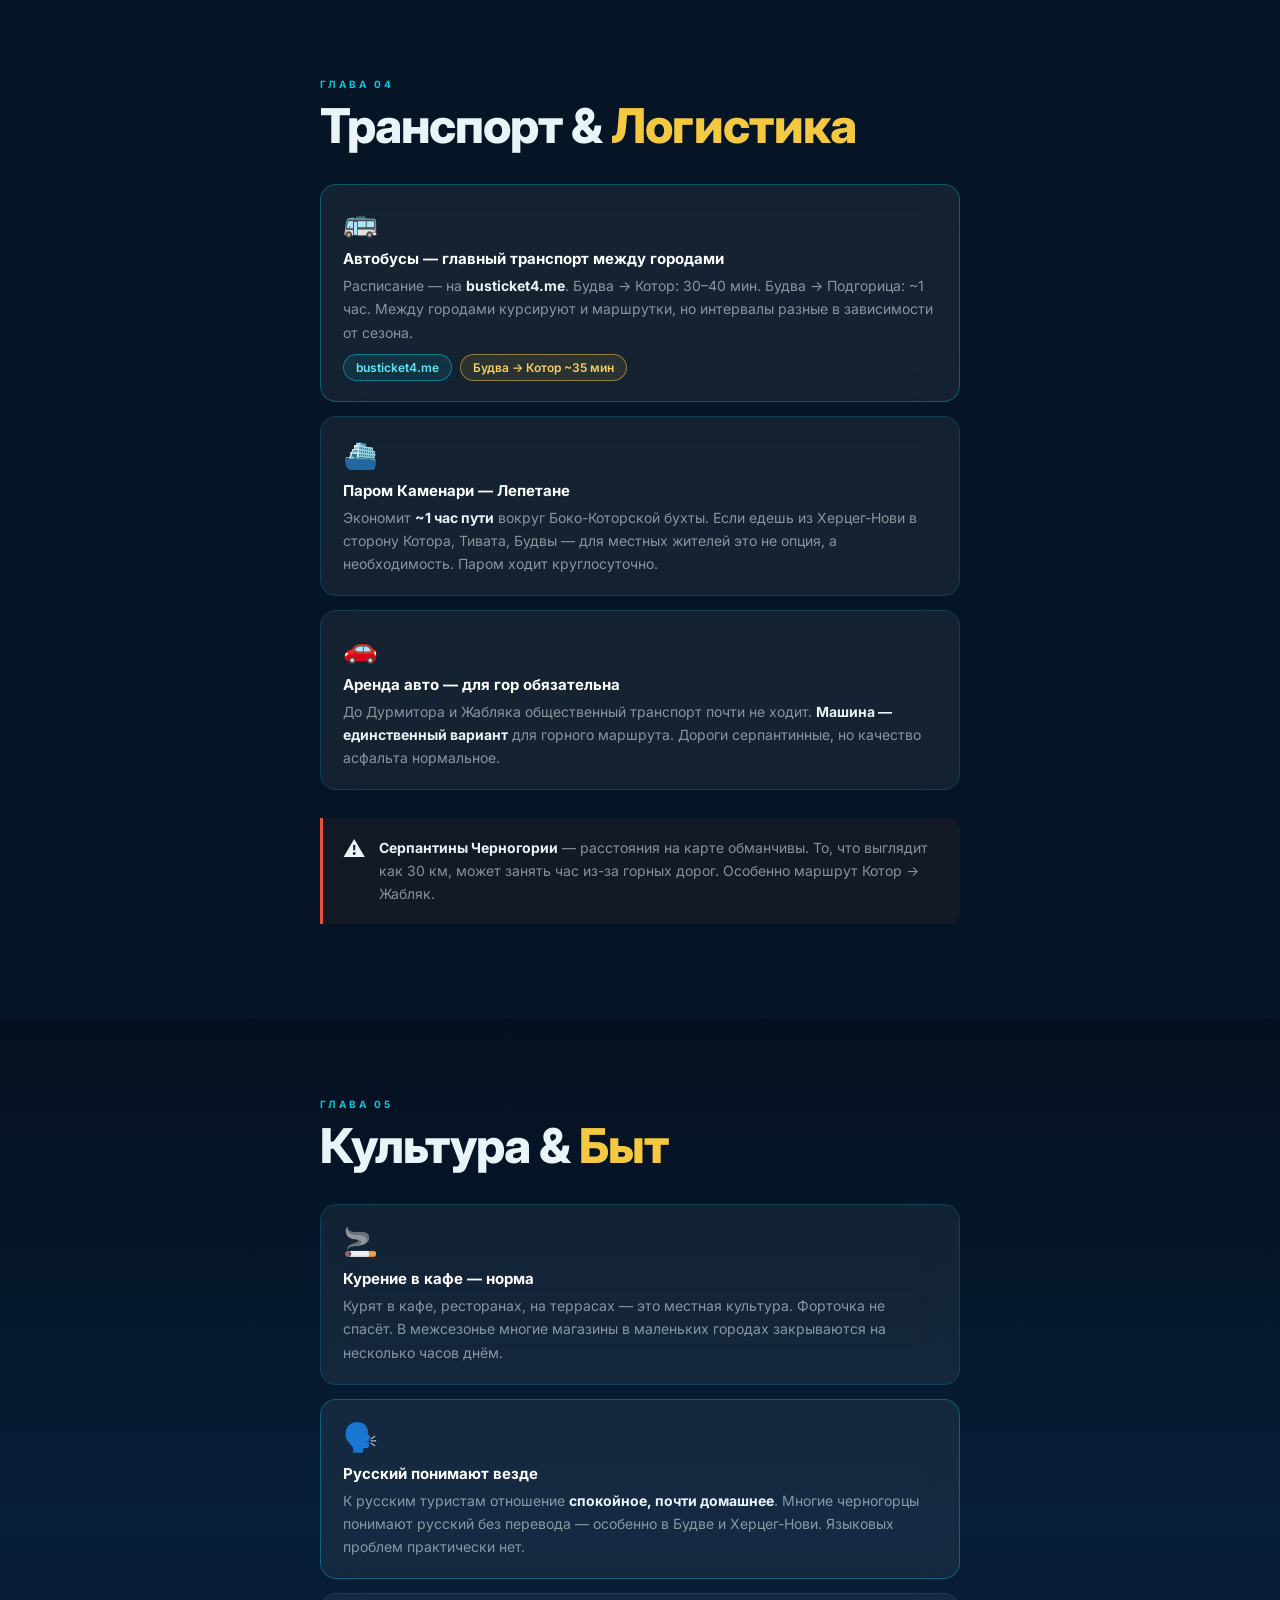
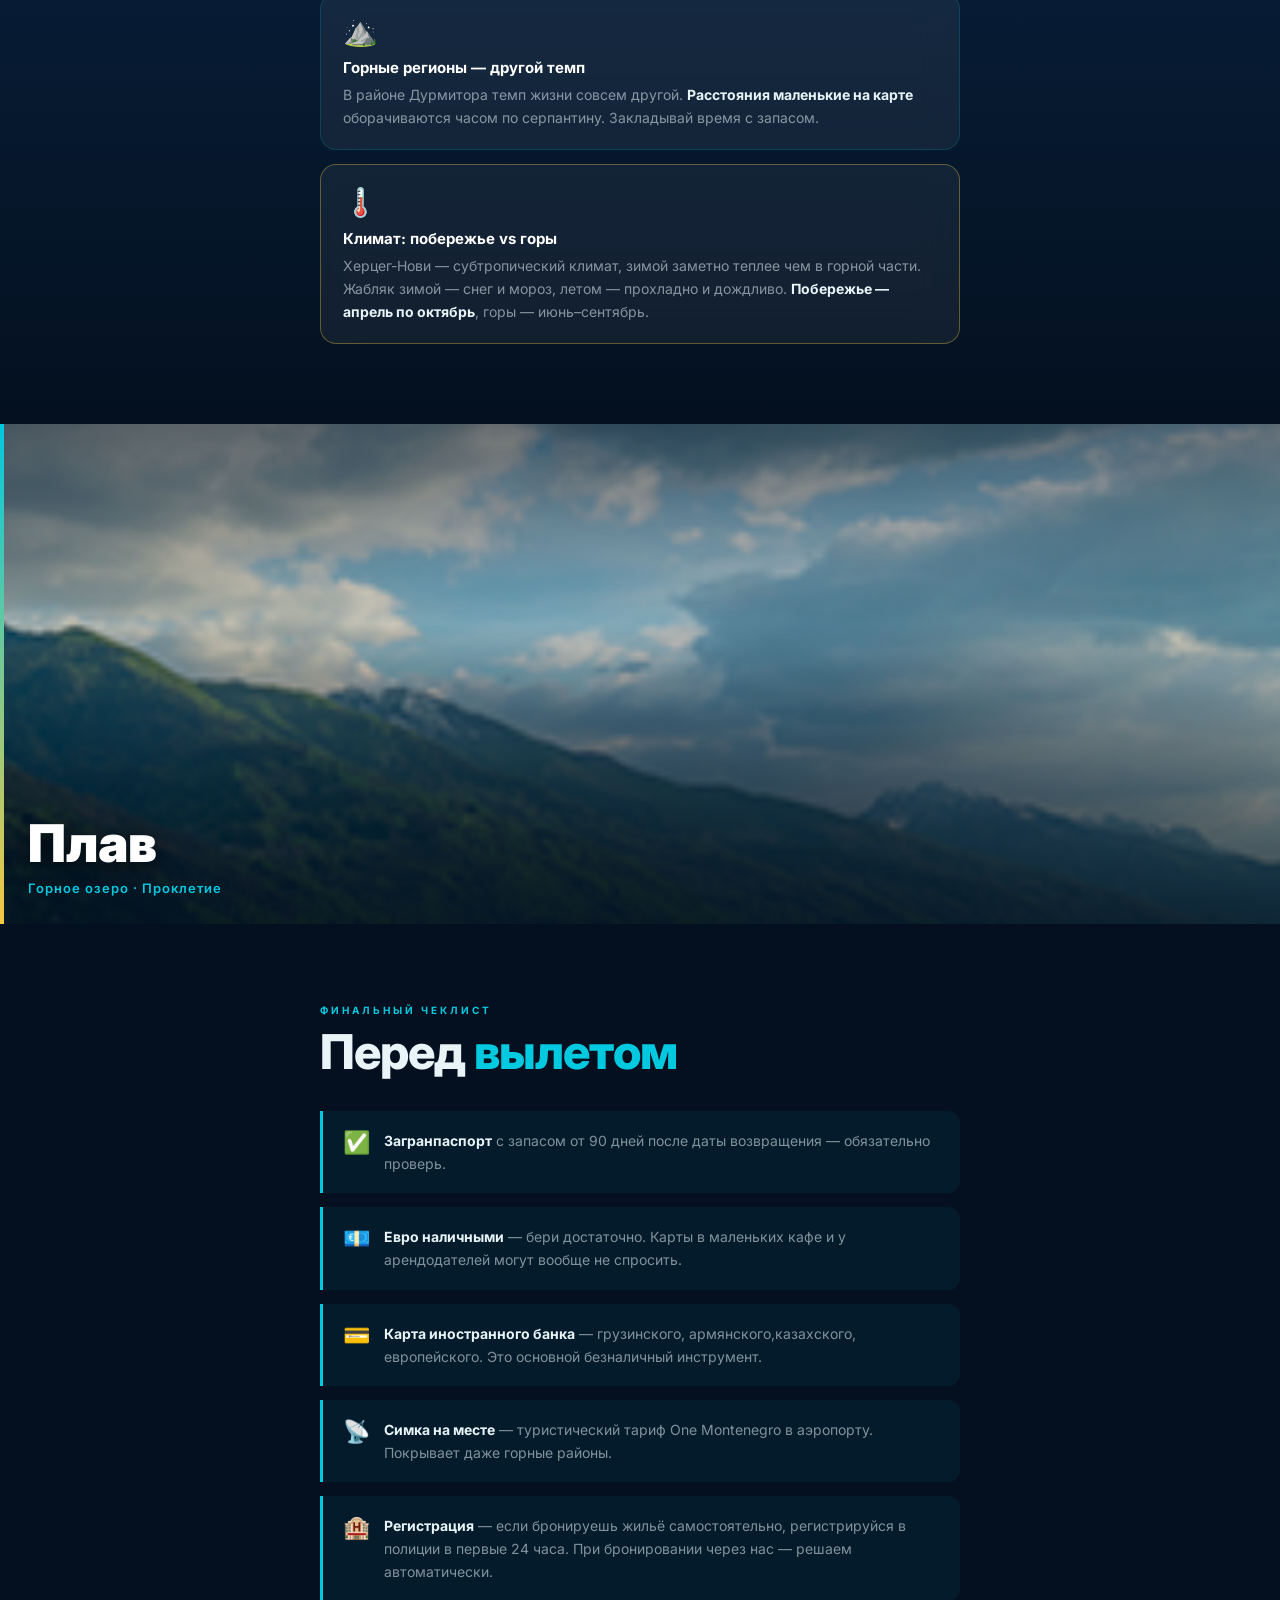
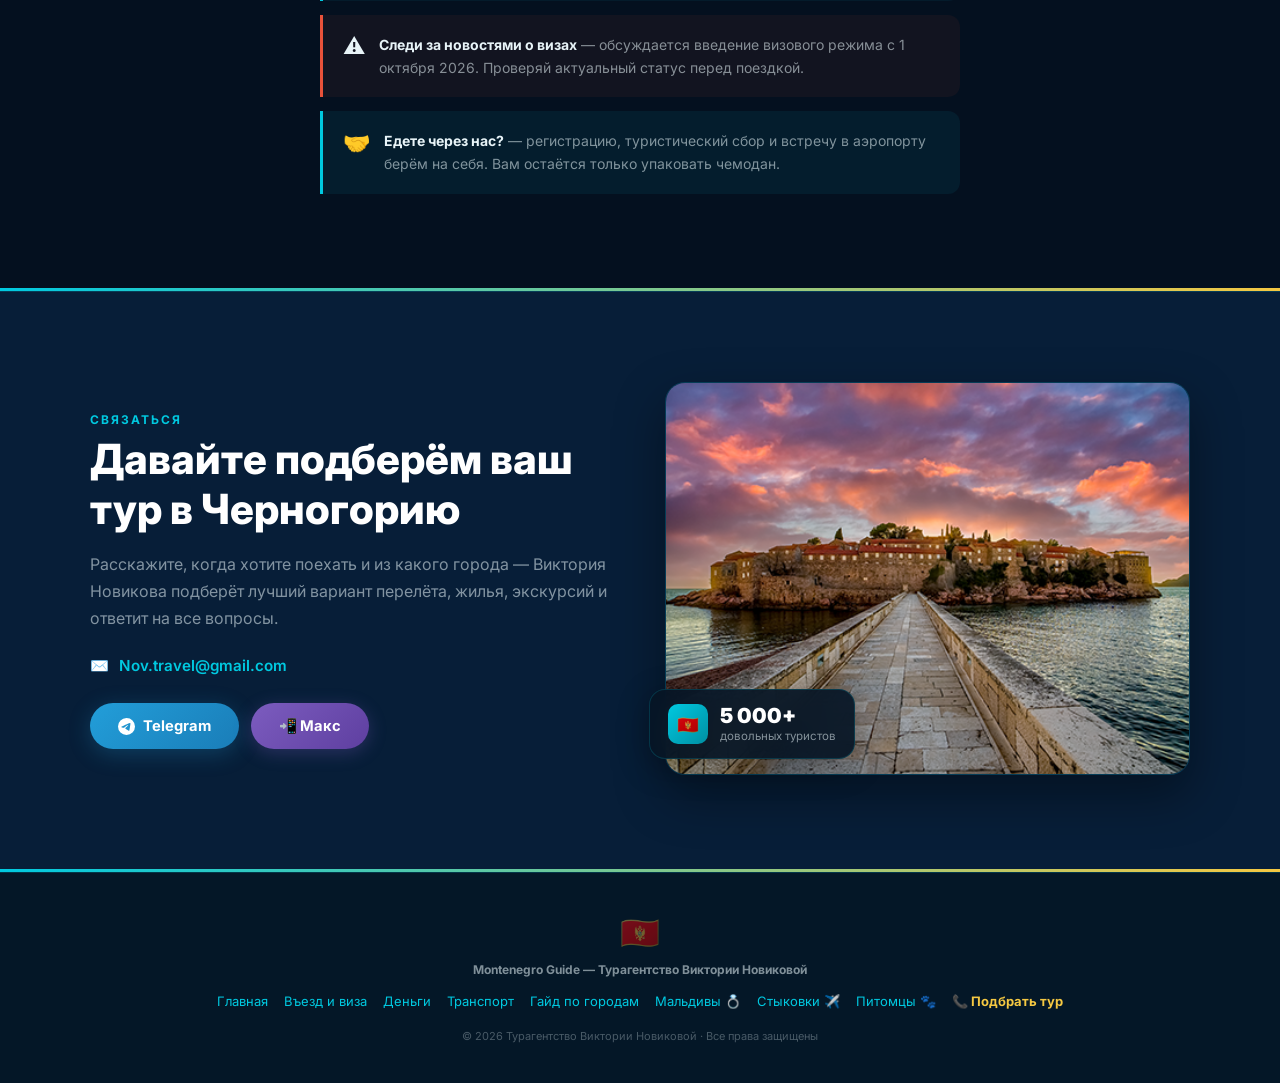
<file: montenegroguide.html>
<!DOCTYPE html>
<html lang="ru">

<head>
  <meta charset="UTF-8" />
  <meta name="viewport" content="width=device-width, initial-scale=1.0, viewport-fit=cover" />
  <meta name="description"
    content="Полный гайд по Черногории для россиян 2026. Въезд без визы, платежи, связь, транспорт и лучшие направления." />
  <title>Черногория — Полный гайд для россиян</title>
  <link rel="preconnect" href="https://fonts.googleapis.com" />
  <link rel="preconnect" href="https://fonts.gstatic.com" crossorigin />
  <link href="https://fonts.googleapis.com/css2?family=Inter:wght@300;400;500;600;700;800;900&display=swap"
    rel="stylesheet" />
  <style>
    *,
    *::before,
    *::after {
      box-sizing: border-box;
      margin: 0;
      padding: 0;
    }

    :root {
      --teal: #00c9e0;
      --gold: #f5c842;
      --coral: #e8523a;
      --dark: #04101f;
      --deep: #061525;
      --navy: #071e38;
      --card: rgba(255, 255, 255, 0.06);
      --border: rgba(0, 201, 224, 0.18);
      --text: #e8f4f8;
      --muted: rgba(232, 244, 248, 0.55);
      --r: 16px;
    }

    html {
      scroll-behavior: smooth;
    }

    body {
      font-family: 'Inter', sans-serif;
      background: var(--dark);
      color: var(--text);
      overflow-x: hidden;
      -webkit-font-smoothing: antialiased;
    }

    ::-webkit-scrollbar {
      width: 3px;
    }

    ::-webkit-scrollbar-thumb {
      background: var(--teal);
      border-radius: 999px;
    }

    /* ── NAV ── */
    #nav {
      position: fixed;
      top: 0;
      left: 0;
      right: 0;
      z-index: 100;
      padding: 12px 20px;
      display: flex;
      align-items: center;
      justify-content: space-between;
      background: rgba(4, 16, 31, 0);
      transition: background 0.4s, backdrop-filter 0.4s;
    }

    #nav.scrolled {
      background: rgba(4, 16, 31, 0.9);
      backdrop-filter: blur(24px);
      -webkit-backdrop-filter: blur(24px);
    }

    .nav-logo {
      font-weight: 900;
      font-size: 16px;
      color: #fff;
      letter-spacing: -0.5px;
    }

    .nav-logo span {
      color: var(--teal);
    }

    .nav-links {
      display: flex;
      gap: 4px;
    }

    .nav-link {
      font-size: 11px;
      font-weight: 600;
      color: rgba(255, 255, 255, 0.6);
      text-decoration: none;
      padding: 6px 10px;
      border-radius: 999px;
      transition: color 0.2s, background 0.2s;
    }

    .nav-link:hover {
      color: #fff;
      background: rgba(0, 201, 224, 0.15);
    }

    /* ── NAV DROPDOWN ── */
    .nav-dropdown {
      position: relative;
      display: inline-block;
    }

    .nav-dropdown-trigger {
      font-size: 11px;
      font-weight: 600;
      color: rgba(255, 255, 255, 0.7);
      padding: 6px 10px;
      cursor: pointer;
      display: flex;
      align-items: center;
      gap: 4px;
      border-radius: 999px;
      transition: color 0.2s, background 0.2s;
    }

    .nav-dropdown-trigger:hover {
      color: #fff;
      background: rgba(0, 201, 224, 0.15);
    }

    .nav-dropdown-menu {
      display: none;
      position: absolute;
      top: calc(100% + 8px);
      right: 0;
      background: rgba(6, 21, 37, 0.96);
      backdrop-filter: blur(20px);
      -webkit-backdrop-filter: blur(20px);
      border: 1px solid var(--border);
      border-radius: 14px;
      padding: 8px;
      min-width: 210px;
      box-shadow: 0 10px 30px rgba(0, 0, 0, 0.5);
      z-index: 110;
    }

    .nav-dropdown.open .nav-dropdown-menu {
      display: flex;
      flex-direction: column;
      gap: 3px;
    }

    .nav-dropdown-menu a {
      display: flex;
      align-items: center;
      gap: 8px;
      padding: 8px 12px;
      color: var(--text);
      font-size: 12px;
      font-weight: 500;
      text-decoration: none;
      border-radius: 8px;
      transition: background 0.2s, color 0.2s;
    }

    .nav-dropdown-menu a:hover {
      background: rgba(0, 201, 224, 0.18);
      color: #fff;
    }

    /* ── RICH CONTACT SECTION ── */
    .contact-sec {
      padding: 90px 20px;
      background: var(--navy);
      border-top: 1px solid var(--border);
    }

    .contact-sec .container {
      max-width: 1100px;
      margin: 0 auto;
    }

    .contact-inner {
      display: grid;
      grid-template-columns: 1fr 1fr;
      gap: 50px;
      align-items: center;
    }

    @media (max-width: 860px) {
      .contact-inner {
        grid-template-columns: 1fr;
        gap: 40px;
      }
    }

    .s-eyebrow {
      font-size: 12px;
      font-weight: 700;
      letter-spacing: 2px;
      text-transform: uppercase;
      color: var(--teal);
      margin-bottom: 8px;
    }

    .contact-title {
      font-size: clamp(1.8rem, 3.5vw, 2.6rem);
      color: #fff;
      line-height: 1.2;
      margin-bottom: 16px;
      font-weight: 800;
    }

    .contact-desc {
      font-size: 1rem;
      color: var(--muted);
      line-height: 1.7;
      margin-bottom: 24px;
    }

    .contact-info {
      display: flex;
      flex-direction: column;
      gap: 10px;
      margin-bottom: 28px;
    }

    .contact-row {
      display: flex;
      align-items: center;
      gap: 10px;
      font-size: 0.95rem;
      color: var(--text);
    }

    .contact-row a {
      color: var(--teal);
      font-weight: 600;
      text-decoration: none;
    }

    .contact-btns {
      display: flex;
      gap: 12px;
      flex-wrap: wrap;
    }

    .btn-wa {
      display: inline-flex;
      align-items: center;
      gap: 8px;
      padding: 14px 28px;
      border-radius: 50px;
      font-weight: 700;
      font-size: 0.92rem;
      background: linear-gradient(135deg, #25d366, #128c7e);
      color: #fff;
      box-shadow: 0 5px 22px rgba(37, 211, 102, 0.28);
      text-decoration: none;
      transition: transform 0.2s, box-shadow 0.2s;
    }

    .btn-wa:hover {
      transform: translateY(-2px);
      box-shadow: 0 10px 30px rgba(37, 211, 102, 0.45);
    }

    .btn-tg {
      display: inline-flex;
      align-items: center;
      gap: 8px;
      padding: 14px 28px;
      border-radius: 50px;
      font-weight: 700;
      font-size: 0.92rem;
      background: linear-gradient(135deg, #229ed9, #1a7db8);
      color: #fff;
      box-shadow: 0 5px 22px rgba(34, 158, 217, 0.26);
      text-decoration: none;
      transition: transform 0.2s, box-shadow 0.2s;
    }

    .btn-tg:hover {
      transform: translateY(-2px);
      box-shadow: 0 10px 30px rgba(34, 158, 217, 0.4);
    }

    .btn-max {
      display: inline-flex;
      align-items: center;
      gap: 8px;
      padding: 14px 28px;
      border-radius: 50px;
      font-weight: 700;
      font-size: 0.92rem;
      background: linear-gradient(135deg, #7c5cbf, #5e3fa0);
      color: #fff;
      box-shadow: 0 4px 18px rgba(124, 92, 191, 0.3);
      text-decoration: none;
      transition: transform 0.2s;
    }

    .btn-max:hover {
      transform: translateY(-2px);
    }

    .contact-visual {
      position: relative;
    }

    .contact-img {
      width: 100%;
      aspect-ratio: 4/3;
      object-fit: cover;
      border-radius: 20px;
      border: 1px solid var(--border);
      box-shadow: 0 20px 50px rgba(0, 0, 0, 0.4);
    }

    .contact-float {
      position: absolute;
      bottom: 20px;
      left: -16px;
      background: rgba(6, 21, 37, 0.92);
      backdrop-filter: blur(12px);
      -webkit-backdrop-filter: blur(12px);
      border: 1px solid var(--border);
      border-radius: 16px;
      padding: 14px 18px;
      box-shadow: 0 8px 32px rgba(0, 0, 0, 0.3);
      display: flex;
      align-items: center;
      gap: 12px;
    }

    .cf-icon {
      width: 40px;
      height: 40px;
      background: linear-gradient(135deg, var(--teal), #008fa3);
      border-radius: 10px;
      display: flex;
      align-items: center;
      justify-content: center;
      font-size: 1.1rem;
      flex-shrink: 0;
    }

    .cf-num {
      font-size: 1.3rem;
      font-weight: 900;
      color: #fff;
      line-height: 1;
    }

    .cf-label {
      font-size: 0.72rem;
      color: var(--muted);
      margin-top: 2px;
    }

    /* ── HERO SLIDESHOW BANNER ── */
    #hero {
      height: 100dvh;
      display: flex;
      align-items: center;
      justify-content: center;
      text-align: center;
      position: relative;
      overflow: hidden;
    }

    /* Slideshow stack */
    .hero-slides {
      position: absolute;
      inset: 0;
      z-index: 0;
    }

    .hero-slide {
      position: absolute;
      inset: -18%;
      background-size: cover;
      background-position: center;
      will-change: transform, opacity;
      opacity: 0;
      transition: opacity 1.8s cubic-bezier(0.4, 0, 0.2, 1);
      animation: kenBurnsRand 14s ease-in-out infinite alternate;
    }

    .hero-slide.active {
      opacity: 1;
    }

    @keyframes kenBurnsRand {
      0% {
        transform: scale(1.0) translate(0px, 0px);
      }

      33% {
        transform: scale(1.10) translate(-20px, -10px);
      }

      66% {
        transform: scale(1.14) translate(14px, -16px);
      }

      100% {
        transform: scale(1.08) translate(-8px, 12px);
      }
    }

    /* Slide location label */
    .slide-loc {
      position: absolute;
      bottom: 90px;
      right: 24px;
      z-index: 12;
      text-align: right;
      opacity: 0;
      transform: translateY(8px);
      transition: opacity 0.8s ease 0.6s, transform 0.8s ease 0.6s;
    }

    .slide-loc.show {
      opacity: 1;
      transform: translateY(0);
    }

    .slide-loc-name {
      font-size: clamp(13px, 3vw, 17px);
      font-weight: 700;
      color: #fff;
      letter-spacing: 0.5px;
      text-shadow: 0 2px 12px rgba(0, 0, 0, 0.8);
    }

    .slide-loc-sub {
      font-size: 11px;
      color: var(--teal);
      margin-top: 3px;
      letter-spacing: 1.5px;
      text-transform: uppercase;
      text-shadow: 0 1px 8px rgba(0, 0, 0, 0.8);
    }

    /* Slide dots */
    .slide-dots {
      position: absolute;
      bottom: 90px;
      left: 50%;
      transform: translateX(-50%);
      z-index: 12;
      display: flex;
      gap: 8px;
    }

    .slide-dot {
      width: 6px;
      height: 6px;
      border-radius: 50%;
      background: rgba(255, 255, 255, 0.35);
      border: 1px solid rgba(255, 255, 255, 0.5);
      cursor: pointer;
      transition: background 0.3s, transform 0.3s;
    }

    .slide-dot.active {
      background: var(--teal);
      transform: scale(1.5);
      border-color: var(--teal);
    }

    /* Depth atmospheric layers */
    .hero-atm {
      position: absolute;
      inset: 0;
      z-index: 2;
      pointer-events: none;
      background:
        radial-gradient(ellipse 80% 60% at 50% 100%, rgba(4, 16, 31, 0.85) 0%, transparent 70%),
        radial-gradient(ellipse 100% 40% at 50% 0%, rgba(4, 16, 31, 0.5) 0%, transparent 70%);
    }

    .hero-vignette {
      position: absolute;
      inset: 0;
      z-index: 3;
      pointer-events: none;
      background: radial-gradient(ellipse 120% 100% at 50% 50%, transparent 40%, rgba(4, 16, 31, 0.6) 100%);
    }

    .hero-overlay {
      position: absolute;
      inset: 0;
      z-index: 1;
      background: linear-gradient(to bottom,
          rgba(4, 16, 31, 0.2) 0%,
          rgba(4, 16, 31, 0.0) 30%,
          rgba(4, 16, 31, 0.6) 72%,
          rgba(4, 16, 31, 1) 100%);
    }

    /* wave at bottom of hero */
    .hero-wave {
      position: absolute;
      bottom: -2px;
      left: 0;
      right: 0;
      z-index: 5;
    }

    .hero-wave svg {
      display: block;
      width: 100%;
    }

    .hero-content {
      position: relative;
      z-index: 10;
      padding: 0 24px;
      max-width: 720px;
    }

    .hero-tag {
      display: inline-flex;
      align-items: center;
      gap: 8px;
      background: rgba(0, 201, 224, 0.15);
      border: 1px solid rgba(0, 201, 224, 0.4);
      color: var(--teal);
      font-size: 11px;
      font-weight: 700;
      letter-spacing: 2.5px;
      text-transform: uppercase;
      padding: 7px 18px;
      border-radius: 999px;
      margin-bottom: 22px;
      animation: fadeDown 0.8s ease both;
    }

    .hero-title {
      font-size: clamp(48px, 14vw, 96px);
      font-weight: 900;
      line-height: 0.95;
      letter-spacing: -3px;
      color: #fff;
      animation: fadeDown 0.9s 0.1s ease both;
    }

    .hero-title em {
      font-style: normal;
      color: var(--teal);
    }

    .hero-sub {
      font-size: clamp(14px, 3.5vw, 18px);
      color: rgba(255, 255, 255, 0.75);
      margin-top: 18px;
      font-weight: 400;
      line-height: 1.6;
      animation: fadeDown 1s 0.2s ease both;
    }

    /* Drone badge */
    .drone-badge {
      display: inline-flex;
      align-items: center;
      gap: 8px;
      margin-top: 24px;
      font-size: 12px;
      font-weight: 600;
      color: rgba(255, 255, 255, 0.45);
      letter-spacing: 1px;
      animation: fadeDown 1.1s 0.3s ease both;
    }

    .drone-dot {
      width: 8px;
      height: 8px;
      border-radius: 50%;
      background: var(--coral);
      box-shadow: 0 0 8px var(--coral);
      animation: pulse 1.5s ease-in-out infinite;
    }

    @keyframes pulse {

      0%,
      100% {
        opacity: 1;
        transform: scale(1);
      }

      50% {
        opacity: 0.5;
        transform: scale(0.7);
      }
    }

    .hero-scroll {
      position: absolute;
      bottom: 30px;
      left: 50%;
      transform: translateX(-50%);
      z-index: 13;
      display: flex;
      flex-direction: column;
      align-items: center;
      gap: 8px;
      color: rgba(255, 255, 255, 0.4);
      font-size: 10px;
      letter-spacing: 2px;
      text-transform: uppercase;
      animation: float 2s ease-in-out infinite;
    }

    .scroll-arrow {
      width: 22px;
      height: 22px;
      border-right: 2px solid rgba(0, 201, 224, 0.5);
      border-bottom: 2px solid rgba(0, 201, 224, 0.5);
      transform: rotate(45deg);
    }

    /* ── DEEP PARALLAX PHOTO SECTIONS ── */
    .photo-parallax {
      height: 60vw;
      min-height: 300px;
      max-height: 500px;
      position: relative;
      overflow: hidden;
    }

    .pimg {
      position: absolute;
      inset: -30%;
      background-size: cover;
      background-position: center;
      will-change: transform;
      transition: transform 0s linear;
    }

    /* Depth atmosphere on photo parallax */
    .photo-parallax .poverlay {
      position: absolute;
      inset: 0;
      z-index: 2;
      background:
        linear-gradient(to bottom, rgba(4, 16, 31, 0.55), rgba(4, 16, 31, 0.1) 40%, rgba(4, 16, 31, 0.75)),
        radial-gradient(ellipse 120% 80% at 50% 100%, rgba(4, 16, 31, 0.4) 0%, transparent 70%);
    }

    .plabel {
      position: absolute;
      bottom: 28px;
      left: 28px;
      z-index: 3;
    }

    .plabel-city {
      font-size: clamp(28px, 7vw, 52px);
      font-weight: 900;
      color: #fff;
      text-shadow: 0 3px 20px rgba(0, 0, 0, 0.7);
    }

    .plabel-sub {
      font-size: 13px;
      color: var(--teal);
      margin-top: 5px;
      font-weight: 600;
      letter-spacing: 1px;
    }

    /* Side accent on photo sections */
    .photo-parallax::before {
      content: '';
      position: absolute;
      left: 0;
      top: 0;
      bottom: 0;
      width: 4px;
      z-index: 4;
      background: linear-gradient(to bottom, var(--teal), var(--gold));
    }

    /* ── STRIPE ── */
    .stripe {
      height: 3px;
      background: linear-gradient(90deg, var(--teal), var(--gold), var(--teal));
      background-size: 200% 100%;
      animation: shimmer 3s linear infinite;
    }

    /* ── SECTIONS ── */
    section {
      position: relative;
      z-index: 1;
    }

    .section-inner {
      max-width: 680px;
      margin: 0 auto;
      padding: 80px 20px;
    }

    .section-label {
      font-size: 10px;
      font-weight: 700;
      letter-spacing: 3px;
      text-transform: uppercase;
      color: var(--teal);
      margin-bottom: 10px;
    }

    .section-title {
      font-size: clamp(28px, 7vw, 48px);
      font-weight: 800;
      line-height: 1.1;
      letter-spacing: -1px;
      margin-bottom: 32px;
    }

    .section-title .accent {
      color: var(--gold);
    }

    .section-title .accent-teal {
      color: var(--teal);
    }

    /* ── CARDS ── */
    .cards {
      display: flex;
      flex-direction: column;
      gap: 14px;
    }

    .card {
      background: var(--card);
      border: 1px solid var(--border);
      border-radius: var(--r);
      padding: 20px 22px;
      backdrop-filter: blur(20px);
      -webkit-backdrop-filter: blur(20px);
      transition: transform 0.3s ease, border-color 0.3s;
    }

    .card:hover {
      transform: translateY(-2px);
      border-color: rgba(0, 201, 224, 0.35);
    }

    .card--teal {
      border-color: rgba(0, 201, 224, 0.35);
    }

    .card--gold {
      border-color: rgba(245, 200, 66, 0.35);
    }

    .card--coral {
      border-color: rgba(232, 82, 58, 0.35);
    }

    .card-icon {
      font-size: 28px;
      margin-bottom: 10px;
    }

    .card-title {
      font-size: 15px;
      font-weight: 700;
      color: #fff;
      margin-bottom: 6px;
    }

    .card-text {
      font-size: 14px;
      color: var(--muted);
      line-height: 1.65;
    }

    .card-text strong {
      color: var(--text);
    }

    /* ── ALERT BOX ── */
    .alert-box {
      background: linear-gradient(135deg, rgba(232, 82, 58, 0.12), rgba(245, 200, 66, 0.06));
      border: 1px solid rgba(232, 82, 58, 0.35);
      border-radius: 18px;
      padding: 22px 22px;
      margin-bottom: 24px;
      position: relative;
      overflow: hidden;
    }

    .alert-box::before {
      content: '⚠️';
      position: absolute;
      right: -8px;
      top: -8px;
      font-size: 70px;
      opacity: 0.07;
    }

    .alert-box h3 {
      font-size: 15px;
      font-weight: 800;
      color: var(--coral);
      margin-bottom: 8px;
      display: flex;
      align-items: center;
      gap: 8px;
    }

    .alert-box p {
      font-size: 14px;
      color: var(--muted);
      line-height: 1.65;
    }

    .alert-box p strong {
      color: var(--gold);
    }

    /* ── VISA BOX ── */
    .visa-box {
      background: linear-gradient(135deg, rgba(0, 201, 224, 0.1), rgba(245, 200, 66, 0.06));
      border: 1px solid rgba(0, 201, 224, 0.3);
      border-radius: 20px;
      padding: 28px 24px;
      margin-bottom: 24px;
      position: relative;
      overflow: hidden;
    }

    .visa-box::before {
      content: '🇲🇪';
      position: absolute;
      right: -8px;
      top: -8px;
      font-size: 80px;
      opacity: 0.08;
    }

    .visa-box h3 {
      font-size: 18px;
      font-weight: 800;
      color: #fff;
      margin-bottom: 8px;
    }

    .visa-box p {
      font-size: 14px;
      color: var(--muted);
      line-height: 1.65;
    }

    .visa-box p strong {
      color: var(--teal);
    }

    .visa-days {
      display: flex;
      align-items: baseline;
      gap: 8px;
      margin-top: 16px;
      flex-wrap: wrap;
    }

    .visa-num {
      font-size: 56px;
      font-weight: 900;
      color: var(--teal);
      line-height: 1;
    }

    .visa-unit {
      font-size: 14px;
      color: var(--muted);
      font-weight: 500;
      line-height: 1.4;
    }

    /* ── BADGES ── */
    .badges {
      display: flex;
      flex-wrap: wrap;
      gap: 8px;
      margin-top: 10px;
    }

    .badge {
      font-size: 12px;
      font-weight: 600;
      padding: 5px 12px;
      border-radius: 999px;
      border: 1px solid;
    }

    .badge--teal {
      color: #5de8f5;
      border-color: rgba(0, 201, 224, 0.5);
      background: rgba(0, 201, 224, 0.1);
    }

    .badge--gold {
      color: #f5d060;
      border-color: rgba(245, 200, 66, 0.5);
      background: rgba(245, 200, 66, 0.1);
    }

    .badge--coral {
      color: #ff8070;
      border-color: rgba(232, 82, 58, 0.5);
      background: rgba(232, 82, 58, 0.1);
    }

    .badge--green {
      color: #7de8a0;
      border-color: rgba(100, 230, 140, 0.5);
      background: rgba(100, 230, 140, 0.1);
    }

    .badge--grey {
      color: rgba(255, 255, 255, 0.5);
      border-color: rgba(255, 255, 255, 0.2);
      background: rgba(255, 255, 255, 0.06);
    }

    /* ── TIPS ── */
    .tip {
      display: flex;
      gap: 14px;
      align-items: flex-start;
      padding: 18px 20px;
      border-left: 3px solid var(--teal);
      background: rgba(0, 201, 224, 0.06);
      border-radius: 0 12px 12px 0;
      margin-bottom: 14px;
    }

    .tip--gold {
      border-left-color: var(--gold);
      background: rgba(245, 200, 66, 0.06);
    }

    .tip--coral {
      border-left-color: var(--coral);
      background: rgba(232, 82, 58, 0.06);
    }

    .tip-icon {
      font-size: 22px;
      flex-shrink: 0;
    }

    .tip-text {
      font-size: 14px;
      line-height: 1.65;
      color: var(--muted);
    }

    .tip-text strong {
      color: var(--text);
    }

    /* ── PROGRESS ── */
    .progress-list {
      display: flex;
      flex-direction: column;
      gap: 12px;
    }

    .progress-item {
      display: flex;
      flex-direction: column;
      gap: 6px;
    }

    .progress-label {
      display: flex;
      justify-content: space-between;
      font-size: 13px;
      color: var(--text);
      font-weight: 500;
    }

    .progress-bar-bg {
      height: 6px;
      background: rgba(255, 255, 255, 0.08);
      border-radius: 999px;
      overflow: hidden;
    }

    .progress-bar-fill {
      height: 100%;
      border-radius: 999px;
      background: linear-gradient(90deg, var(--teal), var(--gold));
      transform-origin: left;
      transform: scaleX(0);
      transition: transform 1.2s ease;
    }

    .progress-bar-fill.animated {
      transform: scaleX(1);
    }

    /* ── CHAPTER LINE ── */
    .chapter-line {
      display: flex;
      align-items: center;
      gap: 12px;
      margin-bottom: 24px;
    }

    .chapter-line span {
      font-size: 10px;
      font-weight: 700;
      letter-spacing: 3px;
      text-transform: uppercase;
      color: var(--teal);
      white-space: nowrap;
    }

    .chapter-line::before,
    .chapter-line::after {
      content: '';
      flex: 1;
      height: 1px;
      background: var(--border);
    }

    /* ── PHOTO PARALLAX — now handled in hero section above ── */

    /* ── DESTINATIONS ── */
    .dest-grid {
      display: flex;
      flex-direction: column;
      gap: 16px;
      padding: 0 20px 80px;
    }

    .dest-card {
      position: relative;
      border-radius: 20px;
      overflow: hidden;
      min-height: 210px;
      display: flex;
      align-items: flex-end;
      padding: 24px;
      transition: transform 0.4s ease;
      text-decoration: none;
      cursor: pointer;
    }

    .dest-card::before {
      content: '';
      position: absolute;
      inset: 0;
      background-size: cover;
      background-position: center;
      transition: transform 0.6s ease;
      z-index: 0;
    }

    .dest-card::after {
      content: '';
      position: absolute;
      inset: 0;
      background: linear-gradient(to top, rgba(0, 0, 0, 0.96) 0%, rgba(0, 0, 0, 0.75) 40%, rgba(0, 0, 0, 0.3) 70%, rgba(0, 0, 0, 0.05) 100%);
      z-index: 1;
    }

    .dest-card:active {
      transform: scale(0.98);
    }

    .dest-card--budva::before {
      background-image: url('images/svstefan.png');
      background-position: center 30%;
    }

    .dest-card--kotor::before {
      background-image: url('images/plav.png');
      background-position: center center;
    }

    .dest-card--sveti::before {
      background-image: url('images/svstefan.png');
    }

    .dest-card--durmitor::before {
      background-image: url('images/Prokletie.png');
      background-position: center 40%;
    }

    .dest-card--herceg::before {
      background-image: url('images/herceg1.png');
      background-position: center 40%;
    }

    .dest-card--skadar::before {
      background-image: url('images/Skadar .png');
    }

    .dest-card--bar::before {
      background-image: url('images/Bar1.png');
      background-position: center 40%;
    }

    .dest-body {
      position: relative;
      z-index: 2;
      width: 100%;
    }

    .dest-card:hover {
      transform: translateY(-3px) scale(1.01);
    }

    .dest-card:hover::before {
      transform: scale(1.06);
    }

    .dest-arrow {
      display: inline-flex;
      align-items: center;
      gap: 4px;
      margin-top: 12px;
      font-size: 12px;
      font-weight: 600;
      color: var(--teal);
      opacity: 0;
      transform: translateX(-6px);
      transition: opacity 0.3s ease, transform 0.3s ease;
    }

    .dest-card:hover .dest-arrow {
      opacity: 1;
      transform: translateX(0);
    }

    .dest-name {
      font-size: clamp(20px, 5vw, 30px);
      font-weight: 800;
      color: #fff;
      line-height: 1.1;
      text-shadow: 0 2px 12px rgba(0, 0, 0, 0.8);
    }

    .dest-desc {
      font-size: 13px;
      color: rgba(255, 255, 255, 0.92);
      margin-top: 6px;
      line-height: 1.55;
      text-shadow: 0 1px 8px rgba(0, 0, 0, 0.9);
    }

    .dest-tags {
      display: flex;
      flex-wrap: wrap;
      gap: 6px;
      margin-top: 10px;
    }

    .dest-tag {
      font-size: 11px;
      font-weight: 600;
      padding: 3px 10px;
      border-radius: 999px;
      background: rgba(255, 255, 255, 0.14);
      border: 1px solid rgba(255, 255, 255, 0.25);
      color: #fff;
      backdrop-filter: blur(8px);
    }

    /* ── REVEAL ── */
    .reveal {
      opacity: 0;
      transform: translateY(28px);
      transition: opacity 0.6s ease, transform 0.6s ease;
    }

    .reveal.visible {
      opacity: 1;
      transform: translateY(0);
    }

    .reveal-delay-1 {
      transition-delay: 0.1s;
    }

    .reveal-delay-2 {
      transition-delay: 0.2s;
    }

    .reveal-delay-3 {
      transition-delay: 0.3s;
    }

    /* ── BG VARIANTS ── */
    .bg-dark {
      background: var(--dark);
    }

    .bg-deep {
      background: var(--deep);
    }

    .bg-navy {
      background: var(--navy);
    }

    .bg-mixed {
      background: linear-gradient(180deg, var(--dark), #071e38 50%, var(--dark));
    }

    /* ── FOOTER ── */
    footer {
      background: rgba(0, 201, 224, 0.04);
      border-top: 1px solid var(--border);
      text-align: center;
      padding: 40px 20px;
      font-size: 12px;
      color: var(--muted);
    }

    footer .flag {
      font-size: 32px;
      display: block;
      margin-bottom: 10px;
    }

    /* ── KEYFRAMES ── */
    @keyframes fadeDown {
      from {
        opacity: 0;
        transform: translateY(-18px);
      }

      to {
        opacity: 1;
        transform: translateY(0);
      }
    }

    @keyframes float {

      0%,
      100% {
        transform: translateX(-50%) translateY(0);
      }

      50% {
        transform: translateX(-50%) translateY(8px);
      }
    }

    @keyframes shimmer {
      0% {
        background-position: 0%;
      }

      100% {
        background-position: 200%;
      }
    }
  </style>
</head>

<body>

  <!-- Nav -->
  <nav id="nav">
    <a href="index.html" class="nav-logo" style="text-decoration:none">🇲🇪 <span>·</span> ЧЕРНОГОРИЯ</a>
    <div class="nav-links">
      <a href="index.html" class="nav-link">Главная</a>
      <a href="#entry" class="nav-link">Въезд</a>
      <a href="#payments" class="nav-link">Платежи</a>
      <a href="#connect" class="nav-link">Связь</a>
      <a href="#cities" class="nav-link">Города</a>
      <a href="cities.html" class="nav-link" style="color:var(--teal)">Гайд по городам 📍</a>
      <div class="nav-dropdown" id="navDropdown">
        <div class="nav-dropdown-trigger" id="dropTrigger">
          Гайды ▾
        </div>
        <div class="nav-dropdown-menu">
          <a href="montenegroguide.html">🇲🇪 Гайд по Черногории</a>
          <a href="cities.html">📍 Города Черногории</a>
          <a href="maldives.html">💍 Мальдивы для свадьбы</a>
          <a href="transit_guide.html">✈️ Гайд по стыковкам</a>
          <a href="pets.html">🐾 Перелёт с питомцем</a>
        </div>
      </div>
      <a href="#contact" class="nav-link" style="color:var(--gold);font-weight:700">Контакты</a>
    </div>
  </nav>

  <!-- Hero — Cinematic Photo Slideshow -->
  <section id="hero">
    <!-- Slideshow slides -->
    <div class="hero-slides" id="heroSlides">
      <div class="hero-slide" style="background-image:url('images/svstefan.png')" data-name="Свети-Стефан"
        data-sub="Визитная карточка Черногории"></div>
      <div class="hero-slide" style="background-image:url('images/svstefan.png')" data-name="Свети-Стефан"
        data-sub="На закате · Адриатика"></div>
      <div class="hero-slide" style="background-image:url('images/Prokletie.png')" data-name="Проклетие"
        data-sub="Горный нацпарк · Дикая природа"></div>
      <div class="hero-slide" style="background-image:url('images/Skadar .png')" data-name="Скадарское озеро"
        data-sub="Крупнейшее озеро Балкан"></div>
      <div class="hero-slide" style="background-image:url('images/plav.png')" data-name="Плав"
        data-sub="Горное озеро · Альпийский пейзаж"></div>
    </div>
    <!-- Atmospheric depth layers -->
    <div class="hero-overlay"></div>
    <div class="hero-atm"></div>
    <div class="hero-vignette"></div>
    <!-- Main content -->
    <div class="hero-content">
      <div class="hero-tag">🌊 Актуально — Лето / Осень 2026</div>
      <h1 class="hero-title">Черно-<br /><em>гория</em></h1>
      <p class="hero-sub">Адриатическое побережье, горы и бухты — организуем тур под ключ: перелёт, жильё и трансфер в
        одном пакете</p>
      <div class="drone-badge">
        <div class="drone-dot"></div>
        <span id="slideBadgeText">СВЕТИ-СТЕФАН · ЧЕРНОГОРИЯ</span>
      </div>
    </div>
    <!-- Slide location label (bottom right) -->
    <div class="slide-loc" id="slideLoc">
      <div class="slide-loc-name" id="slideLocName">Свети-Стефан</div>
      <div class="slide-loc-sub" id="slideLocSub">Визитная карточка Черногории</div>
    </div>
    <!-- Slide dots -->
    <div class="slide-dots" id="slideDots"></div>
    <!-- Wave -->
    <div class="hero-wave">
      <svg viewBox="0 0 1440 60" fill="none" xmlns="http://www.w3.org/2000/svg" preserveAspectRatio="none">
        <path d="M0 40 C360 70 720 10 1080 45 C1260 62 1380 38 1440 30 L1440 60 L0 60 Z" fill="#04101f" />
      </svg>
    </div>
    <div class="hero-scroll">
      <span>Скролл</span>
      <div class="scroll-arrow"></div>
    </div>
  </section>



  <!-- Destinations header -->
  <section class="bg-dark">
    <div class="section-inner" style="padding-bottom:20px">
      <div class="section-label">Куда поехать</div>
      <h2 class="section-title">Лучшие <span class="accent">Направления</span></h2>
      <p style="font-size:14px;color:var(--muted);line-height:1.65">От курортной Будвы до горного Дурмитора — нажмите на
        карточку, чтобы узнать больше. Организуем тур в любое из этих мест и не только.</p>
    </div>
  </section>

  <!-- Destinations -->
  <div id="cities" class="dest-grid">
    <a href="cities.html#budva" class="dest-card dest-card--budva reveal">
      <div class="dest-body">
        <div class="dest-name">🏖️ Будва</div>
        <div class="dest-desc">Курортная столица побережья. Старый город с крепостными стенами, рядом Свети-Стефан —
          визитка всей страны. Инфраструктура давно заточена под русскоязычных.</div>
        <div class="dest-tags">
          <span class="dest-tag">Пляжи</span>
          <span class="dest-tag">Ночная жизнь</span>
          <span class="dest-tag">Русскоязычно</span>
        </div>
        <div class="dest-arrow">Подробный гайд →</div>
      </div>
    </a>

    <a href="cities.html#kotor" class="dest-card dest-card--kotor reveal reveal-delay-1">
      <div class="dest-body">
        <div class="dest-name">🏰 Котор</div>
        <div class="dest-desc">Бухта, которую сравнивают с фьордом. Стены крепости Св. Иоанна на 260 метров, ~1 500
          ступеней наверх. Летом — круизные лайнеры прямо у Старого города.</div>
        <div class="dest-tags">
          <span class="dest-tag">UNESCO</span>
          <span class="dest-tag">Бухта-фьорд</span>
          <span class="dest-tag">Крепость</span>
        </div>
        <div class="dest-arrow">Подробный гайд →</div>
      </div>
    </a>

    <a href="cities.html#herceg" class="dest-card dest-card--herceg reveal reveal-delay-2">
      <div class="dest-body">
        <div class="dest-name">🌿 Херцег-Нови</div>
        <div class="dest-desc">Вход в Боко-Которскую бухту — тише и менее туристически, чем Будва. Субтропический
          климат, город лестниц и садов. Зимой заметно теплее горной части.</div>
        <div class="dest-tags">
          <span class="dest-tag">Субтропики</span>
          <span class="dest-tag">Тихий отдых</span>
          <span class="dest-tag">Сады</span>
        </div>
        <div class="dest-arrow">Подробный гайд →</div>
      </div>
    </a>

    <a href="cities.html#durmitor" class="dest-card dest-card--durmitor reveal">
      <div class="dest-body">
        <div class="dest-name">🏔️ Дурмитор &amp; Жабляк</div>
        <div class="dest-desc">Горный нацпарк, Чёрное озеро, каньон Тары — 2-й по глубине в мире после Колорадо. Требует
          отдельного маршрута и машины: автобус сюда почти не ходит.</div>
        <div class="dest-tags">
          <span class="dest-tag">UNESCO</span>
          <span class="dest-tag">Нужна машина</span>
          <span class="dest-tag">Каньон Тары</span>
        </div>
        <div class="dest-arrow">Подробный гайд →</div>
      </div>
    </a>

    <a href="cities.html#sveti" class="dest-card dest-card--sveti reveal reveal-delay-1">
      <div class="dest-body">
        <div class="dest-name">🌟 Свети-Стефан</div>
        <div class="dest-desc">Остров-отель на скальном полуострове — самая фотографируемая точка страны. Вход на остров
          для гостей отеля, но вид с пляжа — бесплатный и незабываемый.</div>
        <div class="dest-tags">
          <span class="dest-tag">Икона Черногории</span>
          <span class="dest-tag">Люкс</span>
          <span class="dest-tag">Пляж</span>
        </div>
        <div class="dest-arrow">Подробный гайд →</div>
      </div>
    </a>

    <a href="cities.html#skadar" class="dest-card dest-card--skadar reveal reveal-delay-2">
      <div class="dest-body">
        <div class="dest-name">🚣 Скадарское озеро</div>
        <div class="dest-desc">Крупнейшее озеро Балканского полуострова — остаток древнего моря. Маршрут на лодке от
          Рийеки-Црноевича — через узкие проливы к открытой воде.</div>
        <div class="dest-tags">
          <span class="dest-tag">Нацпарк</span>
          <span class="dest-tag">Лодочный тур</span>
          <span class="dest-tag">Пеликаны</span>
        </div>
        <div class="dest-arrow">Подробный гайд →</div>
      </div>
    </a>

    <a href="cities.html#skadar" class="dest-card dest-card--bar reveal">
      <div class="dest-body">
        <div class="dest-name">🏛️ Старый Бар</div>
        <div class="dest-desc">Средневековый город-крепость в руинах на склоне горы Румия. Старые оливы возрастом 2000
          лет, башни и церкви внутри стен. Один из самых атмосферных объектов страны.</div>
        <div class="dest-tags">
          <span class="dest-tag">Руины</span>
          <span class="dest-tag">История</span>
          <span class="dest-tag">~3-5€ вход</span>
        </div>
        <div class="dest-arrow">Подробный гайд →</div>
      </div>
    </a>
  </div>

  <section class="bg-dark" style="text-align:center;">
    <div style="padding:32px 20px 52px;">
      <p style="font-size:13px;color:var(--muted);margin-bottom:6px;">Хотите посетить несколько мест сразу?</p>
      <p style="font-size:12px;color:var(--muted);margin-bottom:18px;">Составим маршрут и подберём отель в каждой точке
      </p>
      <div style="display:flex;flex-direction:column;align-items:center;gap:12px">
        <a href="#contact" id="cta2" style="
        display:inline-flex;align-items:center;gap:10px;
        background:linear-gradient(135deg,var(--teal),#0090a8);
        color:#fff;font-size:15px;font-weight:800;
        padding:15px 32px;border-radius:999px;
        text-decoration:none;
        box-shadow:0 8px 32px rgba(0,201,224,0.35);
        transition:transform 0.2s;
        letter-spacing:0.3px;
      " onmouseover="this.style.transform='scale(1.04)'" onmouseout="this.style.transform=''">
          📞 Подобрать тур
        </a>
        <a href="cities.html" style="font-size:13px;color:var(--teal);text-decoration:none;opacity:0.8">

        </a>
      </div>
    </div>
  </section>

  <div class="stripe"></div>

  <!-- Entry & Visa -->
  <section id="entry" class="bg-dark">
    <div class="section-inner">
      <div class="section-label">Глава 01</div>
      <h2 class="section-title">Въезд &amp; <span class="accent">Виза</span></h2>

      <div class="visa-box reveal">
        <h3>🎉 30 дней без визы для граждан РФ</h3>
        <p>Хватает загранпаспорта — только следите, чтобы срок действия перекрывал дату вылета <strong>минимум на 90
            дней</strong>. Без визы можно находиться 30 суток за один заезд.</p>
        <div class="visa-days">
          <div class="visa-num">30</div>
          <div class="visa-unit">дней<br />без визы</div>
          <div style="width:20px"></div>
          <div class="visa-num" style="font-size:38px;color:var(--muted)">90</div>
          <div class="visa-unit">дней запаса<br />паспорта</div>
        </div>
      </div>

      <div class="alert-box reveal">
        <h3>⚠️ Возможное введение виз — с 1 октября 2026</h3>
        <p>По последним данным, Черногория рассматривает введение визового режима для граждан РФ <strong>с 1 октября
            2026 года</strong>. Официального подтверждения пока нет — следите за новостями перед поездкой.</p>
      </div>

      <div class="cards">
        <div class="card card--teal reveal">
          <div class="card-icon">🏨</div>
          <div class="card-title">Регистрация в течение 24 часов</div>
          <div class="card-text">Обязательна в первые сутки. Живёшь в отеле или у арендодателя с патентом — <strong>его
              забота</strong>. Снимаешь квартиру напрямую — регистрируйся <strong>сам в полиции или турбюро</strong>.
          </div>
        </div>
        <div class="card reveal reveal-delay-1">
          <div class="card-icon">💶</div>
          <div class="card-title">Туристический сбор: нюанс</div>
          <div class="card-text">При самостоятельном бронировании жилья туристический сбор (~1–2€/день)
            <strong>оплачивается отдельно</strong> и обычно не включён в цену. При бронировании через нас — <strong>уже
              включён в стоимость пакета</strong>, никаких сюрпризов на месте.</div>
        </div>
        <div class="card reveal reveal-delay-2">
          <div class="card-icon">📄</div>
          <div class="card-title">Что нужно с собой</div>
          <div class="card-text"><strong>Загранпаспорт</strong> с запасом от 90 дней после возвращения · Без приглашений
            и дополнительных документов</div>
        </div>
      </div>

      <div class="card reveal" style="border-color:rgba(245,200,66,0.3);">
        <div class="card-icon">✈️</div>
        <div class="card-title">Перелёт из России — с одной пересадкой</div>
        <div class="card-text">Прямых рейсов из России сейчас нет. Летят через <strong>Стамбул</strong> (Turkish
          Airlines, ~5–6 ч), <strong>Белград</strong> (Air Serbia, ~4 ч) или <strong>Дубай</strong>. Аэропорты прилёта:
          <strong>Тиват</strong> — ближе к побережью, <strong>Подгорица</strong> — удобнее для путешествия по стране.
        </div>
        <div class="badges" style="margin-top:12px">
          <span class="badge badge--teal">Стамбул ✓</span>
          <span class="badge badge--teal">Белград ✓</span>
          <span class="badge badge--grey">Дубай / Доха</span>
        </div>
      </div>

      <!-- Agency benefits block -->
      <div class="card reveal" style="border-color:rgba(245,200,66,0.4);background:rgba(245,200,66,0.04)">
        <div class="card-icon">🤝</div>
        <div class="card-title">Через нас — меньше хлопот</div>
        <div class="card-text">
          <strong>Перелёт</strong> — подберём лучшие стыковки из вашего города<br />
          <strong>Жильё</strong> — апартаменты и отели с регистрацией и сбором включены<br />
          <strong>Трансфер</strong> — встретим в аэропорту, без поиска такси<br />

          <strong>Поддержка</strong> — на связи 24/7 во время поездки
        </div>
      </div>

      <!-- CTA 1 -->
      <div style="margin-top:28px;text-align:center" class="reveal">
        <p style="font-size:13px;color:var(--muted);margin-bottom:14px">Подберём тур под даты, бюджет и маршрут</p>
        <a href="#contact" id="cta1" style="
        display:inline-flex;align-items:center;gap:10px;
        background:linear-gradient(135deg,var(--teal),#0090a8);
        color:#fff;font-size:15px;font-weight:800;
        padding:15px 32px;border-radius:999px;
        text-decoration:none;
        box-shadow:0 8px 32px rgba(0,201,224,0.35);
        transition:transform 0.2s,box-shadow 0.2s;
        letter-spacing:0.3px;
      " onmouseover="this.style.transform='scale(1.04)';this.style.boxShadow='0 12px 40px rgba(0,201,224,0.5)'"
          onmouseout="this.style.transform='';this.style.boxShadow='0 8px 32px rgba(0,201,224,0.35)'">
          📞 Подобрать тур
        </a>
      </div>
    </div>
  </section>

  <!-- Photo: Prokletie Mountains -->
  <div class="photo-parallax" id="pp1">
    <div class="pimg" id="pimg1" style="background-image:url('images/Prokletie.png')"></div>
    <div class="poverlay"></div>
    <div class="plabel">
      <div class="plabel-city">Проклетие</div>
      <div class="plabel-sub">Горный нацпарк · Нетронутая природа</div>
    </div>
  </div>

  <!-- Payments -->
  <section id="payments" class="bg-deep">
    <div class="section-inner">
      <div class="section-label">Глава 02</div>
      <h2 class="section-title">Платежи &amp; <span class="accent">Деньги</span></h2>

      <div class="cards">
        <div class="card card--coral reveal">
          <div class="card-icon">🚫</div>
          <div class="card-title">Карты «Мир», Visa и Mastercard — не работают</div>
          <div class="card-text">«Мир» в Черногории <strong>не принимали никогда</strong> — это устойчивый миф.
            Российские Visa и Mastercard тоже мимо — банкоматы их не видят. UnionPay иногда срабатывает, но
            закладываться на это не стоит.</div>
          <div class="badges">
            <span class="badge badge--coral">«Мир» ✗</span>
            <span class="badge badge--coral">Visa RU ✗</span>
            <span class="badge badge--coral">Mastercard RU ✗</span>
            <span class="badge badge--grey">UnionPay — нестабильно</span>
          </div>
        </div>
        <div class="card card--teal reveal reveal-delay-1">
          <div class="card-icon">💳</div>
          <div class="card-title">Рабочая схема</div>
          <div class="card-text">Карта иностранного банка (грузинского, армянского, казахского или любого европейского)
            плюс <strong>наличные евро</strong> в кармане. В маленьких кафе, ларьках карту вообще могут не спросить —
            только кэш.</div>
          <div class="badges">
            <span class="badge badge--teal">Карта иностр. банка ✓</span>
            <span class="badge badge--gold">Евро наличные ✓</span>
          </div>
        </div>
        <div class="card reveal reveal-delay-2">
          <div class="card-icon">💶</div>
          <div class="card-title">Евро — единственная валюта</div>
          <div class="card-text">Черногория использует евро несмотря на то, что пока не входит в ЕС. Обменять рубли
            можно только через посредников, лучше <strong>везти евро наличными из России</strong>.</div>
        </div>
      </div>

      <div style="margin-top:32px">
        <div class="chapter-line reveal"><span>Удобство оплаты</span></div>
        <div class="progress-list" id="progressList">
          <div class="progress-item reveal">
            <div class="progress-label"><span>Карта иностранного банка</span><span>★★★★★</span></div>
            <div class="progress-bar-bg">
              <div class="progress-bar-fill" data-width="1"></div>
            </div>
          </div>
          <div class="progress-item reveal reveal-delay-1">
            <div class="progress-label"><span>Евро наличными</span><span>★★★★★</span></div>
            <div class="progress-bar-bg">
              <div class="progress-bar-fill" data-width="1"></div>
            </div>
          </div>
          <div class="progress-item reveal reveal-delay-2">
            <div class="progress-label"><span>UnionPay</span><span>★★☆☆☆</span></div>
            <div class="progress-bar-bg">
              <div class="progress-bar-fill" data-width="0.35"></div>
            </div>
          </div>
          <div class="progress-item reveal reveal-delay-3">
            <div class="progress-label"><span>Visa/Mastercard РФ</span><span>✗ Не работает</span></div>
            <div class="progress-bar-bg">
              <div class="progress-bar-fill" data-width="0.05"></div>
            </div>
          </div>
        </div>
      </div>
    </div>
  </section>

  <!-- Connect -->
  <section id="connect" class="bg-dark">
    <div class="section-inner">
      <div class="section-label">Глава 03</div>
      <h2 class="section-title">Связь &amp; <span class="accent-teal">Навигация</span></h2>

      <div class="cards">
        <div class="card card--teal reveal">
          <div class="card-icon">📡</div>
          <div class="card-title">Туристический тариф на месте</div>
          <div class="card-text"><strong>One Montenegro (бывший Telenor)</strong> — самый крупный оператор, 40%+ рынка.
            Покупай туристический тариф прямо в аэропорту или в магазине оператора. Покрытие держит даже в горах вокруг
            Жабляка. VPN не нужен вообще — никакого файрвола.</div>
          <div class="badges">
            <span class="badge badge--teal">One Montenegro</span>
            <span class="badge badge--green">m:tel</span>
            <span class="badge badge--teal">T-Mobile ME</span>
          </div>
        </div>
        <div class="card reveal reveal-delay-1">
          <div class="card-icon">🗺️</div>
          <div class="card-title">Google Maps работает нормально</div>
          <div class="card-text">Никаких блокировок — это не Китай. Проблема другая: в горах и мелких прибрежных
            посёлках карта <strong>путает названия улиц</strong>, потому что кириллица и латиница используются
            параллельно. Apple Maps и Google Maps взаимозаменяемы.</div>
        </div>
        <div class="card reveal reveal-delay-2">
          <div class="card-icon">🚖</div>
          <div class="card-title">Такси — договаривайся заранее</div>
          <div class="card-text">Яндекс Go в Черногории <strong>не работает</strong>. Такси вызывают по телефону или
            через местные приложения. Счётчик почти никто из таксистов не включает — цену лучше уточнять до поездки.
          </div>
        </div>
      </div>

      <div style="margin-top:28px">
        <div class="tip reveal">
          <div class="tip-icon">⚡</div>
          <div class="tip-text"><strong>Туристический тариф — лучший вариант</strong>. Покупай симку One Montenegro
            прямо в аэропорту Тиват или Подгорицы — дёшево, быстро, работает сразу.</div>
        </div>
        <div class="tip tip--gold reveal reveal-delay-1">
          <div class="tip-icon">💡</div>
          <div class="tip-text"><strong>Три оператора</strong>: One Montenegro, m:tel, T-Mobile ME. Туристические пакеты
            у всех — интернет + звонки. One Montenegro лучше всего покрывает горные районы.</div>
        </div>
      </div>
    </div>
  </section>

  <!-- Photo: Skadar Lake -->
  <div class="photo-parallax" id="pp2">
    <div class="pimg" id="pimg2" style="background-image:url('images/Skadar .png')"></div>
    <div class="poverlay"></div>
    <div class="plabel">
      <div class="plabel-city">Скадарское озеро</div>
      <div class="plabel-sub">Крупнейшее озеро Балканского полуострова</div>
    </div>
  </div>

  <!-- Transport -->
  <section id="transport" class="bg-deep">
    <div class="section-inner">
      <div class="section-label">Глава 04</div>
      <h2 class="section-title">Транспорт &amp; <span class="accent">Логистика</span></h2>
      <p style="font-size:13px;color:var(--muted);line-height:1.65;margin-bottom:4px">

      <div class="cards">
        <div class="card card--teal reveal">
          <div class="card-icon">🚌</div>
          <div class="card-title">Автобусы — главный транспорт между городами</div>
          <div class="card-text">Расписание — на <strong>busticket4.me</strong>. Будва → Котор: 30–40 мин. Будва →
            Подгорица: ~1 час. Между городами курсируют и маршрутки, но интервалы разные в зависимости от сезона.</div>
          <div class="badges">
            <span class="badge badge--teal">busticket4.me</span>
            <span class="badge badge--gold">Будва → Котор ~35 мин</span>
          </div>
        </div>
        <div class="card reveal reveal-delay-1">
          <div class="card-icon">⛴️</div>
          <div class="card-title">Паром Каменари — Лепетане</div>
          <div class="card-text">Экономит <strong>~1 час пути</strong> вокруг Боко-Которской бухты. Если едешь из
            Херцег-Нови в сторону Котора, Тивата, Будвы — для местных жителей это не опция, а необходимость. Паром ходит
            круглосуточно.</div>
        </div>
        <div class="card reveal reveal-delay-2">
          <div class="card-icon">🚗</div>
          <div class="card-title">Аренда авто — для гор обязательна</div>
          <div class="card-text">До Дурмитора и Жабляка общественный транспорт почти не ходит. <strong>Машина —
              единственный вариант</strong> для горного маршрута. Дороги серпантинные, но качество асфальта нормальное.
          </div>
        </div>
      </div>

      <div style="margin-top:28px">
        <div class="tip tip--coral reveal">
          <div class="tip-icon">⚠️</div>
          <div class="tip-text"><strong>Серпантины Черногории</strong> — расстояния на карте обманчивы. То, что выглядит
            как 30 км, может занять час из-за горных дорог. Особенно маршрут Котор → Жабляк.</div>
        </div>
      </div>
    </div>
  </section>

  <!-- Culture -->
  <section id="culture" class="bg-mixed">
    <div class="section-inner">
      <div class="section-label">Глава 05</div>
      <h2 class="section-title">Культура &amp; <span class="accent">Быт</span></h2>

      <div class="cards">
        <div class="card reveal">
          <div class="card-icon">🚬</div>
          <div class="card-title">Курение в кафе — норма</div>
          <div class="card-text">Курят в кафе, ресторанах, на террасах — это местная культура. Форточка не спасёт. В
            межсезонье многие магазины в маленьких городах закрываются на несколько часов днём.</div>
        </div>
        <div class="card card--teal reveal reveal-delay-1">
          <div class="card-icon">🗣️</div>
          <div class="card-title">Русский понимают везде</div>
          <div class="card-text">К русским туристам отношение <strong>спокойное, почти домашнее</strong>. Многие
            черногорцы понимают русский без перевода — особенно в Будве и Херцег-Нови. Языковых проблем практически нет.
          </div>
        </div>
        <div class="card reveal reveal-delay-2">
          <div class="card-icon">⛰️</div>
          <div class="card-title">Горные регионы — другой темп</div>
          <div class="card-text">В районе Дурмитора темп жизни совсем другой. <strong>Расстояния маленькие на
              карте</strong> оборачиваются часом по серпантину. Закладывай время с запасом.</div>
        </div>
        <div class="card card--gold reveal reveal-delay-3">
          <div class="card-icon">🌡️</div>
          <div class="card-title">Климат: побережье vs горы</div>
          <div class="card-text">Херцег-Нови — субтропический климат, зимой заметно теплее чем в горной части. Жабляк
            зимой — снег и мороз, летом — прохладно и дождливо. <strong>Побережье — апрель по октябрь</strong>, горы —
            июнь–сентябрь.</div>
        </div>
      </div>
    </div>
  </section>

  <!-- Photo: Plav Lake -->
  <div class="photo-parallax" id="pp3">
    <div class="pimg" id="pimg3" style="background-image:url('images/plav.png')"></div>
    <div class="poverlay"></div>
    <div class="plabel">
      <div class="plabel-city">Плав</div>
      <div class="plabel-sub">Горное озеро · Проклетие</div>
    </div>
  </div>

  <!-- Checklist -->
  <section class="bg-dark">
    <div class="section-inner">
      <div class="section-label">Финальный чеклист</div>
      <h2 class="section-title">Перед <span class="accent-teal">вылетом</span></h2>

      <div class="tip reveal">
        <div class="tip-icon">✅</div>
        <div class="tip-text"><strong>Загранпаспорт</strong> с запасом от 90 дней после даты возвращения — обязательно
          проверь.</div>
      </div>
      <div class="tip reveal reveal-delay-1">
        <div class="tip-icon">💶</div>
        <div class="tip-text"><strong>Евро наличными</strong> — бери достаточно. Карты в маленьких кафе и у
          арендодателей могут вообще не спросить.</div>
      </div>
      <div class="tip reveal reveal-delay-2">
        <div class="tip-icon">💳</div>
        <div class="tip-text"><strong>Карта иностранного банка</strong> — грузинского, армянского,казахского,
          европейского. Это основной безналичный инструмент.</div>
      </div>
      <div class="tip reveal reveal-delay-3">
        <div class="tip-icon">📡</div>
        <div class="tip-text"><strong>Симка на месте</strong> — туристический тариф One Montenegro в аэропорту.
          Покрывает даже горные районы.</div>
      </div>
      <div class="tip reveal">
        <div class="tip-icon">🏨</div>
        <div class="tip-text"><strong>Регистрация</strong> — если бронируешь жильё самостоятельно, регистрируйся в
          полиции в первые 24 часа. При бронировании через нас — решаем автоматически.</div>
      </div>
      <div class="tip tip--coral reveal reveal-delay-1">
        <div class="tip-icon">⚠️</div>
        <div class="tip-text"><strong>Следи за новостями о визах</strong> — обсуждается введение визового режима с 1
          октября 2026. Проверяй актуальный статус перед поездкой.</div>
      </div>
      <div class="tip" style="border-left-color:var(--teal);background:rgba(0,201,224,0.07)">
        <div class="tip-icon">🤝</div>
        <div class="tip-text"><strong>Едете через нас?</strong> — регистрацию, туристический сбор и встречу в аэропорту
          берём на себя. Вам остаётся только упаковать чемодан.</div>
      </div>
    </div>
  </section>

  <div class="stripe"></div>

  <!-- Contact / CTA section -->
  <section class="contact-sec" id="contact">
    <div class="container">
      <div class="contact-inner">
        <div>
          <div class="s-eyebrow">Связаться</div>
          <h2 class="contact-title">Давайте подберём ваш тур в Черногорию</h2>
          <p class="contact-desc">Расскажите, когда хотите поехать и из какого города — Виктория Новикова подберёт лучший вариант перелёта, жилья, экскурсий и ответит на все вопросы.</p>
          <div class="contact-info">
            <div class="contact-row">✉️ <a href="mailto:Nov.travel@gmail.com">Nov.travel@gmail.com</a></div>
          </div>
          <div class="contact-btns">
            <a href="https://t.me/Vika_Igorevna" target="_blank" class="btn-tg">
              <svg width="17" height="17" viewBox="0 0 24 24" fill="currentColor"><path d="M11.944 0A12 12 0 0 0 0 12a12 12 0 0 0 12 12 12 12 0 0 0 12-12A12 12 0 0 0 12 0a12 12 0 0 0-.056 0zm4.962 7.224c.1-.002.321.023.465.14a.506.506 0 0 1 .171.325c.016.093.036.306.02.472-.18 1.898-.962 6.502-1.36 8.627-.168.9-.499 1.201-.82 1.23-.696.065-1.225-.46-1.9-.902-1.056-.693-1.653-1.124-2.678-1.8-1.185-.78-.417-1.21.258-1.91.177-.184 3.247-2.977 3.307-3.23.007-.032.014-.15-.056-.212s-.174-.041-.249-.024c-.106.024-1.793 1.14-5.061 3.345-.48.33-.913.49-1.302.48-.428-.008-1.252-.241-1.865-.44-.752-.245-1.349-.374-1.297-.789.027-.216.325-.437.893-.663 3.498-1.524 5.83-2.529 6.998-3.014 3.332-1.386 4.025-1.627 4.476-1.635z"/></svg>
              Telegram
            </a>
            <a href="https://max.ru/id780626867664_biz" target="_blank" class="btn-max">
              📲 Макс
            </a>
          </div>
        </div>
        <div>
          <div class="contact-visual">
            <img src="images/svstefan.png" alt="Черногория — Свети Стефан" class="contact-img">
            <div class="contact-float">
              <div class="cf-icon">🇲🇪</div>
              <div><div class="cf-num">5 000+</div><div class="cf-label">довольных туристов</div></div>
            </div>
          </div>
        </div>
      </div>
    </div>
  </section>

  <div class="stripe"></div>

  <footer>
    <span class="flag">🇲🇪</span>
    <strong>Montenegro Guide — Турагентство Виктории Новиковой</strong><br />
    <div style="margin-top:16px;display:flex;flex-wrap:wrap;justify-content:center;gap:16px;font-size:13px">
      <a href="index.html" style="color:var(--teal);text-decoration:none">Главная</a>
      <a href="#entry" style="color:var(--teal);text-decoration:none">Въезд и виза</a>
      <a href="#payments" style="color:var(--teal);text-decoration:none">Деньги</a>
      <a href="#transport" style="color:var(--teal);text-decoration:none">Транспорт</a>
      <a href="cities.html" style="color:var(--teal);text-decoration:none">Гайд по городам</a>
      <a href="maldives.html" style="color:var(--teal);text-decoration:none">Мальдивы 💍</a>
      <a href="transit_guide.html" style="color:var(--teal);text-decoration:none">Стыковки ✈️</a>
      <a href="pets.html" style="color:var(--teal);text-decoration:none">Питомцы 🐾</a>
      <a href="#contact" style="color:var(--gold);text-decoration:none;font-weight:700">📞 Подбрать тур</a>
    </div>
    <p style="margin-top:20px;font-size:11px;color:rgba(232,244,248,0.3)">© 2026 Турагентство Виктории Новиковой · Все права защищены</p>
  </footer>

  <script>
    // ── NAV SCROLL ──
    const nav = document.getElementById('nav');
    window.addEventListener('scroll', () => {
      nav.classList.toggle('scrolled', window.scrollY > 60);
    }, { passive: true });

    // ── NAV DROPDOWN TOGGLE ──
    const navDd = document.getElementById('navDropdown');
    const dropTrig = document.getElementById('dropTrigger');
    dropTrig?.addEventListener('click', (e) => {
      e.stopPropagation();
      navDd?.classList.toggle('open');
    });
    document.addEventListener('click', () => navDd?.classList.remove('open'));

    // ── REVEAL ON SCROLL ──
    const reveals = document.querySelectorAll('.reveal');
    const io = new IntersectionObserver((entries) => {
      entries.forEach(e => {
        if (e.isIntersecting) { e.target.classList.add('visible'); io.unobserve(e.target); }
      });
    }, { threshold: 0.1 });
    reveals.forEach(el => io.observe(el));

    // ── PROGRESS BARS ──
    const bars = document.querySelectorAll('.progress-bar-fill');
    const barIO = new IntersectionObserver((entries) => {
      entries.forEach(e => {
        if (e.isIntersecting) {
          e.target.style.transform = `scaleX(${e.target.dataset.width})`;
          barIO.unobserve(e.target);
        }
      });
    }, { threshold: 0.2 });
    bars.forEach(b => barIO.observe(b));

    // ── HERO SLIDESHOW ──
    (function () {
      const slides = Array.from(document.querySelectorAll('.hero-slide'));
      const dotsContainer = document.getElementById('slideDots');
      const locEl = document.getElementById('slideLoc');
      const locName = document.getElementById('slideLocName');
      const locSub = document.getElementById('slideLocSub');
      const badgeText = document.getElementById('slideBadgeText');

      // Shuffle order for variety
      function shuffle(arr) {
        for (let i = arr.length - 1; i > 0; i--) {
          const j = Math.floor(Math.random() * (i + 1));
          [arr[i], arr[j]] = [arr[j], arr[i]];
        }
        return arr;
      }
      const order = shuffle(slides.map((_, i) => i));
      let cur = 0;

      // Build dots
      const dots = slides.map((_, i) => {
        const d = document.createElement('div');
        d.className = 'slide-dot';
        d.addEventListener('click', () => goTo(i));
        dotsContainer.appendChild(d);
        return d;
      });

      function goTo(idx) {
        slides[order[cur]].classList.remove('active');
        dots[order[cur]].classList.remove('active');
        cur = idx;
        const slide = slides[order[cur]];
        slide.classList.add('active');
        dots[order[cur]].classList.add('active');
        // Update location label
        locEl.classList.remove('show');
        setTimeout(() => {
          locName.textContent = slide.dataset.name || '';
          locSub.textContent = slide.dataset.sub || '';
          badgeText.textContent = (slide.dataset.name || '').toUpperCase() + ' · ЧЕРНОГОРИЯ';
          locEl.classList.add('show');
        }, 300);
      }

      // Init first slide
      goTo(0);

      // Auto-advance every 5s
      let timer = setInterval(() => {
        goTo((cur + 1) % slides.length);
      }, 5000);

      // Pause on hover
      const heroEl = document.getElementById('hero');
      heroEl.addEventListener('mouseenter', () => clearInterval(timer));
      heroEl.addEventListener('mouseleave', () => {
        timer = setInterval(() => goTo((cur + 1) % slides.length), 5000);
      });
    })();

    // ── DEEP PARALLAX ──
    const parallaxSections = [
      { wrap: document.getElementById('pp1'), img: document.getElementById('pimg1') },
      { wrap: document.getElementById('pp2'), img: document.getElementById('pimg2') },
      { wrap: document.getElementById('pp3'), img: document.getElementById('pimg3') },
    ];
    // Hero slides parallax
    const heroSlides = document.getElementById('heroSlides');

    function onScroll() {
      const sy = window.scrollY, wh = window.innerHeight;

      // Hero parallax — slides move slowly upward as user scrolls down
      if (heroSlides) {
        heroSlides.style.transform = `translateY(${sy * 0.4}px)`;
      }

      // Section photo parallax — deep movement for immersion
      parallaxSections.forEach(({ wrap, img }) => {
        if (!wrap || !img) return;
        const rect = wrap.getBoundingClientRect();
        if (rect.bottom < -wh || rect.top > wh * 2) return;
        const progress = (wh - rect.top) / (wh + rect.height);
        // Range: -60px to +60px (120px total travel)
        const shift = (progress - 0.5) * 120;
        img.style.transform = `translateY(${shift}px)`;
      });
    }
    window.addEventListener('scroll', onScroll, { passive: true });
    onScroll();

    // ── 3D TILT ON DESTINATION CARDS ──
    const isTouch = 'ontouchstart' in window;
    if (!isTouch) {
      document.querySelectorAll('.dest-card').forEach(card => {
        card.addEventListener('mousemove', e => {
          const rect = card.getBoundingClientRect();
          const x = ((e.clientX - rect.left) / rect.width - 0.5) * 10;
          const y = ((e.clientY - rect.top) / rect.height - 0.5) * -10;
          card.style.transform = `perspective(700px) rotateX(${y}deg) rotateY(${x}deg) translateY(-3px) scale(1.01)`;
          card.style.transition = 'transform 0.1s ease';
        });
        card.addEventListener('mouseleave', () => {
          card.style.transform = '';
          card.style.transition = 'transform 0.5s ease';
        });
      });
    }
  </script>
</body>

</html>
</file>
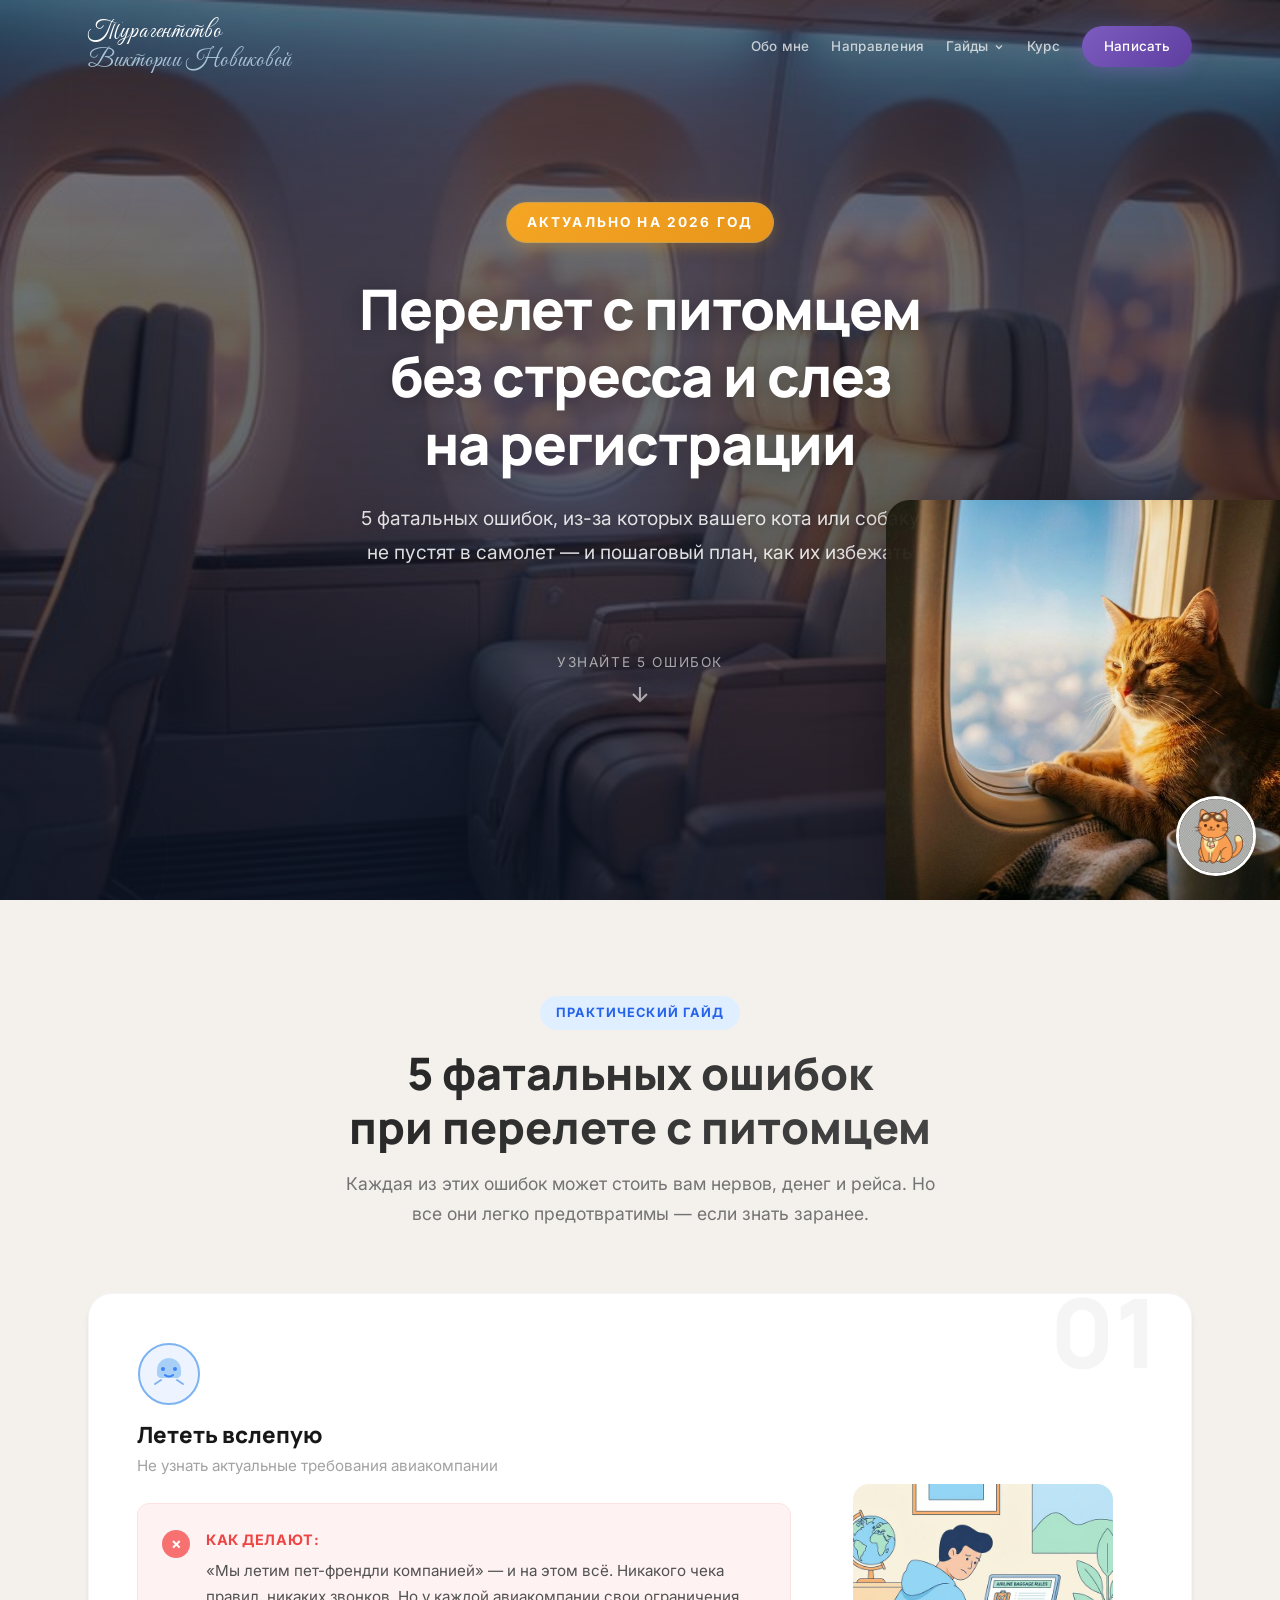
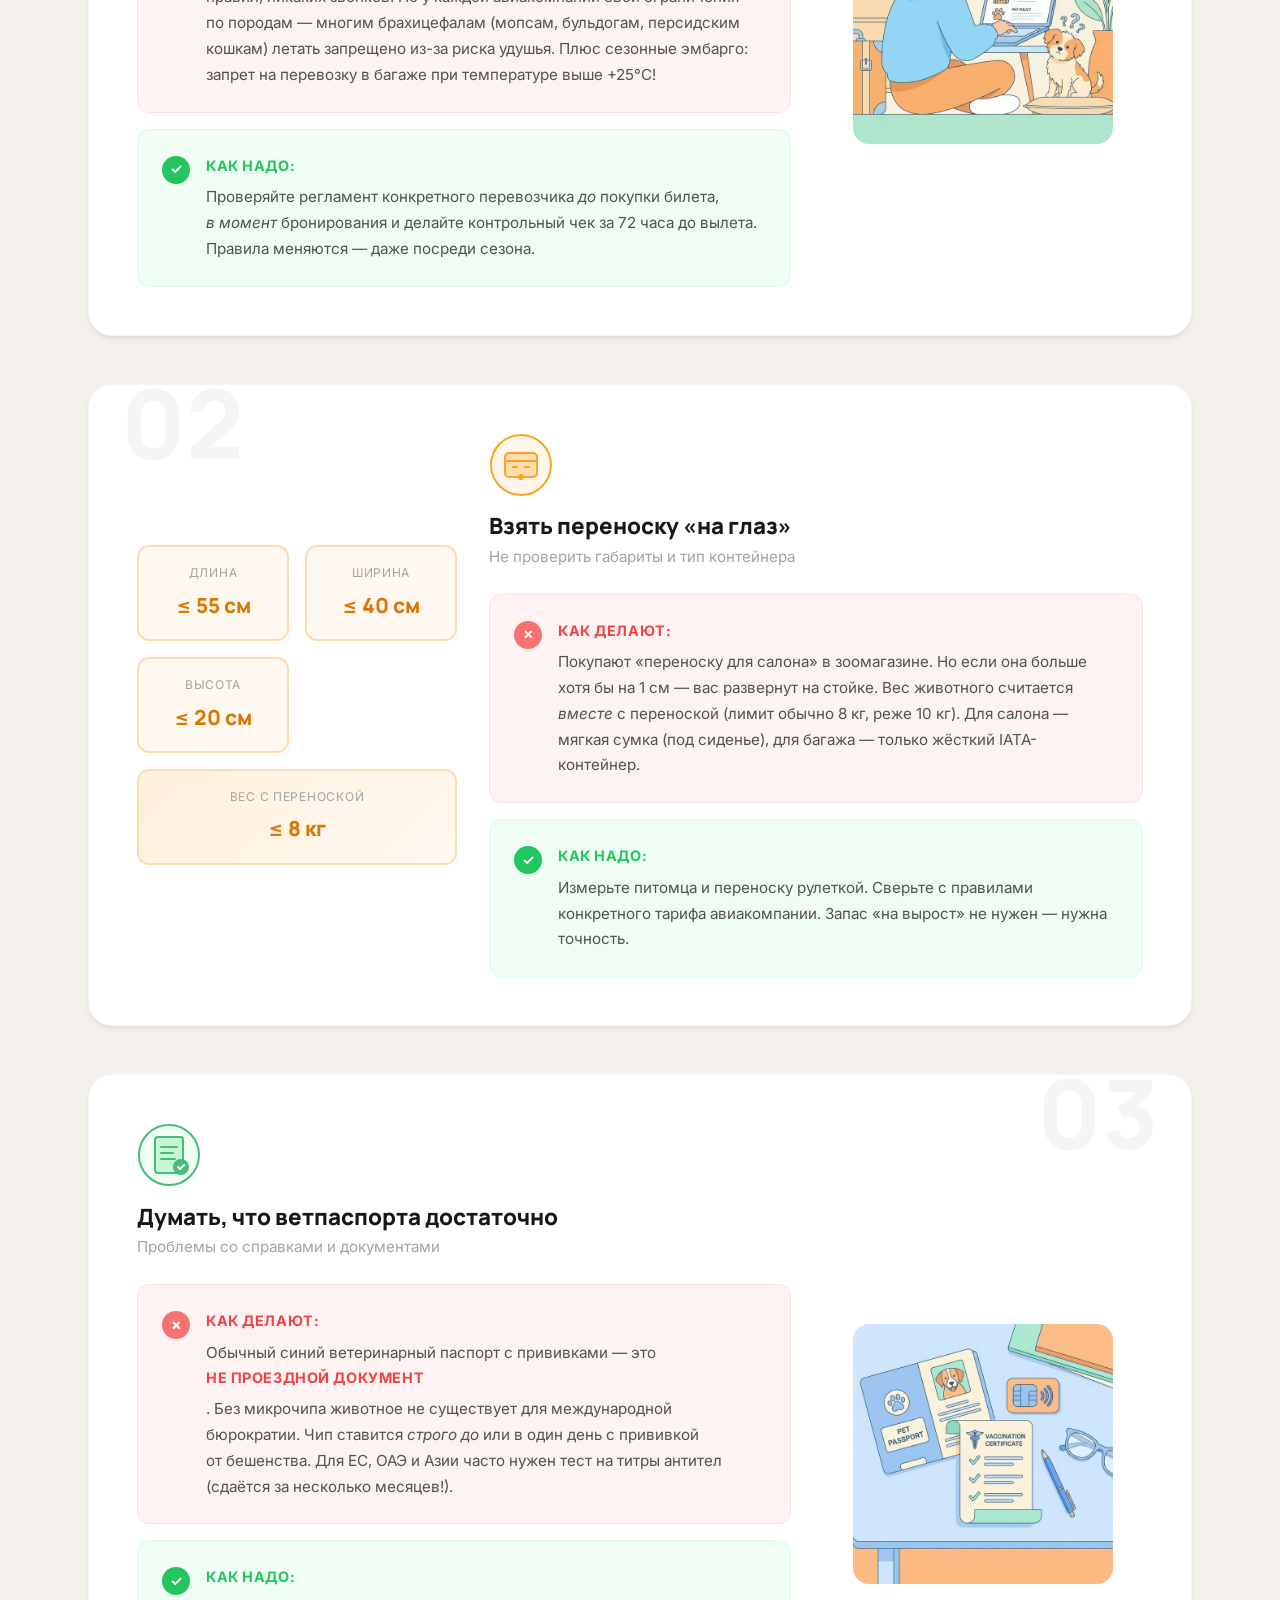
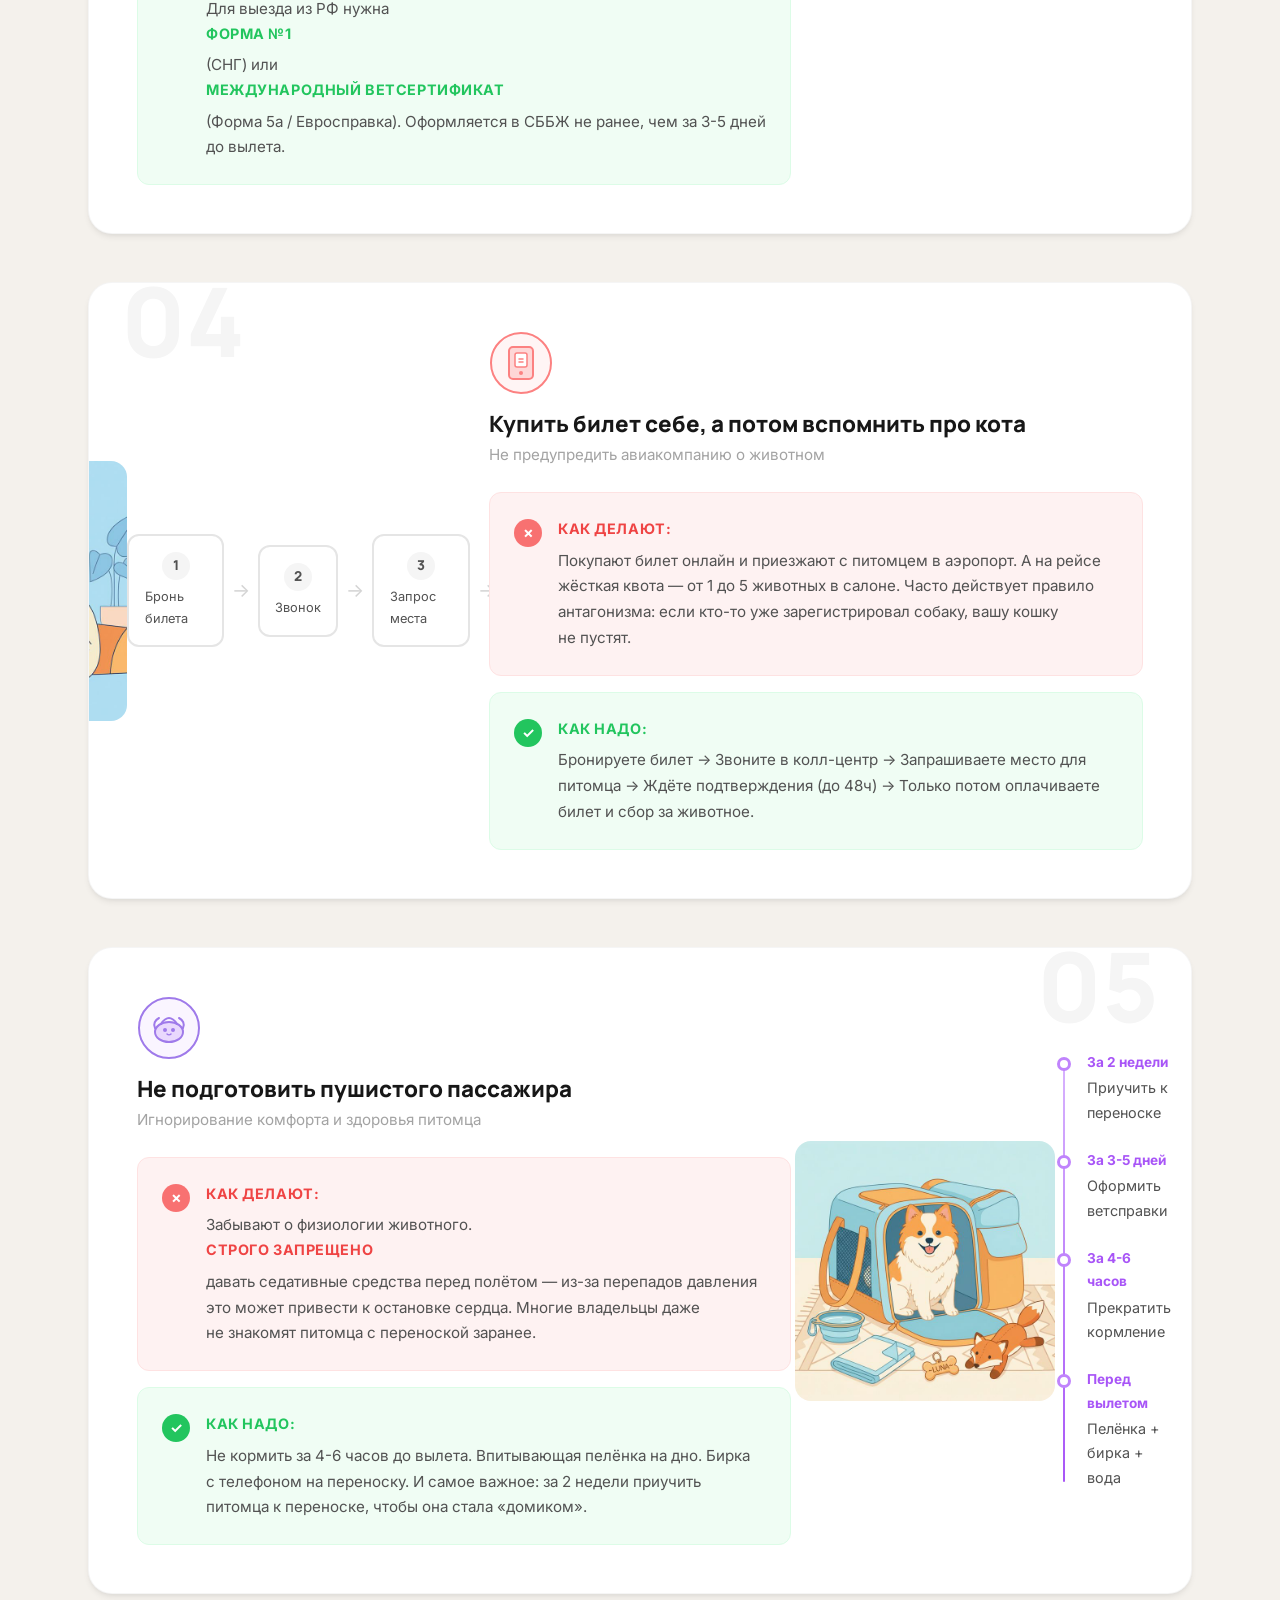
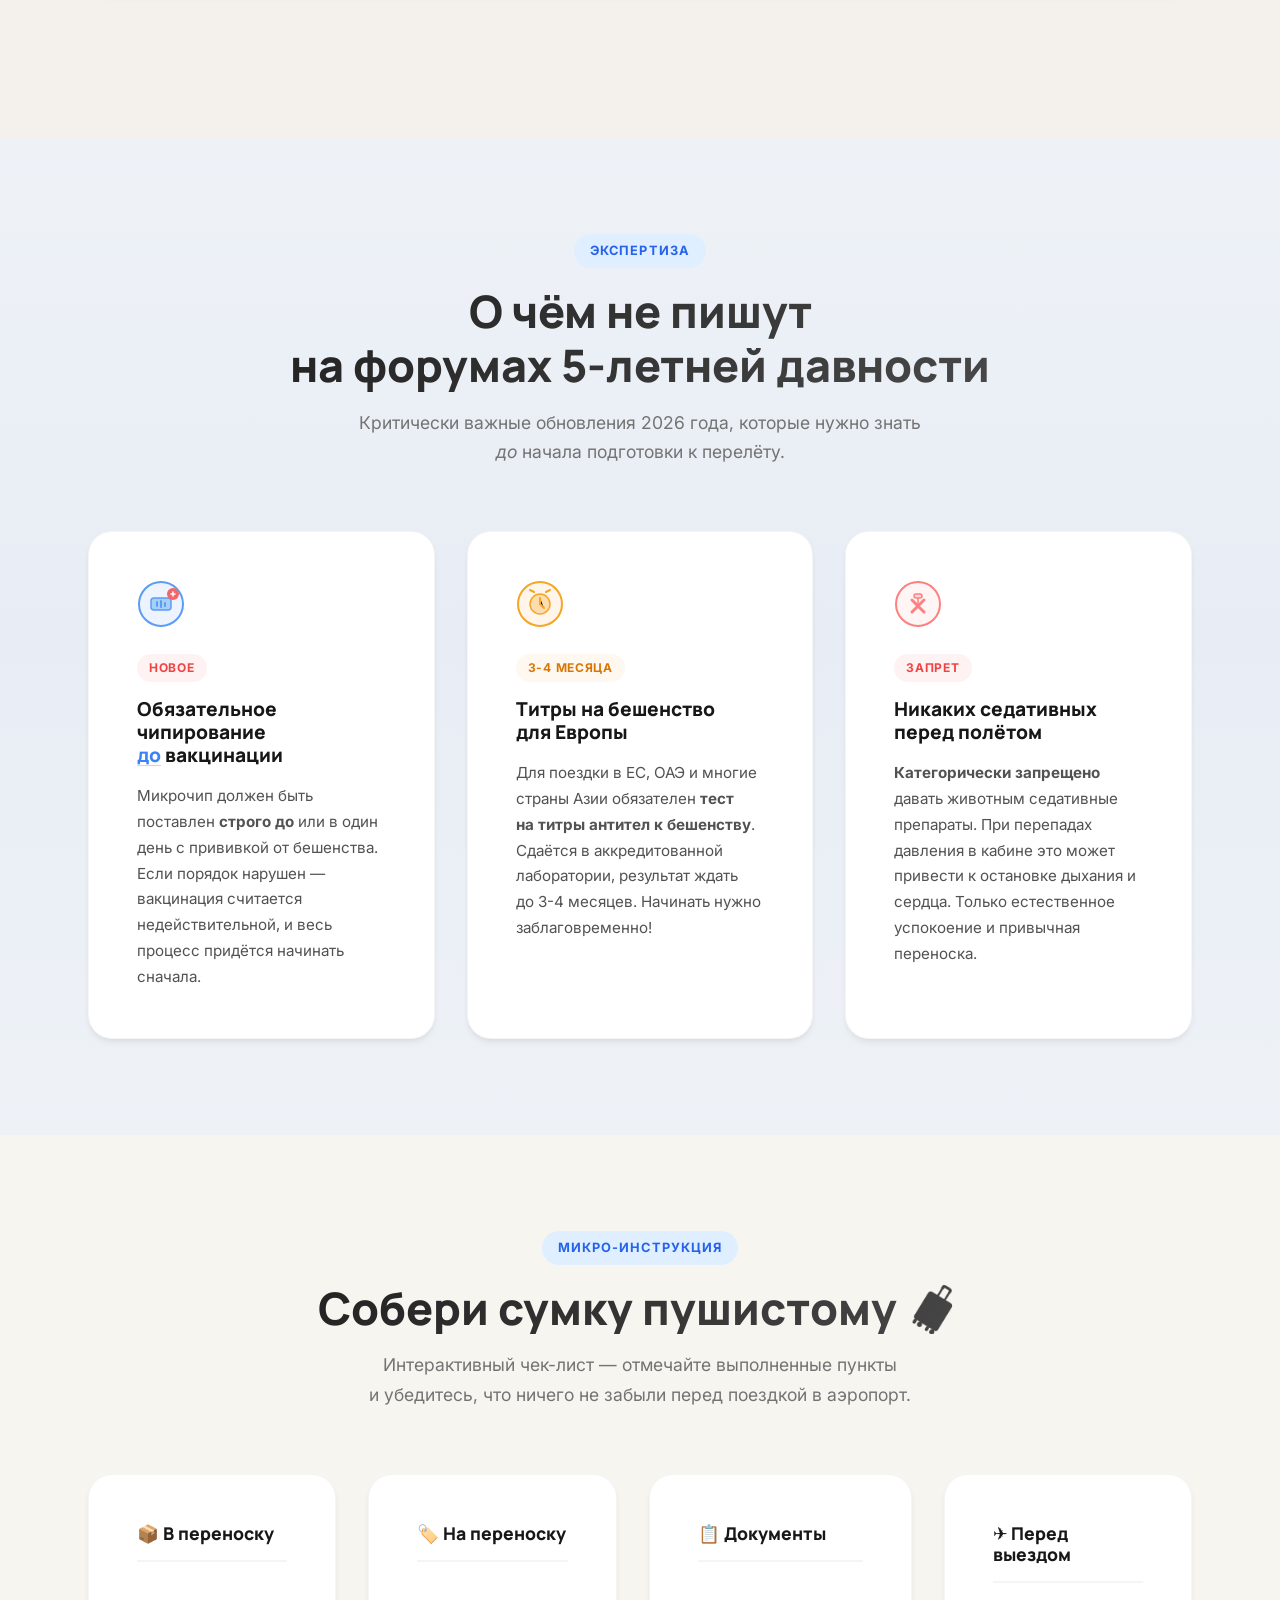
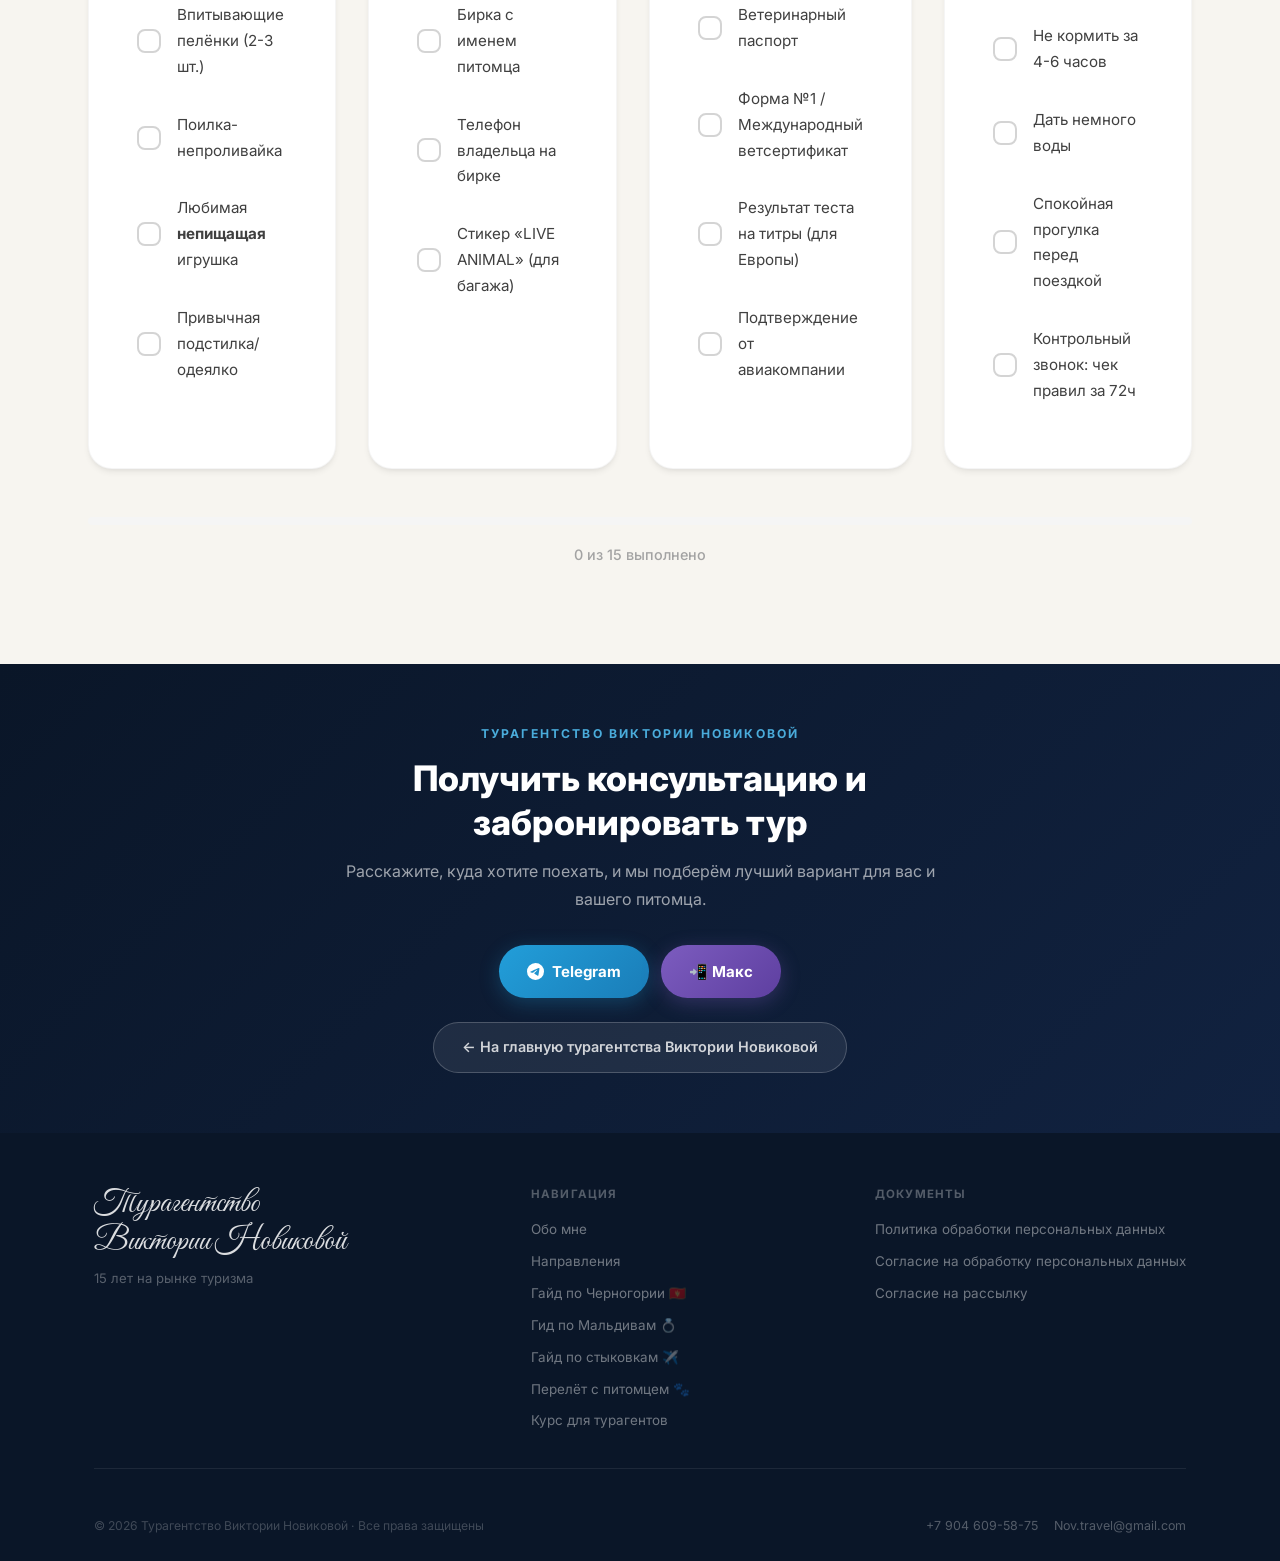
<file: pets.html>
<!DOCTYPE html>
<html lang="ru">

<head>
    <meta charset="UTF-8">
    <meta name="viewport" content="width=device-width, initial-scale=1.0">
    <title>Перелет с питомцем без стресса — Гайд 2026</title>
    <meta name="description"
        content="5 фатальных ошибок при перелёте с питомцем и пошаговый план, как их избежать. Актуальный гайд 2026 года с чек-листом и требованиями авиакомпаний.">
    <meta name="keywords"
        content="перелет с животным, перевозка питомца самолет, правила перевозки животных, чек-лист перелет кот собака">
    <meta property="og:title" content="Перелет с питомцем без стресса — Гайд 2026">
    <meta property="og:description"
        content="5 фатальных ошибок при перелёте с питомцем и пошаговый план, как их избежать.">
    <meta property="og:image" content="images/hero.png">
    <meta property="og:type" content="website">
    <link rel="preconnect" href="https://fonts.googleapis.com">
    <link rel="preconnect" href="https://fonts.gstatic.com" crossorigin>
    <link
        href="https://fonts.googleapis.com/css2?family=Inter:wght@400;500;600;700;800;900&family=Manrope:wght@400;500;600;700;800&display=swap"
        rel="stylesheet">
    <link href="https://fonts.googleapis.com/css2?family=Great+Vibes&display=swap" rel="stylesheet">
    <link rel="stylesheet" href="style.css">
    <link rel="stylesheet" href="pets.css">
</head>

<body>
<!-- NAV -->
<nav id="nav" style="font-family:'Inter',sans-serif;">
  <div class="container nav-inner">
    <a href="index.html" class="nav-logo">Турагентство<br><em>Виктории Новиковой</em></a>
    <div class="nav-links" id="navLinks">
      <a href="index.html#about">Обо мне</a>
      <a href="index.html#dest">Направления</a>
      <div class="nav-dropdown" id="navDropdown">
        <div class="nav-dropdown-trigger" id="dropTrigger">Гайды <svg viewBox="0 0 24 24" fill="none" stroke="currentColor" stroke-width="2.5"><polyline points="6 9 12 15 18 9"/></svg></div>
        <div class="nav-dropdown-menu">
          <a href="montenegroguide.html"><span class="dd-icon">🇲🇪</span> Гайд по Черногории</a>
          <a href="maldives.html"><span class="dd-icon">💍</span> Мальдивы для свадьбы</a>
          <a href="transit_guide.html"><span class="dd-icon">✈️</span> Гайд по стыковкам</a>
          <a href="pets.html"><span class="dd-icon">🐾</span> Перелёт с питомцем</a>
        </div>
      </div>
      <a href="course.html">Курс</a>
      <a href="index.html#contact" class="nav-btn">Написать</a>
    </div>
    <button class="nav-burger" id="burger" aria-label="Меню"><span></span><span></span><span></span></button>
  </div>
</nav>

    <!-- Floating Mascot -->
    <div class="mascot" id="mascot" title="Нажми на меня!">
        <img src="images/mascot.png" alt="Кот-пилот" width="80" height="80">
        <div class="mascot-tooltip" id="mascotTooltip">
            <button class="tooltip-close" id="tooltipClose" aria-label="Закрыть">&times;</button>
            <p id="mascotTip"></p>
        </div>
    </div>

    <!-- HERO SECTION -->
    <section class="hero" id="hero">
        <div class="hero-bg">
            <img src="images/hero-bg.png" alt="" class="hero-bg-img" loading="eager">
        </div>
        <div class="hero-overlay"></div>
        <div class="hero-content">
            <div class="hero-badge">Актуально на 2026 год</div>
            <h1>Перелет с питомцем<br>без стресса и слез<br>на регистрации</h1>
            <p class="hero-subtitle">5&nbsp;фатальных ошибок, из-за которых вашего кота или собаку не&nbsp;пустят
                в&nbsp;самолет&nbsp;— и&nbsp;пошаговый план, как их избежать</p>
            <div class="hero-scroll-hint">
                <span>Узнайте 5 ошибок</span>
                <svg width="24" height="24" viewBox="0 0 24 24" fill="none" stroke="currentColor" stroke-width="2">
                    <path d="M12 5v14M19 12l-7 7-7-7" />
                </svg>
            </div>
        </div>
        <div class="hero-image-wrapper">
            <img src="images/hero.png" alt="Счастливый кот смотрит в иллюминатор самолёта" class="hero-image"
                loading="eager">
        </div>
    </section>

    <!-- MISTAKES SECTION -->
    <section class="mistakes-section" id="mistakes">
        <div class="container">
            <div class="section-header">
                <span class="section-tag">Практический гайд</span>
                <h2>5 фатальных ошибок<br>при перелете с&nbsp;питомцем</h2>
                <p class="section-desc">Каждая из этих ошибок может стоить вам нервов, денег и&nbsp;рейса. Но все они
                    легко предотвратимы — если знать заранее.</p>
            </div>

            <!-- Mistake 1 -->
            <div class="mistake-card" data-aos="fade-up">
                <div class="mistake-number">01</div>
                <div class="mistake-body">
                    <div class="mistake-icon">
                        <svg viewBox="0 0 64 64" width="64" height="64">
                            <circle cx="32" cy="32" r="30" fill="#EEF4FF" stroke="#7CB3F0" stroke-width="2" />
                            <path d="M20 28c0-6.6 5.4-12 12-12s12 5.4 12 12v4c0 2.2-1.8 4-4 4H24c-2.2 0-4-1.8-4-4v-4z"
                                fill="#A8D0F7" />
                            <circle cx="26" cy="27" r="2" fill="#3B82F6" />
                            <circle cx="38" cy="27" r="2" fill="#3B82F6" />
                            <path d="M28 33c2 2 6 2 8 0" stroke="#3B82F6" stroke-width="2" fill="none"
                                stroke-linecap="round" />
                            <path d="M18 42l6-4M46 42l-6-4" stroke="#7CB3F0" stroke-width="2" stroke-linecap="round" />
                        </svg>
                    </div>
                    <h3>Лететь вслепую</h3>
                    <p class="mistake-subtitle">Не узнать актуальные требования авиакомпании</p>
                    <div class="mistake-details">
                        <div class="detail-wrong">
                            <span class="detail-icon">✗</span>
                            <div>
                                <strong>Как делают:</strong>
                                <p>«Мы&nbsp;летим пет-френдли компанией» — и&nbsp;на&nbsp;этом всё. Никакого чека
                                    правил, никаких звонков. Но&nbsp;у&nbsp;каждой авиакомпании свои ограничения
                                    по&nbsp;породам — многим брахицефалам (мопсам, бульдогам, персидским кошкам) летать
                                    запрещено из-за риска удушья. Плюс сезонные эмбарго: запрет на&nbsp;перевозку
                                    в&nbsp;багаже при температуре выше&nbsp;+25°C!</p>
                            </div>
                        </div>
                        <div class="detail-right">
                            <span class="detail-icon">✓</span>
                            <div>
                                <strong>Как надо:</strong>
                                <p>Проверяйте регламент конкретного перевозчика <em>до</em>&nbsp;покупки билета,
                                    <em>в&nbsp;момент</em> бронирования и&nbsp;делайте контрольный чек
                                    за&nbsp;72&nbsp;часа до&nbsp;вылета. Правила меняются&nbsp;— даже посреди сезона.
                                </p>
                            </div>
                        </div>
                    </div>
                </div>
                <div class="mistake-visual">
                    <img src="images/rules.png" alt="Изучение правил авиакомпании" loading="lazy">
                </div>
            </div>

            <!-- Mistake 2 -->
            <div class="mistake-card" data-aos="fade-up">
                <div class="mistake-number">02</div>
                <div class="mistake-body">
                    <div class="mistake-icon">
                        <svg viewBox="0 0 64 64" width="64" height="64">
                            <circle cx="32" cy="32" r="30" fill="#FFF5EB" stroke="#F5A623" stroke-width="2" />
                            <rect x="16" y="20" width="32" height="24" rx="4" fill="#FDDCB0" stroke="#F5A623"
                                stroke-width="2" />
                            <path d="M16 28h32" stroke="#F5A623" stroke-width="2" />
                            <path d="M24 34h4M36 34h4" stroke="#F5A623" stroke-width="2" stroke-linecap="round" />
                            <circle cx="32" cy="44" r="3" fill="#F5A623" />
                        </svg>
                    </div>
                    <h3>Взять переноску «на&nbsp;глаз»</h3>
                    <p class="mistake-subtitle">Не проверить габариты и тип контейнера</p>
                    <div class="mistake-details">
                        <div class="detail-wrong">
                            <span class="detail-icon">✗</span>
                            <div>
                                <strong>Как делают:</strong>
                                <p>Покупают «переноску для салона» в&nbsp;зоомагазине. Но&nbsp;если она больше хотя бы
                                    на&nbsp;1&nbsp;см — вас развернут на&nbsp;стойке. Вес животного считается
                                    <em>вместе</em> с&nbsp;переноской (лимит обычно 8&nbsp;кг, реже 10&nbsp;кг). Для
                                    салона — мягкая сумка (под сиденье), для&nbsp;багажа — только жёсткий
                                    IATA-контейнер.
                                </p>
                            </div>
                        </div>
                        <div class="detail-right">
                            <span class="detail-icon">✓</span>
                            <div>
                                <strong>Как надо:</strong>
                                <p>Измерьте питомца и&nbsp;переноску рулеткой. Сверьте с&nbsp;правилами конкретного
                                    тарифа авиакомпании. Запас «на&nbsp;вырост» не&nbsp;нужен — нужна точность.</p>
                            </div>
                        </div>
                    </div>
                </div>
                <div class="mistake-visual">
                    <div class="visual-dimensions">
                        <div class="dim-box">
                            <span class="dim-label">Длина</span>
                            <span class="dim-value">≤ 55 см</span>
                        </div>
                        <div class="dim-box">
                            <span class="dim-label">Ширина</span>
                            <span class="dim-value">≤ 40 см</span>
                        </div>
                        <div class="dim-box">
                            <span class="dim-label">Высота</span>
                            <span class="dim-value">≤ 20 см</span>
                        </div>
                        <div class="dim-box dim-weight">
                            <span class="dim-label">Вес с переноской</span>
                            <span class="dim-value">≤ 8 кг</span>
                        </div>
                    </div>
                </div>
            </div>

            <!-- Mistake 3 -->
            <div class="mistake-card" data-aos="fade-up">
                <div class="mistake-number">03</div>
                <div class="mistake-body">
                    <div class="mistake-icon">
                        <svg viewBox="0 0 64 64" width="64" height="64">
                            <circle cx="32" cy="32" r="30" fill="#F0FFF4" stroke="#48BB78" stroke-width="2" />
                            <rect x="18" y="14" width="28" height="36" rx="3" fill="#C6F6D5" stroke="#48BB78"
                                stroke-width="2" />
                            <path d="M24 24h16M24 30h12M24 36h14" stroke="#48BB78" stroke-width="2"
                                stroke-linecap="round" />
                            <circle cx="44" cy="44" r="8" fill="#48BB78" />
                            <path d="M41 44l2 2 4-4" stroke="white" stroke-width="2" fill="none" stroke-linecap="round"
                                stroke-linejoin="round" />
                        </svg>
                    </div>
                    <h3>Думать, что ветпаспорта достаточно</h3>
                    <p class="mistake-subtitle">Проблемы со справками и документами</p>
                    <div class="mistake-details">
                        <div class="detail-wrong">
                            <span class="detail-icon">✗</span>
                            <div>
                                <strong>Как делают:</strong>
                                <p>Обычный синий ветеринарный паспорт с&nbsp;прививками — это <strong>не проездной
                                        документ</strong>. Без микрочипа животное не существует для международной
                                    бюрократии. Чип ставится <em>строго до</em> или в&nbsp;один день с&nbsp;прививкой
                                    от&nbsp;бешенства. Для ЕС, ОАЭ и&nbsp;Азии часто нужен тест на&nbsp;титры антител
                                    (сдаётся за&nbsp;несколько месяцев!).</p>
                            </div>
                        </div>
                        <div class="detail-right">
                            <span class="detail-icon">✓</span>
                            <div>
                                <strong>Как надо:</strong>
                                <p>Для выезда из&nbsp;РФ нужна <strong>Форма&nbsp;№1</strong> (СНГ) или
                                    <strong>международный ветсертификат</strong> (Форма&nbsp;5а / Евросправка).
                                    Оформляется в&nbsp;СББЖ не&nbsp;ранее, чем за&nbsp;3-5&nbsp;дней до&nbsp;вылета.
                                </p>
                            </div>
                        </div>
                    </div>
                </div>
                <div class="mistake-visual">
                    <img src="images/documents.png" alt="Ветеринарные документы" loading="lazy">
                </div>
            </div>

            <!-- Mistake 4 -->
            <div class="mistake-card" data-aos="fade-up">
                <div class="mistake-number">04</div>
                <div class="mistake-body">
                    <div class="mistake-icon">
                        <svg viewBox="0 0 64 64" width="64" height="64">
                            <circle cx="32" cy="32" r="30" fill="#FFF5F5" stroke="#FC8181" stroke-width="2" />
                            <rect x="20" y="16" width="24" height="32" rx="4" fill="#FED7D7" stroke="#FC8181"
                                stroke-width="2" />
                            <circle cx="32" cy="42" r="2" fill="#FC8181" />
                            <rect x="26" y="22" width="12" height="14" rx="2" fill="white" stroke="#FC8181"
                                stroke-width="1.5" />
                            <path d="M30 28h4M30 31h4" stroke="#FC8181" stroke-width="1.5" stroke-linecap="round" />
                        </svg>
                    </div>
                    <h3>Купить билет себе, а&nbsp;потом вспомнить&nbsp;про&nbsp;кота</h3>
                    <p class="mistake-subtitle">Не предупредить авиакомпанию о животном</p>
                    <div class="mistake-details">
                        <div class="detail-wrong">
                            <span class="detail-icon">✗</span>
                            <div>
                                <strong>Как делают:</strong>
                                <p>Покупают билет онлайн и&nbsp;приезжают с&nbsp;питомцем в&nbsp;аэропорт.
                                    А&nbsp;на&nbsp;рейсе жёсткая квота — от&nbsp;1&nbsp;до&nbsp;5&nbsp;животных
                                    в&nbsp;салоне. Часто действует правило антагонизма: если кто-то уже зарегистрировал
                                    собаку, вашу кошку не&nbsp;пустят.</p>
                            </div>
                        </div>
                        <div class="detail-right">
                            <span class="detail-icon">✓</span>
                            <div>
                                <strong>Как надо:</strong>
                                <p>Бронируете билет → Звоните в&nbsp;колл-центр → Запрашиваете место для питомца → Ждёте
                                    подтверждения (до&nbsp;48ч) → Только потом оплачиваете билет и&nbsp;сбор
                                    за&nbsp;животное.</p>
                            </div>
                        </div>
                    </div>
                </div>
                <div class="mistake-visual">
                    <img src="images/booking.png" alt="Бронирование с питомцем" loading="lazy">
                    <div class="booking-steps">
                        <div class="step-item"><span class="step-num">1</span><span>Бронь билета</span></div>
                        <div class="step-arrow">→</div>
                        <div class="step-item"><span class="step-num">2</span><span>Звонок</span></div>
                        <div class="step-arrow">→</div>
                        <div class="step-item"><span class="step-num">3</span><span>Запрос места</span></div>
                        <div class="step-arrow">→</div>
                        <div class="step-item"><span class="step-num">4</span><span>Подтверждение</span></div>
                        <div class="step-arrow">→</div>
                        <div class="step-item active"><span class="step-num">5</span><span>Оплата</span></div>
                    </div>
                </div>
            </div>

            <!-- Mistake 5 -->
            <div class="mistake-card" data-aos="fade-up">
                <div class="mistake-number">05</div>
                <div class="mistake-body">
                    <div class="mistake-icon">
                        <svg viewBox="0 0 64 64" width="64" height="64">
                            <circle cx="32" cy="32" r="30" fill="#FAF5FF" stroke="#9F7AEA" stroke-width="2" />
                            <ellipse cx="32" cy="36" rx="14" ry="10" fill="#E9D8FD" stroke="#9F7AEA" stroke-width="2" />
                            <circle cx="28" cy="34" r="2" fill="#9F7AEA" />
                            <circle cx="36" cy="34" r="2" fill="#9F7AEA" />
                            <path d="M30 38c1 1 3 1 4 0" stroke="#9F7AEA" stroke-width="1.5" fill="none"
                                stroke-linecap="round" />
                            <path d="M24 28c2-4 6-6 8-6s6 2 8 6" stroke="#9F7AEA" stroke-width="2" fill="none"
                                stroke-linecap="round" />
                            <path d="M18 32c-2-4 0-8 4-10M46 32c2-4 0-8-4-10" stroke="#9F7AEA" stroke-width="2"
                                fill="none" stroke-linecap="round" />
                        </svg>
                    </div>
                    <h3>Не подготовить пушистого пассажира</h3>
                    <p class="mistake-subtitle">Игнорирование комфорта и здоровья питомца</p>
                    <div class="mistake-details">
                        <div class="detail-wrong">
                            <span class="detail-icon">✗</span>
                            <div>
                                <strong>Как делают:</strong>
                                <p>Забывают о&nbsp;физиологии животного. <strong>Строго запрещено</strong> давать
                                    седативные средства перед полётом — из-за перепадов давления это может привести
                                    к&nbsp;остановке сердца. Многие владельцы даже не&nbsp;знакомят питомца
                                    с&nbsp;переноской заранее.</p>
                            </div>
                        </div>
                        <div class="detail-right">
                            <span class="detail-icon">✓</span>
                            <div>
                                <strong>Как надо:</strong>
                                <p>Не&nbsp;кормить за&nbsp;4-6&nbsp;часов до&nbsp;вылета. Впитывающая пелёнка
                                    на&nbsp;дно. Бирка с&nbsp;телефоном на&nbsp;переноску. И&nbsp;самое важное:
                                    за&nbsp;2&nbsp;недели приучить питомца к&nbsp;переноске, чтобы она стала «домиком».
                                </p>
                            </div>
                        </div>
                    </div>
                </div>
                <div class="mistake-visual">
                    <img src="images/comfort.png" alt="Подготовка питомца к перелёту" loading="lazy">
                    <div class="prep-timeline">
                        <div class="timeline-item">
                            <span class="timeline-marker"></span>
                            <div class="timeline-content">
                                <strong>За 2 недели</strong>
                                <p>Приучить к переноске</p>
                            </div>
                        </div>
                        <div class="timeline-item">
                            <span class="timeline-marker"></span>
                            <div class="timeline-content">
                                <strong>За 3-5 дней</strong>
                                <p>Оформить ветсправки</p>
                            </div>
                        </div>
                        <div class="timeline-item">
                            <span class="timeline-marker"></span>
                            <div class="timeline-content">
                                <strong>За 4-6 часов</strong>
                                <p>Прекратить кормление</p>
                            </div>
                        </div>
                        <div class="timeline-item">
                            <span class="timeline-marker"></span>
                            <div class="timeline-content">
                                <strong>Перед вылетом</strong>
                                <p>Пелёнка + бирка + вода</p>
                            </div>
                        </div>
                    </div>
                </div>
            </div>
        </div>
    </section>

    <!-- UPDATES 2026 SECTION -->
    <section class="updates-section" id="updates">
        <div class="container">
            <div class="section-header">
                <span class="section-tag">Экспертиза</span>
                <h2>О чём не пишут<br>на форумах 5-летней давности</h2>
                <p class="section-desc">Критически важные обновления 2026&nbsp;года, которые нужно знать
                    <em>до</em>&nbsp;начала подготовки к&nbsp;перелёту.
                </p>
            </div>

            <div class="updates-grid">
                <div class="update-card" data-aos="fade-up" data-aos-delay="0">
                    <div class="update-icon">
                        <svg viewBox="0 0 48 48" width="48" height="48">
                            <circle cx="24" cy="24" r="22" fill="#EEF4FF" stroke="#5B9CF6" stroke-width="2" />
                            <rect x="14" y="18" width="20" height="12" rx="3" fill="#A8D0F7" stroke="#5B9CF6"
                                stroke-width="1.5" />
                            <path d="M20 22v4M24 21v6M28 23v3" stroke="#5B9CF6" stroke-width="2"
                                stroke-linecap="round" />
                            <circle cx="36" cy="14" r="6" fill="#F56565" />
                            <path d="M34 14h4M36 12v4" stroke="white" stroke-width="1.5" stroke-linecap="round" />
                        </svg>
                    </div>
                    <div class="update-label">Новое</div>
                    <h3>Обязательное чипирование<br><em>до</em> вакцинации</h3>
                    <p>Микрочип должен быть поставлен <strong>строго до</strong> или в&nbsp;один день с&nbsp;прививкой
                        от&nbsp;бешенства. Если порядок нарушен — вакцинация считается недействительной, и&nbsp;весь
                        процесс придётся начинать сначала.</p>
                </div>

                <div class="update-card" data-aos="fade-up" data-aos-delay="100">
                    <div class="update-icon">
                        <svg viewBox="0 0 48 48" width="48" height="48">
                            <circle cx="24" cy="24" r="22" fill="#FFF5EB" stroke="#F5A623" stroke-width="2" />
                            <circle cx="24" cy="24" r="10" fill="#FDDCB0" stroke="#F5A623" stroke-width="1.5" />
                            <path d="M24 18v6l4 4" stroke="#F5A623" stroke-width="2" stroke-linecap="round" />
                            <path d="M14 10l4 2M34 10l-4 2" stroke="#F5A623" stroke-width="2" stroke-linecap="round" />
                        </svg>
                    </div>
                    <div class="update-label">3-4 месяца</div>
                    <h3>Титры на бешенство<br>для Европы</h3>
                    <p>Для поездки в&nbsp;ЕС, ОАЭ и&nbsp;многие страны Азии обязателен <strong>тест на&nbsp;титры
                            антител к&nbsp;бешенству</strong>. Сдаётся в&nbsp;аккредитованной лаборатории, результат
                        ждать до&nbsp;3-4&nbsp;месяцев. Начинать нужно заблаговременно!</p>
                </div>

                <div class="update-card" data-aos="fade-up" data-aos-delay="200">
                    <div class="update-icon">
                        <svg viewBox="0 0 48 48" width="48" height="48">
                            <circle cx="24" cy="24" r="22" fill="#FFF5F5" stroke="#FC8181" stroke-width="2" />
                            <path d="M18 20l12 12M30 20L18 32" stroke="#FC8181" stroke-width="3"
                                stroke-linecap="round" />
                            <rect x="20" y="14" width="8" height="4" rx="2" fill="#FED7D7" stroke="#FC8181"
                                stroke-width="1.5" />
                            <path d="M24 18v8" stroke="#FC8181" stroke-width="1.5" />
                        </svg>
                    </div>
                    <div class="update-label">Запрет</div>
                    <h3>Никаких седативных<br>перед полётом</h3>
                    <p><strong>Категорически запрещено</strong> давать животным седативные препараты. При перепадах
                        давления в&nbsp;кабине это может привести к&nbsp;остановке дыхания и сердца. Только естественное
                        успокоение и&nbsp;привычная переноска.</p>
                </div>
            </div>
        </div>
    </section>

    <!-- CHECKLIST SECTION -->
    <section class="checklist-section" id="checklist">
        <div class="container">
            <div class="section-header">
                <span class="section-tag">Микро-инструкция</span>
                <h2>Собери сумку пушистому 🧳</h2>
                <p class="section-desc">Интерактивный чек-лист — отмечайте выполненные пункты и&nbsp;убедитесь, что
                    ничего не забыли перед поездкой в&nbsp;аэропорт.</p>
            </div>

            <div class="checklist-wrapper">
                <div class="checklist-card" data-aos="fade-up">
                    <h3 class="checklist-category">📦 В переноску</h3>
                    <label class="check-item" id="check-1">
                        <input type="checkbox">
                        <span class="checkmark"></span>
                        <span class="check-text">Впитывающие пелёнки (2-3 шт.)</span>
                    </label>
                    <label class="check-item" id="check-2">
                        <input type="checkbox">
                        <span class="checkmark"></span>
                        <span class="check-text">Поилка-непроливайка</span>
                    </label>
                    <label class="check-item" id="check-3">
                        <input type="checkbox">
                        <span class="checkmark"></span>
                        <span class="check-text">Любимая <strong>непищащая</strong> игрушка</span>
                    </label>
                    <label class="check-item" id="check-4">
                        <input type="checkbox">
                        <span class="checkmark"></span>
                        <span class="check-text">Привычная подстилка/одеялко</span>
                    </label>
                </div>

                <div class="checklist-card" data-aos="fade-up" data-aos-delay="100">
                    <h3 class="checklist-category">🏷️ На переноску</h3>
                    <label class="check-item" id="check-5">
                        <input type="checkbox">
                        <span class="checkmark"></span>
                        <span class="check-text">Бирка с именем питомца</span>
                    </label>
                    <label class="check-item" id="check-6">
                        <input type="checkbox">
                        <span class="checkmark"></span>
                        <span class="check-text">Телефон владельца на бирке</span>
                    </label>
                    <label class="check-item" id="check-7">
                        <input type="checkbox">
                        <span class="checkmark"></span>
                        <span class="check-text">Стикер «LIVE ANIMAL» (для багажа)</span>
                    </label>
                </div>

                <div class="checklist-card" data-aos="fade-up" data-aos-delay="200">
                    <h3 class="checklist-category">📋 Документы</h3>
                    <label class="check-item" id="check-8">
                        <input type="checkbox">
                        <span class="checkmark"></span>
                        <span class="check-text">Ветеринарный паспорт</span>
                    </label>
                    <label class="check-item" id="check-9">
                        <input type="checkbox">
                        <span class="checkmark"></span>
                        <span class="check-text">Форма №1 / Международный ветсертификат</span>
                    </label>
                    <label class="check-item" id="check-10">
                        <input type="checkbox">
                        <span class="checkmark"></span>
                        <span class="check-text">Результат теста на титры (для Европы)</span>
                    </label>
                    <label class="check-item" id="check-11">
                        <input type="checkbox">
                        <span class="checkmark"></span>
                        <span class="check-text">Подтверждение от авиакомпании</span>
                    </label>
                </div>

                <div class="checklist-card" data-aos="fade-up" data-aos-delay="300">
                    <h3 class="checklist-category">✈️ Перед выездом</h3>
                    <label class="check-item" id="check-12">
                        <input type="checkbox">
                        <span class="checkmark"></span>
                        <span class="check-text">Не кормить за 4-6 часов</span>
                    </label>
                    <label class="check-item" id="check-13">
                        <input type="checkbox">
                        <span class="checkmark"></span>
                        <span class="check-text">Дать немного воды</span>
                    </label>
                    <label class="check-item" id="check-14">
                        <input type="checkbox">
                        <span class="checkmark"></span>
                        <span class="check-text">Спокойная прогулка перед поездкой</span>
                    </label>
                    <label class="check-item" id="check-15">
                        <input type="checkbox">
                        <span class="checkmark"></span>
                        <span class="check-text">Контрольный звонок: чек правил за 72ч</span>
                    </label>
                </div>
            </div>

            <div class="checklist-progress" data-aos="fade-up">
                <div class="progress-bar">
                    <div class="progress-fill" id="progressFill"></div>
                </div>
                <span class="progress-text" id="progressText">0 из 15 выполнено</span>
            </div>
        </div>
    </section>

    

    <!-- CTA BLOCK -->
    <div style="background:linear-gradient(135deg,#0a1628,#112240);padding:60px 20px;text-align:center;">
      <div style="max-width:600px;margin:0 auto;">
        <p style="font-size:.76rem;font-weight:700;letter-spacing:.18em;text-transform:uppercase;color:#4AACDB;margin-bottom:12px;"> Турагентство Виктории Новиковой</p>
        <h2 style="font-family:'Inter',sans-serif;font-size:clamp(1.6rem,3vw,2.2rem);font-weight:800;color:#fff;margin-bottom:14px;line-height:1.25;">Получить консультацию и забронировать тур</h2>
        <p style="font-size:1rem;color:rgba(255,255,255,.6);line-height:1.7;margin-bottom:32px;">Расскажите, куда хотите поехать, и мы подберём лучший вариант для вас и вашего питомца.</p>
        <div style="display:flex;gap:12px;flex-wrap:wrap;justify-content:center;margin-bottom:24px;">
          <a href="https://t.me/Vika_Igorevna" target="_blank" style="display:inline-flex;align-items:center;gap:8px;padding:14px 28px;border-radius:50px;font-weight:700;font-size:.94rem;background:linear-gradient(135deg,#229ed9,#1a7db8);color:#fff;text-decoration:none;box-shadow:0 5px 20px rgba(34,158,217,.28);transition:.3s;" onmouseover="this.style.transform='translateY(-2px)'" onmouseout="this.style.transform='translateY(0)'">
            <svg width="17" height="17" viewBox="0 0 24 24" fill="currentColor"><path d="M11.944 0A12 12 0 0 0 0 12a12 12 0 0 0 12 12 12 12 0 0 0 12-12A12 12 0 0 0 12 0a12 12 0 0 0-.056 0zm4.962 7.224c.1-.002.321.023.465.14a.506.506 0 0 1 .171.325c.016.093.036.306.02.472-.18 1.898-.962 6.502-1.36 8.627-.168.9-.499 1.201-.82 1.23-.696.065-1.225-.46-1.9-.902-1.056-.693-1.653-1.124-2.678-1.8-1.185-.78-.417-1.21.258-1.91.177-.184 3.247-2.977 3.307-3.23.007-.032.014-.15-.056-.212s-.174-.041-.249-.024c-.106.024-1.793 1.14-5.061 3.345-.48.33-.913.49-1.302.48-.428-.008-1.252-.241-1.865-.44-.752-.245-1.349-.374-1.297-.789.027-.216.325-.437.893-.663 3.498-1.524 5.83-2.529 6.998-3.014 3.332-1.386 4.025-1.627 4.476-1.635z"/></svg>
            Telegram
          </a>
          <a href="https://max.ru/id780626867664_biz" target="_blank" style="display:inline-flex;align-items:center;gap:8px;padding:14px 28px;border-radius:50px;font-weight:700;font-size:.94rem;background:linear-gradient(135deg,#7c5cbf,#5e3fa0);color:#fff;text-decoration:none;box-shadow:0 5px 20px rgba(124,92,191,.32);transition:.3s;" onmouseover="this.style.transform='translateY(-2px)'" onmouseout="this.style.transform='translateY(0)'">
            📲 Макс
          </a>
        </div>
        <a href="index.html" style="display:inline-flex;align-items:center;gap:8px;padding:12px 28px;border-radius:50px;font-weight:600;font-size:.9rem;background:rgba(255,255,255,.08);border:1.5px solid rgba(255,255,255,.2);color:rgba(255,255,255,.8);text-decoration:none;transition:.3s;" onmouseover="this.style.background='rgba(255,255,255,.15)'" onmouseout="this.style.background='rgba(255,255,255,.08)'">
          ← На главную турагентства Виктории Новиковой
        </a>
      </div>
    </div>


    <!-- FOOTER -->
    <footer class="footer">
      <div class="container">
        <div class="footer-inner">
          <div>
            <div class="footer-logo">Турагентство<br>Виктории Новиковой</div>
            <p class="footer-tagline">15 лет&nbsp;на&nbsp;рынке туризма</p>
          </div>
          <div>
            <p style="font-size:.72rem;font-weight:700;letter-spacing:.1em;text-transform:uppercase;color:rgba(255,255,255,.3);margin-bottom:14px;">Навигация</p>
            <div class="footer-links">
              <a href="index.html#about">Обо мне</a>
              <a href="index.html#dest">Направления</a>
              <a href="montenegroguide.html">Гайд по Черногории 🇲🇪</a>
              <a href="maldives.html">Гид по Мальдивам 💍</a>
              <a href="transit_guide.html">Гайд по стыковкам ✈️</a>
              <a href="pets.html">Перелёт с питомцем 🐾</a>
              <a href="course.html">Курс для турагентов</a>
            </div>
          </div>
          <div>
            <p style="font-size:.72rem;font-weight:700;letter-spacing:.1em;text-transform:uppercase;color:rgba(255,255,255,.3);margin-bottom:14px;">Документы</p>
            <div class="footer-links">
              <a href="privacy-policy.html">Политика обработки персональных данных</a>
              <a href="consent-processing.html">Согласие на обработку персональных данных</a>
              <a href="consent-mailing.html">Согласие на рассылку</a>
            </div>
          </div>
        </div>
        <div class="footer-bottom">
          <p class="footer-copy">© 2026 Турагентство Виктории Новиковой · Все права защищены</p>
          <div style="display:flex;gap:16px;">
            <a href="tel:+79046095875" style="font-size:.78rem;color:rgba(255,255,255,.3);">+7 904 609-58-75</a>
            <a href="mailto:Nov.travel@gmail.com" style="font-size:.78rem;color:rgba(255,255,255,.3);">Nov.travel@gmail.com</a>
          </div>
        </div>
      </div>
    </footer>

    <script src="pets.js"></script>
<script>
  const nav=document.getElementById('nav');
  window.addEventListener('scroll',()=>{nav.classList.toggle('scrolled',window.scrollY>60);},{passive:true});
  const dd=document.getElementById('navDropdown');
  document.getElementById('dropTrigger').addEventListener('click',e=>{e.stopPropagation();dd.classList.toggle('open');});
  document.addEventListener('click',()=>dd.classList.remove('open'));
  const burger=document.getElementById('burger');
  const navLinks=document.getElementById('navLinks');
  let menuOpen=false;
  function openMenu(){menuOpen=true;Object.assign(navLinks.style,{display:'flex',flexDirection:'column',position:'fixed',top:'64px',left:'0',right:'0',background:'rgba(10,22,40,.97)',padding:'24px 28px',gap:'18px',zIndex:'199'});}
  function closeMenu(){menuOpen=false;navLinks.style.display='';}
  burger.addEventListener('click',()=>menuOpen?closeMenu():openMenu());
  document.addEventListener('click',e=>{if(menuOpen&&!navLinks.contains(e.target)&&e.target!==burger)closeMenu();});
</script>
</body>

</html>
</file>
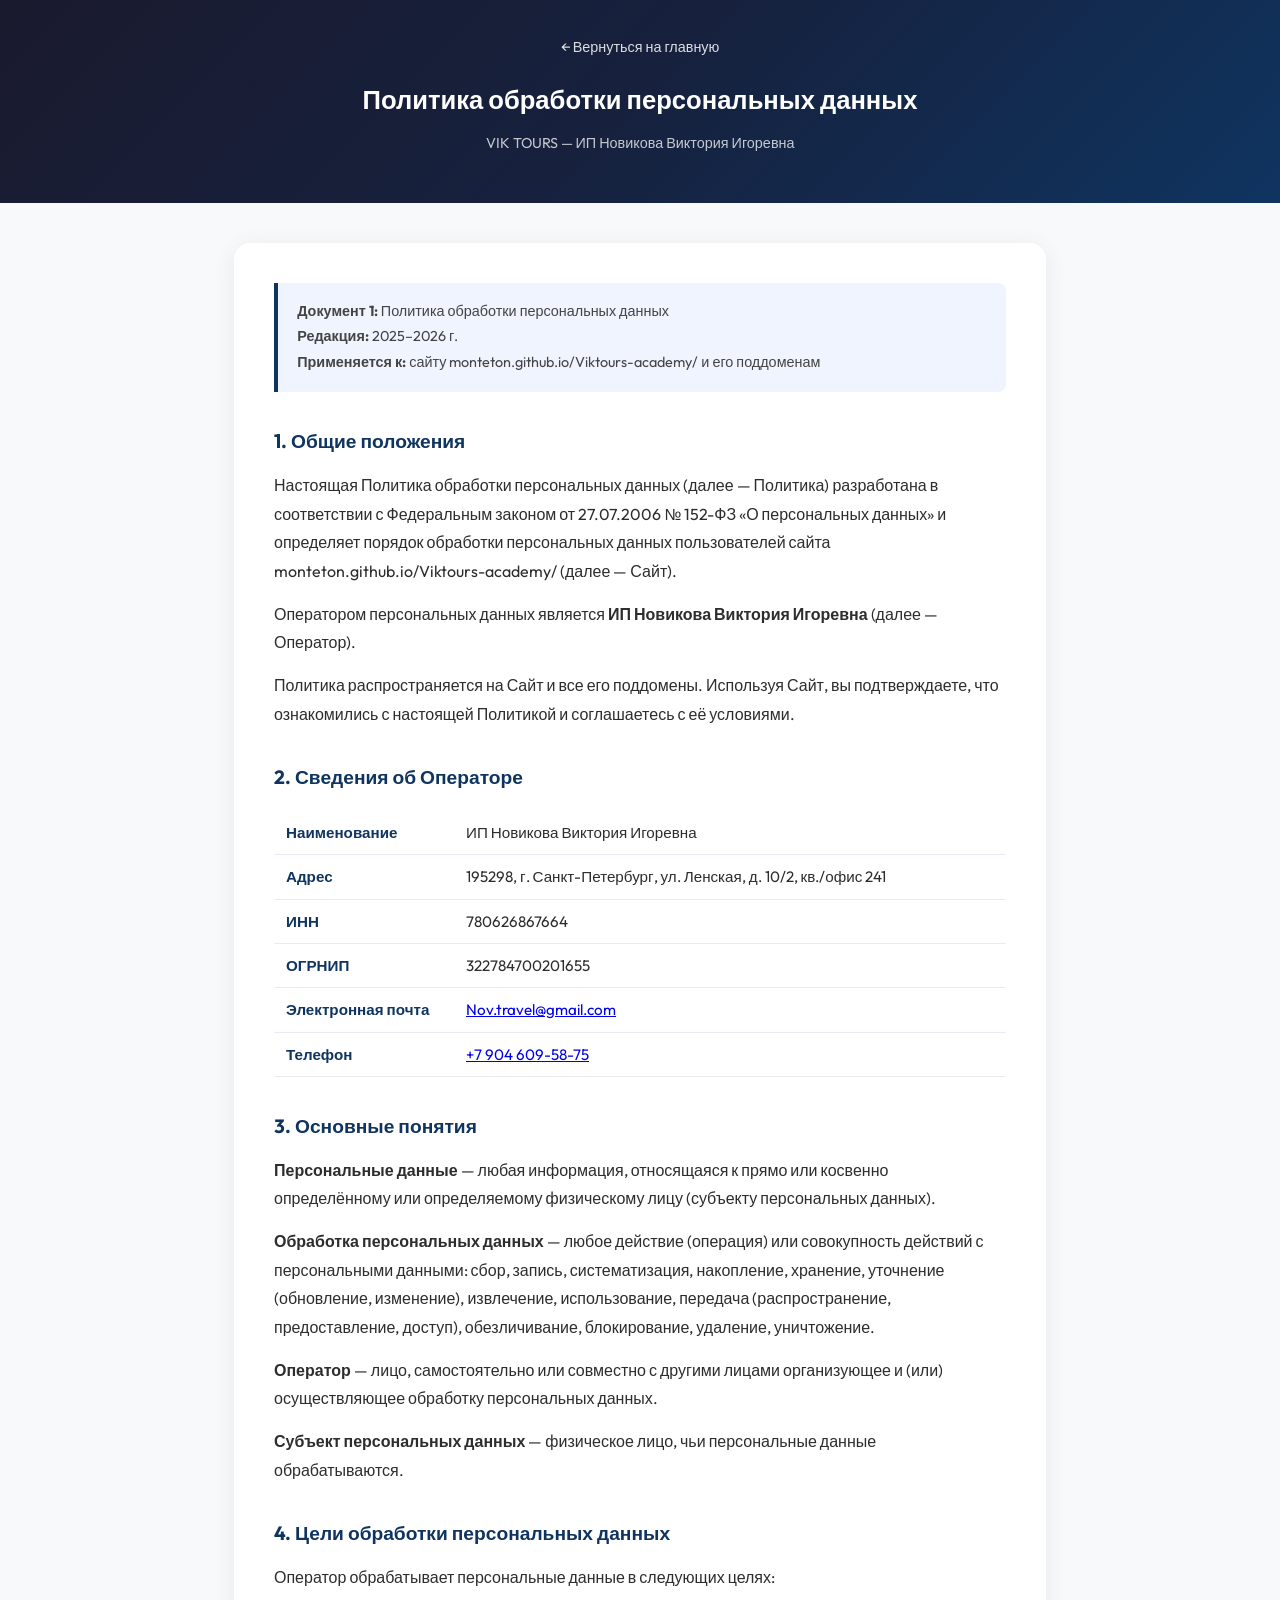
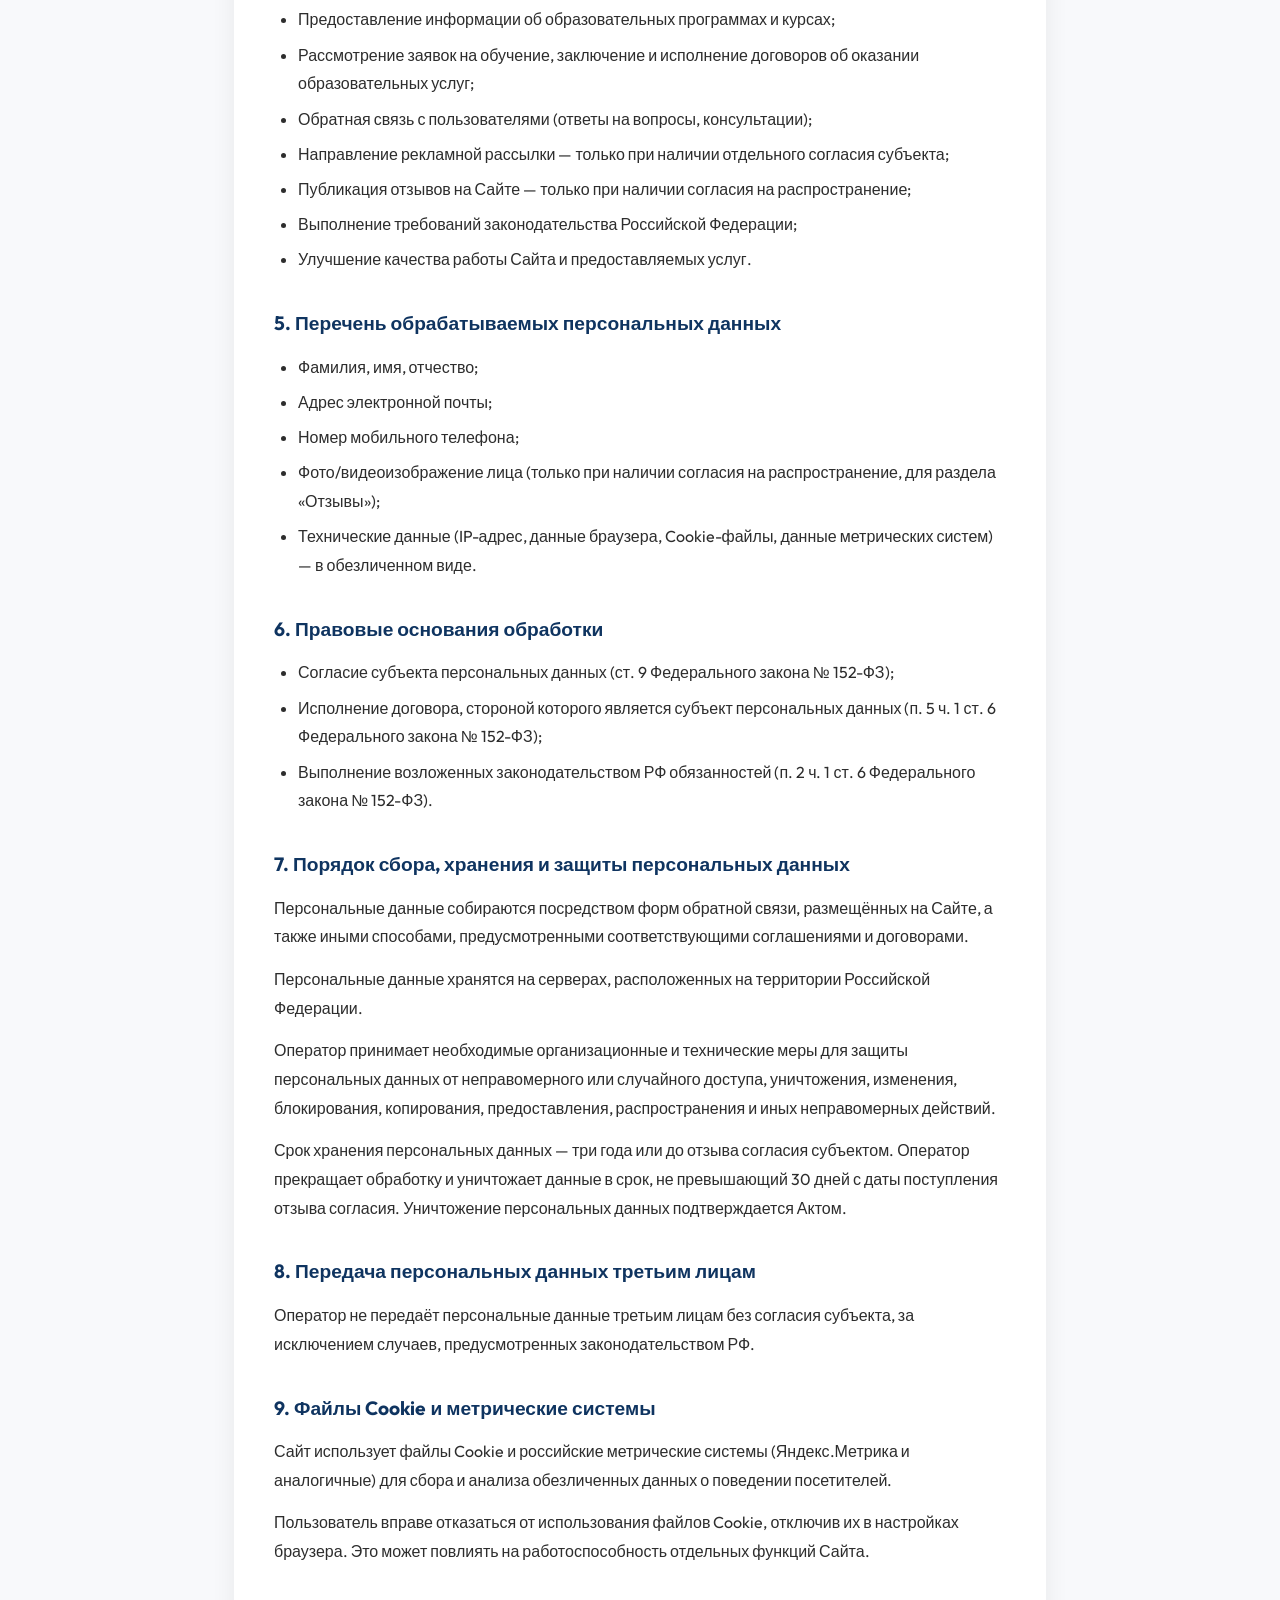
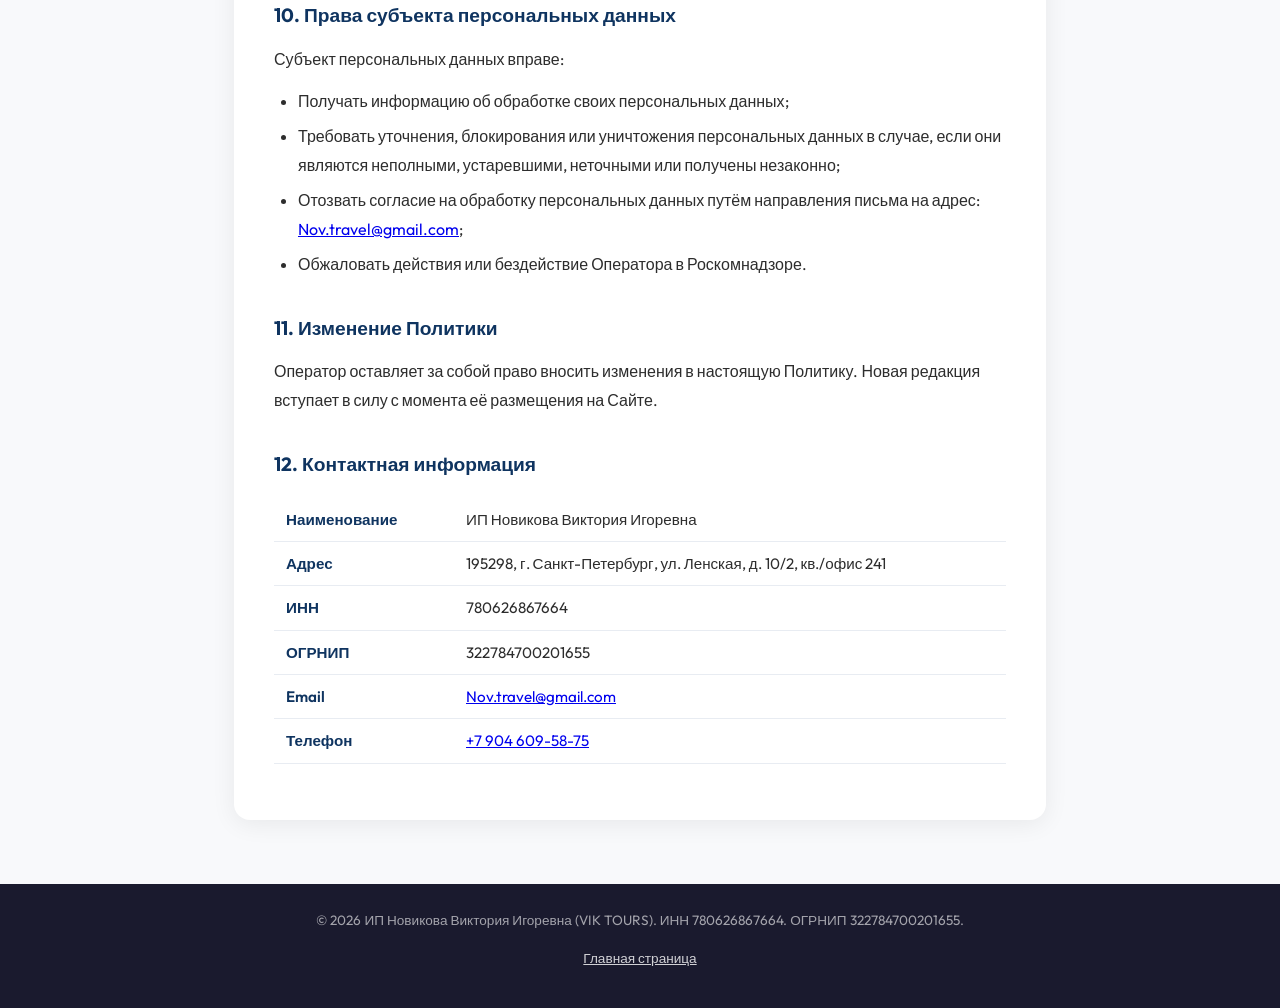
<file: privacy-policy.html>
<!DOCTYPE html>
<html lang="ru">
<head>
    <meta charset="UTF-8">
    <meta name="viewport" content="width=device-width, initial-scale=1.0">
    <title>Политика обработки персональных данных — VIK TOURS</title>
    <meta name="description" content="Политика обработки персональных данных ИП Новикова Виктория Игоревна (VIK TOURS)">
    <link rel="preconnect" href="https://fonts.googleapis.com">
    <link rel="preconnect" href="https://fonts.gstatic.com" crossorigin>
    <link href="https://fonts.googleapis.com/css2?family=Outfit:wght@300;400;500;600;700&display=swap" rel="stylesheet">
    <style>
        *, *::before, *::after { box-sizing: border-box; margin: 0; padding: 0; }
        body { font-family: 'Outfit', sans-serif; font-size: 16px; line-height: 1.8; color: #2d2d2d; background: #f8f9fb; }
        header { background: linear-gradient(135deg, #1a1a2e 0%, #16213e 50%, #0f3460 100%); color: white; padding: 2rem 1.5rem; text-align: center; }
        header h1 { font-size: 1.6rem; font-weight: 700; margin-bottom: 0.5rem; }
        header p { font-size: 0.9rem; opacity: 0.75; }
        .back-link { display: inline-flex; align-items: center; gap: 0.4rem; color: #fff; text-decoration: none; font-size: 0.9rem; margin-bottom: 1rem; opacity: 0.85; transition: opacity 0.2s; }
        .back-link:hover { opacity: 1; }
        .container { max-width: 860px; margin: 0 auto; padding: 2.5rem 1.5rem 4rem; }
        .doc-card { background: #fff; border-radius: 16px; padding: 2.5rem; box-shadow: 0 4px 24px rgba(0,0,0,0.07); }
        h2 { font-size: 1.2rem; font-weight: 700; margin: 2rem 0 0.75rem; color: #0f3460; }
        h3 { font-size: 1rem; font-weight: 600; margin: 1.5rem 0 0.5rem; color: #16213e; }
        p { margin-bottom: 0.85rem; }
        ul, ol { margin: 0.5rem 0 1rem 1.5rem; }
        li { margin-bottom: 0.4rem; }
        .doc-meta { background: #f0f4ff; border-left: 4px solid #0f3460; padding: 1rem 1.2rem; border-radius: 0 8px 8px 0; margin-bottom: 2rem; font-size: 0.9rem; color: #444; }
        .requisites-table { width: 100%; border-collapse: collapse; margin: 1rem 0; font-size: 0.95rem; }
        .requisites-table td { padding: 0.5rem 0.75rem; border-bottom: 1px solid #e8ecf2; }
        .requisites-table td:first-child { font-weight: 600; color: #0f3460; width: 180px; }
        footer { background: #1a1a2e; color: rgba(255,255,255,0.6); text-align: center; padding: 1.5rem; font-size: 0.85rem; }
        footer a { color: rgba(255,255,255,0.8); text-decoration: underline; }
    </style>
</head>
<body>
<header>
    <a class="back-link" href="index.html">← Вернуться на главную</a>
    <h1>Политика обработки персональных данных</h1>
    <p>VIK TOURS — ИП Новикова Виктория Игоревна</p>
</header>
<div class="container">
    <div class="doc-card">
        <div class="doc-meta">
            <strong>Документ 1:</strong> Политика обработки персональных данных<br>
            <strong>Редакция:</strong> 2025–2026 г.<br>
            <strong>Применяется к:</strong> сайту monteton.github.io/Viktours-academy/ и его поддоменам
        </div>

        <h2>1. Общие положения</h2>
        <p>Настоящая Политика обработки персональных данных (далее — Политика) разработана в соответствии с Федеральным законом от 27.07.2006 № 152-ФЗ «О персональных данных» и определяет порядок обработки персональных данных пользователей сайта monteton.github.io/Viktours-academy/ (далее — Сайт).</p>
        <p>Оператором персональных данных является <strong>ИП Новикова Виктория Игоревна</strong> (далее — Оператор).</p>
        <p>Политика распространяется на Сайт и все его поддомены. Используя Сайт, вы подтверждаете, что ознакомились с настоящей Политикой и соглашаетесь с её условиями.</p>

        <h2>2. Сведения об Операторе</h2>
        <table class="requisites-table">
            <tr><td>Наименование</td><td>ИП Новикова Виктория Игоревна</td></tr>
            <tr><td>Адрес</td><td>195298, г. Санкт-Петербург, ул. Ленская, д. 10/2, кв./офис 241</td></tr>
            <tr><td>ИНН</td><td>780626867664</td></tr>
            <tr><td>ОГРНИП</td><td>322784700201655</td></tr>
            <tr><td>Электронная почта</td><td><a href="mailto:Nov.travel@gmail.com">Nov.travel@gmail.com</a></td></tr>
            <tr><td>Телефон</td><td><a href="tel:+79046095875">+7 904 609-58-75</a></td></tr>
        </table>

        <h2>3. Основные понятия</h2>
        <p><strong>Персональные данные</strong> — любая информация, относящаяся к прямо или косвенно определённому или определяемому физическому лицу (субъекту персональных данных).</p>
        <p><strong>Обработка персональных данных</strong> — любое действие (операция) или совокупность действий с персональными данными: сбор, запись, систематизация, накопление, хранение, уточнение (обновление, изменение), извлечение, использование, передача (распространение, предоставление, доступ), обезличивание, блокирование, удаление, уничтожение.</p>
        <p><strong>Оператор</strong> — лицо, самостоятельно или совместно с другими лицами организующее и (или) осуществляющее обработку персональных данных.</p>
        <p><strong>Субъект персональных данных</strong> — физическое лицо, чьи персональные данные обрабатываются.</p>

        <h2>4. Цели обработки персональных данных</h2>
        <p>Оператор обрабатывает персональные данные в следующих целях:</p>
        <ul>
            <li>Предоставление информации об образовательных программах и курсах;</li>
            <li>Рассмотрение заявок на обучение, заключение и исполнение договоров об оказании образовательных услуг;</li>
            <li>Обратная связь с пользователями (ответы на вопросы, консультации);</li>
            <li>Направление рекламной рассылки — только при наличии отдельного согласия субъекта;</li>
            <li>Публикация отзывов на Сайте — только при наличии согласия на распространение;</li>
            <li>Выполнение требований законодательства Российской Федерации;</li>
            <li>Улучшение качества работы Сайта и предоставляемых услуг.</li>
        </ul>

        <h2>5. Перечень обрабатываемых персональных данных</h2>
        <ul>
            <li>Фамилия, имя, отчество;</li>
            <li>Адрес электронной почты;</li>
            <li>Номер мобильного телефона;</li>
            <li>Фото/видеоизображение лица (только при наличии согласия на распространение, для раздела «Отзывы»);</li>
            <li>Технические данные (IP-адрес, данные браузера, Cookie-файлы, данные метрических систем) — в обезличенном виде.</li>
        </ul>

        <h2>6. Правовые основания обработки</h2>
        <ul>
            <li>Согласие субъекта персональных данных (ст. 9 Федерального закона № 152-ФЗ);</li>
            <li>Исполнение договора, стороной которого является субъект персональных данных (п. 5 ч. 1 ст. 6 Федерального закона № 152-ФЗ);</li>
            <li>Выполнение возложенных законодательством РФ обязанностей (п. 2 ч. 1 ст. 6 Федерального закона № 152-ФЗ).</li>
        </ul>

        <h2>7. Порядок сбора, хранения и защиты персональных данных</h2>
        <p>Персональные данные собираются посредством форм обратной связи, размещённых на Сайте, а также иными способами, предусмотренными соответствующими соглашениями и договорами.</p>
        <p>Персональные данные хранятся на серверах, расположенных на территории Российской Федерации.</p>
        <p>Оператор принимает необходимые организационные и технические меры для защиты персональных данных от неправомерного или случайного доступа, уничтожения, изменения, блокирования, копирования, предоставления, распространения и иных неправомерных действий.</p>
        <p>Срок хранения персональных данных — три года или до отзыва согласия субъектом. Оператор прекращает обработку и уничтожает данные в срок, не превышающий 30 дней с даты поступления отзыва согласия. Уничтожение персональных данных подтверждается Актом.</p>

        <h2>8. Передача персональных данных третьим лицам</h2>
        <p>Оператор не передаёт персональные данные третьим лицам без согласия субъекта, за исключением случаев, предусмотренных законодательством РФ.</p>

        <h2>9. Файлы Cookie и метрические системы</h2>
        <p>Сайт использует файлы Cookie и российские метрические системы (Яндекс.Метрика и аналогичные) для сбора и анализа обезличенных данных о поведении посетителей.</p>
        <p>Пользователь вправе отказаться от использования файлов Cookie, отключив их в настройках браузера. Это может повлиять на работоспособность отдельных функций Сайта.</p>

        <h2>10. Права субъекта персональных данных</h2>
        <p>Субъект персональных данных вправе:</p>
        <ul>
            <li>Получать информацию об обработке своих персональных данных;</li>
            <li>Требовать уточнения, блокирования или уничтожения персональных данных в случае, если они являются неполными, устаревшими, неточными или получены незаконно;</li>
            <li>Отозвать согласие на обработку персональных данных путём направления письма на адрес: <a href="mailto:Nov.travel@gmail.com">Nov.travel@gmail.com</a>;</li>
            <li>Обжаловать действия или бездействие Оператора в Роскомнадзоре.</li>
        </ul>

        <h2>11. Изменение Политики</h2>
        <p>Оператор оставляет за собой право вносить изменения в настоящую Политику. Новая редакция вступает в силу с момента её размещения на Сайте.</p>

        <h2>12. Контактная информация</h2>
        <table class="requisites-table">
            <tr><td>Наименование</td><td>ИП Новикова Виктория Игоревна</td></tr>
            <tr><td>Адрес</td><td>195298, г. Санкт-Петербург, ул. Ленская, д. 10/2, кв./офис 241</td></tr>
            <tr><td>ИНН</td><td>780626867664</td></tr>
            <tr><td>ОГРНИП</td><td>322784700201655</td></tr>
            <tr><td>Email</td><td><a href="mailto:Nov.travel@gmail.com">Nov.travel@gmail.com</a></td></tr>
            <tr><td>Телефон</td><td><a href="tel:+79046095875">+7 904 609-58-75</a></td></tr>
        </table>
    </div>
</div>
<footer>
    <p>© 2026 ИП Новикова Виктория Игоревна (VIK TOURS). ИНН 780626867664. ОГРНИП 322784700201655.</p>
    <p style="margin-top:0.5rem;"><a href="index.html">Главная страница</a></p>
</footer>
</body>
</html>
</file>
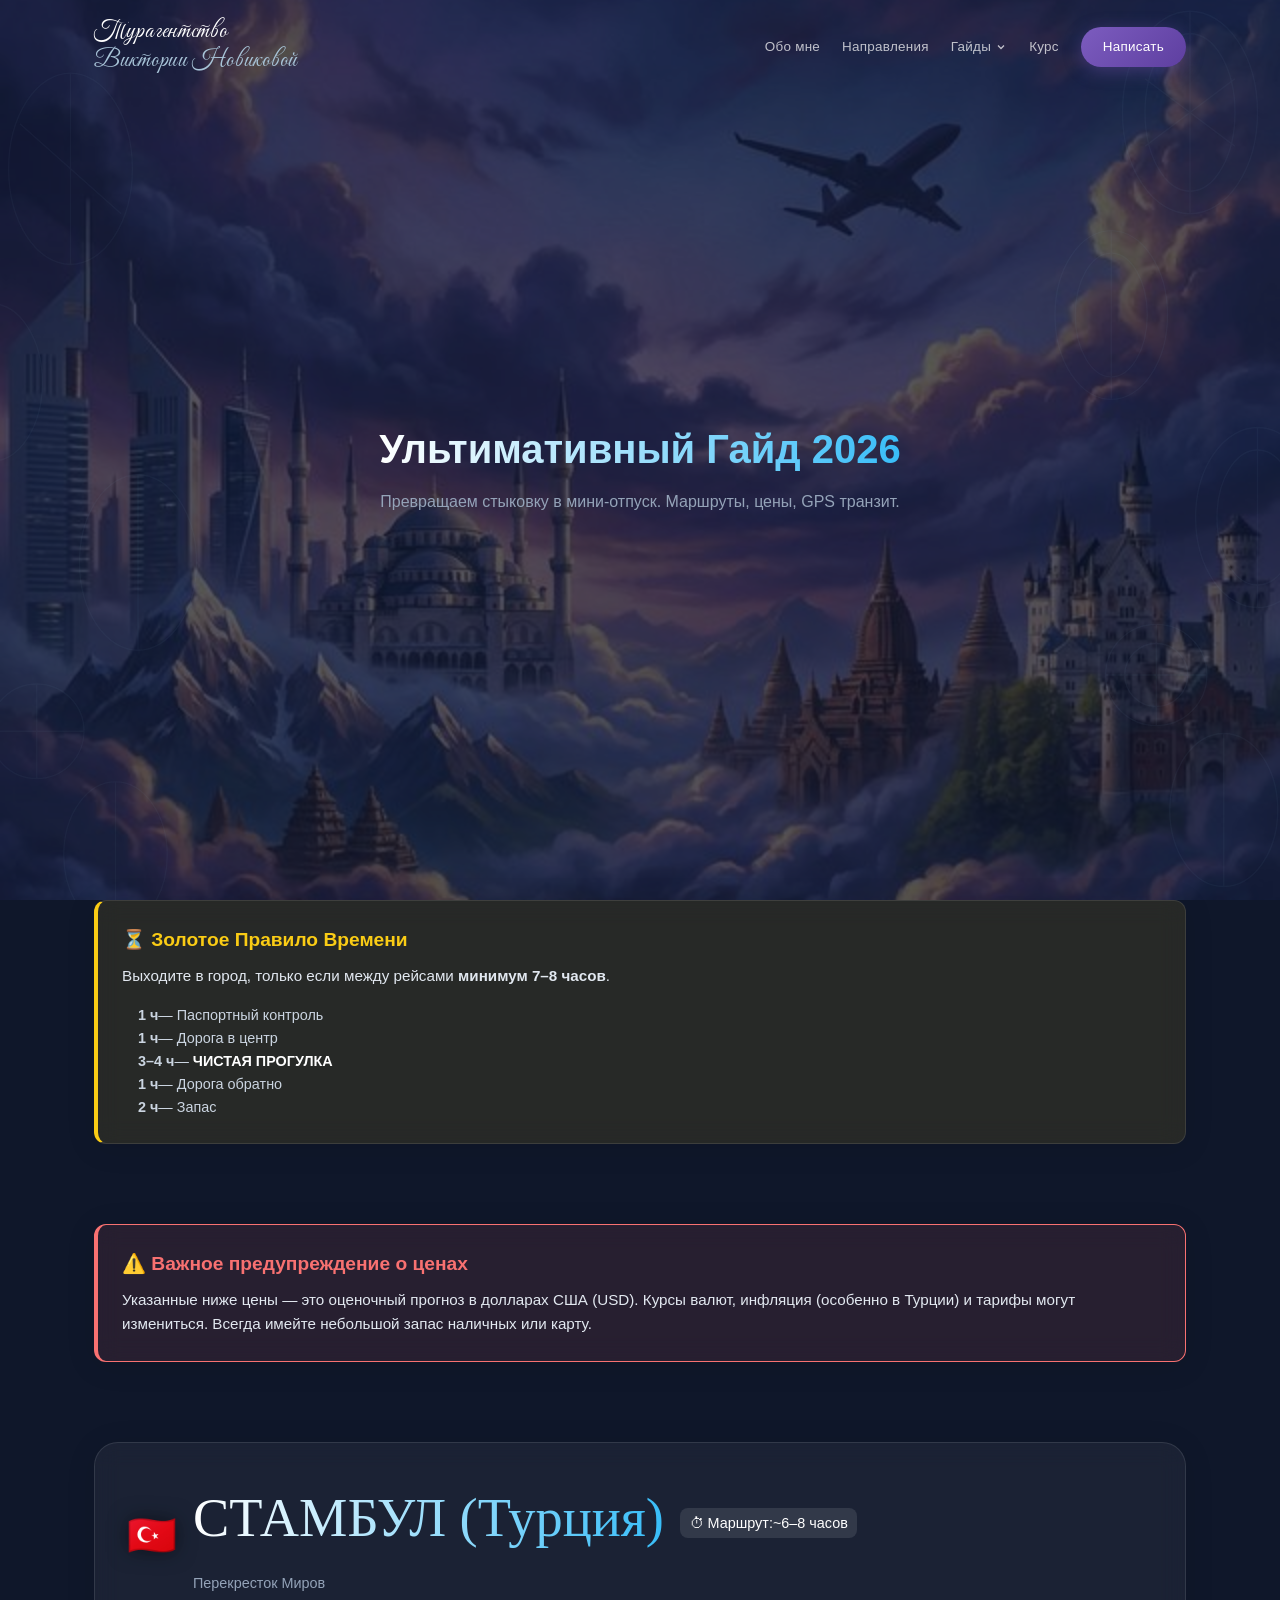
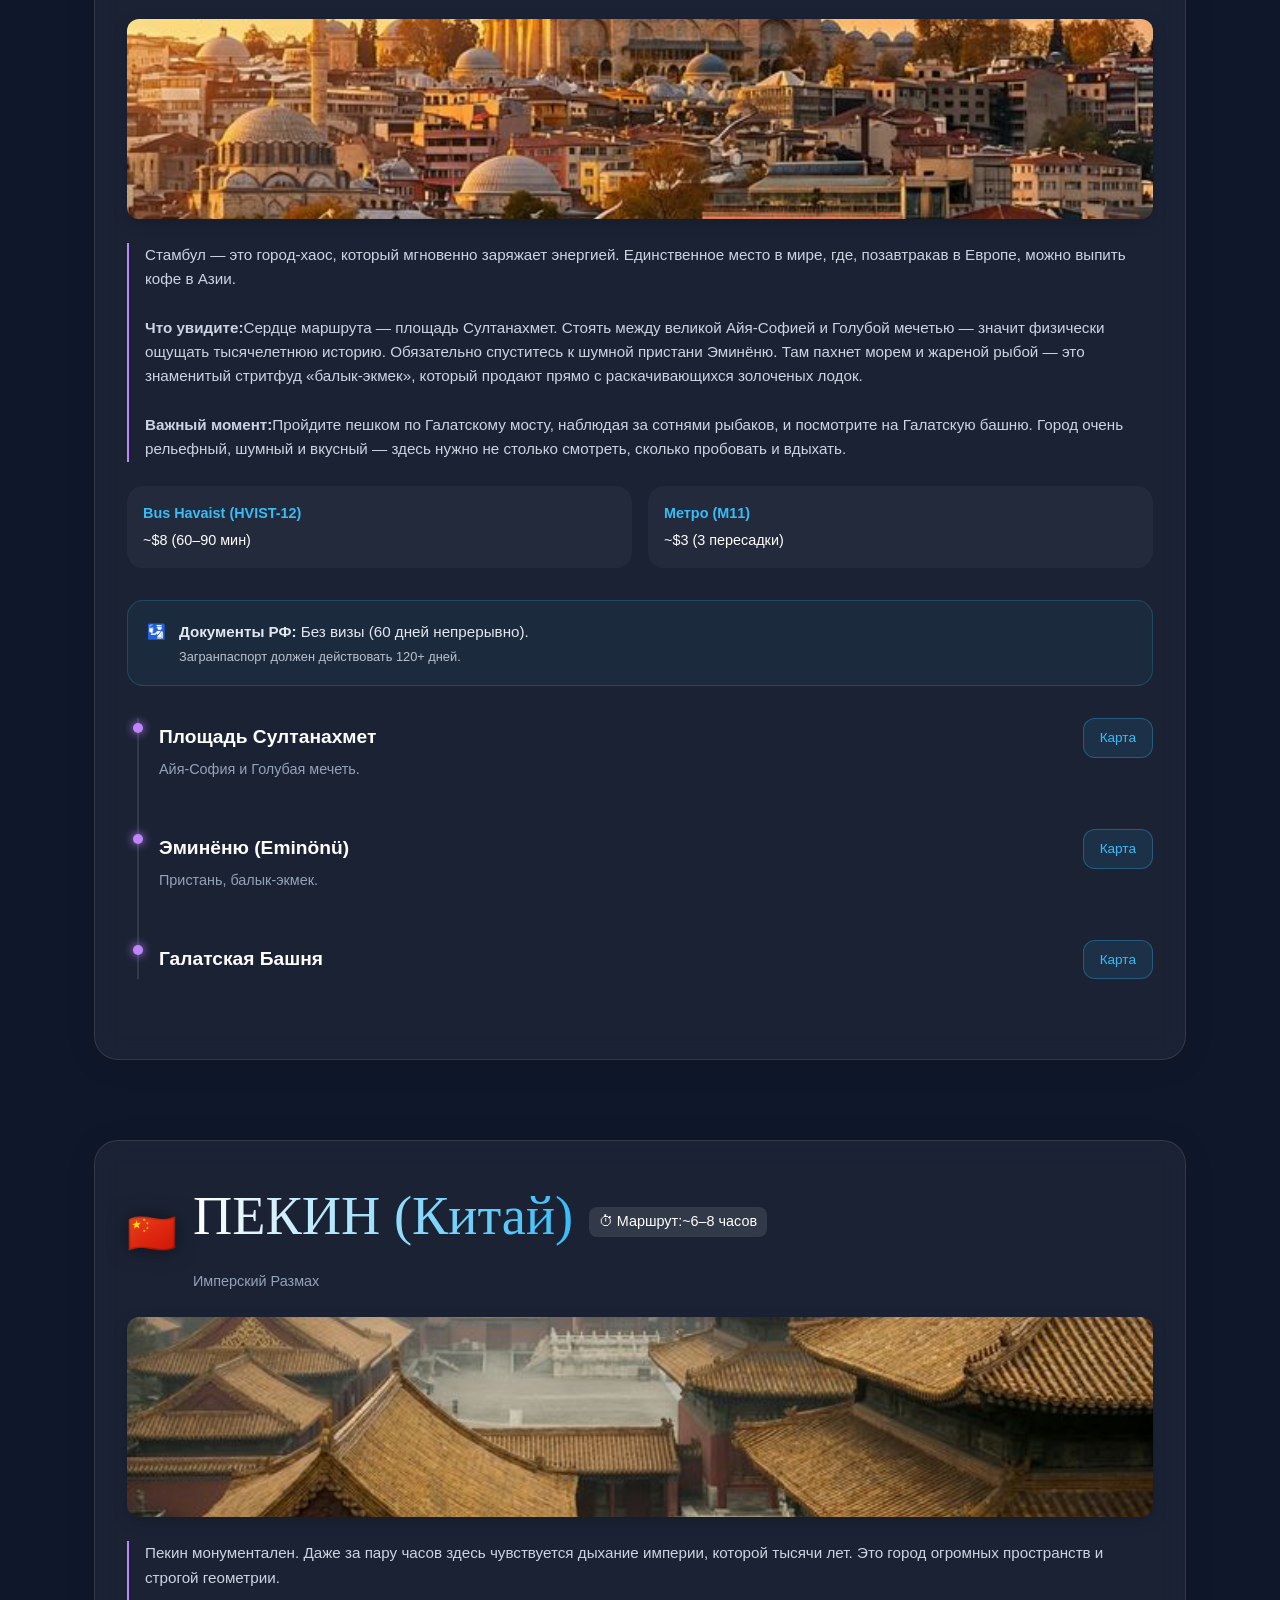
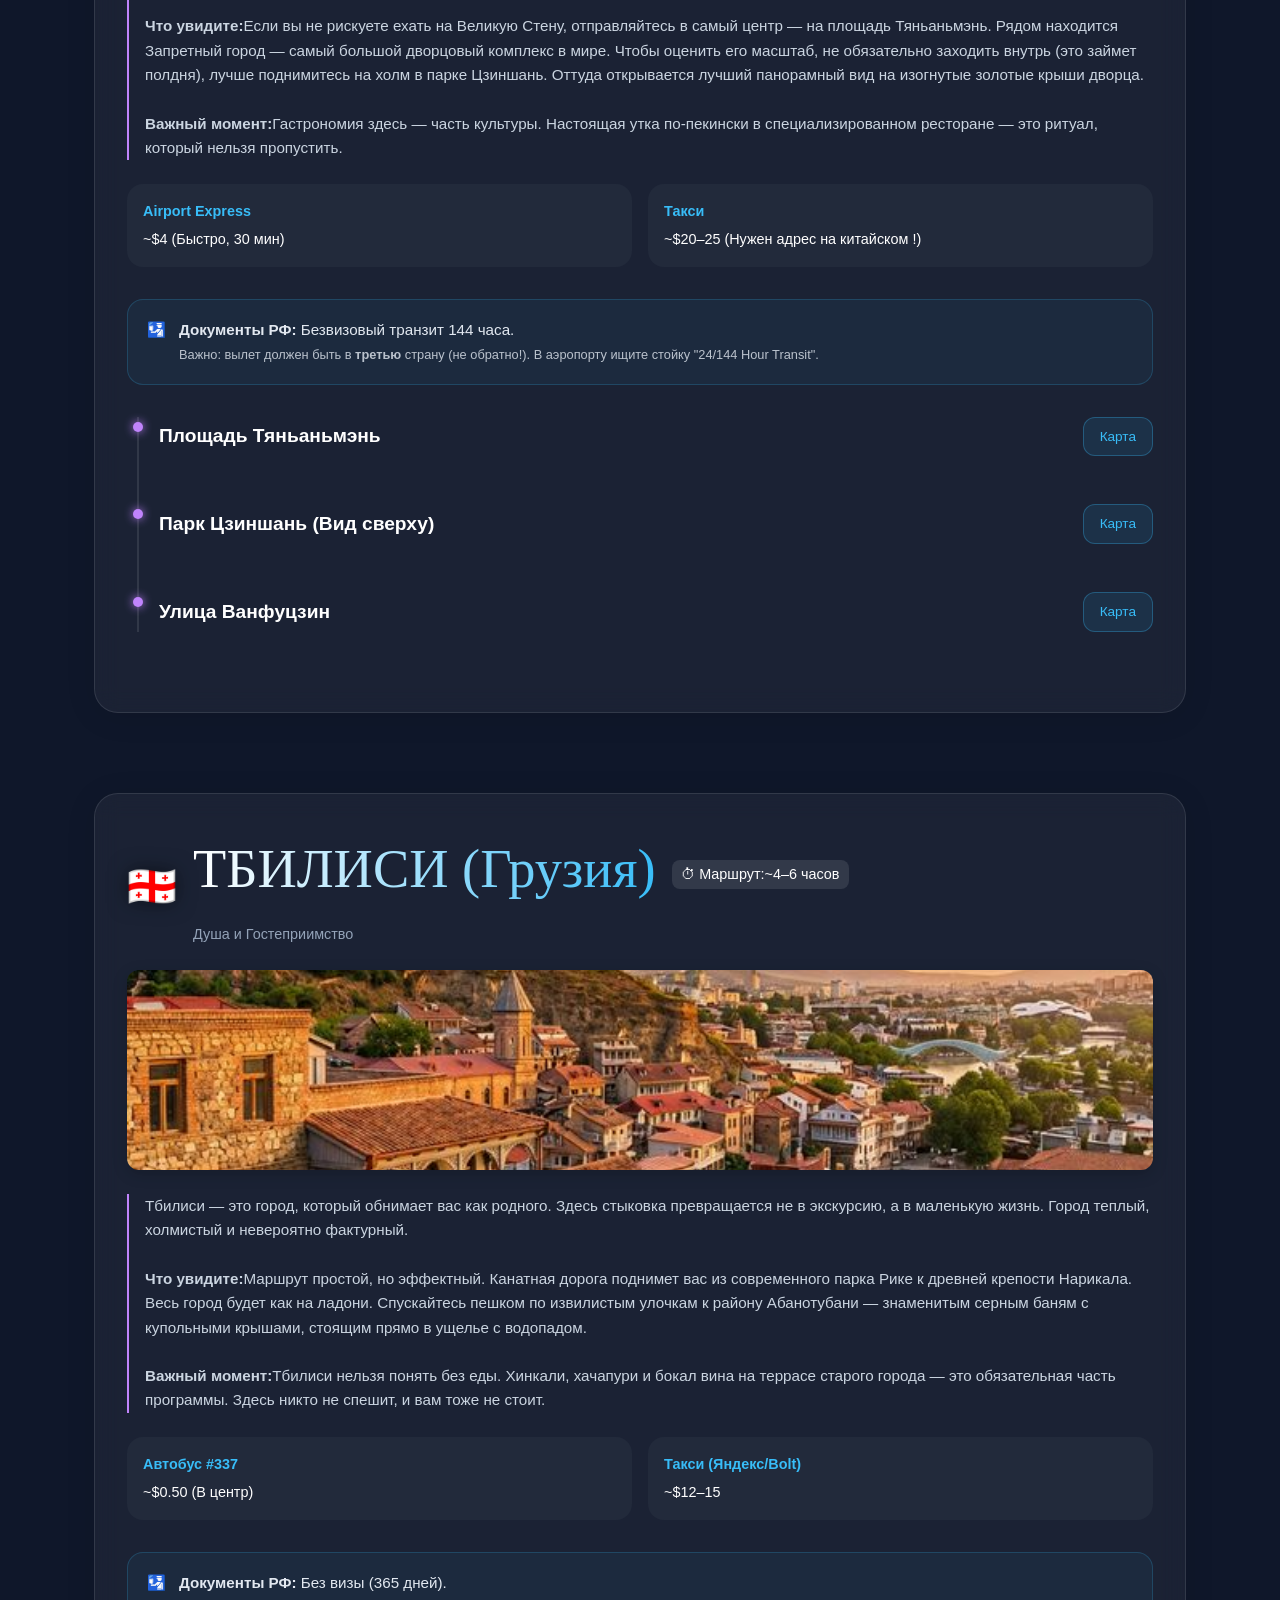
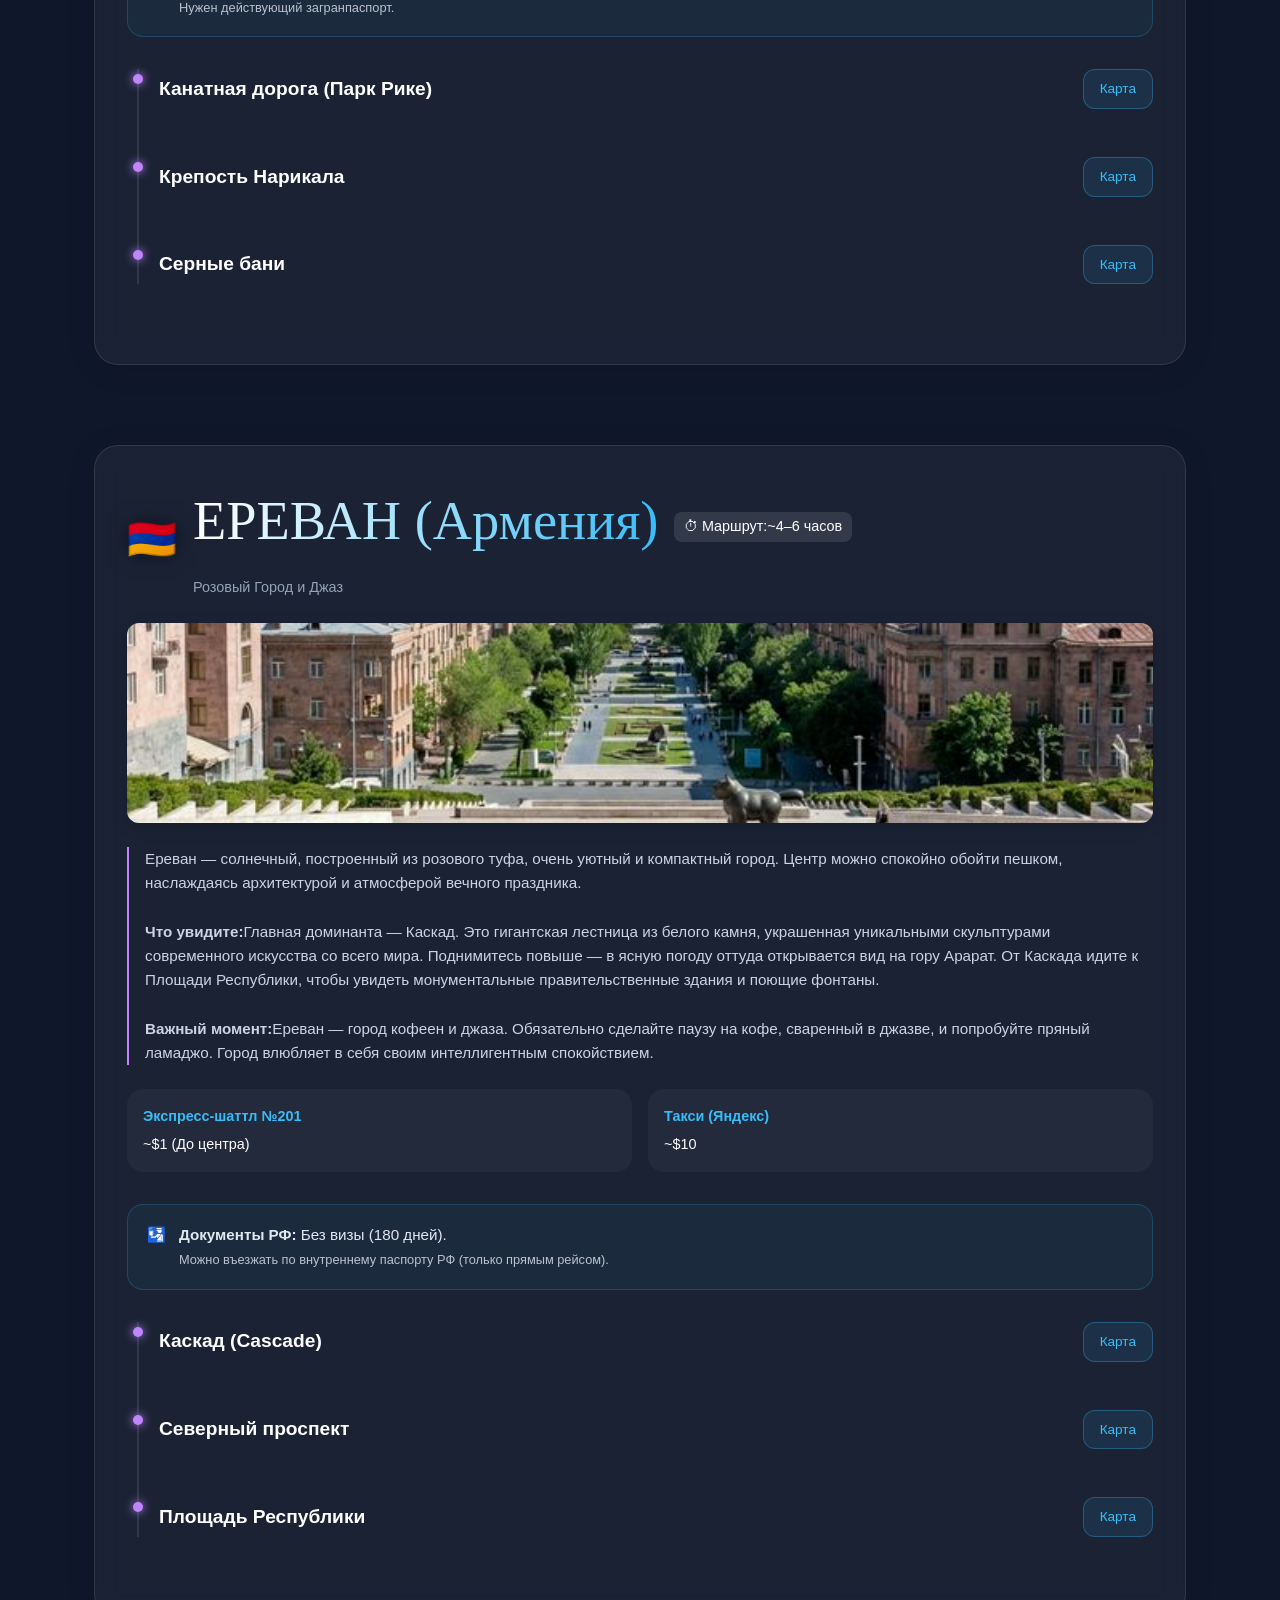
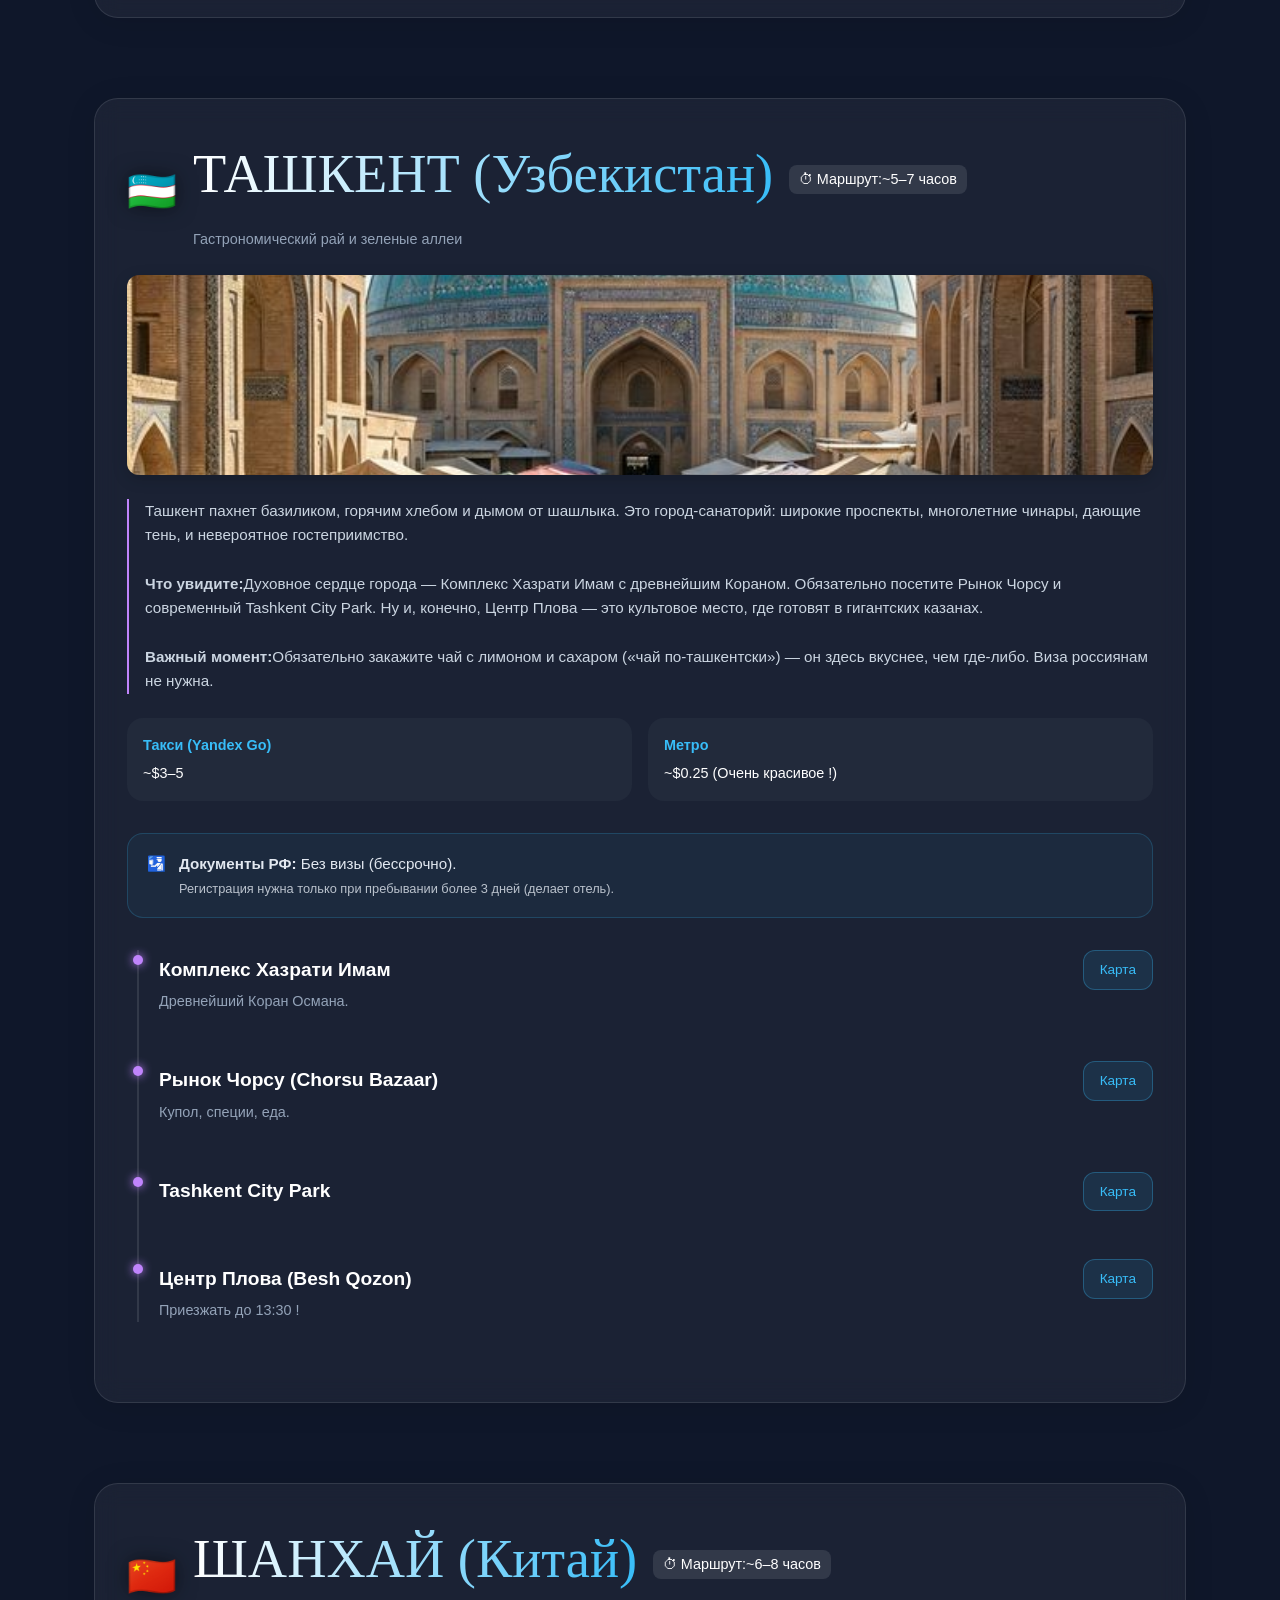
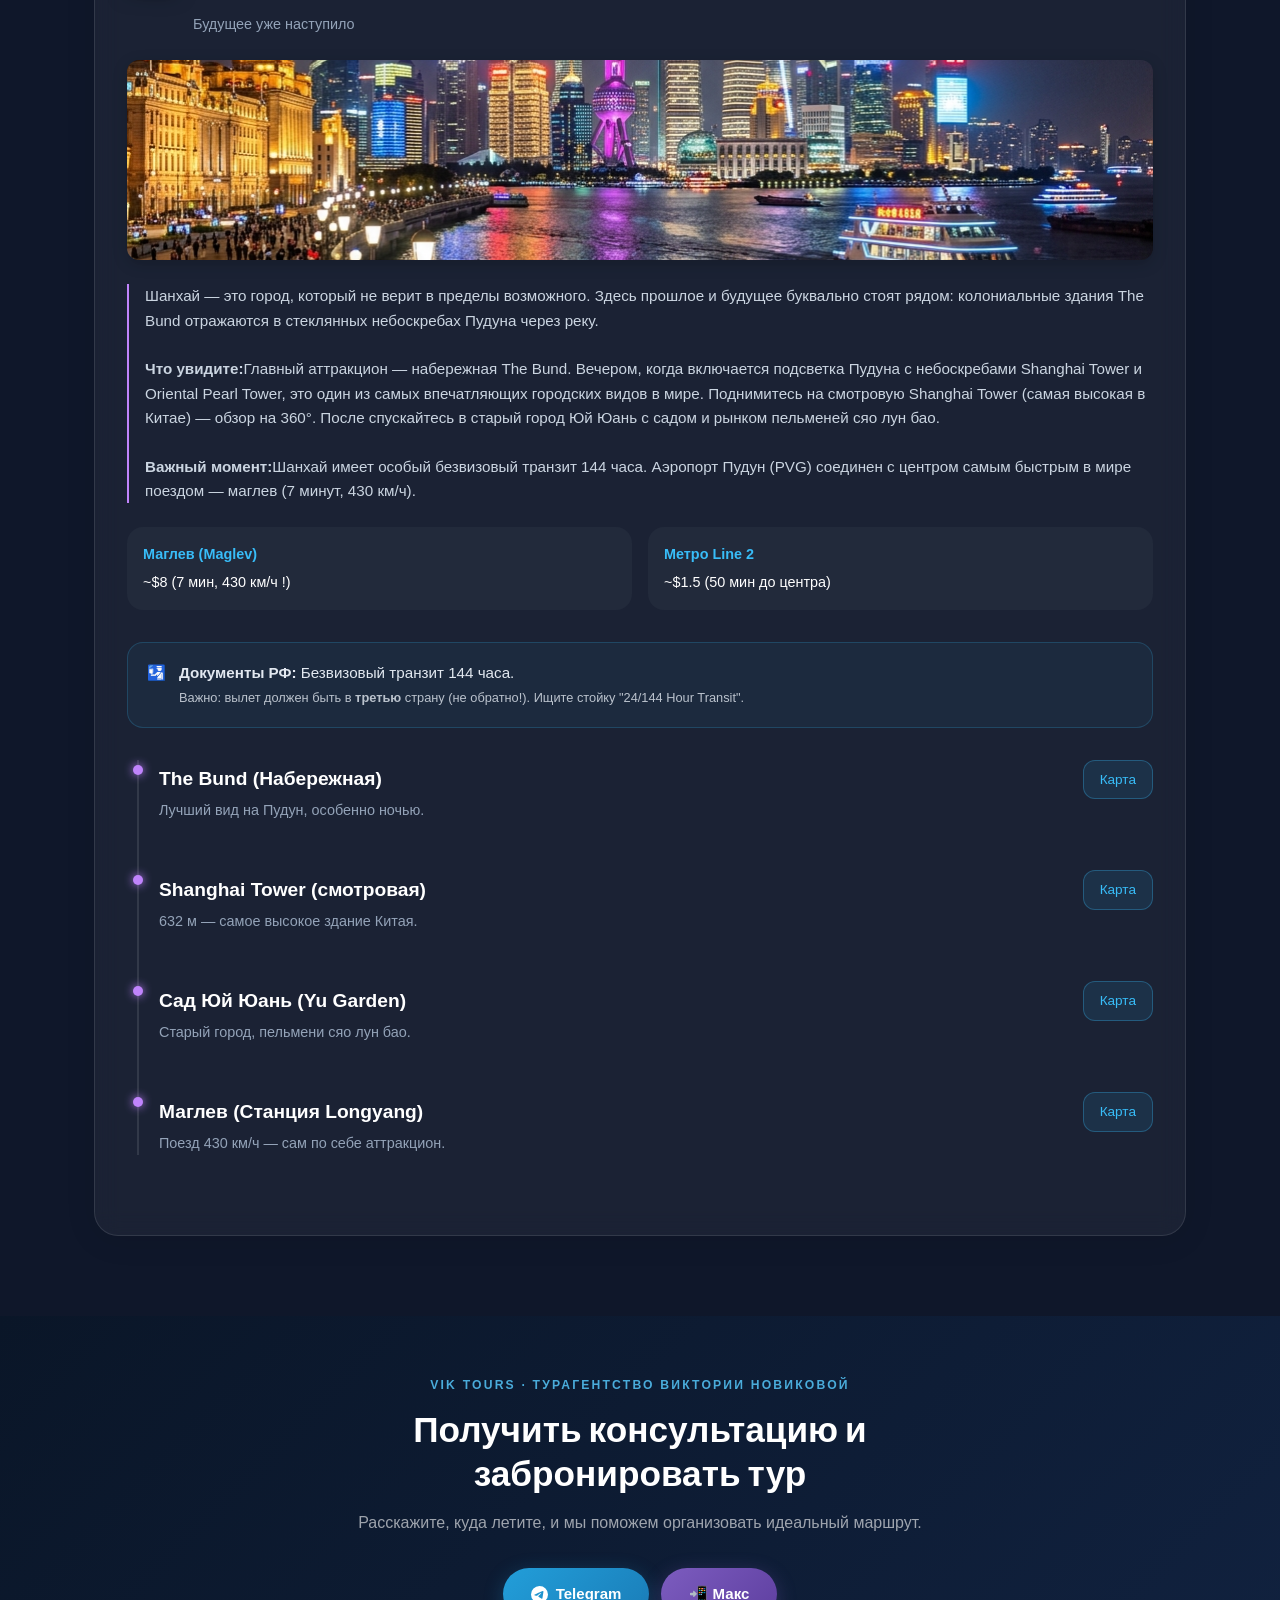
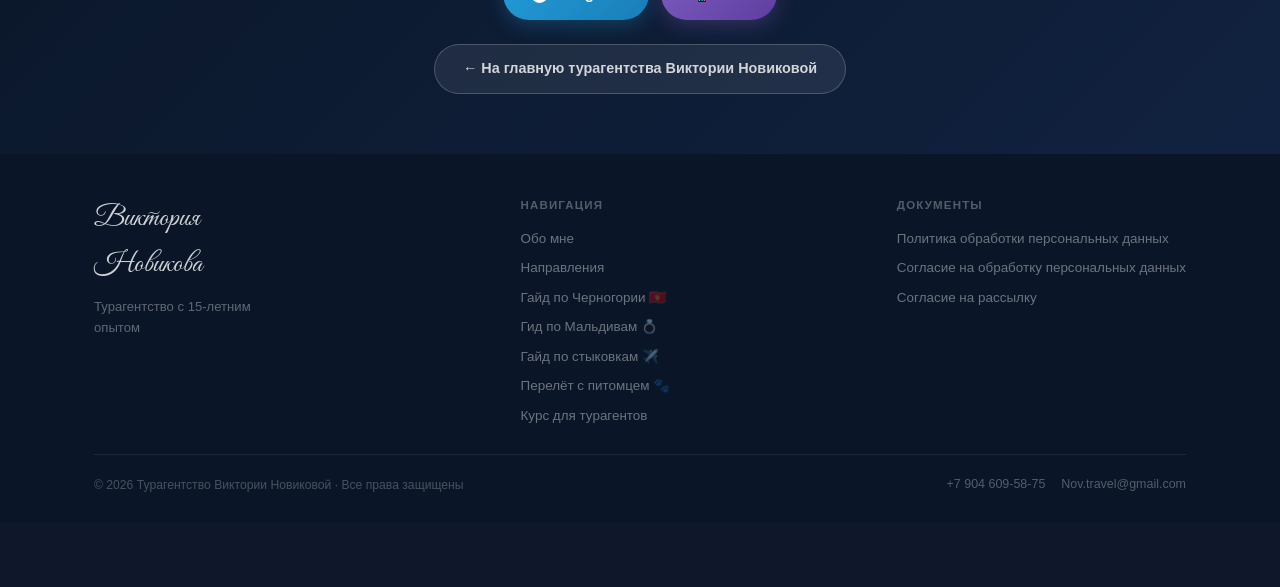
<file: transit_guide.html>
<!DOCTYPE html>
<html lang="ru">

<head>
    <meta charset="UTF-8">
    <meta name="viewport" content="width=device-width, initial-scale=1.0">
    <title>Гайд по Стыковкам 2026</title>
    <link href="https://fonts.googleapis.com/css2?family=Outfit:wght@300;400;500;700;900&display=swap" rel="stylesheet">
    <link href="https://fonts.googleapis.com/css2?family=Great+Vibes&family=Playfair+Display:wght@400;700&display=swap" rel="stylesheet">
    <link rel="stylesheet" href="transit_style.css">
    <link rel="stylesheet" href="style.css">
    <style>
        body {
            padding-bottom: 4rem;
            /* For footer space */
            background: #0f172a;
            min-height: 100vh;
            color: white;
            position: relative;
        }

        .background-container {
            position: fixed;
            top: 0;
            left: 0;
            width: 100%;
            height: 100%;
            z-index: -1;
        }

        .bg-image {
            width: 100%;
            height: 100%;
            object-fit: cover;
            opacity: 0.3;
            /* Darker for readability */
        }

        .hero {
            text-align: center;
            padding: 4rem 1rem 2rem;
            animation: fadeIn 1s ease-out;
        }

        .hero h1 {
            font-size: 2.5rem;
            margin-bottom: 0.5rem;
            background: linear-gradient(to right, #fff, #38bdf8);
            -webkit-background-clip: text;
            background-clip: text;
            -webkit-text-fill-color: transparent;
        }

        .hero p {
            color: var(--text-secondary);
            max-width: 600px;
            margin: 0 auto;
        }

        .golden-rule {
            border-left: 4px solid #facc15;
            /* Yellow warning */
            background: rgba(250, 204, 21, 0.1);
        }

        .city-section {
            display: flex;
            flex-direction: column;
            gap: 1rem;
            margin-top: 3rem;
        }



        .notification {
            position: fixed;
            bottom: 2rem;
            left: 50%;
            transform: translateX(-50%) translateY(100px);
            background: #10b981;
            color: white;
            padding: 0.8rem 1.5rem;
            border-radius: 50px;
            font-weight: 500;
            box-shadow: 0 10px 30px rgba(0, 0, 0, 0.3);
            transition: transform 0.3s cubic-bezier(0.175, 0.885, 0.32, 1.275);
            z-index: 1000;
        }

        .notification.show {
            transform: translateX(-50%) translateY(0);
        }

        @keyframes fadeIn {
            from {
                opacity: 0;
                transform: translateY(20px);
            }

            to {
                opacity: 1;
                transform: translateY(0);
            }
        }
    </style>
</head>

<body>
<!-- NAV -->
<nav id="nav">
  <div class="container nav-inner">
    <a href="index.html" class="nav-logo">Турагентство<br><em>Виктории Новиковой</em></a>
    <div class="nav-links" id="navLinks">
      <a href="index.html#about">Обо мне</a>
      <a href="index.html#dest">Направления</a>
      <div class="nav-dropdown" id="navDropdown">
        <div class="nav-dropdown-trigger" id="dropTrigger">Гайды <svg viewBox="0 0 24 24" fill="none" stroke="currentColor" stroke-width="2.5"><polyline points="6 9 12 15 18 9"/></svg></div>
        <div class="nav-dropdown-menu">
          <a href="montenegroguide.html"><span class="dd-icon">🇲🇪</span> Гайд по Черногории</a>
          <a href="maldives.html"><span class="dd-icon">💍</span> Мальдивы для свадьбы</a>
          <a href="transit_guide.html"><span class="dd-icon">✈️</span> Гайд по стыковкам</a>
          <a href="pets.html"><span class="dd-icon">🐾</span> Перелёт с питомцем</a>
        </div>
      </div>
      <a href="course.html">Курс</a>
      <a href="index.html#contact" class="nav-btn">Написать</a>
    </div>
    <button class="nav-burger" id="burger" aria-label="Меню"><span></span><span></span><span></span></button>
  </div>
</nav>
    <div class="background-container"><img src="transit_assets/cover.png" alt="" class="bg-image"></div>
    <div class="container">
        <div class="hero">
            <h1>Ультимативный Гайд 2026</h1>
            <p>Превращаем стыковку в мини-отпуск. Маршруты,
                цены,
                GPS транзит.</p>
        </div>
        <div class="glass-card golden-rule" style="border-radius: 12px; padding: 1.5rem;">
            <h3 style="color: #facc15; margin-bottom: 0.5rem;">⏳ Золотое Правило Времени</h3>
            <p style="margin: 0; font-size: 0.95rem; color: #e2e8f0;">Выходите в город,
                только если между рейсами <strong>минимум 7–8 часов</strong>. </p>
            <ul style="margin: 1rem 0 0 1rem; padding: 0; font-size: 0.9rem; color: #cbd5e1;">
                <li><strong>1 ч</strong>— Паспортный контроль</li>
                <li><strong>1 ч</strong>— Дорога в центр</li>
                <li><strong>3–4 ч</strong>— <span style="color: #fff; font-weight: 700;">ЧИСТАЯ ПРОГУЛКА</span></li>
                <li><strong>1 ч</strong>— Дорога обратно</li>
                <li><strong>2 ч</strong>— Запас</li>
            </ul>
        </div>
        <div class="glass-card golden-rule"
            style="border-radius: 12px; padding: 1.5rem; border-color: #f87171; background: rgba(248, 113, 113, 0.1);">
            <h3 style="color: #f87171; margin-bottom: 0.5rem;">⚠️ Важное предупреждение о ценах</h3>
            <p style="margin: 0; font-size: 0.95rem; color: #e2e8f0;">Указанные ниже цены — это оценочный прогноз в
                долларах США (USD). Курсы валют,
                инфляция (особенно в Турции) и тарифы могут измениться. Всегда имейте небольшой запас наличных или
                карту. </p>
        </div>

        <!-- ISTANBUL -->
        <div class="glass-card">
            <div class="city-header"><span class="flag">🇹🇷</span>
                <div>
                    <div style="display: flex; align-items: center; gap: 1rem;">
                        <div class="section-title">СТАМБУЛ (Турция)</div><span
                            style="font-size: 0.9rem; background: rgba(255,255,255,0.1); padding: 0.2rem 0.6rem; border-radius: 8px;">⏱
                            Маршрут:~6–8 часов</span>
                    </div>
                    <div style="font-size: 0.9rem; color: var(--text-secondary);">Перекресток Миров</div>
                </div>
            </div><img src="transit_assets/istanbul.png" alt="Istanbul Landmark" class="city-image">
            <div class="description-block">Стамбул — это город-хаос,
                который мгновенно заряжает энергией. Единственное место в мире,
                где,
                позавтракав в Европе,
                можно выпить кофе в Азии. <br><br><strong>Что увидите:</strong>Сердце маршрута — площадь
                Султанахмет. Стоять между великой Айя-Софией и Голубой мечетью — значит физически ощущать
                тысячелетнюю историю. Обязательно спуститесь к шумной пристани Эминёню. Там пахнет морем и
                жареной рыбой — это знаменитый стритфуд «балык-экмек»,
                который продают прямо с раскачивающихся золоченых лодок. <br><br><strong>Важный
                    момент:</strong>Пройдите пешком по Галатскому мосту,
                наблюдая за сотнями рыбаков,
                и посмотрите на Галатскую башню. Город очень рельефный,
                шумный и вкусный — здесь нужно не столько смотреть,
                сколько пробовать и вдыхать. </div>
            <div class="transport-grid">
                <div class="transport-item"><strong>Bus Havaist (HVIST-12)</strong>~$8 (60–90 мин) </div>
                <div class="transport-item"><strong>Метро (M11)</strong>~$3 (3 пересадки) </div>
            </div>
            <div class="visa-info">
                <span>🛂</span>
                <div>
                    <strong>Документы РФ:</strong> Без визы (60 дней непрерывно).
                    <div style="font-size: 0.8rem; opacity: 0.8; margin-top: 0.2rem;">Загранпаспорт должен
                        действовать 120+ дней.</div>
                </div>
            </div>
            <div class="timeline">
                <div class="timeline-item">
                    <div style="display: flex; justify-content: space-between; align-items: center;">
                        <h3>Площадь Султанахмет</h3><a
                            href="https://www.google.com/maps/search/?api=1&query=41.0059,28.9778" class="btn-map"
                            target="_blank">Карта</a>
                    </div>
                    <p style="font-size: 0.9rem; color: #94a3b8;">Айя-София и Голубая мечеть.</p>
                </div>
                <div class="timeline-item">
                    <div style="display: flex; justify-content: space-between; align-items: center;">
                        <h3>Эминёню (Eminönü)</h3><a
                            href="https://www.google.com/maps/search/?api=1&query=41.0186,28.9723" class="btn-map"
                            target="_blank">Карта</a>
                    </div>
                    <p style="font-size: 0.9rem; color: #94a3b8;">Пристань,
                        балык-экмек.</p>
                </div>
                <div class="timeline-item">
                    <div style="display: flex; justify-content: space-between; align-items: center;">
                        <h3>Галатская Башня</h3><a
                            href="https://www.google.com/maps/search/?api=1&query=41.0256,28.9741" class="btn-map"
                            target="_blank">Карта</a>
                    </div>
                </div>
            </div>
        </div>

        <!-- BEIJING -->
        <div class="glass-card">
            <div class="city-header"><span class="flag">🇨🇳</span>
                <div>
                    <div style="display: flex; align-items: center; gap: 1rem;">
                        <div class="section-title">ПЕКИН (Китай)</div><span
                            style="font-size: 0.9rem; background: rgba(255,255,255,0.1); padding: 0.2rem 0.6rem; border-radius: 8px;">⏱
                            Маршрут:~6–8 часов</span>
                    </div>
                    <div style="font-size: 0.9rem; color: var(--text-secondary);">Имперский Размах
                    </div>
                </div>
            </div><img src="transit_assets/beijing.png" alt="Beijing Landmark" class="city-image">
            <div class="description-block">Пекин монументален. Даже за пару часов здесь чувствуется
                дыхание империи,
                которой тысячи лет. Это город огромных пространств и строгой геометрии.
                <br><br><strong>Что увидите:</strong>Если вы не рискуете ехать на Великую Стену,
                отправляйтесь в самый центр — на площадь Тяньаньмэнь. Рядом находится Запретный
                город — самый большой дворцовый комплекс в мире. Чтобы оценить его масштаб,
                не обязательно заходить внутрь (это займет полдня),
                лучше поднимитесь на холм в парке Цзиншань. Оттуда открывается лучший панорамный вид
                на изогнутые золотые крыши дворца. <br><br><strong>Важный
                    момент:</strong>Гастрономия здесь — часть культуры. Настоящая утка по-пекински в
                специализированном ресторане — это ритуал,
                который нельзя пропустить.
            </div>
            <div class="transport-grid">
                <div class="transport-item"><strong>Airport Express</strong>~$4 (Быстро, 30 мин)
                </div>
                <div class="transport-item"><strong>Такси</strong>~$20–25 (Нужен адрес на китайском
                    !) </div>
            </div>
            <div class="visa-info">
                <span>🛂</span>
                <div>
                    <strong>Документы РФ:</strong> Безвизовый транзит 144 часа.
                    <div style="font-size: 0.8rem; opacity: 0.8; margin-top: 0.2rem;">Важно: вылет
                        должен быть в <strong>третью</strong> страну (не обратно!). В аэропорту
                        ищите стойку "24/144 Hour Transit".</div>
                </div>
            </div>
            <div class="timeline">
                <div class="timeline-item">
                    <div style="display: flex; justify-content: space-between; align-items: center;">
                        <h3>Площадь Тяньаньмэнь</h3><a
                            href="https://www.google.com/maps/search/?api=1&query=39.9055,116.3976" class="btn-map"
                            target="_blank">Карта</a>
                    </div>
                </div>
                <div class="timeline-item">
                    <div style="display: flex; justify-content: space-between; align-items: center;">
                        <h3>Парк Цзиншань (Вид сверху)</h3><a
                            href="https://www.google.com/maps/search/?api=1&query=39.9242,116.3965" class="btn-map"
                            target="_blank">Карта</a>
                    </div>
                </div>
                <div class="timeline-item">
                    <div style="display: flex; justify-content: space-between; align-items: center;">
                        <h3>Улица Ванфуцзин</h3><a
                            href="https://www.google.com/maps/search/?api=1&query=39.9110,116.4111" class="btn-map"
                            target="_blank">Карта</a>
                    </div>
                </div>
            </div>
        </div>
        <!-- TBILISI -->
        <div class="glass-card">
            <div class="city-header"><span class="flag">🇬🇪</span>
                <div>
                    <div style="display: flex; align-items: center; gap: 1rem;">
                        <div class="section-title">ТБИЛИСИ (Грузия)</div><span
                            style="font-size: 0.9rem; background: rgba(255,255,255,0.1); padding: 0.2rem 0.6rem; border-radius: 8px;">⏱
                            Маршрут:~4–6 часов</span>
                    </div>
                    <div style="font-size: 0.9rem; color: var(--text-secondary);">Душа и
                        Гостеприимство</div>
                </div>
            </div><img src="transit_assets/tbilisi.png" alt="Tbilisi Landmark" class="city-image">
            <div class="description-block">Тбилиси — это город,
                который обнимает вас как родного. Здесь стыковка превращается не в экскурсию,
                а в маленькую жизнь. Город теплый,
                холмистый и невероятно фактурный. <br><br><strong>Что увидите:</strong>Маршрут
                простой,
                но эффектный. Канатная дорога поднимет вас из современного парка Рике к древней
                крепости Нарикала. Весь город будет как на ладони. Спускайтесь пешком по
                извилистым улочкам к району Абанотубани — знаменитым серным баням с купольными
                крышами,
                стоящим прямо в ущелье с водопадом. <br><br><strong>Важный
                    момент:</strong>Тбилиси нельзя понять без еды. Хинкали,
                хачапури и бокал вина на террасе старого города — это обязательная часть
                программы. Здесь никто не спешит,
                и вам тоже не стоит. </div>
            <div class="transport-grid">
                <div class="transport-item"><strong>Автобус #337</strong>~$0.50 (В центр) </div>
                <div class="transport-item"><strong>Такси (Яндекс/Bolt)</strong>~$12–15 </div>
            </div>
            <div class="visa-info">
                <span>🛂</span>
                <div>
                    <strong>Документы РФ:</strong> Без визы (365 дней).
                    <div style="font-size: 0.8rem; opacity: 0.8; margin-top: 0.2rem;">Нужен
                        действующий загранпаспорт.</div>
                </div>
            </div>
            <div class="timeline">
                <div class="timeline-item">
                    <div style="display: flex; justify-content: space-between; align-items: center;">
                        <h3>Канатная дорога (Парк Рике)</h3><a
                            href="https://www.google.com/maps/search/?api=1&query=41.6928,44.8105" class="btn-map"
                            target="_blank">Карта</a>
                    </div>
                </div>
                <div class="timeline-item">
                    <div style="display: flex; justify-content: space-between; align-items: center;">
                        <h3>Крепость Нарикала</h3><a
                            href="https://www.google.com/maps/search/?api=1&query=41.6879,44.8091" class="btn-map"
                            target="_blank">Карта</a>
                    </div>
                </div>
                <div class="timeline-item">
                    <div style="display: flex; justify-content: space-between; align-items: center;">
                        <h3>Серные бани</h3><a href="https://www.google.com/maps/search/?api=1&query=41.6883,44.8112"
                            class="btn-map" target="_blank">Карта</a>
                    </div>
                </div>
            </div>
        </div>
        <!-- YEREVAN -->
        <div class="glass-card">
            <div class="city-header"><span class="flag">🇦🇲</span>
                <div>
                    <div style="display: flex; align-items: center; gap: 1rem;">
                        <div class="section-title">ЕРЕВАН (Армения)</div><span
                            style="font-size: 0.9rem; background: rgba(255,255,255,0.1); padding: 0.2rem 0.6rem; border-radius: 8px;">⏱
                            Маршрут:~4–6 часов</span>
                    </div>
                    <div style="font-size: 0.9rem; color: var(--text-secondary);">Розовый
                        Город и Джаз</div>
                </div>
            </div><img src="transit_assets/yerevan.png" alt="Yerevan Landmark" class="city-image">
            <div class="description-block">Ереван — солнечный,
                построенный из розового туфа,
                очень уютный и компактный город. Центр можно спокойно обойти пешком,
                наслаждаясь архитектурой и атмосферой вечного праздника. <br><br><strong>Что
                    увидите:</strong>Главная доминанта — Каскад. Это гигантская лестница из
                белого камня,
                украшенная уникальными скульптурами современного искусства со всего мира.
                Поднимитесь повыше — в ясную погоду оттуда открывается вид на гору Арарат.
                От Каскада идите к Площади Республики,
                чтобы увидеть монументальные правительственные здания и поющие фонтаны.
                <br><br><strong>Важный момент:</strong>Ереван — город кофеен и джаза.
                Обязательно сделайте паузу на кофе,
                сваренный в джазве,
                и попробуйте пряный ламаджо. Город влюбляет в себя своим интеллигентным
                спокойствием.
            </div>
            <div class="transport-grid">
                <div class="transport-item"><strong>Экспресс-шаттл №201</strong>~$1 (До
                    центра) </div>
                <div class="transport-item"><strong>Такси (Яндекс)</strong>~$10 </div>
            </div>
            <div class="visa-info">
                <span>🛂</span>
                <div>
                    <strong>Документы РФ:</strong> Без визы (180 дней).
                    <div style="font-size: 0.8rem; opacity: 0.8; margin-top: 0.2rem;">Можно
                        въезжать по внутреннему паспорту РФ (только прямым рейсом).</div>
                </div>
            </div>
            <div class="timeline">
                <div class="timeline-item">
                    <div style="display: flex; justify-content: space-between; align-items: center;">
                        <h3>Каскад (Cascade)</h3><a
                            href="https://www.google.com/maps/search/?api=1&query=40.1915,44.5155" class="btn-map"
                            target="_blank">Карта</a>
                    </div>
                </div>
                <div class="timeline-item">
                    <div style="display: flex; justify-content: space-between; align-items: center;">
                        <h3>Северный проспект</h3><a
                            href="https://www.google.com/maps/search/?api=1&query=40.1843,44.5150" class="btn-map"
                            target="_blank">Карта</a>
                    </div>
                </div>
                <div class="timeline-item">
                    <div style="display: flex; justify-content: space-between; align-items: center;">
                        <h3>Площадь Республики</h3><a
                            href="https://www.google.com/maps/search/?api=1&query=40.1776,44.5126" class="btn-map"
                            target="_blank">Карта</a>
                    </div>
                </div>
            </div>
        </div>
        <!-- TASHKENT -->
        <div class="glass-card">
            <div class="city-header"><span class="flag">🇺🇿</span>
                <div>
                    <div style="display: flex; align-items: center; gap: 1rem;">
                        <div class="section-title">ТАШКЕНТ (Узбекистан)</div><span
                            style="font-size: 0.9rem; background: rgba(255,255,255,0.1); padding: 0.2rem 0.6rem; border-radius: 8px;">⏱
                            Маршрут:~5–7 часов</span>
                    </div>
                    <div style="font-size: 0.9rem; color: var(--text-secondary);">
                        Гастрономический рай и зеленые аллеи </div>
                </div>
            </div><img src="transit_assets/tashkent.png" alt="Tashkent Landmark" class="city-image">
            <div class="description-block">Ташкент пахнет базиликом,
                горячим хлебом и дымом от шашлыка. Это город-санаторий: широкие
                проспекты,
                многолетние чинары,
                дающие тень,
                и невероятное гостеприимство. <br><br><strong>Что
                    увидите:</strong>Духовное сердце города — Комплекс Хазрати Имам с
                древнейшим Кораном. Обязательно посетите Рынок Чорсу и современный
                Tashkent City Park. Ну и,
                конечно,
                Центр Плова — это культовое место,
                где готовят в гигантских казанах. <br><br><strong>Важный
                    момент:</strong>Обязательно закажите чай с лимоном и сахаром («чай
                по-ташкентски») — он здесь вкуснее,
                чем где-либо. Виза россиянам не нужна. </div>
            <div class="transport-grid">
                <div class="transport-item"><strong>Такси (Yandex Go)</strong>~$3–5
                </div>
                <div class="transport-item"><strong>Метро</strong>~$0.25 (Очень красивое
                    !) </div>
            </div>
            <div class="visa-info">
                <span>🛂</span>
                <div>
                    <strong>Документы РФ:</strong> Без визы (бессрочно).
                    <div style="font-size: 0.8rem; opacity: 0.8; margin-top: 0.2rem;">
                        Регистрация нужна только при пребывании более 3 дней (делает
                        отель).</div>
                </div>
            </div>
            <div class="timeline">
                <div class="timeline-item">
                    <div style="display: flex; justify-content: space-between; align-items: center;">
                        <h3>Комплекс Хазрати Имам</h3><a
                            href="https://www.google.com/maps/search/?api=1&query=41.3372,69.2401" class="btn-map"
                            target="_blank">Карта</a>
                    </div>
                    <p style="font-size: 0.9rem; color: #94a3b8;">Древнейший Коран
                        Османа.</p>
                </div>
                <div class="timeline-item">
                    <div style="display: flex; justify-content: space-between; align-items: center;">
                        <h3>Рынок Чорсу (Chorsu Bazaar)</h3><a
                            href="https://www.google.com/maps/search/?api=1&query=41.2925,69.2581" class="btn-map"
                            target="_blank">Карта</a>
                    </div>
                    <p style="font-size: 0.9rem; color: #94a3b8;">Купол,
                        специи,
                        еда.</p>
                </div>
                <div class="timeline-item">
                    <div style="display: flex; justify-content: space-between; align-items: center;">
                        <h3>Tashkent City Park</h3><a
                            href="https://www.google.com/maps/search/?api=1&query=41.3164,69.2484" class="btn-map"
                            target="_blank">Карта</a>
                    </div>
                </div>
                <div class="timeline-item">
                    <div style="display: flex; justify-content: space-between; align-items: center;">
                        <h3>Центр Плова (Besh Qozon)</h3><a
                            href="https://www.google.com/maps/search/?api=1&query=41.3458,69.2843" class="btn-map"
                            target="_blank">Карта</a>
                    </div>
                    <p style="font-size: 0.9rem; color: #94a3b8;">Приезжать до 13:30 !
                    </p>
                </div>
            </div>
        </div>
        <!-- SHANGHAI -->
        <div class="glass-card">
            <div class="city-header"><span class="flag">🇨🇳</span>
                <div>
                    <div style="display: flex; align-items: center; gap: 1rem;">
                        <div class="section-title">ШАНХАЙ (Китай)</div><span
                            style="font-size: 0.9rem; background: rgba(255,255,255,0.1); padding: 0.2rem 0.6rem; border-radius: 8px;">⏱
                            Маршрут:~6–8 часов</span>
                    </div>
                    <div style="font-size: 0.9rem; color: var(--text-secondary);">Будущее уже наступило</div>
                </div>
            </div><img src="transit_assets/shanghai.png" alt="Shanghai Landmark" class="city-image">
            <div class="description-block">Шанхай — это город, который не верит в пределы возможного. Здесь
                прошлое и будущее буквально стоят рядом: колониальные здания The Bund отражаются в стеклянных
                небоскребах Пудуна через реку. <br><br><strong>Что увидите:</strong>Главный аттракцион —
                набережная The Bund. Вечером, когда включается подсветка Пудуна с небоскребами Shanghai Tower и
                Oriental Pearl Tower, это один из самых впечатляющих городских видов в мире. Поднимитесь на
                смотровую Shanghai Tower (самая высокая в Китае) — обзор на 360°. После спускайтесь в старый
                город Юй Юань с садом и рынком пельменей сяо лун бао. <br><br><strong>Важный
                    момент:</strong>Шанхай имеет особый безвизовый транзит 144 часа. Аэропорт Пудун (PVG)
                соединен с центром самым быстрым в мире поездом — маглев (7 минут, 430 км/ч).
            </div>
            <div class="transport-grid">
                <div class="transport-item"><strong>Маглев (Maglev)</strong>~$8 (7 мин, 430 км/ч !)</div>
                <div class="transport-item"><strong>Метро Line 2</strong>~$1.5 (50 мин до центра)</div>
            </div>
            <div class="visa-info">
                <span>🛂</span>
                <div>
                    <strong>Документы РФ:</strong> Безвизовый транзит 144 часа.
                    <div style="font-size: 0.8rem; opacity: 0.8; margin-top: 0.2rem;">Важно: вылет должен быть
                        в <strong>третью</strong> страну (не обратно!). Ищите стойку "24/144 Hour Transit".</div>
                </div>
            </div>
            <div class="timeline">
                <div class="timeline-item">
                    <div style="display: flex; justify-content: space-between; align-items: center;">
                        <h3>The Bund (Набережная)</h3><a
                            href="https://www.google.com/maps/search/?api=1&query=31.2400,121.4900" class="btn-map"
                            target="_blank">Карта</a>
                    </div>
                    <p style="font-size: 0.9rem; color: #94a3b8;">Лучший вид на Пудун, особенно ночью.</p>
                </div>
                <div class="timeline-item">
                    <div style="display: flex; justify-content: space-between; align-items: center;">
                        <h3>Shanghai Tower (смотровая)</h3><a
                            href="https://www.google.com/maps/search/?api=1&query=31.2354,121.5058" class="btn-map"
                            target="_blank">Карта</a>
                    </div>
                    <p style="font-size: 0.9rem; color: #94a3b8;">632 м — самое высокое здание Китая.</p>
                </div>
                <div class="timeline-item">
                    <div style="display: flex; justify-content: space-between; align-items: center;">
                        <h3>Сад Юй Юань (Yu Garden)</h3><a
                            href="https://www.google.com/maps/search/?api=1&query=31.2275,121.4919" class="btn-map"
                            target="_blank">Карта</a>
                    </div>
                    <p style="font-size: 0.9rem; color: #94a3b8;">Старый город, пельмени сяо лун бао.</p>
                </div>
                <div class="timeline-item">
                    <div style="display: flex; justify-content: space-between; align-items: center;">
                        <h3>Маглев (Станция Longyang)</h3><a
                            href="https://www.google.com/maps/search/?api=1&query=31.1945,121.5466" class="btn-map"
                            target="_blank">Карта</a>
                    </div>
                    <p style="font-size: 0.9rem; color: #94a3b8;">Поезд 430 км/ч — сам по себе аттракцион.</p>
                </div>
            </div>
        </div>
<!-- CONTACT BLOCK -->
</div><!-- /container -->
<div style="background:linear-gradient(135deg,#0a1628,#112240);padding:60px 20px;text-align:center;">
  <div style="max-width:600px;margin:0 auto;">
    <p style="font-size:.76rem;font-weight:700;letter-spacing:.18em;text-transform:uppercase;color:#4AACDB;margin-bottom:12px;">VIK TOURS · Турагентство Виктории Новиковой</p>
    <h2 style="font-family:'Outfit',sans-serif;font-size:clamp(1.6rem,3vw,2.2rem);font-weight:800;color:#fff;margin-bottom:14px;line-height:1.25;">Получить консультацию и забронировать тур</h2>
    <p style="font-size:1rem;color:rgba(255,255,255,.6);line-height:1.7;margin-bottom:32px;">Расскажите, куда летите, и мы поможем организовать идеальный маршрут.</p>
    <div style="display:flex;gap:12px;flex-wrap:wrap;justify-content:center;margin-bottom:24px;">
      <a href="https://t.me/Vika_Igorevna" target="_blank" style="display:inline-flex;align-items:center;gap:8px;padding:14px 28px;border-radius:50px;font-weight:700;font-size:.94rem;background:linear-gradient(135deg,#229ed9,#1a7db8);color:#fff;text-decoration:none;box-shadow:0 5px 20px rgba(34,158,217,.28);transition:.3s;" onmouseover="this.style.transform='translateY(-2px)'" onmouseout="this.style.transform='translateY(0)'">
        <svg width="17" height="17" viewBox="0 0 24 24" fill="currentColor"><path d="M11.944 0A12 12 0 0 0 0 12a12 12 0 0 0 12 12 12 12 0 0 0 12-12A12 12 0 0 0 12 0a12 12 0 0 0-.056 0zm4.962 7.224c.1-.002.321.023.465.14a.506.506 0 0 1 .171.325c.016.093.036.306.02.472-.18 1.898-.962 6.502-1.36 8.627-.168.9-.499 1.201-.82 1.23-.696.065-1.225-.46-1.9-.902-1.056-.693-1.653-1.124-2.678-1.8-1.185-.78-.417-1.21.258-1.91.177-.184 3.247-2.977 3.307-3.23.007-.032.014-.15-.056-.212s-.174-.041-.249-.024c-.106.024-1.793 1.14-5.061 3.345-.48.33-.913.49-1.302.48-.428-.008-1.252-.241-1.865-.44-.752-.245-1.349-.374-1.297-.789.027-.216.325-.437.893-.663 3.498-1.524 5.83-2.529 6.998-3.014 3.332-1.386 4.025-1.627 4.476-1.635z"/></svg>
        Telegram
      </a>
      <a href="https://max.ru/id780626867664_biz" target="_blank" style="display:inline-flex;align-items:center;gap:8px;padding:14px 28px;border-radius:50px;font-weight:700;font-size:.94rem;background:linear-gradient(135deg,#7c5cbf,#5e3fa0);color:#fff;text-decoration:none;box-shadow:0 5px 20px rgba(124,92,191,.32);transition:.3s;" onmouseover="this.style.transform='translateY(-2px)'" onmouseout="this.style.transform='translateY(0)'">
        📲 Макс
      </a>
    </div>
    <a href="index.html" style="display:inline-flex;align-items:center;gap:8px;padding:12px 28px;border-radius:50px;font-weight:600;font-size:.9rem;background:rgba(255,255,255,.08);border:1.5px solid rgba(255,255,255,.2);color:rgba(255,255,255,.8);text-decoration:none;transition:.3s;" onmouseover="this.style.background='rgba(255,255,255,.15)'" onmouseout="this.style.background='rgba(255,255,255,.08)'">
      ← На главную турагентства Виктории Новиковой
    </a>
  </div>
</div>

<!-- FOOTER -->
<footer>
  <div class="container">
    <div class="footer-inner">
      <div>
        <div class="footer-logo">Виктория<br>Новикова</div>
        <p class="footer-tagline">Турагентство с&nbsp;15-летним опытом</p>
      </div>
      <div>
        <p style="font-size:.72rem;font-weight:700;letter-spacing:.1em;text-transform:uppercase;color:rgba(255,255,255,.3);margin-bottom:14px;">Навигация</p>
        <div class="footer-links">
          <a href="index.html#about">Обо мне</a>
          <a href="index.html#dest">Направления</a>
          <a href="montenegroguide.html">Гайд по Черногории 🇲🇪</a>
          <a href="maldives.html">Гид по Мальдивам 💍</a>
          <a href="transit_guide.html">Гайд по стыковкам ✈️</a>
          <a href="pets.html">Перелёт с питомцем 🐾</a>
          <a href="course.html">Курс для турагентов</a>
        </div>
      </div>
      <div>
        <p style="font-size:.72rem;font-weight:700;letter-spacing:.1em;text-transform:uppercase;color:rgba(255,255,255,.3);margin-bottom:14px;">Документы</p>
        <div class="footer-links">
          <a href="privacy-policy.html">Политика обработки персональных данных</a>
          <a href="consent-processing.html">Согласие на обработку персональных данных</a>
          <a href="consent-mailing.html">Согласие на рассылку</a>
        </div>
      </div>
    </div>
    <div class="footer-bottom">
      <p class="footer-copy">© 2026 Турагентство Виктории Новиковой · Все права защищены</p>
      <div style="display:flex;gap:16px;">
        <a href="tel:+79046095875" style="font-size:.78rem;color:rgba(255,255,255,.3);">+7 904 609-58-75</a>
        <a href="mailto:Nov.travel@gmail.com" style="font-size:.78rem;color:rgba(255,255,255,.3);">Nov.travel@gmail.com</a>
      </div>
    </div>
  </div>
</footer>
<script>
  const nav=document.getElementById('nav');
  window.addEventListener('scroll',()=>{nav.classList.toggle('scrolled',window.scrollY>60);},{passive:true});
  const dd=document.getElementById('navDropdown');
  document.getElementById('dropTrigger').addEventListener('click',e=>{e.stopPropagation();dd.classList.toggle('open');});
  document.addEventListener('click',()=>dd.classList.remove('open'));
  const burger=document.getElementById('burger');
  const navLinks=document.getElementById('navLinks');
  let menuOpen=false;
  function openMenu(){menuOpen=true;Object.assign(navLinks.style,{display:'flex',flexDirection:'column',position:'fixed',top:'64px',left:'0',right:'0',background:'rgba(10,22,40,.97)',padding:'24px 28px',gap:'18px',zIndex:'199'});}
  function closeMenu(){menuOpen=false;navLinks.style.display='';}
  burger.addEventListener('click',()=>menuOpen?closeMenu():openMenu());
  document.addEventListener('click',e=>{if(menuOpen&&!navLinks.contains(e.target)&&e.target!==burger)closeMenu();});
</script>
</body>

</html>
</file>
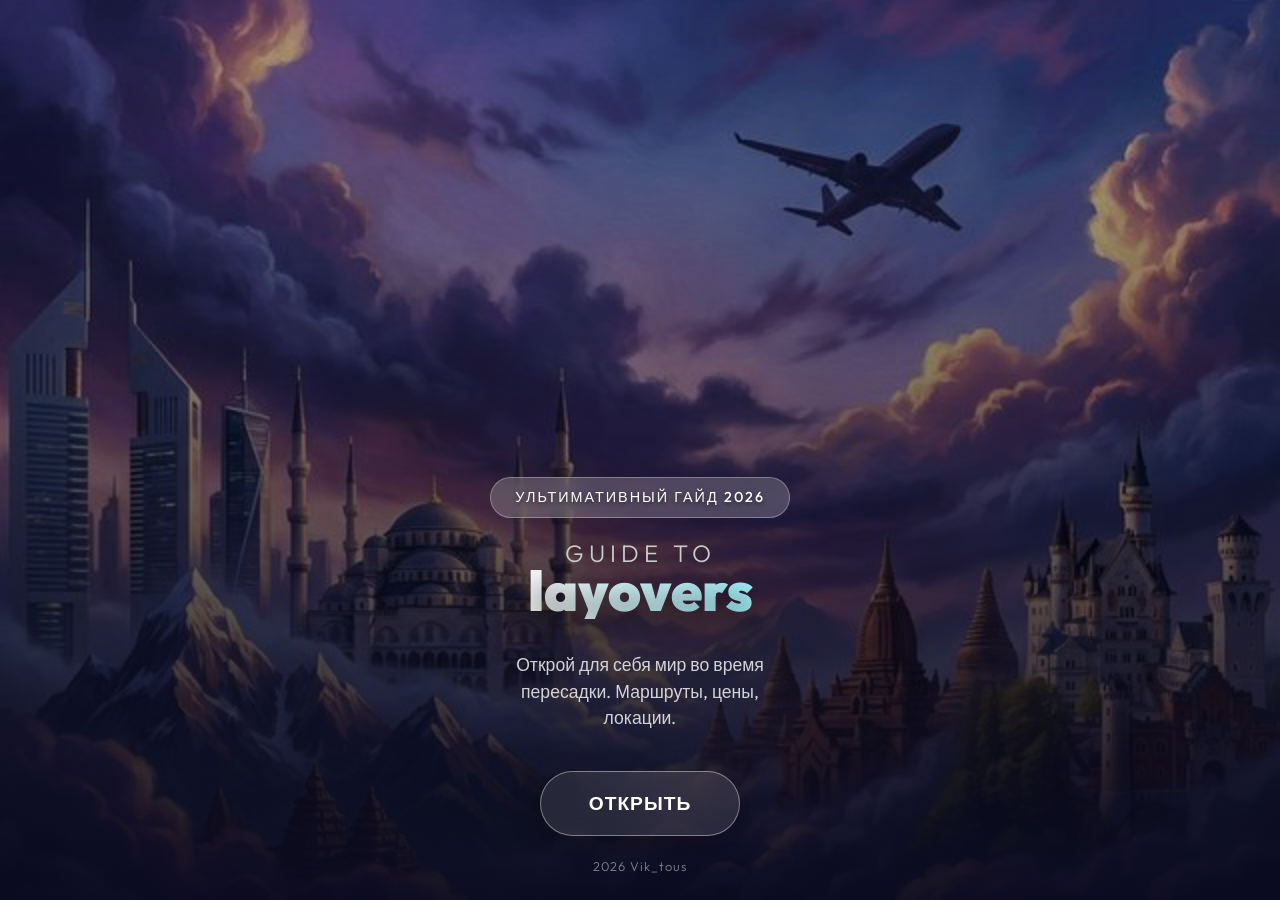
<file: transit_intro.html>
<!DOCTYPE html>
<html lang="ru">

<head>
    <meta charset="UTF-8">
    <meta name="viewport" content="width=device-width, initial-scale=1.0">
    <title>Гайд по Стыковкам 2026</title>
    <link rel="preconnect" href="https://fonts.googleapis.com">
    <link rel="preconnect" href="https://fonts.gstatic.com" crossorigin>
    <link href="https://fonts.googleapis.com/css2?family=Outfit:wght@300;500;700;900&display=swap" rel="stylesheet">
    <link rel="stylesheet" href="transit_style.css">
    <style>
        body {
            margin: 0;
            padding: 0;
            overflow: hidden;
            background: #000;
            font-family: 'Outfit', sans-serif;
            color: white;
            height: 100vh;
            display: flex;
            flex-direction: column;
            justify-content: flex-end;
            /* Align content to bottom like the screenshot */
        }

        .background-container {
            position: absolute;
            top: 0;
            left: 0;
            width: 100%;
            height: 100%;
            z-index: -1;
            overflow: hidden;
        }

        .bg-image {
            width: 100%;
            height: 100%;
            object-fit: cover;
            animation: zoomEffect 20s infinite alternate ease-in-out;
            opacity: 0.8;
        }

        @keyframes zoomEffect {
            0% {
                transform: scale(1);
            }

            100% {
                transform: scale(1.1);
            }
        }

        /* Overlay gradient for text readability and "expensive" look */
        .overlay {
            position: absolute;
            top: 0;
            left: 0;
            width: 100%;
            height: 100%;
            background: linear-gradient(to bottom, rgba(0, 0, 0, 0.1) 0%, rgba(0, 0, 0, 0.4) 50%, rgba(10, 10, 30, 0.95) 100%);
            z-index: 0;
        }

        .content {
            position: relative;
            z-index: 10;
            padding: 2rem;
            text-align: center;
            display: flex;
            flex-direction: column;
            align-items: center;
            padding-bottom: 4rem;
        }

        .tag {
            background: rgba(255, 255, 255, 0.2);
            backdrop-filter: blur(10px);
            padding: 0.5rem 1.5rem;
            border-radius: 50px;
            font-size: 0.9rem;
            font-weight: 500;
            text-transform: uppercase;
            letter-spacing: 2px;
            margin-bottom: 1rem;
            border: 1px solid rgba(255, 255, 255, 0.3);
            text-shadow: 0 2px 4px rgba(0, 0, 0, 0.5);
            animation: fadeInDown 1s ease-out;
        }

        h1 {
            font-size: 3.5rem;
            /* Large title like "tokyo trip" */
            line-height: 1;
            margin: 0 0 1rem 0;
            font-weight: 900;
            text-transform: lowercase;
            /* Matches style "tokyo trip" */
            background: linear-gradient(to right, #fff, #a5f3fc);
            -webkit-background-clip: text;
            background-clip: text;
            -webkit-text-fill-color: transparent;
            text-shadow: 0 10px 30px rgba(0, 0, 0, 0.5);
            animation: fadeInUp 1s ease-out 0.2s backwards;
        }

        /* Make specific words look distinct */
        .highlight-text span {
            display: block;
            font-size: 1.5rem;
            font-weight: 300;
            text-transform: uppercase;
            letter-spacing: 5px;
            margin-bottom: -10px;
            color: #ccc;
        }

        p.subtitle {
            font-size: 1.1rem;
            margin-bottom: 2.5rem;
            opacity: 0.8;
            max-width: 300px;
            line-height: 1.5;
            animation: fadeInUp 1s ease-out 0.4s backwards;
        }

        .btn-open {
            display: inline-block;
            background: rgba(255, 255, 255, 0.1);
            color: white;
            text-decoration: none;
            padding: 1rem 3rem;
            border-radius: 50px;
            font-weight: 700;
            font-size: 1.2rem;
            border: 1px solid rgba(255, 255, 255, 0.4);
            backdrop-filter: blur(15px);
            transition: all 0.3s cubic-bezier(0.25, 0.8, 0.25, 1);
            box-shadow: 0 10px 30px rgba(0, 0, 0, 0.3);
            text-transform: uppercase;
            letter-spacing: 1px;
            animation: fadeInUp 1s ease-out 0.6s backwards;
        }

        .btn-open:hover {
            background: white;
            color: black;
            transform: translateY(-5px);
            box-shadow: 0 20px 40px rgba(255, 255, 255, 0.2);
        }

        .footer {
            position: absolute;
            bottom: 1.5rem;
            width: 100%;
            text-align: center;
            font-size: 0.8rem;
            opacity: 0.5;
            font-weight: 300;
            letter-spacing: 1px;
        }

        /* Animations */
        @keyframes fadeInUp {
            from {
                opacity: 0;
                transform: translateY(20px);
            }

            to {
                opacity: 1;
                transform: translateY(0);
            }
        }

        @keyframes fadeInDown {
            from {
                opacity: 0;
                transform: translateY(-20px);
            }

            to {
                opacity: 1;
                transform: translateY(0);
            }
        }

        @media (max-width: 600px) {
            h1 {
                font-size: 2.8rem;
            }

            .highlight-text span {
                font-size: 1.2rem;
                letter-spacing: 3px;
            }

            .content {
                padding: 1.5rem;
                padding-bottom: 3rem;
            }

            p.subtitle {
                font-size: 1rem;
                margin-bottom: 2rem;
            }

            .btn-open {
                padding: 0.9rem 2.5rem;
                font-size: 1.1rem;
                width: 100%;
                max-width: 250px;
                box-sizing: border-box;
            }
        }
    </style>
</head>

<body>

    <div class="background-container">
        <img src="transit_assets/cover.png" alt="Travel Background" class="bg-image">
        <div class="overlay"></div>
    </div>

    <div class="content">
        <div class="tag">Ультимативный Гайд 2026</div>

        <div class="highlight-text">
            <span>Guide to</span>
        </div>
        <h1>Layovers</h1>

        <p class="subtitle">Открой для себя мир во время пересадки. Маршруты, цены, локации.</p>

        <a href="transit_guide.html" class="btn-open">Открыть</a>
    </div>

    <div class="footer">2026 Vik_tous</div>

</body>

</html>
</file>
<file: intensive/assets/fonts/fonts.css>
/* cyrillic */
@font-face {
  font-family: 'Manrope';
  font-style: normal;
  font-weight: 400 800;
  font-display: swap;
  src: url('manrope-normal-cyrillic.woff2') format('woff2');
  unicode-range: U+0301, U+0400-045F, U+0490-0491, U+04B0-04B1, U+2116;
}
/* latin */
@font-face {
  font-family: 'Manrope';
  font-style: normal;
  font-weight: 400 800;
  font-display: swap;
  src: url('manrope-normal-latin.woff2') format('woff2');
  unicode-range: U+0000-00FF, U+0131, U+0152-0153, U+02BB-02BC, U+02C6, U+02DA, U+02DC, U+0304, U+0308, U+0329, U+2000-206F, U+20AC, U+2122, U+2191, U+2193, U+2212, U+2215, U+FEFF, U+FFFD;
}
/* cyrillic */
@font-face {
  font-family: 'Playfair Display';
  font-style: italic;
  font-weight: 500 900;
  font-display: swap;
  src: url('playfair-display-italic-cyrillic.woff2') format('woff2');
  unicode-range: U+0301, U+0400-045F, U+0490-0491, U+04B0-04B1, U+2116;
}
/* latin */
@font-face {
  font-family: 'Playfair Display';
  font-style: italic;
  font-weight: 500 900;
  font-display: swap;
  src: url('playfair-display-italic-latin.woff2') format('woff2');
  unicode-range: U+0000-00FF, U+0131, U+0152-0153, U+02BB-02BC, U+02C6, U+02DA, U+02DC, U+0304, U+0308, U+0329, U+2000-206F, U+20AC, U+2122, U+2191, U+2193, U+2212, U+2215, U+FEFF, U+FFFD;
}
/* cyrillic */
@font-face {
  font-family: 'Playfair Display';
  font-style: normal;
  font-weight: 500 900;
  font-display: swap;
  src: url('playfair-display-normal-cyrillic.woff2') format('woff2');
  unicode-range: U+0301, U+0400-045F, U+0490-0491, U+04B0-04B1, U+2116;
}
/* latin */
@font-face {
  font-family: 'Playfair Display';
  font-style: normal;
  font-weight: 500 900;
  font-display: swap;
  src: url('playfair-display-normal-latin.woff2') format('woff2');
  unicode-range: U+0000-00FF, U+0131, U+0152-0153, U+02BB-02BC, U+02C6, U+02DA, U+02DC, U+0304, U+0308, U+0329, U+2000-206F, U+20AC, U+2122, U+2191, U+2193, U+2212, U+2215, U+FEFF, U+FFFD;
}
</file>
<file: style.css>
/* === TOKENS — White Pearl / Dusty Blue Botanical === */
:root {
  --bg:           #f9f7f4;
  --bg-off:       #f4f1ed;
  --bg-section:   #ffffff;
  --bg-card:      #ffffff;
  --blue:         #7a9db8;
  --blue-dark:    #5a7d98;
  --blue-light:   #a8c4d8;
  --blue-pale:    #dde8f0;
  --blue-ultra:   #eef3f8;
  --champagne:    #c8a86a;
  --gold-light:   #e8c87a;
  --rose:         #c4956a;
  --text-dark:    #1a1a2a;
  --text-mid:     #4a4a5a;
  --text-muted:   #8a8aaa;
  --text-blue:    #4a6a82;
  /* purple buttons as requested */
  --purple:       #7c5cbf;
  --purple-dark:  #5e3fa0;
  --purple-light: #9a7dd4;
  --border:       rgba(122,157,184,0.18);
  --shadow-card:  0 4px 24px rgba(80,100,140,0.09);
  --shadow-hover: 0 12px 40px rgba(80,100,140,0.16);
  --radius-lg:    18px;
  --radius-md:    12px;
  --radius-sm:    7px;
  --ease:         cubic-bezier(0.25,0.46,0.45,0.94);
}

*,*::before,*::after { box-sizing:border-box; margin:0; padding:0; }
html { scroll-behavior:smooth; }
body { font-family:'Inter',sans-serif; background:var(--bg); color:var(--text-dark); line-height:1.6; overflow-x:hidden; }
img { display:block; max-width:100%; }
a { text-decoration:none; }
ul { list-style:none; }
.container { max-width:1140px; margin:0 auto; padding:0 24px; }

/* === NAV === */
nav{position:fixed;top:0;left:0;right:0;z-index:200;padding:18px 0;transition:.35s ease;}
nav.scrolled{background:rgba(10,22,40,.92);backdrop-filter:blur(14px);box-shadow:0 2px 24px rgba(0,0,0,.2);padding:12px 0;}
.nav-inner{display:flex;align-items:center;justify-content:space-between;}
.nav-logo{font-family:'Great Vibes',cursive;font-size:1.5rem;color:#fff;letter-spacing:.03em;line-height:1.2;max-width:220px;text-decoration:none;}
.nav-logo em{color:#a8c4d8;font-style:normal;}
.nav-links{display:flex;align-items:center;gap:22px;}
.nav-links > a{font-size:.84rem;font-weight:500;color:rgba(255,255,255,.72);letter-spacing:.02em;transition:.25s;white-space:nowrap;text-decoration:none;}
.nav-links > a:hover{color:#fff;}
.nav-dropdown{position:relative;}
.nav-dropdown-trigger{font-size:.84rem;font-weight:500;color:rgba(255,255,255,.72);letter-spacing:.02em;transition:.25s;cursor:pointer;display:flex;align-items:center;gap:4px;white-space:nowrap;padding:6px 0;user-select:none;}
.nav-dropdown-trigger:hover,.nav-dropdown.open .nav-dropdown-trigger{color:#fff;}
.nav-dropdown-trigger svg{width:12px;height:12px;transition:.25s;}
.nav-dropdown.open .nav-dropdown-trigger svg{transform:rotate(180deg);}
.nav-dropdown-menu{position:absolute;top:calc(100% + 8px);left:50%;transform:translateX(-50%) translateY(-6px);min-width:210px;background:rgba(10,22,40,.96);backdrop-filter:blur(20px);border:1px solid rgba(255,255,255,.1);border-radius:16px;padding:8px;opacity:0;pointer-events:none;transition:.25s ease;box-shadow:0 16px 48px rgba(0,0,0,.4);}
.nav-dropdown.open .nav-dropdown-menu{opacity:1;pointer-events:auto;transform:translateX(-50%) translateY(0);}
.nav-dropdown-menu a{display:flex;align-items:center;gap:10px;padding:10px 14px;border-radius:10px;font-size:.84rem;color:rgba(255,255,255,.72);transition:.2s;white-space:nowrap;text-decoration:none;}
.nav-dropdown-menu a:hover{background:rgba(255,255,255,.08);color:#fff;}
.nav-dropdown-menu a .dd-icon{font-size:1rem;width:26px;text-align:center;}
.nav-btn{padding:9px 22px;border-radius:50px;background:linear-gradient(135deg,#7c5cbf,#5e3fa0);color:#fff!important;font-weight:700;font-size:.82rem;box-shadow:0 4px 18px rgba(124,92,191,.4);transition:.3s ease!important;white-space:nowrap;}
.nav-btn:hover{box-shadow:0 8px 28px rgba(124,92,191,.55);transform:translateY(-1px);}
.nav-burger{display:none;flex-direction:column;gap:5px;cursor:pointer;background:none;border:none;padding:0;}
.nav-burger span{width:22px;height:2px;background:#fff;border-radius:2px;transition:.3s;display:block;}
@media(max-width:768px){
  .nav-links{display:none;}
  .nav-burger{display:flex;}
}

/* === BOTANICAL SVG DECORATIONS === */
body::before {
  content:''; position:fixed; top:0; right:-80px; width:340px; height:100vh;
  pointer-events:none; z-index:0; opacity:0.06;
  background:url("data:image/svg+xml,%3Csvg xmlns='http://www.w3.org/2000/svg' viewBox='0 0 300 800'%3E%3Cg fill='none' stroke='%237a9db8' stroke-width='1.2'%3E%3Cellipse cx='150' cy='100' rx='60' ry='90'/%3E%3Cellipse cx='150' cy='100' rx='40' ry='70'/%3E%3Cline x1='150' y1='10' x2='150' y2='190'/%3E%3Cline x1='110' y1='70' x2='190' y2='130'/%3E%3Cline x1='110' y1='130' x2='190' y2='70'/%3E%3Cellipse cx='80' cy='280' rx='50' ry='75'/%3E%3Cellipse cx='80' cy='280' rx='32' ry='55'/%3E%3Cline x1='80' y1='205' x2='80' y2='355'/%3E%3Cellipse cx='210' cy='460' rx='55' ry='80'/%3E%3Cellipse cx='210' cy='460' rx='36' ry='60'/%3E%3Cline x1='210' y1='380' x2='210' y2='540'/%3E%3Ccircle cx='120' cy='600' r='45'/%3E%3Ccircle cx='120' cy='600' r='28'/%3E%3Cline x1='120' y1='555' x2='120' y2='645'/%3E%3Cline x1='75' y1='600' x2='165' y2='600'/%3E%3Cellipse cx='180' cy='720' rx='48' ry='68'/%3E%3Cline x1='180' y1='652' x2='180' y2='788'/%3E%3C/g%3E%3C/svg%3E") center/contain repeat-y;
}
body::after {
  content:''; position:fixed; top:0; left:-80px; width:300px; height:100vh;
  pointer-events:none; z-index:0; opacity:0.055;
  background:url("data:image/svg+xml,%3Csvg xmlns='http://www.w3.org/2000/svg' viewBox='0 0 260 800'%3E%3Cg fill='none' stroke='%237a9db8' stroke-width='1.2'%3E%3Cellipse cx='130' cy='150' rx='55' ry='85'/%3E%3Cline x1='130' y1='65' x2='130' y2='235'/%3E%3Cline x1='85' y1='110' x2='175' y2='190'/%3E%3Cellipse cx='60' cy='340' rx='45' ry='70'/%3E%3Cline x1='60' y1='270' x2='60' y2='410'/%3E%3Cellipse cx='190' cy='500' rx='52' ry='78'/%3E%3Cline x1='190' y1='422' x2='190' y2='578'/%3E%3Ccircle cx='100' cy='650' r='42'/%3E%3Cline x1='58' y1='650' x2='142' y2='650'/%3E%3Cline x1='100' y1='608' x2='100' y2='692'/%3E%3Cellipse cx='170' cy='760' rx='46' ry='65'/%3E%3Cline x1='170' y1='695' x2='170' y2='825'/%3E%3C/g%3E%3C/svg%3E") center/contain repeat-y;
}

/* === HERO === */
.hero { position:relative; min-height:100vh; display:flex; flex-direction:column; align-items:center; justify-content:center; overflow:hidden; }
.hero-bg { position:absolute; inset:0; z-index:0; }
.hero-img { width:100%; height:100%; object-fit:cover; object-position:center; }
.hero-overlay {
  position:absolute; inset:0;
  background:linear-gradient(
    to bottom,
    rgba(245,242,238,0.72) 0%,
    rgba(235,242,248,0.38) 45%,
    rgba(245,242,238,0.78) 100%
  );
}
.hero-overlay::after {
  content:''; position:absolute; inset:0;
  background:radial-gradient(ellipse 70% 50% at 50% 40%, rgba(122,157,184,0.08) 0%, transparent 65%);
}
.leaf { display:none; } /* remove green leaves — using botanical SVG instead */

.hero-content { position:relative; z-index:2; text-align:center; padding:40px 24px 120px; max-width:800px; }

.hero-badge {
  display:inline-block;
  background:rgba(122,157,184,0.12);
  border:1px solid rgba(122,157,184,0.35);
  color:var(--blue-dark);
  font-size:.74rem; font-weight:600; letter-spacing:.16em; text-transform:uppercase;
  padding:6px 20px; border-radius:50px; margin-bottom:28px; backdrop-filter:blur(6px);
}

.hero-title { display:flex; flex-direction:column; gap:6px; margin-bottom:22px; }
.hero-title-top { font-family:'Inter',sans-serif; font-size:clamp(1.05rem,2.2vw,1.35rem); font-weight:500; letter-spacing:.26em; text-transform:uppercase; color:var(--blue-dark); text-shadow:0 0 20px rgba(255,255,255,0.9); }
.hero-title-main {
  font-family:'Great Vibes', cursive;
  font-size:clamp(5.5rem,16vw,12rem);
  font-weight:400; line-height:.9; letter-spacing:.01em;
  color:var(--text-dark);
  text-shadow:
    0 0 40px rgba(255,255,255,0.95),
    0 0 20px rgba(255,255,255,0.8),
    0 2px 12px rgba(100,140,180,0.25);
}
.hero-title-sub { font-family:'Cormorant Garamond',serif; font-size:clamp(1.4rem,3vw,2rem); font-style:italic; font-weight:300; color:var(--text-mid); text-shadow:0 0 20px rgba(255,255,255,0.9); }
.hero-desc { font-size:clamp(1.05rem,2vw,1.2rem); color:var(--text-mid); max-width:580px; margin:0 auto 28px; line-height:1.8; font-weight:400; text-shadow:0 0 16px rgba(255,255,255,0.8); }
.hero-ring { font-size:2.2rem; margin-bottom:26px; animation:ringFloat 3s ease-in-out infinite; }
@keyframes ringFloat { 0%,100%{transform:translateY(0)} 50%{transform:translateY(-8px)} }

.btn-hero {
  display:inline-block;
  background:linear-gradient(135deg,var(--purple),var(--purple-dark));
  color:#fff; font-size:.94rem; font-weight:600; letter-spacing:.07em;
  padding:16px 46px; border-radius:50px; margin-bottom:46px;
  transition:.35s var(--ease);
  box-shadow:0 6px 28px rgba(124,92,191,0.35);
}
.btn-hero:hover { transform:translateY(-3px) scale(1.03); box-shadow:0 12px 40px rgba(124,92,191,0.5); }

.hero-stats { display:flex; align-items:center; justify-content:center; gap:24px; }
.stat { display:flex; flex-direction:column; align-items:center; }
.stat-num { font-family:'Cormorant Garamond',serif; font-size:2.2rem; font-weight:600; line-height:1; color:var(--blue-dark); }
.stat-label { font-size:.7rem; letter-spacing:.1em; text-transform:uppercase; color:var(--text-muted); margin-top:2px; }
.stat-divider { width:1px; height:36px; background:linear-gradient(to bottom,transparent,var(--blue-light),transparent); }

.hero-scroll-hint { position:absolute; bottom:32px; left:50%; transform:translateX(-50%); z-index:2; display:flex; flex-direction:column; align-items:center; gap:8px; color:rgba(90,125,152,.4); font-size:.7rem; letter-spacing:.12em; text-transform:uppercase; }
.scroll-arrow { width:18px; height:18px; border-right:1.5px solid rgba(90,125,152,.4); border-bottom:1.5px solid rgba(90,125,152,.4); transform:rotate(45deg); animation:arrowBounce 1.5s ease-in-out infinite; }
@keyframes arrowBounce { 0%,100%{transform:rotate(45deg) translateY(0)} 50%{transform:rotate(45deg) translateY(5px)} }

/* === INTRO STRIP === */
.intro-strip { background:var(--blue-ultra); border-top:1px solid var(--border); border-bottom:1px solid var(--border); padding:36px 0; position:relative; z-index:1; }
.intro-icons { display:grid; grid-template-columns:repeat(4,1fr); gap:16px; text-align:center; }
.intro-icon-item { display:flex; flex-direction:column; align-items:center; gap:10px; }
.icon-circle { font-size:1.6rem; width:52px; height:52px; background:rgba(122,157,184,0.12); border:1px solid rgba(122,157,184,0.28); border-radius:50%; display:flex; align-items:center; justify-content:center; transition:.3s var(--ease); }
.intro-icon-item:hover .icon-circle { background:rgba(122,157,184,0.22); transform:translateY(-3px); }
.intro-icon-item p { font-size:.95rem; color:var(--text-muted); line-height:1.55; }
.intro-icon-item strong { color:var(--text-dark); font-weight:600; }

/* === SECTIONS === */
.hotels-section { padding:80px 0 60px; position:relative; z-index:1; }
.paid-section { background:var(--bg-off); padding-top:70px; }
.section-label-wrap { text-align:center; margin-bottom:14px; }
.section-label { display:inline-block; font-size:.72rem; font-weight:700; letter-spacing:.18em; text-transform:uppercase; padding:5px 20px; border-radius:50px; }
.section-label.free { background:rgba(122,157,184,0.12); border:1px solid rgba(122,157,184,0.3); color:var(--blue-dark); }
.section-label.paid { background:rgba(124,92,191,0.1); border:1px solid rgba(124,92,191,0.25); color:var(--purple); }
.section-title { font-family:'Cormorant Garamond',serif; font-size:clamp(2.2rem,4.5vw,3.4rem); font-weight:400; text-align:center; color:var(--text-dark); margin-bottom:10px; }
.section-subtitle { text-align:center; color:var(--text-muted); font-size:1.05rem; margin-bottom:50px; }

/* === HOTEL GRIDS === */
.hotels-grid-featured { display:grid; grid-template-columns:1fr 1fr; gap:28px; }
.hotels-grid { display:grid; grid-template-columns:repeat(3,1fr); gap:22px; }
.hotel-card.wide { grid-column:span 2; }

/* === HOTEL CARD === */
.hotel-card {
  background:var(--bg-card); border:1px solid rgba(122,157,184,0.14);
  border-radius:var(--radius-lg); overflow:hidden;
  transition:transform .35s var(--ease), box-shadow .35s var(--ease), border-color .35s var(--ease);
  box-shadow:var(--shadow-card); display:flex; flex-direction:column;
}
.hotel-card:hover { transform:translateY(-5px); border-color:rgba(122,157,184,0.3); box-shadow:var(--shadow-hover); }
.hotel-card-img-wrap { position:relative; overflow:hidden; flex-shrink:0; }
.hotel-card.featured .hotel-card-img-wrap { height:280px; }
.hotel-card:not(.featured):not(.wide) .hotel-card-img-wrap { height:200px; }
.hotel-card.wide .hotel-card-img-wrap { height:240px; }
.hotel-card-img { width:100%; height:100%; object-fit:cover; transition:transform .6s ease; filter:saturate(0.9) brightness(0.98); }
.hotel-card:hover .hotel-card-img { transform:scale(1.05); filter:saturate(1) brightness(1.02); }

.hotel-num { position:absolute; top:14px; left:16px; font-family:'Cormorant Garamond',serif; font-size:3rem; font-weight:300; line-height:1; color:rgba(255,255,255,0.55); pointer-events:none; z-index:2; text-shadow:0 1px 8px rgba(0,0,0,.3); }
.hotel-badge { position:absolute; top:14px; right:14px; font-size:.65rem; font-weight:700; letter-spacing:.06em; padding:5px 12px; border-radius:50px; z-index:2; backdrop-filter:blur(4px); }
.free-badge { background:rgba(200,168,106,0.92); color:#fff; box-shadow:0 3px 12px rgba(180,130,40,0.3); }
.special-badge { background:rgba(124,92,191,0.88); color:#fff; }
.hotel-stars { position:absolute; bottom:12px; left:16px; font-size:.72rem; color:var(--gold-light); letter-spacing:2px; text-shadow:0 1px 5px rgba(0,0,0,.5); z-index:2; }

.hotel-card-body { padding:20px 22px 22px; flex:1; display:flex; flex-direction:column; gap:8px; }
.hotel-location { font-size:.88rem; color:var(--blue-dark); font-weight:500; letter-spacing:.04em; }
.hotel-name { font-family:'Playfair Display',serif; font-size:clamp(1.12rem,2vw,1.4rem); font-weight:700; color:var(--text-dark); line-height:1.28; }
.hotel-tagline,.hotel-feature { font-size:.95rem; color:var(--text-muted); line-height:1.55; }
.hotel-period { font-size:.88rem; color:var(--text-muted); line-height:1.7; padding:10px 14px; background:var(--blue-ultra); border-left:2px solid var(--blue-light); border-radius:0 var(--radius-sm) var(--radius-sm) 0; }
.period-label { color:var(--blue-dark); font-weight:600; }

/* === INCLUDES TAGS === */
.hotel-includes { margin-top:4px; }
.includes-title { font-size:.67rem; font-weight:700; text-transform:uppercase; letter-spacing:.1em; color:var(--blue); margin-bottom:8px; }
.includes-tags { display:flex; flex-wrap:wrap; gap:5px; }
.includes-tags span { font-size:.86rem; padding:5px 12px; border-radius:20px; background:var(--blue-ultra); border:1px solid var(--border); color:var(--text-blue); white-space:nowrap; }

/* === PRICES === */
.hotel-price { margin-top:auto; padding-top:14px; border-top:1px solid rgba(122,157,184,0.15); display:flex; align-items:baseline; gap:6px; flex-wrap:wrap; }
.price-from { font-size:.76rem; color:var(--text-muted); }
.price-main { font-family:'Cormorant Garamond',serif; font-size:1.65rem; font-weight:600; color:var(--blue-dark); }
.price-per { font-size:.9rem; color:var(--text-muted); }
.hotel-price-row { margin-top:auto; display:flex; gap:10px; flex-wrap:wrap; padding-top:14px; border-top:1px solid rgba(122,157,184,0.15); }
.price-block { display:flex; flex-direction:column; gap:2px; flex:1; min-width:100px; }
.price-label { font-size:.65rem; text-transform:uppercase; letter-spacing:.1em; color:var(--text-muted); }
.price-val { font-family:'Cormorant Garamond',serif; font-size:1.25rem; font-weight:600; color:var(--text-dark); }
.price-block.accent .price-val { color:var(--blue-dark); }

/* === ПОДРОБНЕЕ BUTTON === */
.btn-details {
  display:inline-flex; align-items:center; gap:6px;
  margin-top:12px; font-size:.79rem; font-weight:600; letter-spacing:.05em;
  padding:8px 18px; border-radius:50px; cursor:pointer; align-self:flex-start;
  background:linear-gradient(135deg,var(--purple),var(--purple-dark));
  border:none; color:#fff; transition:.3s var(--ease);
  box-shadow:0 4px 16px rgba(124,92,191,0.25);
}
.btn-details::after { content:'→'; transition:transform .3s var(--ease); }
.btn-details:hover { box-shadow:0 8px 24px rgba(124,92,191,0.4); transform:translateY(-1px); }
.btn-details:hover::after { transform:translateX(3px); }

/* === MODAL === */
.modal-overlay {
  position:fixed; inset:0; z-index:1000;
  background:rgba(26,26,42,0.6); backdrop-filter:blur(12px);
  display:flex; align-items:center; justify-content:center; padding:20px;
  opacity:0; pointer-events:none; transition:opacity .3s ease;
}
.modal-overlay.open { opacity:1; pointer-events:all; }
.modal {
  background:#fff; border:1px solid rgba(122,157,184,0.2);
  border-radius:var(--radius-lg); max-width:740px; width:100%;
  max-height:90vh; overflow-y:auto;
  box-shadow:0 24px 80px rgba(40,60,100,0.2);
  transform:translateY(24px) scale(0.97); transition:transform .35s var(--ease);
}
.modal-overlay.open .modal { transform:translateY(0) scale(1); }
.modal::-webkit-scrollbar { width:5px; }
.modal::-webkit-scrollbar-thumb { background:var(--blue-light); border-radius:3px; }
.modal-img { width:100%; height:240px; object-fit:cover; border-radius:var(--radius-lg) var(--radius-lg) 0 0; }
.modal-close { position:absolute; top:16px; right:16px; background:rgba(255,255,255,0.9); border:1px solid rgba(122,157,184,0.25); color:var(--text-mid); width:36px; height:36px; border-radius:50%; font-size:1rem; cursor:pointer; display:flex; align-items:center; justify-content:center; z-index:10; transition:.25s ease; backdrop-filter:blur(4px); }
.modal-close:hover { background:rgba(220,60,60,0.1); color:#c03030; transform:scale(1.1); }
.modal-body { padding:26px 28px 30px; }
.modal-badge { display:inline-block; font-size:.65rem; font-weight:700; letter-spacing:.1em; text-transform:uppercase; padding:4px 14px; border-radius:20px; margin-bottom:12px; }
.modal-badge.free { background:rgba(122,157,184,0.12); border:1px solid rgba(122,157,184,0.3); color:var(--blue-dark); }
.modal-badge.paid { background:rgba(124,92,191,0.1); border:1px solid rgba(124,92,191,0.25); color:var(--purple); }
.modal-title { font-family:'Playfair Display',serif; font-size:1.5rem; font-weight:700; color:var(--text-dark); margin-bottom:4px; }
.modal-location { font-size:.82rem; color:var(--blue-dark); margin-bottom:18px; }
.modal-grid { display:grid; grid-template-columns:1fr 1fr; gap:12px; margin-bottom:20px; }
.modal-fact { background:var(--blue-ultra); border:1px solid var(--border); border-radius:var(--radius-md); padding:13px 15px; }
.modal-fact-label { font-size:.66rem; font-weight:700; text-transform:uppercase; letter-spacing:.1em; color:var(--blue); margin-bottom:5px; }
.modal-fact-val { font-size:.96rem; color:var(--text-dark); line-height:1.55; }
.modal-section-title { font-size:.68rem; font-weight:700; text-transform:uppercase; letter-spacing:.1em; color:var(--blue); margin:16px 0 9px; }
.modal-tags { display:flex; flex-wrap:wrap; gap:6px; margin-bottom:4px; }
.modal-tags span { font-size:.88rem; padding:6px 14px; border-radius:20px; background:var(--blue-ultra); border:1px solid var(--border); color:var(--text-blue); }
.modal-pros { display:flex; flex-direction:column; gap:7px; }
.modal-pros li { font-size:.98rem; color:var(--text-muted); display:flex; align-items:flex-start; gap:8px; line-height:1.55; }
.modal-pros li::before { content:'✦'; color:var(--blue); font-size:.65rem; margin-top:4px; flex-shrink:0; }
.modal-price-block {
  background:var(--blue-ultra); border:1px solid var(--border);
  border-radius:var(--radius-md); padding:15px 18px; margin:18px 0;
  display:flex; align-items:center; justify-content:space-between; gap:12px; flex-wrap:wrap;
}
.modal-price-txt .label { font-size:.67rem; text-transform:uppercase; letter-spacing:.1em; color:var(--text-muted); margin-bottom:4px; }
.modal-price-txt .val { font-family:'Cormorant Garamond',serif; font-size:1.85rem; font-weight:600; color:var(--blue-dark); }
.modal-actions { display:flex; gap:12px; flex-wrap:wrap; }
.btn-modal-wa,.btn-modal-tg {
  flex:1; min-width:130px; display:inline-flex; align-items:center; justify-content:center; gap:8px;
  padding:13px 20px; border-radius:50px; font-size:.87rem; font-weight:600; letter-spacing:.04em;
  transition:.3s var(--ease); cursor:pointer; border:none;
}
.btn-modal-wa { background:linear-gradient(135deg,#25d366,#128c7e); color:#fff; box-shadow:0 5px 20px rgba(37,211,102,0.25); }
.btn-modal-wa:hover { transform:translateY(-2px); box-shadow:0 10px 28px rgba(37,211,102,0.38); }
.btn-modal-tg { background:linear-gradient(135deg,#229ed9,#1a7db8); color:#fff; box-shadow:0 5px 20px rgba(34,158,217,0.25); }
.btn-modal-tg:hover { transform:translateY(-2px); box-shadow:0 10px 28px rgba(34,158,217,0.38); }

/* === DIVIDER === */
.full-img-divider { position:relative; height:420px; overflow:hidden; z-index:1; }
.full-img-divider img { width:100%; height:100%; object-fit:cover; object-position:center 35%; filter:saturate(0.85); }
.divider-overlay {
  position:absolute; inset:0;
  background:linear-gradient(to right,rgba(249,247,244,.88) 0%,rgba(230,238,245,.55) 50%,rgba(249,247,244,.82) 100%);
  display:flex; align-items:center; justify-content:center;
}
.divider-quote { font-family:'Cormorant Garamond',serif; font-style:italic; font-size:clamp(1.7rem,4vw,3rem); font-weight:300; color:var(--text-dark); text-align:center; max-width:680px; padding:0 24px; opacity:0; transform:translateY(16px); transition:opacity .8s ease,transform .8s ease; }
.divider-quote.visible { opacity:1; transform:translateY(0); }

/* === TRAVEL INFO === */
.travel-info { background:var(--bg-off); padding:80px 0; border-top:1px solid var(--border); position:relative; z-index:1; }
.info-grid { display:grid; grid-template-columns:repeat(4,1fr); gap:20px; margin-top:44px; }
.info-card { background:#fff; border:1px solid var(--border); border-radius:var(--radius-md); padding:24px 20px; transition:.3s var(--ease); }
.info-card:hover { border-color:rgba(122,157,184,0.35); box-shadow:0 8px 28px rgba(80,100,140,0.1); transform:translateY(-3px); }
.info-icon { font-size:1.7rem; margin-bottom:12px; }
.info-card h3 { font-size:1.1rem; font-weight:600; color:var(--text-dark); margin-bottom:8px; }
.info-card p { font-size:.95rem; color:var(--text-muted); line-height:1.68; }
.info-card strong { color:var(--text-dark); }

/* === CTA === */
.cta-section { position:relative; min-height:480px; display:flex; align-items:center; overflow:hidden; z-index:1; }
.cta-bg { position:absolute; inset:0; }
.cta-img { width:100%; height:100%; object-fit:cover; object-position:center 30%; filter:saturate(0.8) brightness(1.05); }
.cta-overlay { position:absolute; inset:0; background:linear-gradient(135deg,rgba(249,247,244,.94) 0%,rgba(230,238,245,.88) 100%); }
.cta-content { position:relative; z-index:1; text-align:center; padding:80px 24px; }
.cta-badge { display:inline-block; font-size:.72rem; font-weight:600; letter-spacing:.14em; text-transform:uppercase; color:var(--blue-dark); margin-bottom:16px; padding:5px 18px; border:1px solid rgba(122,157,184,0.3); border-radius:50px; background:rgba(122,157,184,0.08); }
.cta-title { font-family:'Cormorant Garamond',serif; font-size:clamp(2.1rem,4.5vw,3.3rem); font-weight:400; color:var(--text-dark); line-height:1.25; margin-bottom:14px; }
.cta-desc { font-size:1.05rem; color:var(--text-muted); max-width:560px; margin:0 auto 32px; line-height:1.75; }
.cta-buttons { display:flex; gap:14px; justify-content:center; flex-wrap:wrap; margin-bottom:18px; }
.btn-cta { display:inline-flex; align-items:center; gap:8px; font-size:1.05rem; font-weight:600; padding:16px 42px; border-radius:50px; transition:.3s var(--ease); letter-spacing:.04em; border:none; cursor:pointer; }
.btn-cta.primary { background:linear-gradient(135deg,#25d366,#128c7e); color:#fff; box-shadow:0 5px 24px rgba(37,211,102,.28); }
.btn-cta.primary:hover { transform:translateY(-2px); box-shadow:0 10px 32px rgba(37,211,102,.42); }
.btn-cta.secondary { background:linear-gradient(135deg,#229ed9,#1a7db8); color:#fff; box-shadow:0 5px 24px rgba(34,158,217,.26); }
.btn-cta.secondary:hover { transform:translateY(-2px); box-shadow:0 10px 32px rgba(34,158,217,.4); }
.cta-note { font-size:.75rem; color:var(--text-muted); }

/* === FOOTER === */
footer { background:#0a1628; padding:42px 0 28px; }
.footer-inner { display:flex; align-items:flex-start; justify-content:space-between; flex-wrap:wrap; gap:32px; margin-bottom:28px; }
.footer-logo { font-family:'Great Vibes',cursive; font-size:1.8rem; color:rgba(255,255,255,.8); margin-bottom:8px; }
.footer-tagline { font-size:.82rem; color:rgba(255,255,255,.35); max-width:200px; line-height:1.6; }
.footer-links { display:flex; flex-direction:column; gap:8px; }
.footer-links a { font-size:.84rem; color:rgba(255,255,255,.4); transition:.25s; }
.footer-links a:hover { color:rgba(255,255,255,.8); }
.footer-bottom { border-top:1px solid rgba(255,255,255,.08); padding-top:20px; display:flex; align-items:center; justify-content:space-between; flex-wrap:wrap; gap:10px; }
.footer-copy { font-size:.76rem; color:rgba(255,255,255,.25); }
/* legacy class — keep for compat */
.site-footer { background:#0a1628; border-top:1px solid rgba(255,255,255,.08); padding:42px 0 28px; }

/* === ANIMATIONS === */
.fade-in { opacity:0; transform:translateY(22px); transition:opacity .65s ease,transform .65s ease; }
.fade-in.visible { opacity:1; transform:translateY(0); }

/* === RESPONSIVE === */
@media(max-width:1024px) {
  .hotels-grid { grid-template-columns:repeat(2,1fr); }
  .hotel-card.wide { grid-column:span 2; }
  .info-grid { grid-template-columns:repeat(2,1fr); }
  .modal-grid { grid-template-columns:1fr; }
}
@media(max-width:768px) {
  .hotels-grid-featured { grid-template-columns:1fr; }
  .intro-icons { grid-template-columns:repeat(2,1fr); }
  .hotels-grid { grid-template-columns:1fr; }
  .hotel-card.wide { grid-column:span 1; }
  .full-img-divider { height:300px; }
  .info-grid { grid-template-columns:1fr 1fr; }
  .modal-body { padding:18px 16px 22px; }
  body::before,body::after { display:none; }
  /* Footer mobile */
  .footer-inner { flex-direction:column; gap:28px; }
  .footer-bottom { flex-direction:column; align-items:flex-start; gap:8px; }
  .footer-tagline { max-width:100%; }
}
@media(max-width:480px) {
  .info-grid { grid-template-columns:1fr; }
  .cta-buttons,.modal-actions { flex-direction:column; align-items:stretch; }
  .hero-stats .stat-divider { display:none; }
  /* Footer extra small */
  .footer-inner { gap:22px; }
  .footer-bottom { align-items:center; text-align:center; }
  .footer-copy { text-align:center; }
}
</file>
<file: course.css>
:root {
  /* Brand Colors */
  --primary-green: #8cc63f;
  --primary-green-light: #a5c153;
  --primary-red: #F94A83;
  --primary-dark-blue: #07385F;
  --bg-light: #F8F9FA;
  --text-dark: #212529;
  --text-secondary: #6c757d;
  --header-bg-light-blue: #a9d4e5;
  --header-bg-dark-grey: #343a40;

  /* UI Colors */
  --white: #ffffff;
  --shadow-sm: 0 2px 4px rgba(0, 0, 0, 0.05);
  --shadow-md: 0 4px 6px rgba(0, 0, 0, 0.1);
  --shadow-lg: 0 10px 15px -3px rgba(0, 0, 0, 0.1), 0 4px 6px -2px rgba(0, 0, 0, 0.05);
  --radius-md: 0.5rem;
  --radius-lg: 1rem;
}

* {
  box-sizing: border-box;
  margin: 0;
  padding: 0;
}

body {
  font-family: 'Outfit', sans-serif;
  background-color: var(--bg-light);
  color: var(--text-dark);
  line-height: 1.6;
  overflow-x: hidden;
}

/* Typography */
h1,
h2,
h3,
h4,
h5,
h6 {
  color: var(--primary-dark-blue);
  font-weight: 800;
  /* Bolder for trendy look */
  line-height: 1.1;
  letter-spacing: -0.02em;
  /* Tight tracking for modern feel */
}

.container {
  max-width: 1200px;
  margin: 0 auto;
  padding: 0 1.5rem;
}

.section {
  padding: 6rem 0;
  /* More breathing room */
}

.section-title {
  font-size: 3.5rem;
  /* Increased from 2.5rem */
  text-align: center;
  margin-bottom: 1.5rem;
  color: var(--primary-dark-blue);
}

.section-subtitle {
  font-size: 1.125rem;
  text-align: center;
  color: var(--text-secondary);
  margin-bottom: 3rem;
  max-width: 800px;
  margin-left: auto;
  margin-right: auto;
}

/* Buttons */
.btn {
  display: inline-block;
  padding: 1rem 2rem;
  border-radius: 50px;
  font-weight: 600;
  text-decoration: none;
  transition: all 0.3s ease;
  text-align: center;
  cursor: pointer;
  border: none;
  font-size: 1.1rem;
  text-transform: uppercase;
  letter-spacing: 0.5px;
}

.btn-primary {
  background-color: var(--primary-red);
  color: white;
  box-shadow: 0 4px 15px rgba(249, 74, 131, 0.4);
}

.btn-primary:hover {
  transform: translateY(-2px);
  box-shadow: 0 6px 20px rgba(249, 74, 131, 0.6);
  background-color: #e63d75;
}

/* Cards */
.card {
  background: var(--white);
  border-radius: var(--radius-lg);
  padding: 2rem;
  box-shadow: var(--shadow-md);
  transition: transform 0.3s ease, box-shadow 0.3s ease;
  height: 100%;
}

.card:hover {
  transform: translateY(-5px);
  box-shadow: var(--shadow-lg);
}

/* Background Images & Overlays */
.overlay {
  position: absolute;
  top: 0;
  left: 0;
  width: 100%;
  height: 100%;
  background: rgba(0, 0, 0, 0.5);
  /* Dark overlay */
  z-index: 0;
}

.hero-bg {
  background-image: url('images/hero_bg.png');
  background-size: cover;
  background-position: center top;
  background-attachment: fixed;
}

.bg-image-2 {
  background-image: url('images/2.jpg');
  background-size: cover;
  background-position: center;
  background-attachment: fixed;
}

.bg-image-3 {
  background-image: url('images/3.jpg');
  background-size: cover;
  background-position: center;
  background-attachment: fixed;
}

.bg-image-4 {
  background-image: url('images/4.jpg');
  background-size: cover;
  background-position: center;
  background-attachment: fixed;
}

.bg-image-5 {
  background-image: url('images/5.jpg');
  background-size: cover;
  background-position: center;
  background-attachment: fixed;
}

/* ===== HERO SECTION — full redesign ===== */
.hero {
  min-height: 100vh;
  display: flex;
  align-items: center;
  justify-content: center;
  text-align: center;
  position: relative;
  overflow: hidden;
}

/* Multi-layer overlay: dark at top, coloured gradient at bottom */
.hero-overlay {
  position: absolute;
  inset: 0;
  background:
    linear-gradient(
      170deg,
      rgba(7, 20, 50, 0.78) 0%,
      rgba(7, 56, 95, 0.72) 40%,
      rgba(0, 80, 60, 0.62) 70%,
      rgba(7, 20, 50, 0.80) 100%
    );
  z-index: 0;
}

/* ---- floating emoji icons ---- */
.hero-floats {
  position: absolute;
  inset: 0;
  z-index: 1;
  pointer-events: none;
}
.float-icon {
  position: absolute;
  font-size: 2.4rem;
  opacity: 0.18;
  animation: floatDrift 18s ease-in-out infinite;
  filter: drop-shadow(0 4px 8px rgba(0,0,0,0.3));
}
/* Unique positions & delays for each icon */
.fi-1 { top: 12%; left:  8%; animation-delay: 0s;    animation-duration: 20s; font-size: 3rem;   }
.fi-2 { top: 20%; right: 10%; animation-delay: -3s;   animation-duration: 16s; }
.fi-3 { top: 60%; left:  5%; animation-delay: -6s;   animation-duration: 22s; font-size: 2rem;   }
.fi-4 { top: 10%; right: 28%; animation-delay: -9s;   animation-duration: 19s; font-size: 2.8rem; }
.fi-5 { bottom: 20%; left: 18%; animation-delay: -2s;  animation-duration: 17s; }
.fi-6 { bottom: 30%; right: 8%; animation-delay: -5s;  animation-duration: 21s; font-size: 2rem;   }
.fi-7 { top: 45%; left: 15%; animation-delay: -12s;  animation-duration: 24s; opacity: 0.12;     }
.fi-8 { bottom: 15%; right: 20%; animation-delay: -7s; animation-duration: 18s; font-size: 2.6rem; }

@keyframes floatDrift {
  0%   { transform: translateY(0px)   rotate(0deg); }
  25%  { transform: translateY(-18px) rotate(6deg); }
  50%  { transform: translateY(-8px)  rotate(-4deg); }
  75%  { transform: translateY(-22px) rotate(3deg); }
  100% { transform: translateY(0px)   rotate(0deg); }
}

/* ---- particles ---- */
.hero-particles {
  position: absolute;
  inset: 0;
  z-index: 1;
  pointer-events: none;
}
.particle {
  position: absolute;
  border-radius: 50%;
  background: rgba(255,255,255,0.55);
  animation: particleRise linear infinite;
}
.particle:nth-child(1)  { width:4px;  height:4px;  left:10%; bottom:-10px; animation-duration:8s;  animation-delay:0s;   }
.particle:nth-child(2)  { width:6px;  height:6px;  left:22%; bottom:-10px; animation-duration:11s; animation-delay:-2s;  }
.particle:nth-child(3)  { width:3px;  height:3px;  left:38%; bottom:-10px; animation-duration:7s;  animation-delay:-5s;  }
.particle:nth-child(4)  { width:5px;  height:5px;  left:55%; bottom:-10px; animation-duration:9s;  animation-delay:-1s;  }
.particle:nth-child(5)  { width:4px;  height:4px;  left:68%; bottom:-10px; animation-duration:13s; animation-delay:-4s;  }
.particle:nth-child(6)  { width:7px;  height:7px;  left:78%; bottom:-10px; animation-duration:10s; animation-delay:-8s;  }
.particle:nth-child(7)  { width:3px;  height:3px;  left:85%; bottom:-10px; animation-duration:6s;  animation-delay:-3s;  }
.particle:nth-child(8)  { width:5px;  height:5px;  left:92%; bottom:-10px; animation-duration:12s; animation-delay:-6s;  }
.particle:nth-child(9)  { width:4px;  height:4px;  left:46%; bottom:-10px; animation-duration:15s; animation-delay:-9s;  }
@keyframes particleRise {
  0%   { transform: translateY(0)  translateX(0)   opacity 1; opacity: 0.6; }
  80%  { opacity: 0.4; }
  100% { transform: translateY(-100vh) translateX(30px); opacity: 0; }
}

/* ---- hero inner layout ---- */
.hero-inner {
  max-width: 860px;
  margin: 0 auto;
  padding: 7rem 1.5rem 5rem;
}

/* ---- ticker ---- */
.hero-ticker {
  overflow: hidden;
  margin-bottom: 2rem;
  border-radius: 50px;
  background: rgba(255,255,255,0.10);
  backdrop-filter: blur(6px);
  border: 1px solid rgba(255,255,255,0.18);
  padding: 0.45rem 1.5rem;
  max-width: 540px;
  margin-left: auto;
  margin-right: auto;
}
.ticker-track {
  display: flex;
  gap: 2.5rem;
  white-space: nowrap;
  animation: tickerMove 22s linear infinite;
  color: rgba(255,255,255,0.88);
  font-size: 0.88rem;
  font-weight: 500;
}
@keyframes tickerMove {
  0%   { transform: translateX(0); }
  100% { transform: translateX(-50%); }
}

/* ---- badge ---- */
.hero-badge {
  display: inline-flex;
  align-items: center;
  gap: 0.4rem;
  background: linear-gradient(135deg, rgba(249,74,131,0.85), rgba(255,159,67,0.85));
  color: #fff;
  font-size: 0.8rem;
  font-weight: 700;
  letter-spacing: 0.06em;
  text-transform: uppercase;
  padding: 0.35rem 1.1rem;
  border-radius: 50px;
  margin-bottom: 1.5rem;
  box-shadow: 0 4px 20px rgba(249,74,131,0.4);
  animation: badgePop 0.6s cubic-bezier(0.175, 0.885, 0.32, 1.275) both;
}
@keyframes badgePop {
  from { transform: scale(0.7); opacity: 0; }
  to   { transform: scale(1);   opacity: 1; }
}

/* ---- title ---- */
.hero-title {
  font-size: 4.2rem;
  font-weight: 900;
  line-height: 1.08;
  letter-spacing: -0.03em;
  color: #fff;
  text-shadow: 0 3px 12px rgba(0,0,0,0.4);
  margin-bottom: 1.4rem;
}
.hero-highlight {
  background: linear-gradient(90deg, #F94A83, #ff9f43, #8cc63f, #43d4ff, #F94A83);
  background-size: 300% auto;
  -webkit-background-clip: text;
  -webkit-text-fill-color: transparent;
  background-clip: text;
  animation: shimmerText 4s linear infinite;
  display: inline-block;
}

/* ---- sub ---- */
.hero-sub {
  font-size: 1.2rem;
  color: rgba(255,255,255,0.85);
  line-height: 1.65;
  margin-bottom: 2.5rem;
  font-weight: 400;
}

/* ---- stats ---- */
.hero-stats {
  display: flex;
  align-items: center;
  justify-content: center;
  gap: 0;
  background: rgba(255,255,255,0.10);
  backdrop-filter: blur(10px);
  border: 1px solid rgba(255,255,255,0.18);
  border-radius: 20px;
  padding: 1.25rem 2rem;
  max-width: 460px;
  margin: 0 auto 2.5rem;
  box-shadow: 0 8px 32px rgba(0,0,0,0.18);
}
.hero-stat {
  flex: 1;
  display: flex;
  flex-direction: column;
  align-items: center;
  gap: 0.1rem;
}
.hero-stat-numrow {
  display: flex;
  align-items: baseline;
  line-height: 1;
}
.hstat-num {
  font-size: 2.2rem;
  font-weight: 900;
  color: #fff;
  line-height: 1;
  letter-spacing: -0.04em;
  display: inline;
}
.hstat-suffix {
  font-size: 1.8rem;
  font-weight: 900;
  color: #F94A83;
  line-height: 1;
  display: inline;
  margin-left: 1px;
}
.hstat-label {
  font-size: 0.78rem;
  color: rgba(255,255,255,0.65);
  text-transform: uppercase;
  letter-spacing: 0.08em;
  font-weight: 600;
}
.hero-stat-divider {
  width: 1px;
  height: 50px;
  background: rgba(255,255,255,0.2);
  margin: 0 0.5rem;
}

/* ---- CTA ---- */
.hero-cta { display: flex; flex-direction: column; align-items: center; gap: 0.75rem; }
.btn-hero {
  font-size: 1.2rem;
  padding: 1.1rem 2.8rem;
  border-radius: 50px;
  box-shadow: 0 6px 30px rgba(249,74,131,0.5);
}
.hero-cta-note {
  font-size: 0.88rem;
  color: rgba(255,255,255,0.7);
  margin: 0;
}

/* ---- scroll indicator ---- */
.hero-scroll {
  position: absolute;
  bottom: 2rem;
  left: 50%;
  transform: translateX(-50%);
  width: 28px;
  height: 46px;
  border: 2px solid rgba(255,255,255,0.4);
  border-radius: 14px;
  display: flex;
  justify-content: center;
  padding-top: 6px;
  z-index: 2;
}
.scroll-dot {
  width: 5px;
  height: 10px;
  background: rgba(255,255,255,0.75);
  border-radius: 3px;
  animation: scrollBounce 1.8s ease-in-out infinite;
}
@keyframes scrollBounce {
  0%, 100% { transform: translateY(0); opacity: 1; }
  60%       { transform: translateY(14px); opacity: 0.3; }
}

/* ---- hero responsive ---- */
@media (max-width: 768px) {
  .hero-title {
    font-size: clamp(1.65rem, 6.5vw, 2.4rem);
    word-break: break-word;
    overflow-wrap: break-word;
  }
  .hero-sub {
    font-size: 0.92rem;
    padding: 0 0.25rem;
  }
  .hero-inner {
    padding: 5rem 0.9rem 3.5rem;
    width: 100%;
    box-sizing: border-box;
  }
  .hero-ticker {
    max-width: 100%;
    padding: 0.35rem 0.75rem;
    margin-bottom: 1.1rem;
    box-sizing: border-box;
  }
  .ticker-track { gap: 1.25rem; font-size: 0.75rem; }
  .hero-badge {
    font-size: 0.7rem;
    padding: 0.28rem 0.75rem;
    margin-bottom: 0.85rem;
  }
  .hero-stats {
    padding: 0.8rem 0;
    max-width: calc(100% - 1.8rem);
    width: calc(100% - 1.8rem);
    margin: 0 auto 2rem;
    box-sizing: border-box;
    gap: 0;
  }
  .hero-stat { flex: 1; min-width: 0; }
  .hstat-num  { font-size: 1.35rem; }
  .hstat-suffix { font-size: 1.1rem; }
  .hstat-label { font-size: 0.62rem; letter-spacing: 0.04em; }
  .hero-stat-divider { height: 32px; margin: 0 2px; flex-shrink: 0; }
  .btn-hero { font-size: 0.95rem; padding: 0.85rem 1.75rem; }
  .hero-cta-note { font-size: 0.78rem; padding: 0 0.5rem; text-align: center; }
  .hero-scroll { display: none; }
}


.hero p:not(.hero-sub):not(.hero-cta-note) {
  font-size: 1.25rem;
  color: var(--text-secondary);
  margin-bottom: 2rem;
}


/* Features Grid */
.grid-2 {
  display: grid;
  grid-template-columns: repeat(auto-fit, minmax(300px, 1fr));
  gap: 2rem;
}

.grid-3 {
  display: grid;
  grid-template-columns: repeat(auto-fit, minmax(300px, 1fr));
  gap: 2rem;
}

.grid-4 {
  display: grid;
  grid-template-columns: repeat(auto-fit, minmax(250px, 1fr));
  gap: 1.5rem;
}

/* Pricing */
.pricing-card {
  border: 1px solid #eee;
  display: flex;
  flex-direction: column;
}

.pricing-header {
  text-align: center;
  margin-bottom: 2rem;
  padding-bottom: 1rem;
  border-bottom: 1px solid #eee;
}

.price {
  font-size: 2.5rem;
  color: var(--primary-green);
  font-weight: 700;
}

.old-price {
  text-decoration: line-through;
  color: var(--text-secondary);
  font-size: 1.2rem;
}

.pricing-features {
  list-style: none;
  margin-bottom: 2rem;
  flex-grow: 1;
}

.pricing-features li {
  margin-bottom: 0.8rem;
  padding-left: 1.5rem;
  position: relative;
}

.pricing-features li::before {
  content: "✓";
  color: var(--primary-green);
  position: absolute;
  left: 0;
  font-weight: bold;
}

/* Founder Section */
.founder-section {
  display: flex;
  flex-direction: column;
  gap: 2rem;
  align-items: center;
}

@media (min-width: 768px) {
  .founder-section {
    flex-direction: row;
  }

  .founder-image {
    flex: 1;
  }

  .founder-content {
    flex: 1;
  }
}

.founder-img-placeholder {
  width: 100%;
  max-width: 400px;
  height: 400px;
  background-color: #ddd;
  border-radius: 20px;
  display: flex;
  align-items: center;
  justify-content: center;
  color: #666;
  font-weight: bold;
  margin: 0 auto;
}

/* Animations */
.fade-in-up {
  opacity: 0;
  transform: translateY(30px);
  animation: fadeInUp 0.8s ease-out forwards;
}

@keyframes fadeInUp {
  to {
    opacity: 1;
    transform: translateY(0);
  }
}

.delay-100 {
  animation-delay: 0.1s;
}

.delay-200 {
  animation-delay: 0.2s;
}

.delay-300 {
  animation-delay: 0.3s;
}

/* Accordion for FAQ */
.accordion-item {
  border-bottom: 1px solid #eee;
  margin-bottom: 1rem;
}

.accordion-header {
  width: 100%;
  text-align: left;
  padding: 1rem;
  background: none;
  border: none;
  font-size: 1.1rem;
  font-weight: 600;
  cursor: pointer;
  display: flex;
  justify-content: space-between;
  align-items: center;
  color: var(--primary-dark-blue);
}

.accordion-content {
  padding: 0 1rem 1rem;
  display: none;
  color: var(--text-secondary);
}

.accordion-item.active .accordion-content {
  display: block;
}

.accordion-item.active .accordion-header {
  color: var(--primary-green);
}

/* Footer */
footer {
    background: #0a1628;
    padding: 52px 0 0;
    text-align: left;
}
.footer-inner {
    display: flex;
    align-items: flex-start;
    justify-content: space-between;
    flex-wrap: wrap;
    gap: 40px;
    padding-bottom: 36px;
    border-bottom: 1px solid rgba(255,255,255,.08);
}
.footer-logo {
    font-family: 'Great Vibes', cursive;
    font-size: 2rem !important;
    color: rgba(255,255,255,.85) !important;
    line-height: 1.2;
    margin-bottom: 6px;
    display: block;
}
.footer-tagline {
    font-size: .82rem;
    color: rgba(255,255,255,.32);
    max-width: 200px;
    line-height: 1.6;
}
.footer-links {
    display: flex;
    flex-direction: column;
    gap: 9px;
}
.footer-links a {
    font-size: .84rem !important;
    color: rgba(255,255,255,.42) !important;
    text-decoration: none !important;
    transition: color .25s;
    opacity: 1 !important;
}
.footer-links a:hover { color: rgba(255,255,255,.85) !important; }
.footer-bottom {
    padding: 18px 0 24px;
    display: flex;
    align-items: center;
    justify-content: space-between;
    flex-wrap: wrap;
    gap: 10px;
}
.footer-copy {
    font-size: .76rem;
    color: rgba(255,255,255,.22);
    margin: 0;
    opacity: 1;
}
footer p { opacity: 1; }
footer a { color: rgba(255,255,255,.42); text-decoration: none; transition: color .25s; }
footer a:hover { color: rgba(255,255,255,.85); }

/* ===== MAGIC: Section title underline accent ===== */
.section-title {
  position: relative;
  display: inline-block;
}
.section-title::after {
  content: '';
  display: block;
  width: 60px;
  height: 4px;
  background: linear-gradient(90deg, var(--primary-red), var(--primary-green));
  border-radius: 2px;
  margin: 0.6rem auto 0;
}

/* ===== MAGIC: Hero animated gradient text highlight ===== */
.hero h1 span.highlight {
  background: linear-gradient(90deg, #F94A83, #ff9f43, #8cc63f, #F94A83);
  background-size: 300% auto;
  -webkit-background-clip: text;
  -webkit-text-fill-color: transparent;
  background-clip: text;
  animation: shimmerText 4s linear infinite;
}
@keyframes shimmerText {
  0%   { background-position: 0% center; }
  100% { background-position: 300% center; }
}

/* ===== MAGIC: Button pulse glow ===== */
.btn-primary {
  animation: btnPulse 3s ease-in-out infinite;
}
@keyframes btnPulse {
  0%, 100% { box-shadow: 0 4px 15px rgba(249,74,131,0.4); }
  50%       { box-shadow: 0 4px 30px rgba(249,74,131,0.75), 0 0 0 6px rgba(249,74,131,0.12); }
}
.btn-primary:hover { animation: none; }

/* ===== MAGIC: Card shimmer on hover ===== */
.card {
  position: relative;
  overflow: hidden;
}
.card::before {
  content: '';
  position: absolute;
  top: -50%;
  left: -60%;
  width: 40%;
  height: 200%;
  background: linear-gradient(105deg, transparent 40%, rgba(255,255,255,0.45) 50%, transparent 60%);
  transform: skewX(-20deg);
  transition: left 0.6s ease;
  pointer-events: none;
}
.card:hover::before { left: 130%; }

/* ===== BONUSES parallax section ===== */
.bonuses-parallax {
  background-image: url('images/4.jpg');
  background-size: cover;
  background-attachment: fixed;
  background-position: center;
  position: relative;
  overflow: hidden;
}
.bonuses-overlay {
  position: absolute;
  inset: 0;
  background: linear-gradient(135deg,
    rgba(15, 10, 40, 0.88) 0%,
    rgba(80, 40, 5, 0.82) 50%,
    rgba(15, 10, 40, 0.88) 100%);
  z-index: 0;
}

/* Bonus dark cards */
.bonus-card-dark {
  background: rgba(255, 255, 255, 0.07);
  border: 1px solid rgba(255, 215, 0, 0.2);
  border-radius: var(--radius-lg);
  padding: 2rem;
  backdrop-filter: blur(8px);
  color: #fff;
  margin-bottom: 1.5rem;
  transition: transform 0.3s ease, border-color 0.3s ease;
}
.bonus-card-dark:hover {
  transform: translateY(-4px);
  border-color: rgba(255, 215, 0, 0.5);
}
.bonus-card-dark h3 {
  color: #ffd700;
  font-size: 1.05rem;
  margin-bottom: 1rem;
  line-height: 1.4;
}
.bonus-card-dark p {
  color: rgba(255,255,255,0.88);
  margin-bottom: 0.6rem;
  padding-left: 0.75rem;
  border-left: 2px solid rgba(255, 215, 0, 0.4);
  line-height: 1.6;
}

/* ===== HOW IT WORKS parallax section ===== */
.how-works-section {
  background-image: url('images/1.jpg');
  background-size: cover;
  background-attachment: fixed;
  background-position: center;
  position: relative;
  overflow: hidden;
}
.how-works-overlay {
  position: absolute;
  inset: 0;
  background: linear-gradient(160deg,
    rgba(7, 56, 95, 0.92) 0%,
    rgba(22, 33, 62, 0.9) 50%,
    rgba(7, 56, 95, 0.92) 100%);
  z-index: 0;
}

/* How-it-works cards */
.how-card {
  background: rgba(255,255,255,0.08);
  border: 1px solid rgba(169, 212, 229, 0.25);
  border-radius: var(--radius-lg);
  padding: 2rem;
  backdrop-filter: blur(8px);
  color: #fff;
  transition: transform 0.3s ease, border-color 0.3s ease;
  display: flex;
  flex-direction: column;
  gap: 0.75rem;
}
.how-card:hover {
  transform: translateY(-5px);
  border-color: rgba(169, 212, 229, 0.6);
}
.how-num {
  font-size: 3rem;
  font-weight: 900;
  line-height: 1;
  background: linear-gradient(135deg, var(--primary-red), #ff9f43);
  -webkit-background-clip: text;
  -webkit-text-fill-color: transparent;
  background-clip: text;
  letter-spacing: -0.04em;
}
.how-card p {
  color: rgba(255,255,255,0.88);
  line-height: 1.75;
  white-space: pre-line;
}

/* ===== Reviews notice ===== */
.reviews-notice {
  margin-top: 2rem;
  background: rgba(255,255,255,0.12);
  border-radius: 12px;
  padding: 1rem 1.5rem;
  font-size: 0.85rem;
  color: rgba(255,255,255,0.85);
  border-left: 3px solid rgba(255,255,255,0.4);
  max-width: 700px;
  margin-left: auto;
  margin-right: auto;
}

/* Responsive */
@media (max-width: 768px) {
  .section-title {
    font-size: clamp(1.5rem, 6vw, 2rem);
  }

  .how-num {
    font-size: 2.2rem;
  }

  .grid-2, .grid-3 {
    grid-template-columns: 1fr;
  }

  .hero {
    overflow-x: hidden;
  }
}
</file>
<file: pets.css>
/* ===== DESIGN TOKENS ===== */
:root {
    /* Colors */
    --sky-50: #f0f7ff;
    --sky-100: #e0efff;
    --sky-200: #b9dcfe;
    --sky-300: #7cb3f0;
    --sky-400: #5b9cf6;
    --sky-500: #3b82f6;
    --sky-600: #2563eb;

    --orange-50: #fff8f0;
    --orange-100: #fff0db;
    --orange-200: #fddcb0;
    --orange-300: #f5a623;
    --orange-400: #e8951b;
    --orange-500: #d97706;

    --green-50: #f0fdf4;
    --green-100: #dcfce7;
    --green-200: #bbf7d0;
    --green-300: #86efac;
    --green-400: #4ade80;
    --green-500: #22c55e;

    --red-50: #fef2f2;
    --red-100: #fee2e2;
    --red-300: #fca5a5;
    --red-400: #f87171;
    --red-500: #ef4444;

    --purple-50: #faf5ff;
    --purple-100: #f3e8ff;
    --purple-300: #d8b4fe;
    --purple-400: #c084fc;
    --purple-500: #a855f7;

    --warm-white: #fefcf9;
    --neutral-50: #fafafa;
    --neutral-100: #f5f5f5;
    --neutral-200: #e5e5e5;
    --neutral-300: #d4d4d4;
    --neutral-400: #a3a3a3;
    --neutral-500: #737373;
    --neutral-600: #525252;
    --neutral-700: #404040;
    --neutral-800: #262626;
    --neutral-900: #171717;

    /* Typography */
    --font-heading: 'Manrope', system-ui, -apple-system, sans-serif;
    --font-body: 'Inter', system-ui, -apple-system, sans-serif;

    /* Spacing */
    --space-xs: 0.25rem;
    --space-sm: 0.5rem;
    --space-md: 1rem;
    --space-lg: 1.5rem;
    --space-xl: 2rem;
    --space-2xl: 3rem;
    --space-3xl: 4rem;
    --space-4xl: 6rem;

    /* Border Radius */
    --radius-sm: 8px;
    --radius-md: 12px;
    --radius-lg: 16px;
    --radius-xl: 24px;
    --radius-full: 9999px;

    /* Shadows */
    --shadow-sm: 0 1px 2px rgba(0, 0, 0, 0.05);
    --shadow-md: 0 4px 6px -1px rgba(0, 0, 0, 0.07), 0 2px 4px -2px rgba(0, 0, 0, 0.05);
    --shadow-lg: 0 10px 30px -5px rgba(0, 0, 0, 0.08), 0 4px 6px -4px rgba(0, 0, 0, 0.05);
    --shadow-xl: 0 20px 50px -10px rgba(0, 0, 0, 0.1), 0 8px 10px -6px rgba(0, 0, 0, 0.04);
    --shadow-glow-blue: 0 0 30px rgba(59, 130, 246, 0.15);
    --shadow-glow-orange: 0 0 30px rgba(245, 166, 35, 0.15);

    /* Transitions */
    --ease-out: cubic-bezier(0.16, 1, 0.3, 1);
    --ease-spring: cubic-bezier(0.34, 1.56, 0.64, 1);
    --duration-fast: 200ms;
    --duration-normal: 350ms;
    --duration-slow: 600ms;
}

/* ===== RESET & BASE ===== */
*,
*::before,
*::after {
    margin: 0;
    padding: 0;
    box-sizing: border-box;
}

html {
    scroll-behavior: smooth;
    -webkit-text-size-adjust: 100%;
    font-size: 16px;
}

body {
    font-family: var(--font-body);
    color: var(--neutral-800);
    background: var(--warm-white);
    line-height: 1.7;
    -webkit-font-smoothing: antialiased;
    -moz-osx-font-smoothing: grayscale;
    overflow-x: hidden;
}

img {
    max-width: 100%;
    height: auto;
    display: block;
}

a {
    text-decoration: none;
    color: inherit;
}

h1,
h2,
h3,
h4 {
    font-family: var(--font-heading);
    line-height: 1.2;
    font-weight: 800;
    color: var(--neutral-900);
}

/* ===== UTILITY ===== */
.container {
    max-width: 1200px;
    margin: 0 auto;
    padding: 0 var(--space-lg);
}

.section-header {
    text-align: center;
    margin-bottom: var(--space-3xl);
}

.section-tag {
    display: inline-block;
    padding: 6px 16px;
    background: var(--sky-100);
    color: var(--sky-600);
    font-size: 0.8rem;
    font-weight: 700;
    text-transform: uppercase;
    letter-spacing: 0.08em;
    border-radius: var(--radius-full);
    margin-bottom: var(--space-md);
}

.section-header h2 {
    font-size: clamp(1.8rem, 4vw, 2.8rem);
    margin-bottom: var(--space-md);
    background: linear-gradient(135deg, var(--neutral-900) 0%, var(--neutral-600) 100%);
    -webkit-background-clip: text;
    -webkit-text-fill-color: transparent;
    background-clip: text;
}

.section-desc {
    font-size: 1.1rem;
    color: var(--neutral-500);
    max-width: 600px;
    margin: 0 auto;
}

/* ===== BUTTONS ===== */
.btn-primary {
    display: inline-flex;
    align-items: center;
    gap: 10px;
    padding: 16px 32px;
    background: linear-gradient(135deg, var(--sky-500) 0%, var(--sky-600) 100%);
    color: white;
    font-family: var(--font-heading);
    font-size: 1rem;
    font-weight: 700;
    border-radius: var(--radius-full);
    border: none;
    cursor: pointer;
    transition: all var(--duration-normal) var(--ease-out);
    box-shadow: 0 4px 15px rgba(59, 130, 246, 0.3);
    position: relative;
    overflow: hidden;
}

.btn-primary::before {
    content: '';
    position: absolute;
    inset: 0;
    background: linear-gradient(135deg, rgba(255, 255, 255, 0.2) 0%, transparent 100%);
    opacity: 0;
    transition: opacity var(--duration-fast);
}

.btn-primary:hover {
    transform: translateY(-2px);
    box-shadow: 0 8px 25px rgba(59, 130, 246, 0.4);
}

.btn-primary:hover::before {
    opacity: 1;
}

.btn-primary:active {
    transform: translateY(0);
}

.btn-telegram {
    display: inline-flex;
    align-items: center;
    gap: 10px;
    padding: 14px 28px;
    background: linear-gradient(135deg, #2AABEE 0%, #229ED9 100%);
    color: white;
    font-family: var(--font-heading);
    font-size: 1rem;
    font-weight: 700;
    border-radius: var(--radius-full);
    transition: all var(--duration-normal) var(--ease-out);
    box-shadow: 0 4px 15px rgba(42, 171, 238, 0.3);
}

.btn-telegram:hover {
    transform: translateY(-2px);
    box-shadow: 0 8px 25px rgba(42, 171, 238, 0.4);
}

/* ===== AOS-LIKE ANIMATION ===== */
[data-aos] {
    opacity: 0;
    transform: translateY(30px);
    transition: opacity var(--duration-slow) var(--ease-out),
        transform var(--duration-slow) var(--ease-out);
}

[data-aos].aos-visible {
    opacity: 1;
    transform: translateY(0);
}

[data-aos][data-aos-delay="100"] {
    transition-delay: 100ms;
}

[data-aos][data-aos-delay="200"] {
    transition-delay: 200ms;
}

[data-aos][data-aos-delay="300"] {
    transition-delay: 300ms;
}

/* ===== HERO ===== */
.hero {
    min-height: 100vh;
    min-height: 100dvh;
    display: flex;
    flex-direction: column;
    justify-content: center;
    align-items: center;
    position: relative;
    overflow: hidden;
    padding: var(--space-3xl) var(--space-lg);
}

.hero-bg {
    position: absolute;
    inset: 0;
    z-index: 0;
}

.hero-bg-img {
    width: 100%;
    height: 100%;
    object-fit: cover;
    object-position: center;
}

.hero-overlay {
    position: absolute;
    inset: 0;
    background: linear-gradient(180deg,
            rgba(15, 23, 42, 0.55) 0%,
            rgba(15, 23, 42, 0.65) 50%,
            rgba(15, 23, 42, 0.75) 100%);
    z-index: 1;
    pointer-events: none;
}

.hero-content {
    position: relative;
    z-index: 2;
    text-align: center;
    max-width: 800px;
    animation: heroFadeIn 1s var(--ease-out) both;
}

@keyframes heroFadeIn {
    from {
        opacity: 0;
        transform: translateY(24px);
    }

    to {
        opacity: 1;
        transform: translateY(0);
    }
}

.hero-badge {
    display: inline-block;
    padding: 8px 20px;
    background: linear-gradient(135deg, var(--orange-300) 0%, var(--orange-400) 100%);
    color: white;
    font-size: 0.85rem;
    font-weight: 700;
    border-radius: var(--radius-full);
    margin-bottom: var(--space-xl);
    box-shadow: 0 4px 15px rgba(245, 166, 35, 0.25);
    animation: badgePulse 3s ease-in-out infinite;
}

@keyframes badgePulse {

    0%,
    100% {
        box-shadow: 0 4px 15px rgba(245, 166, 35, 0.25);
    }

    50% {
        box-shadow: 0 4px 25px rgba(245, 166, 35, 0.45);
    }
}

.hero h1 {
    font-size: clamp(2rem, 5.5vw, 3.5rem);
    margin-bottom: var(--space-lg);
    color: white;
    -webkit-text-fill-color: white;
    background: none;
    letter-spacing: -0.02em;
    text-shadow: 0 2px 20px rgba(0, 0, 0, 0.3);
}

.hero-subtitle {
    font-size: clamp(1rem, 2vw, 1.2rem);
    color: rgba(255, 255, 255, 0.85);
    max-width: 600px;
    margin: 0 auto var(--space-2xl);
    line-height: 1.8;
    text-shadow: 0 1px 8px rgba(0, 0, 0, 0.2);
}

.btn-hero {
    font-size: 1.1rem;
    padding: 18px 36px;
}

.hero-scroll-hint {
    margin-top: var(--space-3xl);
    display: flex;
    flex-direction: column;
    align-items: center;
    gap: 8px;
    color: rgba(255, 255, 255, 0.6);
    font-size: 0.85rem;
    animation: scrollBounce 2s ease-in-out infinite;
}

@keyframes scrollBounce {

    0%,
    100% {
        transform: translateY(0);
    }

    50% {
        transform: translateY(8px);
    }
}

.hero-image-wrapper {
    position: absolute;
    bottom: -20px;
    right: -2%;
    width: 38%;
    max-width: 420px;
    z-index: 3;
    pointer-events: none;
    opacity: 0.9;
    filter: drop-shadow(0 10px 30px rgba(0, 0, 0, 0.3));
}

.hero-image {
    border-radius: var(--radius-xl);
}

/* ===== MISTAKES SECTION ===== */
.mistakes-section {
    padding: var(--space-4xl) 0;
    background: #f4f1ec;
    position: relative;
}



.mistake-card {
    display: grid;
    grid-template-columns: 1fr;
    gap: var(--space-xl);
    background: white;
    border-radius: var(--radius-xl);
    padding: var(--space-2xl);
    margin-bottom: var(--space-2xl);
    box-shadow: var(--shadow-md);
    border: 1px solid rgba(0, 0, 0, 0.04);
    position: relative;
    overflow: hidden;
    transition: all var(--duration-normal) var(--ease-out);
}

.mistake-card:hover {
    transform: translateY(-4px);
    box-shadow: var(--shadow-xl);
}

.mistake-number {
    position: absolute;
    top: -10px;
    right: var(--space-xl);
    font-family: var(--font-heading);
    font-size: 6rem;
    font-weight: 900;
    color: var(--neutral-100);
    line-height: 1;
    pointer-events: none;
    user-select: none;
}

.mistake-icon {
    margin-bottom: var(--space-sm);
}

.mistake-body {
    position: relative;
    z-index: 1;
}

.mistake-body h3 {
    font-size: 1.4rem;
    margin-bottom: 4px;
}

.mistake-subtitle {
    color: var(--neutral-400);
    font-size: 0.95rem;
    margin-bottom: var(--space-lg);
}

.mistake-details {
    display: flex;
    flex-direction: column;
    gap: var(--space-md);
}

.detail-wrong,
.detail-right {
    display: flex;
    gap: var(--space-md);
    padding: var(--space-lg);
    border-radius: var(--radius-md);
}

.detail-wrong {
    background: var(--red-50);
    border: 1px solid var(--red-100);
}

.detail-right {
    background: var(--green-50);
    border: 1px solid var(--green-100);
}

.detail-icon {
    flex-shrink: 0;
    width: 28px;
    height: 28px;
    border-radius: 50%;
    display: flex;
    align-items: center;
    justify-content: center;
    font-size: 0.9rem;
    font-weight: 700;
    margin-top: 2px;
}

.detail-wrong .detail-icon {
    background: var(--red-400);
    color: white;
}

.detail-right .detail-icon {
    background: var(--green-500);
    color: white;
}

.detail-wrong strong,
.detail-right strong {
    display: block;
    margin-bottom: 6px;
    font-size: 0.9rem;
    text-transform: uppercase;
    letter-spacing: 0.04em;
}

.detail-wrong strong {
    color: var(--red-500);
}

.detail-right strong {
    color: var(--green-500);
}

.detail-wrong p,
.detail-right p {
    font-size: 0.95rem;
    color: var(--neutral-600);
    line-height: 1.7;
}

.mistake-visual {
    display: flex;
    align-items: center;
    justify-content: center;
}

.mistake-visual img {
    border-radius: var(--radius-lg);
    max-height: 260px;
    object-fit: cover;
}

/* Visual: Dimensions (Mistake 2) */
.visual-dimensions {
    display: grid;
    grid-template-columns: repeat(2, 1fr);
    gap: var(--space-md);
    width: 100%;
    max-width: 320px;
}

.dim-box {
    background: var(--orange-50);
    border: 2px solid var(--orange-200);
    border-radius: var(--radius-md);
    padding: var(--space-md);
    text-align: center;
    transition: transform var(--duration-fast) var(--ease-spring);
}

.dim-box:hover {
    transform: scale(1.05);
}

.dim-label {
    display: block;
    font-size: 0.75rem;
    color: var(--neutral-400);
    text-transform: uppercase;
    letter-spacing: 0.06em;
    margin-bottom: 4px;
}

.dim-value {
    font-family: var(--font-heading);
    font-size: 1.3rem;
    font-weight: 800;
    color: var(--orange-500);
}

.dim-weight {
    grid-column: 1 / -1;
    background: linear-gradient(135deg, var(--orange-100) 0%, var(--orange-50) 100%);
}

/* Visual: Booking Steps (Mistake 4) */
.booking-steps {
    display: flex;
    align-items: center;
    gap: var(--space-sm);
    flex-wrap: wrap;
    justify-content: center;
}

.step-item {
    display: flex;
    flex-direction: column;
    align-items: center;
    gap: 6px;
    padding: var(--space-md);
    background: white;
    border: 2px solid var(--neutral-200);
    border-radius: var(--radius-md);
    font-size: 0.8rem;
    color: var(--neutral-600);
    transition: all var(--duration-fast) var(--ease-spring);
    min-width: 80px;
}

.step-item:hover {
    transform: translateY(-3px);
    border-color: var(--sky-300);
}

.step-item.active {
    background: var(--green-50);
    border-color: var(--green-400);
    color: var(--green-500);
    font-weight: 600;
}

.step-num {
    width: 28px;
    height: 28px;
    border-radius: 50%;
    background: var(--neutral-100);
    display: flex;
    align-items: center;
    justify-content: center;
    font-family: var(--font-heading);
    font-weight: 800;
    font-size: 0.85rem;
}

.step-item.active .step-num {
    background: var(--green-500);
    color: white;
}

.step-arrow {
    color: var(--neutral-300);
    font-size: 1.2rem;
    flex-shrink: 0;
}

/* Visual: Preparation Timeline (Mistake 5) */
.prep-timeline {
    position: relative;
    padding-left: var(--space-xl);
}

.prep-timeline::before {
    content: '';
    position: absolute;
    left: 8px;
    top: 8px;
    bottom: 8px;
    width: 2px;
    background: linear-gradient(180deg, var(--purple-300) 0%, var(--purple-500) 100%);
    border-radius: 2px;
}

.timeline-item {
    display: flex;
    gap: var(--space-md);
    margin-bottom: var(--space-lg);
    position: relative;
}

.timeline-item:last-child {
    margin-bottom: 0;
}

.timeline-marker {
    position: absolute;
    left: calc(-1 * var(--space-xl) + 2px);
    top: 6px;
    width: 14px;
    height: 14px;
    border-radius: 50%;
    background: white;
    border: 3px solid var(--purple-400);
    z-index: 1;
    transition: all var(--duration-fast) var(--ease-spring);
}

.timeline-item:hover .timeline-marker {
    transform: scale(1.3);
    background: var(--purple-400);
}

.timeline-content strong {
    display: block;
    font-size: 0.85rem;
    color: var(--purple-500);
    margin-bottom: 2px;
}

.timeline-content p {
    font-size: 0.9rem;
    color: var(--neutral-600);
}

/* ===== UPDATES SECTION ===== */
.updates-section {
    padding: var(--space-4xl) 0;
    background: linear-gradient(180deg, #eef2f7 0%, #e8edf5 50%, #eef2f7 100%);
}

.updates-grid {
    display: grid;
    grid-template-columns: 1fr;
    gap: var(--space-xl);
}

.update-card {
    background: white;
    border-radius: var(--radius-xl);
    padding: var(--space-2xl);
    box-shadow: var(--shadow-md);
    border: 1px solid rgba(0, 0, 0, 0.04);
    position: relative;
    overflow: hidden;
    transition: all var(--duration-normal) var(--ease-out);
}

.update-card:hover {
    transform: translateY(-4px);
    box-shadow: var(--shadow-xl);
}

.update-icon {
    margin-bottom: var(--space-md);
}

.update-label {
    display: inline-block;
    padding: 4px 12px;
    background: var(--red-50);
    color: var(--red-500);
    font-size: 0.75rem;
    font-weight: 700;
    text-transform: uppercase;
    letter-spacing: 0.06em;
    border-radius: var(--radius-full);
    margin-bottom: var(--space-md);
}

.update-card:nth-child(2) .update-label {
    background: var(--orange-50);
    color: var(--orange-500);
}

.update-card:nth-child(3) .update-label {
    background: var(--red-50);
    color: var(--red-500);
}

.update-card h3 {
    font-size: 1.2rem;
    margin-bottom: var(--space-md);
}

.update-card h3 em {
    color: var(--sky-500);
    font-style: normal;
    text-decoration: underline;
    text-decoration-color: var(--sky-200);
    text-underline-offset: 3px;
}

.update-card p {
    color: var(--neutral-600);
    font-size: 0.95rem;
    line-height: 1.7;
}

/* ===== CHECKLIST SECTION ===== */
.checklist-section {
    padding: var(--space-4xl) 0;
    background: #f7f5f0;
}

.checklist-wrapper {
    display: grid;
    grid-template-columns: 1fr;
    gap: var(--space-xl);
}

.checklist-card {
    background: white;
    border-radius: var(--radius-xl);
    padding: var(--space-2xl);
    box-shadow: var(--shadow-md);
    border: 1px solid rgba(0, 0, 0, 0.04);
    transition: all var(--duration-normal) var(--ease-out);
}

.checklist-card:hover {
    box-shadow: var(--shadow-lg);
}

.checklist-category {
    font-size: 1.1rem;
    margin-bottom: var(--space-lg);
    padding-bottom: var(--space-md);
    border-bottom: 2px solid var(--neutral-100);
}

.check-item {
    display: flex;
    align-items: center;
    gap: var(--space-md);
    padding: var(--space-md) 0;
    cursor: pointer;
    transition: all var(--duration-fast);
    border-radius: var(--radius-sm);
    user-select: none;
}

.check-item:hover {
    padding-left: var(--space-sm);
}

.check-item input[type="checkbox"] {
    display: none;
}

.checkmark {
    flex-shrink: 0;
    width: 24px;
    height: 24px;
    border-radius: var(--radius-sm);
    border: 2px solid var(--neutral-300);
    display: flex;
    align-items: center;
    justify-content: center;
    transition: all var(--duration-fast) var(--ease-spring);
    position: relative;
}

.checkmark::after {
    content: '';
    width: 6px;
    height: 12px;
    border: solid white;
    border-width: 0 2.5px 2.5px 0;
    transform: rotate(45deg) scale(0);
    transition: transform var(--duration-fast) var(--ease-spring);
    margin-top: -2px;
}

.check-item input:checked+.checkmark {
    background: var(--green-500);
    border-color: var(--green-500);
    animation: checkBounce 0.4s var(--ease-spring);
}

.check-item input:checked+.checkmark::after {
    transform: rotate(45deg) scale(1);
}

@keyframes checkBounce {
    0% {
        transform: scale(1);
    }

    30% {
        transform: scale(1.2);
    }

    60% {
        transform: scale(0.9);
    }

    100% {
        transform: scale(1);
    }
}

.check-text {
    font-size: 0.95rem;
    color: var(--neutral-700);
    transition: all var(--duration-fast);
}

.check-item input:checked~.check-text {
    color: var(--neutral-400);
    text-decoration: line-through;
    text-decoration-color: var(--green-300);
}

/* Progress Bar */
.checklist-progress {
    margin-top: var(--space-2xl);
    text-align: center;
}

.progress-bar {
    width: 100%;
    height: 8px;
    background: var(--neutral-100);
    border-radius: var(--radius-full);
    overflow: hidden;
    margin-bottom: var(--space-md);
}

.progress-fill {
    height: 100%;
    width: 0%;
    background: linear-gradient(90deg, var(--green-400) 0%, var(--green-500) 100%);
    border-radius: var(--radius-full);
    transition: width var(--duration-normal) var(--ease-out);
}

.progress-text {
    font-size: 0.9rem;
    color: var(--neutral-400);
    font-weight: 500;
}

/* ===== LEAD SECTION ===== */
.lead-section {
    padding: var(--space-4xl) 0;
    background: linear-gradient(180deg, #eae8e3 0%, #e4eaf2 100%);
}

.lead-card {
    display: grid;
    grid-template-columns: 1fr;
    gap: var(--space-2xl);
    background: white;
    border-radius: var(--radius-xl);
    padding: var(--space-2xl);
    box-shadow: var(--shadow-xl);
    border: 1px solid rgba(59, 130, 246, 0.08);
    overflow: hidden;
}

.lead-content h2 {
    font-size: 2rem;
    margin-bottom: var(--space-md);
}

.lead-content>p {
    color: var(--neutral-500);
    margin-bottom: var(--space-xl);
    font-size: 1.05rem;
    line-height: 1.8;
}

.lead-form {
    margin-bottom: var(--space-xl);
}

.form-group {
    display: flex;
    gap: var(--space-md);
    flex-direction: column;
}

.form-group input[type="email"] {
    flex: 1;
    padding: 16px 20px;
    border: 2px solid var(--neutral-200);
    border-radius: var(--radius-md);
    font-family: var(--font-body);
    font-size: 1rem;
    color: var(--neutral-800);
    transition: border-color var(--duration-fast);
    outline: none;
    background: var(--neutral-50);
}

.form-group input[type="email"]:focus {
    border-color: var(--sky-400);
    background: white;
}

.form-group input[type="email"]::placeholder {
    color: var(--neutral-400);
}

.btn-submit {
    white-space: nowrap;
}

.form-success {
    display: none;
    align-items: center;
    gap: var(--space-md);
    padding: var(--space-lg);
    background: var(--green-50);
    border-radius: var(--radius-md);
    color: var(--green-500);
    font-weight: 600;
    margin-top: var(--space-md);
    animation: fadeSlideIn 0.4s var(--ease-out);
}

@keyframes fadeSlideIn {
    from {
        opacity: 0;
        transform: translateY(10px);
    }

    to {
        opacity: 1;
        transform: translateY(0);
    }
}

.form-success.visible {
    display: flex;
}

.form-note {
    font-size: 0.8rem;
    color: var(--neutral-400);
    margin-top: var(--space-md);
}

.lead-divider {
    display: flex;
    align-items: center;
    gap: var(--space-lg);
    color: var(--neutral-300);
    font-size: 0.85rem;
    margin-bottom: var(--space-xl);
}

.lead-divider::before,
.lead-divider::after {
    content: '';
    flex: 1;
    height: 1px;
    background: var(--neutral-200);
}

.lead-visual {
    display: flex;
    align-items: center;
    justify-content: center;
}

.lead-visual img {
    border-radius: var(--radius-xl);
    max-height: 320px;
    object-fit: cover;
    box-shadow: var(--shadow-lg);
}

/* ===== FOOTER ===== */
.footer {
    background: #0a1628;
    padding: 52px 0 0;
    font-family: 'Inter', sans-serif;
}
.footer .container {
    max-width: 1140px;
    margin: 0 auto;
    padding: 0 24px;
}
.footer-inner {
    display: flex;
    align-items: flex-start;
    justify-content: space-between;
    flex-wrap: wrap;
    gap: 40px;
    padding-bottom: 36px;
    border-bottom: 1px solid rgba(255,255,255,.08);
}
.footer-logo {
    font-family: 'Great Vibes', cursive;
    font-size: 2rem;
    color: rgba(255,255,255,.85);
    line-height: 1.2;
    margin-bottom: 6px;
    text-decoration: none;
    display: block;
}
.footer-tagline {
    font-size: .82rem;
    color: rgba(255,255,255,.32);
    max-width: 200px;
    line-height: 1.6;
    margin: 0;
}
.footer-links {
    display: flex;
    flex-direction: column;
    gap: 9px;
}
.footer-links a {
    font-size: .84rem;
    color: rgba(255,255,255,.42);
    text-decoration: none;
    transition: color .25s;
}
.footer-links a:hover { color: rgba(255,255,255,.85); }
.footer-bottom {
    border-top: none;
    padding: 18px 0 24px;
    display: flex;
    align-items: center;
    justify-content: space-between;
    flex-wrap: wrap;
    gap: 10px;
}
.footer-copy {
    font-size: .76rem;
    color: rgba(255,255,255,.22);
    margin: 0;
}
.footer-note { display: none; }

/* ===== MASCOT ===== */
.mascot {
    position: fixed;
    bottom: 24px;
    right: 24px;
    z-index: 1000;
    cursor: pointer;
    animation: mascotFloat 3s ease-in-out infinite;
    filter: drop-shadow(0 4px 12px rgba(0, 0, 0, 0.15));
    transition: transform var(--duration-fast) var(--ease-spring);
}

.mascot:hover {
    transform: scale(1.1);
}

.mascot img {
    width: 80px;
    height: 80px;
    border-radius: 50%;
    border: 3px solid white;
    background: white;
}

@keyframes mascotFloat {

    0%,
    100% {
        transform: translateY(0);
    }

    50% {
        transform: translateY(-10px);
    }
}

.mascot:hover {
    animation-play-state: paused;
}

.mascot-tooltip {
    position: absolute;
    bottom: calc(100% + 16px);
    right: 0;
    width: 280px;
    padding: var(--space-lg);
    background: white;
    border-radius: var(--radius-lg);
    box-shadow: var(--shadow-xl);
    border: 1px solid var(--neutral-100);
    font-size: 0.9rem;
    color: var(--neutral-700);
    line-height: 1.6;
    display: none;
    animation: tooltipFade 0.3s var(--ease-out);
}

.mascot-tooltip.visible {
    display: block;
}

@keyframes tooltipFade {
    from {
        opacity: 0;
        transform: translateY(8px);
    }

    to {
        opacity: 1;
        transform: translateY(0);
    }
}

.mascot-tooltip::after {
    content: '';
    position: absolute;
    bottom: -8px;
    right: 28px;
    width: 16px;
    height: 16px;
    background: white;
    border-radius: 3px;
    transform: rotate(45deg);
    border-right: 1px solid var(--neutral-100);
    border-bottom: 1px solid var(--neutral-100);
}

.tooltip-close {
    position: absolute;
    top: 8px;
    right: 12px;
    background: none;
    border: none;
    font-size: 1.2rem;
    color: var(--neutral-400);
    cursor: pointer;
    line-height: 1;
    padding: 4px;
}

.tooltip-close:hover {
    color: var(--neutral-700);
}

/* ===== RESPONSIVE: MOBILE ===== */
@media (max-width: 639px) {

    /* Global mobile spacing */
    .container {
        padding: 0 var(--space-md);
    }

    /* Hero on mobile */
    .hero {
        padding: var(--space-2xl) var(--space-md);
        min-height: 90vh;
    }

    .hero h1 {
        font-size: 1.75rem;
    }

    .hero-subtitle {
        font-size: 0.95rem;
        line-height: 1.6;
    }

    .btn-hero {
        font-size: 0.95rem;
        padding: 14px 24px;
    }

    .hero-image-wrapper {
        display: none;
    }

    .hero-scroll-hint {
        margin-top: var(--space-xl);
    }

    /* Mistakes cards */
    .mistakes-section {
        padding: var(--space-2xl) 0;
    }

    .mistake-card {
        padding: var(--space-lg);
        margin-bottom: var(--space-lg);
        gap: var(--space-lg);
    }

    .mistake-number {
        font-size: 4rem;
        right: var(--space-md);
    }

    .mistake-body h3 {
        font-size: 1.2rem;
    }

    .mistake-subtitle {
        font-size: 0.85rem;
        margin-bottom: var(--space-md);
    }

    .detail-wrong,
    .detail-right {
        padding: var(--space-md);
        gap: var(--space-sm);
    }

    .detail-icon {
        width: 24px;
        height: 24px;
        font-size: 0.75rem;
    }

    .detail-wrong p,
    .detail-right p {
        font-size: 0.88rem;
        line-height: 1.6;
    }

    .detail-wrong strong,
    .detail-right strong {
        font-size: 0.8rem;
    }

    /* Mistake visuals single column */
    .mistake-visual {
        flex-direction: column;
        gap: var(--space-lg);
    }

    .mistake-visual img {
        max-height: 220px;
        width: 100%;
    }

    /* Dimensions grid */
    .visual-dimensions {
        max-width: 100%;
    }

    .dim-value {
        font-size: 1.1rem;
    }

    /* Booking steps: compact grid on mobile */
    .booking-steps {
        display: grid;
        grid-template-columns: repeat(3, 1fr);
        gap: var(--space-sm);
        width: 100%;
    }

    .step-arrow {
        display: none;
    }

    .step-item {
        min-width: 0;
        padding: var(--space-sm) 4px;
        font-size: 0.75rem;
    }

    .step-num {
        width: 24px;
        height: 24px;
        font-size: 0.75rem;
    }

    /* Last 2 items center in second row */
    .step-item:nth-child(n+7) {
        grid-column: span 1;
    }

    /* Timeline */
    .prep-timeline {
        padding-left: var(--space-lg);
    }

    .timeline-marker {
        left: calc(-1 * var(--space-lg) + 2px);
        width: 12px;
        height: 12px;
    }

    .timeline-content strong {
        font-size: 0.8rem;
    }

    .timeline-content p {
        font-size: 0.85rem;
    }

    /* Section headers */
    .section-header {
        margin-bottom: var(--space-xl);
    }

    .section-header h2 {
        font-size: 1.5rem;
    }

    .section-desc {
        font-size: 0.95rem;
    }

    /* Updates */
    .updates-section {
        padding: var(--space-2xl) 0;
    }

    .update-card {
        padding: var(--space-lg);
    }

    .update-card h3 {
        font-size: 1.05rem;
    }

    .update-card p {
        font-size: 0.88rem;
    }

    /* Checklist */
    .checklist-section {
        padding: var(--space-2xl) 0;
    }

    .checklist-card {
        padding: var(--space-lg);
    }

    .checklist-category {
        font-size: 1rem;
    }

    .check-text {
        font-size: 0.88rem;
    }

    /* Lead section */
    .lead-section {
        padding: var(--space-2xl) 0;
    }

    .lead-card {
        padding: var(--space-lg);
    }

    .lead-content h2 {
        font-size: 1.5rem;
    }

    .lead-content>p {
        font-size: 0.95rem;
    }

    .lead-visual img {
        max-height: 200px;
    }

    /* Mascot smaller on mobile */
    .mascot {
        bottom: 16px;
        right: 16px;
    }

    .mascot img {
        width: 56px;
        height: 56px;
    }

    .mascot-tooltip {
        width: 240px;
        padding: var(--space-md);
        font-size: 0.82rem;
        right: -8px;
    }

    /* Footer */
    .footer {
        font-size: 0.82rem;
    }
}

/* ===== RESPONSIVE: TABLET ===== */
@media (min-width: 640px) {
    .form-group {
        flex-direction: row;
    }

    .checklist-wrapper {
        grid-template-columns: repeat(2, 1fr);
    }

    .updates-grid {
        grid-template-columns: repeat(2, 1fr);
    }

    .updates-grid .update-card:last-child {
        grid-column: 1 / -1;
    }

    .booking-steps {
        flex-wrap: nowrap;
    }
}

/* ===== RESPONSIVE: DESKTOP ===== */
@media (min-width: 1024px) {
    .mistake-card {
        grid-template-columns: 1fr 320px;
        align-items: center;
    }

    .mistake-card:nth-child(odd) {
        grid-template-columns: 320px 1fr;
    }

    .mistake-card:nth-child(odd) .mistake-visual {
        order: -1;
    }

    .mistake-card:nth-child(odd) .mistake-number {
        right: auto;
        left: var(--space-xl);
    }

    .updates-grid {
        grid-template-columns: repeat(3, 1fr);
    }

    .updates-grid .update-card:last-child {
        grid-column: auto;
    }

    .checklist-wrapper {
        grid-template-columns: repeat(4, 1fr);
    }

    .lead-card {
        grid-template-columns: 1fr 360px;
        padding: var(--space-3xl);
    }

    .hero-image-wrapper {
        opacity: 0.95;
    }
}

/* ===== RESPONSIVE: LARGE ===== */
@media (min-width: 1280px) {
    .container {
        padding: 0 var(--space-2xl);
    }
}

/* ===== ANIMATIONS: REDUCED MOTION ===== */
@media (prefers-reduced-motion: reduce) {

    *,
    *::before,
    *::after {
        animation-duration: 0.01ms !important;
        animation-iteration-count: 1 !important;
        transition-duration: 0.01ms !important;
    }

    html {
        scroll-behavior: auto;
    }
}

/* ===== PRINT ===== */
@media print {

    .mascot,
    .hero-scroll-hint,
    .lead-section {
        display: none;
    }

    .mistake-card,
    .update-card,
    .checklist-card {
        break-inside: avoid;
        box-shadow: none;
        border: 1px solid #ccc;
    }
}
</file>
<file: transit_style.css>
:root {
    --bg-dark: #0f172a;
    --text-primary: #ffffff;
    --text-secondary: #94a3b8;
    --accent: #38bdf8;
    /* Cyan/Blue */
    --accent-purple: #c084fc;
    --glass-bg: rgba(255, 255, 255, 0.05);
    --glass-border: rgba(255, 255, 255, 0.1);
    --card-radius: 24px;
    --font-main: 'Outfit', sans-serif;
}

body {
    background-color: var(--bg-dark);
    color: var(--text-primary);
    font-family: var(--font-main);
    margin: 0;
    padding: 0;
    line-height: 1.6;
    overflow-x: hidden;
}

a {
    text-decoration: none;
    color: inherit;
}

/* Utilities */
.container {
    max-width: 800px;
    margin: 0 auto;
    padding: 0 1.5rem;
}

.glass-card {
    background: var(--glass-bg);
    backdrop-filter: blur(12px);
    -webkit-backdrop-filter: blur(12px);
    border: 1px solid var(--glass-border);
    border-radius: var(--card-radius);
    padding: 2rem;
    padding: 2rem;
    margin-bottom: 5rem;
    box-shadow: 0 4px 30px rgba(0, 0, 0, 0.1);
    transition: transform 0.3s ease, box-shadow 0.3s ease;
}

.glass-card:hover {
    transform: translateY(-5px);
    box-shadow: 0 10px 40px rgba(0, 0, 0, 0.2);
    border-color: rgba(255, 255, 255, 0.2);
}

.btn-map {
    background: rgba(56, 189, 248, 0.1);
    border: 1px solid rgba(56, 189, 248, 0.3);
    color: var(--accent);
    padding: 0.5rem 1rem;
    border-radius: 12px;
    font-size: 0.85rem;
    cursor: pointer;
    transition: all 0.2s;
    display: inline-flex;
    align-items: center;
    gap: 0.5rem;
    font-weight: 500;
    text-decoration: none;
}

.btn-map:hover {
    background: var(--accent);
    color: #000;
}

.btn-map:active {
    transform: scale(0.95);
}

.description-block {
    margin-bottom: 1.5rem;
    font-size: 0.95rem;
    color: #cbd5e1;
    line-height: 1.6;
    padding-left: 1rem;
    border-left: 2px solid var(--accent-purple);
}

.section-title {
    font-size: 2rem;
    font-weight: 700;
    margin-bottom: 0.5rem;
    background: linear-gradient(to right, #fff, var(--accent));
    -webkit-background-clip: text;
    background-clip: text;
    -webkit-text-fill-color: transparent;
    display: inline-block;
}

.city-header {
    display: flex;
    align-items: center;
    gap: 1rem;
    margin-bottom: 1.5rem;
}

.flag {
    font-size: 2.5rem;
    filter: drop-shadow(0 0 10px rgba(0, 0, 0, 0.5));
}

.city-image {
    width: 100%;
    height: 200px;
    object-fit: cover;
    border-radius: 12px;
    margin-bottom: 1.5rem;
    box-shadow: 0 4px 15px rgba(0, 0, 0, 0.2);
}

.timeline {
    position: relative;
    padding-left: 20px;
    border-left: 2px solid rgba(255, 255, 255, 0.1);
    margin-left: 10px;
}

.timeline-item {
    margin-bottom: 3rem;
    position: relative;
}

.timeline-item::before {
    content: '';
    position: absolute;
    left: -26px;
    top: 5px;
    width: 10px;
    height: 10px;
    background: var(--accent-purple);
    border-radius: 50%;
    box-shadow: 0 0 10px var(--accent-purple);
}

h3 {
    margin-top: 0;
    font-size: 1.2rem;
    color: white;
}

.coord-box {
    background: rgba(0, 0, 0, 0.3);
    padding: 0.8rem;
    border-radius: 12px;
    font-family: monospace;
    display: flex;
    justify-content: space-between;
    align-items: center;
    margin-top: 0.5rem;
    border: 1px solid rgba(255, 255, 255, 0.05);
}

.coord-text {
    opacity: 0.8;
    font-size: 0.9rem;
}

.transport-grid {
    display: grid;
    grid-template-columns: repeat(auto-fit, minmax(200px, 1fr));
    gap: 1rem;
    margin-bottom: 1.5rem;
}

.transport-item {
    background: rgba(255, 255, 255, 0.03);
    padding: 1rem;
    border-radius: 16px;
    font-size: 0.9rem;
}

.transport-item strong {
    color: var(--accent);
    display: block;
    margin-bottom: 0.3rem;
}

/* Scrollbar */
::-webkit-scrollbar {
    width: 8px;
}

::-webkit-scrollbar-track {
    background: var(--bg-dark);
}

::-webkit-scrollbar-thumb {
    background: #334155;
    border-radius: 4px;
}

.visa-info {
    font-size: 0.95rem;
    color: #e2e8f0;
    background: rgba(56, 189, 248, 0.05);
    padding: 1.2rem;
    border-radius: 16px;
    margin-top: 2rem;
    margin-bottom: 2rem;
    border: 1px solid rgba(56, 189, 248, 0.2);
    display: flex;
    gap: 0.8rem;
    align-items: start;
    line-height: 1.5;
}

/* Mobile Adaptation */
@media (max-width: 768px) {
    .container {
        padding: 0 1rem;
    }

    .hero {
        padding-top: 80px;
    }

    .hero h1 {
        font-size: 2rem;
    }

    .glass-card {
        padding: 1.2rem !important;
        /* Force override */
        margin-bottom: 3rem;
        border-radius: 20px;
    }

    .city-header {
        flex-direction: column;
        align-items: flex-start;
        gap: 0.8rem;
    }

    .flag {
        font-size: 2rem;
    }

    .section-title {
        font-size: 1.6rem;
    }

    .city-image {
        height: 180px;
        margin-bottom: 1rem;
    }

    .transport-grid {
        grid-template-columns: 1fr;
        gap: 0.8rem;
    }

    .visa-info {
        margin-top: 1.5rem;
        margin-bottom: 1.5rem;
        padding: 1rem;
    }

    .timeline {
        padding-left: 15px;
        margin-left: 5px;
    }

    .timeline-item {
        margin-bottom: 2.5rem;
    }

    .timeline-item h3 {
        font-size: 1.1rem;
    }

    .timeline-item p {
        font-size: 0.85rem;
    }

    .back-btn {
        top: 0.5rem;
        left: 0.5rem;
        padding: 0.4rem 0.8rem;
        font-size: 0.75rem;
        background: rgba(0, 0, 0, 0.6);
    }
}
</file>
